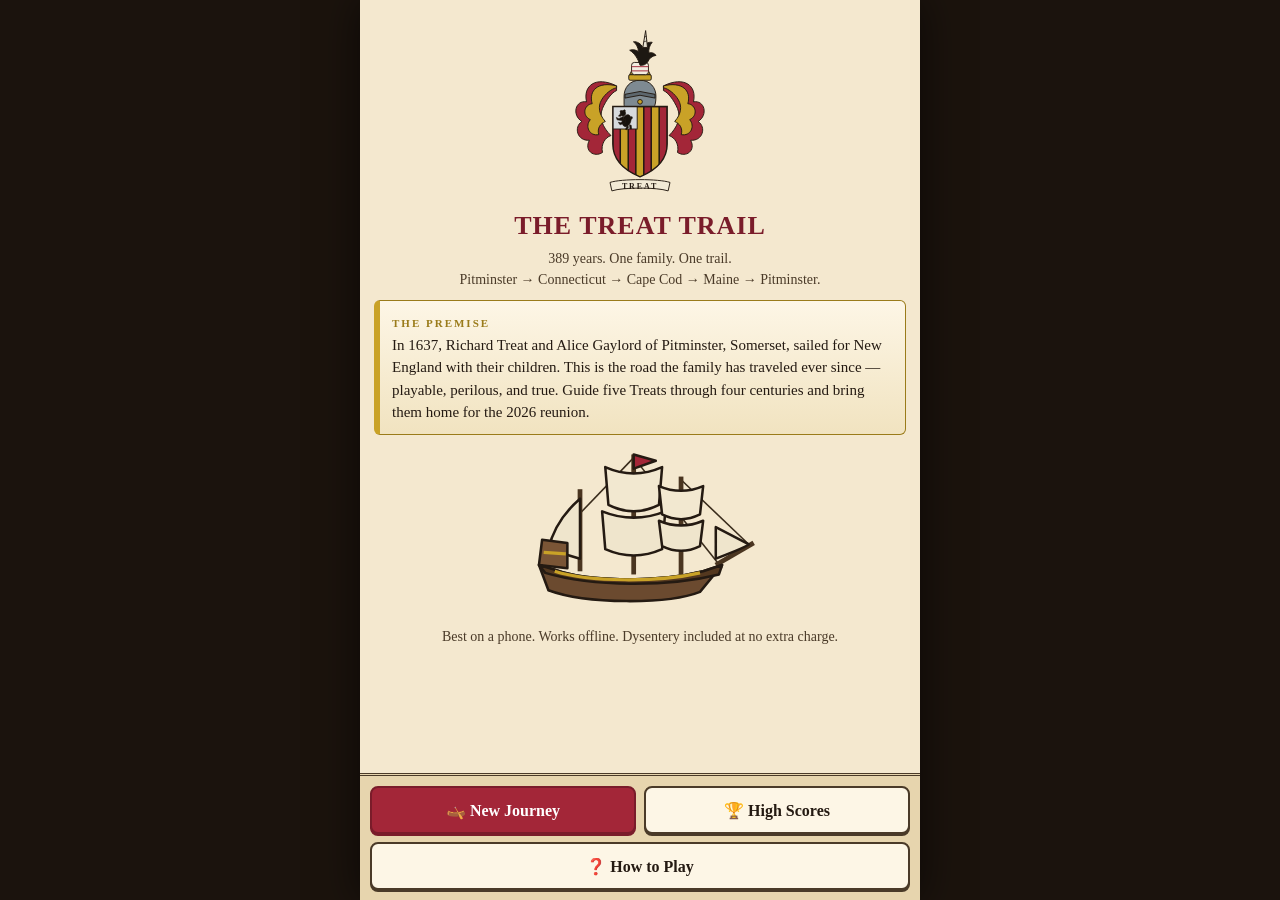
<file: extras/treat-trail-original.html>
<!DOCTYPE html>
<html lang="en">
<head>
<meta charset="utf-8">
<meta name="viewport" content="width=device-width, initial-scale=1, viewport-fit=cover, user-scalable=no">
<meta name="apple-mobile-web-app-capable" content="yes">
<title>The Treat Trail — 389 Years from Pitminster</title>
<style>
:root{
  --red:#a32638; --red2:#7a1c2a; --gold:#c9a227; --gold2:#9a7b1a;
  --silver:#d7dadd; --ink:#241a12; --ink2:#4a3a28;
  --parch:#f4e8cf; --parch2:#e7d5ae; --panel:#fdf6e6;
  --good:#2e6b34; --bad:#9c2121;
}
*{box-sizing:border-box; -webkit-tap-highlight-color:transparent}
html,body{margin:0;padding:0;height:100%;background:#1b130d}
body{font-family:Georgia,'Iowan Old Style','Times New Roman',serif;color:var(--ink)}
#app{
  display:flex; flex-direction:column;
  height:100vh; height:100dvh;
  max-width:560px; margin:0 auto;
  background:var(--parch);
  box-shadow:0 0 40px rgba(0,0,0,.6);
}
/* ---- top status strip ---- */
#status{
  flex:none; background:var(--ink); color:var(--parch);
  padding:6px 10px; padding-top:calc(6px + env(safe-area-inset-top));
  font-size:13px; line-height:1.5; display:none;
}
#status .row{display:flex; justify-content:space-between; gap:8px; flex-wrap:wrap}
#status b{color:var(--gold)}
/* ---- error banner ---- */
#errbar{
  display:none; flex:none; background:#7a1c2a; color:#fff;
  padding:8px 10px; font-size:12px; font-family:ui-monospace,Menlo,monospace;
}
/* ---- main scroll area ---- */
#main{
  flex:1 1 0; min-height:0; overflow-y:auto; -webkit-overflow-scrolling:touch;
  padding:14px 14px 20px;
}
/* ---- bottom action bar: in normal flex flow, can never be pushed off-screen ---- */
#bar{
  flex:none; display:flex; gap:8px; flex-wrap:wrap;
  padding:10px; padding-bottom:calc(10px + env(safe-area-inset-bottom));
  background:var(--parch2); border-top:3px double var(--ink2);
}
button{
  font-family:inherit; font-size:16px; font-weight:bold;
  min-height:48px; padding:8px 12px; flex:1 1 40%;
  background:var(--panel); color:var(--ink);
  border:2px solid var(--ink2); border-radius:8px;
  box-shadow:0 2px 0 var(--ink2); cursor:pointer;
}
button:active{transform:translateY(2px); box-shadow:none}
button.primary{background:var(--red); color:#fff; border-color:var(--red2); box-shadow:0 2px 0 var(--red2)}
button.gold{background:var(--gold); border-color:var(--gold2); box-shadow:0 2px 0 var(--gold2)}
button.small{min-height:40px; font-size:14px; flex:1 1 28%}
button:disabled{opacity:.45; cursor:default}
h1{font-size:26px; margin:8px 0; text-align:center; color:var(--red2); letter-spacing:1px}
h2{font-size:20px; margin:10px 0 6px; color:var(--red2)}
h3{font-size:16px; margin:10px 0 4px; color:var(--ink2)}
p{margin:6px 0; line-height:1.45}
.center{text-align:center}
.muted{color:var(--ink2); font-size:14px}
.card{
  background:var(--panel); border:2px solid var(--ink2); border-radius:10px;
  padding:12px; margin:10px 0; box-shadow:2px 3px 0 rgba(36,26,18,.25);
}
.hist{
  background:linear-gradient(#fdf6e6,#f1e3c0); border:1px solid var(--gold2);
  border-left:6px solid var(--gold); border-radius:6px; padding:10px 12px; margin:10px 0;
  font-size:15px; line-height:1.5;
}
.hist .tag{font-size:11px; letter-spacing:2px; color:var(--gold2); font-weight:bold}
.stat{display:flex; justify-content:space-between; padding:3px 0; border-bottom:1px dotted #c9b890; font-size:15px}
.stat b{font-variant-numeric:tabular-nums}
.party .stat span.sick{color:var(--bad); font-style:italic}
.choice{display:block; width:100%; text-align:left; margin:8px 0; flex:none}
.bigicon{font-size:44px; text-align:center; margin:4px 0}
.scenesvg{display:block; width:100%; border:2px solid var(--ink2); border-radius:10px; margin:8px 0; background:#9db8d2}
.lmg{transition:transform .7s linear}
.cloudA{animation:cloudmove 46s linear infinite}
.cloudB{animation:cloudmove 70s linear infinite; animation-delay:-35s}
.waveA{animation:waveshift 6s linear infinite}
.waveB{animation:waveshift 9.5s linear infinite reverse}
.scroll{animation:drift 7s linear infinite; animation-play-state:paused}
.go .scroll{animation-play-state:running}
.wheel{animation:spin 1.5s linear infinite; animation-play-state:paused; transform-box:fill-box; transform-origin:center}
.go .wheel{animation-play-state:running}
.go .roadline{animation:dashmove 1.1s linear infinite}
.bobber{animation:bob2 1.8s ease-in-out infinite}
.roller{animation:roll 5s ease-in-out infinite; transform-box:fill-box; transform-origin:center}
.rainfx,.snowfx,.fogfx{display:none}
.rain .rainfx{display:block}
.snow .snowfx{display:block}
.fog .fogfx{display:block}
.rainfall{animation:fall .6s linear infinite}
.snowfall{animation:fall 3.4s linear infinite}
@keyframes cloudmove{from{transform:translateX(-90px)}to{transform:translateX(430px)}}
@keyframes waveshift{from{transform:translateX(0)}to{transform:translateX(-120px)}}
@keyframes drift{from{transform:translateX(0)}to{transform:translateX(-360px)}}
@keyframes spin{to{transform:rotate(360deg)}}
@keyframes bob2{0%,100%{transform:translateY(0)}50%{transform:translateY(-3px)}}
@keyframes roll{0%,100%{transform:rotate(-1.6deg) translateY(0)}50%{transform:rotate(1.8deg) translateY(-3px)}}
@keyframes fall{from{transform:translateY(0)}to{transform:translateY(170px)}}
@keyframes dashmove{from{stroke-dashoffset:0}to{stroke-dashoffset:-26}}
.titleart{margin:6px auto; display:block}
.progress{height:14px; background:#d9c79c; border:1px solid var(--ink2); border-radius:7px; overflow:hidden; margin:6px 0}
.progress i{display:block; height:100%; background:var(--red)}
.log{font-size:14px; max-height:120px; overflow-y:auto; background:#f9efd8; border:1px dashed var(--ink2);
  border-radius:6px; padding:8px; margin-top:8px}
.log div{padding:1px 0; border-bottom:1px dotted #d8c69c}
input[type=text]{
  font-family:inherit; font-size:16px; padding:10px; width:100%;
  border:2px solid var(--ink2); border-radius:8px; background:#fff; margin:4px 0;
}
table.store{width:100%; border-collapse:collapse; font-size:15px}
table.store td{padding:7px 4px; border-bottom:1px dotted #c9b890; vertical-align:middle}
table.store td.r{text-align:right; white-space:nowrap}
.qbtn{min-height:40px; min-width:40px; flex:none; font-size:20px; padding:0 12px}
.huntbox{position:relative; height:300px; background:linear-gradient(#cfe3c0,#9dbd86);
  border:2px solid var(--ink2); border-radius:10px; overflow:hidden; touch-action:manipulation}
.huntbox.sea{background:linear-gradient(#9db8d2,#39618c)}
.huntbox .animal{position:absolute; font-size:34px; user-select:none; cursor:crosshair; transition:none}
.huntbox .pow{position:absolute; font-size:26px; pointer-events:none}
.grave{background:#3a3a3a; color:#eee; border-radius:60px 60px 6px 6px; padding:26px 16px 16px;
  text-align:center; max-width:300px; margin:14px auto; border:3px solid #222}
.grave .rip{font-size:30px}
.tombnote{font-style:italic}
.scorebar{display:flex; justify-content:space-between; font-size:15px; padding:2px 0}
.kbd{font-family:ui-monospace,Menlo,monospace; font-size:13px; background:#eee2c4; padding:1px 5px; border-radius:4px}
.flash{animation:flash .5s 3}
@keyframes flash{50%{background:#ffe9a8}}
.crestwrap{display:flex; justify-content:center; margin:4px 0}
</style>
</head>
<body>
<svg width="0" height="0" style="position:absolute" aria-hidden="true">
<defs>
<g id="crestArt">
  <!-- mantling -->
  <g stroke="#241a12" stroke-width="2" stroke-linejoin="round">
    <path d="M100,52 C55,30 28,52 36,86 C12,82 4,114 26,128 C8,140 16,170 42,168 C30,190 52,206 70,194 C66,176 76,162 88,158 C70,140 62,120 70,100 C78,82 90,66 100,62 Z" fill="#a32638"/>
    <path d="M100,52 C60,42 40,62 48,90 C30,92 26,116 44,124 C32,138 42,160 62,156 C58,142 66,132 76,128 C62,112 60,96 68,82 C76,68 90,58 100,56 Z" fill="#c9a227"/>
    <path d="M200,52 C245,30 272,52 264,86 C288,82 296,114 274,128 C292,140 284,170 258,168 C270,190 248,206 230,194 C234,176 224,162 212,158 C230,140 238,120 230,100 C222,82 210,66 200,62 Z" fill="#a32638"/>
    <path d="M200,52 C240,42 260,62 252,90 C270,92 274,116 256,124 C268,138 258,160 238,156 C242,142 234,132 224,128 C238,112 240,96 232,82 C224,68 210,58 200,56 Z" fill="#c9a227"/>
  </g>
  <!-- helm -->
  <g stroke="#241a12" stroke-width="2">
    <path d="M150,40 C128,40 116,56 116,74 L116,92 C116,98 122,102 130,102 L170,102 C178,102 184,98 184,74 C184,56 172,40 150,40 Z" fill="#7e8a92"/>
    <path d="M118,70 L150,64 L182,70 L182,78 L150,72 L118,78 Z" fill="#5d676e"/>
    <circle cx="150" cy="86" r="5" fill="#c9a227"/>
  </g>
  <!-- coronet + torse -->
  <g stroke="#241a12" stroke-width="2">
    <rect x="126" y="28" width="48" height="12" rx="3" fill="#c9a227"/>
    <path d="M128,28 L134,16 L142,28 L150,14 L158,28 L166,16 L172,28 Z" fill="#c9a227"/>
    <rect x="132" y="2" width="36" height="26" rx="6" fill="#f2ede0"/>
    <line x1="132" y1="11" x2="168" y2="11" stroke="#a32638"/>
    <line x1="132" y1="20" x2="168" y2="20" stroke="#a32638"/>
  </g>
  <!-- unicorn head -->
  <g stroke="#241a12" stroke-width="2" stroke-linejoin="round">
    <path d="M150,8 C146,-6 138,-18 128,-24 C134,-26 142,-25 147,-21 C146,-30 142,-38 136,-42 C144,-43 152,-38 156,-30 C160,-38 168,-42 176,-41 C170,-34 168,-26 169,-18 C175,-20 181,-18 184,-13 C176,-12 170,-7 167,0 C163,6 158,9 150,8 Z" fill="#1d1812"/>
    <path d="M156,-30 L162,-66 L166,-30 Z" fill="#e8e2d2"/>
    <line x1="158" y1="-42" x2="165" y2="-44" stroke="#241a12" stroke-width="1.5"/>
    <line x1="159" y1="-52" x2="164" y2="-54" stroke="#241a12" stroke-width="1.5"/>
  </g>
  <!-- shield -->
  <g stroke="#241a12" stroke-width="3">
    <clipPath id="shieldClip">
      <path d="M92,96 L208,96 L208,176 C208,210 184,232 150,246 C116,232 92,210 92,176 Z"/>
    </clipPath>
    <g clip-path="url(#shieldClip)">
      <rect x="92" y="96" width="116" height="160" fill="#a32638"/>
      <rect x="108" y="96" width="17" height="160" fill="#c9a227"/>
      <rect x="141" y="96" width="17" height="160" fill="#c9a227"/>
      <rect x="174" y="96" width="17" height="160" fill="#c9a227"/>
      <g stroke="#241a12" stroke-width="1.5">
        <line x1="108" y1="96" x2="108" y2="256"/><line x1="125" y1="96" x2="125" y2="256"/>
        <line x1="141" y1="96" x2="141" y2="256"/><line x1="158" y1="96" x2="158" y2="256"/>
        <line x1="174" y1="96" x2="174" y2="256"/><line x1="191" y1="96" x2="191" y2="256"/>
      </g>
      <!-- canton argent -->
      <rect x="92" y="96" width="52" height="48" fill="#d7dadd" stroke="#241a12" stroke-width="2"/>
      <!-- bear rampant (sable), facing dexter -->
      <g fill="#16110c" transform="translate(96,99) scale(.44)">
        <ellipse cx="58" cy="62" rx="20" ry="30" transform="rotate(18 58 62)"/>
        <circle cx="40" cy="26" r="13"/>
        <circle cx="31" cy="17" r="4.5"/><circle cx="47" cy="14" r="4.5"/>
        <path d="M30,30 C24,32 20,36 19,40 L31,40 Z"/>
        <path d="M44,40 L20,52 L8,46 L12,58 L40,62 Z"/>
        <path d="M52,52 L30,72 L18,70 L26,82 L52,72 Z"/>
        <path d="M62,86 L52,104 L58,106 L68,92 Z"/>
        <path d="M72,82 L74,102 L82,102 L80,84 Z"/>
        <path d="M74,48 L84,42 L86,50 L78,56 Z"/>
      </g>
    </g>
    <path d="M92,96 L208,96 L208,176 C208,210 184,232 150,246 C116,232 92,210 92,176 Z" fill="none"/>
  </g>
  <!-- scroll -->
  <g stroke="#241a12" stroke-width="2">
    <path d="M86,258 C110,250 190,250 214,258 L210,276 C186,268 114,268 90,276 Z" fill="#f2ead6"/>
    <text x="150" y="271" text-anchor="middle" font-size="17" font-weight="bold" font-family="Georgia,serif" fill="#241a12" stroke="none" letter-spacing="4">TREAT</text>
  </g>
</g>

<!-- period ship, facing right -->
<g id="shipArt" stroke="#241a12" stroke-width="1.6" stroke-linejoin="round">
  <line x1="72" y1="8" x2="128" y2="78" stroke="#3a2c1c" stroke-width="1"/>
  <line x1="72" y1="8" x2="20" y2="62" stroke="#3a2c1c" stroke-width="1"/>
  <line x1="102" y1="22" x2="146" y2="64" stroke="#3a2c1c" stroke-width="1"/>
  <line x1="72" y1="6" x2="72" y2="82" stroke="#4a3520" stroke-width="3"/>
  <line x1="102" y1="20" x2="102" y2="82" stroke="#4a3520" stroke-width="3"/>
  <line x1="38" y1="28" x2="38" y2="80" stroke="#4a3520" stroke-width="3"/>
  <line x1="124" y1="76" x2="148" y2="62" stroke="#4a3520" stroke-width="3"/>
  <path d="M124,72 C134,68 140,66 145,63 L124,52 Z" fill="#efe5cc"/>
  <path d="M54,14 Q72,22 90,14 L88,38 Q72,46 56,38 Z" fill="#f2e8d0"/>
  <path d="M52,42 Q72,50 92,42 L90,66 Q72,74 54,66 Z" fill="#efe5cc"/>
  <path d="M88,26 Q102,32 116,26 L114,44 Q102,50 90,44 Z" fill="#f2e8d0"/>
  <path d="M88,48 Q102,54 116,48 L114,64 Q102,70 90,64 Z" fill="#efe5cc"/>
  <path d="M38,34 L38,72 L18,66 Q22,48 38,34 Z" fill="#efe5cc"/>
  <path d="M72,6 L86,10 L72,15 Z" fill="#a32638"/>
  <path d="M12,76 L14,60 L30,62 L30,78 Z" fill="#7a5536"/>
  <line x1="15" y1="68" x2="29" y2="69" stroke="#c9a227" stroke-width="2"/>
  <path d="M12,76 L18,92 C42,101 94,101 114,93 L128,76 L116,80 C88,87 44,87 22,79 Z" fill="#6b4a2f"/>
  <path d="M12,76 L22,79 C44,87 88,87 116,80 L128,76 L126,82 C94,90 46,90 16,81 Z" fill="#54381f"/>
  <path d="M22,80 C44,87 88,87 114,81" fill="none" stroke="#c9a227" stroke-width="2"/>
</g>
<!-- covered ox-wagon, facing right -->
<g id="oxwagonArt" stroke="#241a12" stroke-width="1.6" stroke-linejoin="round">
  <path d="M8,52 Q12,20 40,20 L48,20 Q74,20 78,52 Z" fill="#f2e8d0"/>
  <path d="M20,49 Q22,27 38,25 M34,50 Q35,23 44,23 M52,50 Q54,24 48,23 M66,50 Q64,27 52,25" fill="none" stroke="#cbb98e" stroke-width="1.3"/>
  <rect x="6" y="50" width="76" height="20" fill="#6b4a2f"/>
  <line x1="6" y1="56" x2="82" y2="56" stroke="#54381f" stroke-width="2"/>
  <line x1="82" y1="66" x2="112" y2="68" stroke="#4a3520" stroke-width="3"/>
  <ellipse cx="116" cy="64" rx="19" ry="11" fill="#9c7848"/>
  <line x1="104" y1="72" x2="104" y2="90"/><line x1="124" y1="72" x2="124" y2="90"/>
  <ellipse cx="120" cy="68" rx="20" ry="12" fill="#c89a64"/>
  <rect x="124" y="54" width="5" height="16" rx="2" fill="#4a3520"/>
  <path d="M133,51 C127,42 132,36 138,47 Z" fill="#f2e8d0"/>
  <path d="M143,51 C149,42 144,36 138,47 Z" fill="#f2e8d0"/>
  <circle cx="138" cy="60" r="8" fill="#c89a64"/>
  <ellipse cx="142" cy="63" rx="4.5" ry="3.2" fill="#b08a5a"/>
  <circle cx="140" cy="57" r="1.3" fill="#241a12" stroke="none"/>
  <line x1="110" y1="77" x2="110" y2="93"/><line x1="128" y1="77" x2="128" y2="93"/>
  <path d="M101,64 Q96,74 100,82" fill="none"/>
  <g class="wheel"><circle cx="26" cy="78" r="14" fill="#a07f4a"/><line x1="26" y1="65" x2="26" y2="91"/><line x1="13" y1="78" x2="39" y2="78"/><line x1="17" y1="69" x2="35" y2="87"/><line x1="35" y1="69" x2="17" y2="87"/><circle cx="26" cy="78" r="3" fill="#241a12"/></g>
  <g class="wheel"><circle cx="66" cy="80" r="11" fill="#a07f4a"/><line x1="66" y1="70" x2="66" y2="90"/><line x1="56" y1="80" x2="76" y2="80"/><line x1="59" y1="73" x2="73" y2="87"/><line x1="73" y1="73" x2="59" y2="87"/><circle cx="66" cy="80" r="2.5" fill="#241a12"/></g>
</g>
<!-- horse & cart, facing right -->
<g id="horsecartArt" stroke="#241a12" stroke-width="1.6" stroke-linejoin="round">
  <rect x="8" y="48" width="56" height="18" fill="#6b4a2f"/>
  <line x1="8" y1="54" x2="64" y2="54" stroke="#54381f" stroke-width="2"/>
  <circle cx="32" cy="30" r="6" fill="#241a12"/>
  <line x1="23" y1="26" x2="41" y2="26" stroke="#241a12" stroke-width="3"/>
  <path d="M26,36 Q32,34 38,36 L38,48 L26,48 Z" fill="#241a12"/>
  <line x1="64" y1="60" x2="92" y2="62" stroke="#4a3520" stroke-width="3"/>
  <ellipse cx="102" cy="63" rx="22" ry="10.5" fill="#5a3c22"/>
  <path d="M110,58 C114,48 120,40 129,36 L136,42 C132,47 128,54 126,63 L112,64 Z" fill="#5a3c22"/>
  <circle cx="132" cy="40" r="6" fill="#5a3c22"/>
  <ellipse cx="138" cy="43" rx="4.5" ry="3" fill="#5a3c22"/>
  <path d="M130,37 L127,28 L134,33 Z" fill="#5a3c22"/>
  <circle cx="133" cy="38" r="1.2" fill="#f2e8d0" stroke="none"/>
  <path d="M110,57 Q118,44 128,36" stroke-width="3" fill="none" stroke="#241a12"/>
  <path d="M82,59 Q76,70 82,82" fill="none"/>
  <line x1="92" y1="70" x2="92" y2="92"/><line x1="100" y1="72" x2="100" y2="92"/><line x1="108" y1="72" x2="108" y2="92"/><line x1="116" y1="70" x2="116" y2="92"/>
  <path d="M38,30 Q88,36 130,42" fill="none" stroke="#54381f" stroke-width="1.4"/>
  <g class="wheel"><circle cx="36" cy="76" r="14" fill="#a07f4a"/><line x1="36" y1="63" x2="36" y2="89"/><line x1="23" y1="76" x2="49" y2="76"/><line x1="27" y1="67" x2="45" y2="85"/><line x1="45" y1="67" x2="27" y2="85"/><circle cx="36" cy="76" r="3" fill="#241a12"/></g>
</g>
<!-- vintage motorcar, facing right -->
<g id="motorcarArt" stroke="#241a12" stroke-width="1.6" stroke-linejoin="round">
  <path d="M30,46 L34,28 L62,28 L66,46 Z" fill="#7a1c2a"/>
  <path d="M38,32 L58,32 L60,42 L36,42 Z" fill="#cfe3f5"/>
  <path d="M10,62 L14,48 L30,46 L66,46 L74,48 C88,48 100,52 112,54 L124,58 L124,68 L10,68 Z" fill="#a32638"/>
  <rect x="12" y="50" width="14" height="10" fill="#8a6b40"/>
  <path d="M22,68 A14,14 0 0 1 50,68" fill="none" stroke="#241a12" stroke-width="4"/>
  <path d="M88,68 A14,14 0 0 1 116,68" fill="none" stroke="#241a12" stroke-width="4"/>
  <circle cx="121" cy="54" r="4" fill="#c9a227"/>
  <line x1="117" y1="58" x2="117" y2="68" stroke="#54381f" stroke-width="2"/>
  <g class="wheel"><circle cx="36" cy="70" r="11" fill="#2c2c2c"/><circle cx="36" cy="70" r="5" fill="#cbb98e"/><line x1="36" y1="65" x2="36" y2="75"/><line x1="31" y1="70" x2="41" y2="70"/></g>
  <g class="wheel"><circle cx="102" cy="70" r="11" fill="#2c2c2c"/><circle cx="102" cy="70" r="5" fill="#cbb98e"/><line x1="102" y1="65" x2="102" y2="75"/><line x1="97" y1="70" x2="107" y2="70"/></g>
</g>
<!-- airliner, facing right -->
<g id="planeArt" stroke="#241a12" stroke-width="1.6" stroke-linejoin="round">
  <path d="M18,41 L6,12 L20,12 L38,39 Z" fill="#d7dadd"/>
  <path d="M10,38 L150,38 C157,39 157,44 151,46 L24,52 C14,50 8,44 10,38 Z" fill="#f6f6f4"/>
  <path d="M72,44 L44,68 L62,68 L94,46 Z" fill="#b9c2c9"/>
  <line x1="14" y1="44" x2="146" y2="42" stroke="#a32638" stroke-width="2"/>
  <path d="M142,39 C146,39 149,41 150,43 L142,44 Z" fill="#36506a"/>
  <circle cx="46" cy="42" r="1.6" fill="#36506a" stroke="none"/><circle cx="58" cy="42" r="1.6" fill="#36506a" stroke="none"/><circle cx="70" cy="42" r="1.6" fill="#36506a" stroke="none"/><circle cx="82" cy="42" r="1.6" fill="#36506a" stroke="none"/><circle cx="94" cy="41.5" r="1.6" fill="#36506a" stroke="none"/><circle cx="106" cy="41.5" r="1.6" fill="#36506a" stroke="none"/><circle cx="118" cy="41" r="1.6" fill="#36506a" stroke="none"/>
</g>
</defs>
</svg>

<div id="app">
  <div id="errbar"></div>
  <div id="status"></div>
  <div id="main">
    <!-- Static fallback: visible ONLY when JavaScript isn't running (file previews). The game replaces this instantly. -->
    <h1>THE TREAT TRAIL</h1>
    <div class="hist">
      <span class="tag">ALMOST THERE</span><br>
      If you can read this, you’re looking at a <b>preview</b> — previews show the page but won’t run the game.
      It needs a real browser. Takes ten seconds:
    </div>
    <div class="card">
      <p><b>📱 iPhone:</b> Tap the share icon and <b>Save to Files</b>. Then open the <b>Files</b> app, press and hold <b>treat-trail.html</b>, choose <b>Share</b>, and pick <b>Safari</b> (in the row of app icons). The title screen should appear.</p>
      <p><b>🤖 Android:</b> Download the file, then open it from your notifications or the Files app and choose <b>Open with Chrome</b>.</p>
      <p><b>💻 Computer:</b> Double-click the file — it opens in your browser and just works.</p>
    </div>
    <p class="center muted">Sharing with the whole family? Easiest is putting the file at a web link so everyone just taps a URL — free static hosts like Netlify Drop do it in two minutes.</p>
  </div>
  <div id="bar"></div>
</div>
<script>
/* ============ error reporter (visible, not silent) ============ */
window.onerror = function(msg, src, line, col, err){
  // Ignore noise from browser extensions and other cross-origin scripts:
  // browsers sanitize those to "Script error." at line 0 with no real source.
  // Only surface genuine errors coming from the game's own code.
  if(!line || msg==='Script error.' || msg==='Script error' || /-extension:\/\//.test(src||'')){ return false; }
  var e = document.getElementById('errbar');
  if(e){ e.style.display='block'; e.textContent='⚠️ ' + msg + ' (line ' + line + ') — tell Josh to tell Claude.'; }
};
/* ============ safe storage ============ */
var LS = {
  ok:true, mem:{},
  get:function(k,d){ try{ var v=localStorage.getItem(k); return v===null?d:JSON.parse(v);}catch(e){ this.ok=false; return (k in this.mem)?this.mem[k]:d; } },
  set:function(k,v){ try{ localStorage.setItem(k,JSON.stringify(v)); }catch(e){ this.ok=false; this.mem[k]=v; } },
  del:function(k){ try{ localStorage.removeItem(k); }catch(e){ delete this.mem[k]; } }
};
</script>
<script>
/*DATA-START*/
var OCC = [
  {id:'gov', icon:'🏛️', name:'The Governor', who:'after Gov. Robert Treat (1624–1710)', cash:1600, mult:1,
   perk:'Starts wealthy. Towns know your name — ferries, pilots and doctors charge you half.'},
  {id:'rev', icon:'📖', name:'The Preacher', who:'after Rev. Samuel Treat (1648–1717)', cash:1000, mult:2,
   perk:'Keeps spirits up. The sick in your party recover noticeably faster.'},
  {id:'arm', icon:'🔧', name:'The Armorer', who:'after Lt. Joshua Treat (1726–1802)', cash:700, mult:3,
   perk:'Half-price powder & shot, fewer breakdowns, and you can haul 150 lbs back from a hunt.'},
  {id:'nat', icon:'🌿', name:'The Naturalist', who:'after Mary Treat (1830–1923)', cash:850, mult:2.5,
   perk:'Knows the cures Darwin praised. Medicine works twice as well and illness strikes your party less often.'}
];
var DEFAULT_PARTY = ['Joshua','Alice','Robert','Samuel','William'];
var NAME_POOL = ['Richard','Alice','Robert','Samuel','Joseph','Joshua','Honoria','Mary','Charles','William','Nathaniel','Upham','Jonathan'];
var DISEASES = ['dysentery','cholera','typhoid','camp fever','smallpox','measles'];
var MONTHS = ['January','February','March','April','May','June','July','August','September','October','November','December'];

/* weather: [name, icon, speedFactor, sickRisk] */
var WX = {
  sea:    [['fair winds','🌤️',1.15,0],['steady breeze','⛅',1,0],['dead calm','🌫️',.25,.006],['squalls','🌧️',.8,.012],['gale','🌊',.55,.03],['fog','🌫️',.6,.006]],
  mild:   [['clear','☀️',1,0],['warm','🌤️',1,0],['rain','🌧️',.7,.012],['thunderstorm','⛈️',.5,.018],['cool','⛅',1,0],['hot','🥵',.85,.012]],
  maine:  [['clear & cold','🌤️',1,.006],['snow','🌨️',.55,.025],['deep snow','❄️',.35,.04],['freezing rain','🌧️',.5,.03],['bitter wind','🌬️',.7,.03],['brief thaw','⛅',1,0]],
  modern: [['clear','☀️',1,0],['drizzle','🌦️',.95,0],['headwinds','🌬️',.85,0],['storm front','⛈️',.6,0]]
};

/* CHAPTERS. miles are game-miles from chapter start. */
var CHAPTERS = [
{ title:'The Crossing', sub:'Pitminster to the New World — 1637', mode:'sea', vehicle:'ship',
  startY:1637, startM:3, startD:10, len:3000, rate:95, wx:'sea', sky:['#aebfd4','#56789e'], ground:'#39618c',
  intro:'Spring, 1637. Richard Treat of Pitminster — baptized in the church of St. Andrew & St. Mary in 1584, son of Robert and Honoria Trott — has sold the farm. With his wife Alice Gaylord and their children, he walks to Bristol and books passage for New England. Three thousand miles of the North Atlantic lie ahead.',
  landmarks:[
   {at:0, name:'Port of Bristol', icon:'⚓', type:'start',
    hist:'The family name was originally Trott. Richard married Alice Gaylord at the Pitminster church on April 27, 1615 — she had been baptized there herself in 1594. In 1637 they left it all behind.'},
   {at:700, name:'Open Atlantic', icon:'🌊', type:'spot',
    hist:'A week out, England below the horizon. Among the children aboard is young Robert Treat, baptized at Pitminster in 1624 — one day to be a colonial governor.'},
   {at:1500, name:'Mid-Ocean', icon:'🌊', type:'spot',
    hist:'Halfway. Ships like this one carried the Great Migration — some 20,000 souls to New England in a single decade. The Treats are now among them.'},
   {at:2300, name:'The Grand Banks', icon:'🐟', type:'spot', fish:true,
    hist:'Fog and fishing grounds off Newfoundland. Cod here run thick — a fortunate crew can refill the hold. Land is near.'},
   {at:3000, name:'Boston Landfall', icon:'🏘️', type:'finale', shop:true, year:1637, month:8,
    hist:'Land! The family comes ashore in Massachusetts Bay, then presses on to settle in Wethersfield, Connecticut — one of the colony’s oldest towns. The American story of the Treats begins.'}
  ]},
{ title:'Planting Connecticut', sub:'Wethersfield, Milford & Newark — 1637–1687', mode:'land', vehicle:'oxwagon',
  startY:1637, startM:9, startD:2, len:400, rate:16, wx:'mild', sky:['#cfe3f5','#8fb7d8'], ground:'#6f8f4f',
  intro:'From Boston the family drives an ox-cart west through the forest to the Connecticut River valley. A farm must be cleared, a town built, a colony planted. The work of three generations begins.',
  landmarks:[
   {at:0, name:'Boston', icon:'🏘️', type:'start',
    hist:'Provisions are dear in a new colony, but the road west is open.'},
   {at:95, name:'The Connecticut River', icon:'🛶', type:'river', depth:6, ferry:12,
    hist:'The great river of the colony. On its far bank: Wethersfield, where Richard Treat will be a town leader, juror, and deputy for decades.'},
   {at:110, name:'Wethersfield', icon:'🌾', type:'town', shop:true, year:1644,
    hist:'Home. Richard Treat served on the committee collecting the Fenwick tax to support students at the college at Cambridge — Harvard (1644). In 1662, King Charles II named him an original patentee of the Royal Charter of Connecticut. He died here in 1669.'},
   {at:180, name:'Milford', icon:'⛵', type:'town', shop:true, year:1639,
    hist:'Robert Treat co-founded Milford in 1639. He would be buried here in 1710, after a life that shaped two colonies.'},
   {at:290, name:'Newark Landing', icon:'🌳', type:'town', year:1666,
    hist:'May 17, 1666 — Robert Treat leads Puritan settlers up the Passaic River and founds Newark, New Jersey. He wanted to call it Milford; Rev. Abraham Pierson’s "New Ark" won out. Early accounts call Robert "the founder of Newark."'},
   {at:400, name:'Hartford — the Charter Oak', icon:'🌳', type:'finale', year:1687, month:9,
    hist:'October 1687. Royal governor Edmund Andros marches into Hartford with troops to seize Connecticut’s charter. Governor Robert Treat rises to speak...'}
  ]},
{ title:'The Preacher’s Road', sub:'Milford to Eastham, Cape Cod — 1672', mode:'land', vehicle:'horsecart',
  startY:1672, startM:3, startD:20, len:260, rate:17, wx:'mild', sky:['#d8e9f7','#9fc4e0'], ground:'#c8b87e',
  intro:'The trail turns back a few years, to 1672. Rev. Samuel Treat, son of the Governor — Harvard-trained, thunder-voiced — takes the long sandy road to Eastham on Cape Cod, where he will preach for 45 years.',
  landmarks:[
   {at:0, name:'Milford', icon:'⛪', type:'start',
    hist:'Samuel leaves his father’s town with little but books and conviction.'},
   {at:105, name:'Providence', icon:'🏘️', type:'town', shop:true,
    hist:'Roger Williams’ town — a haven for dissenters of every stripe. The taverns have opinions about Connecticut men.'},
   {at:150, name:'Plymouth', icon:'🪨', type:'town', shop:true,
    hist:'The old colony, settled 1620 — seventeen years before the Treats crossed. From here the Cape curls east into the sea.'},
   {at:200, name:'The Great Dunes', icon:'🏜️', type:'spot',
    hist:'Sand to the horizon. Carts bog, horses balk, and the wind never stops. Eastham folk call this road a sermon in itself.'},
   {at:225, name:'Nauset Tidal Flats', icon:'🦀', type:'river', depth:3, ferry:0, tidal:true,
    hist:'At low tide a cart can cross the flats — if it doesn’t dawdle. The sea returns on its own schedule.'},
   {at:260, name:'Eastham', icon:'⛪', type:'finale', year:1672, month:5,
    hist:'Rev. Samuel Treat ministered here until his death in 1717, famous for fire-and-brimstone sermons — and remembered for something gentler: he learned the language of the Nauset people and ministered among them for decades, in their own tongue.'}
  ]},
{ title:'The Maine Frontier', sub:'Cape Cod to the Penobscot — 1752–1842', mode:'land', vehicle:'oxwagon',
  startY:1759, startM:8, startD:14, len:500, rate:15, wx:'maine', sky:['#dfe9ef','#9ab4c4'], ground:'#e8eef2',
  intro:'Two generations pass at Eastham. Then Lt. Joshua Treat — gunsmith, armorer, interpreter of the Penobscot language — turns north toward the Maine frontier, where no permanent English settler has yet stayed on the Penobscot River. Winter is coming.',
  landmarks:[
   {at:0, name:'Eastham', icon:'⛪', type:'start',
    hist:'The name Joshua enters the line in the 1720s — and never leaves it.'},
   {at:160, name:'Falmouth (Portland)', icon:'🏘️', type:'town', shop:true,
    hist:'Last big harbor before the frontier. Stock up: the woods ahead sell nothing.'},
   {at:260, name:'Fort St. Georges', icon:'🏰', type:'town', year:1752,
    hist:'Here in October 1752, Joshua Treat — trusted by both sides as an interpreter — witnessed the treaty with the Penobscot. His skill with their language made him a man worth knowing on this frontier.'},
   {at:300, name:'The Penobscot Crossing', icon:'🧊', type:'river', depth:9, ferry:20, ice:true,
    hist:'The great river of Maine — a highway in summer, a bridge of ice in deep winter, and a grave in between.'},
   {at:330, name:'Fort Pownall', icon:'🏰', type:'town', shop:true, year:1759,
    hist:'In 1759 Joshua accompanied Governor Thomas Pownall’s expedition and became armorer of the new Fort Pownall — the first permanent English settler on the Penobscot River. He served until the fort was dismantled in 1775, settling at what is now Stockton Springs.'},
   {at:355, name:'Marsh Stream', icon:'🪵', type:'river', depth:4, ferry:0, year:1774,
    hist:'In 1774 Joshua built the first sawmill and log dam on Marsh Stream — Frankfort’s first settlement. The British burned the mill in 1779; he rebuilt it four years later. "The Treat mills" ran here for a century.'},
   {at:370, name:'Winterport', icon:'🏘️', type:'town', shop:true, year:1860,
    hist:'Set off from Frankfort in 1860, Winterport is the heart of the old Treat homeland — birthplace of Judge William W. Treat. Frankfort’s town library still occupies the homestead of Robert Treat, a War of 1812 veteran. Charles H. Treat, future U.S. Treasurer, was born in Frankfort in 1842.'},
   {at:410, name:'Orono', icon:'🏛️', type:'town', year:1830,
    hist:'Nathaniel Treat (1798–1894) — lumberman, bank president, state legislator — built his brick home here in the 1830s. It stands today on the National Register of Historic Places. In 1820, Major Joseph Treat surveyed the Penobscot and St. John lands for Maine’s first governor, guided by John Neptune, lieutenant governor of the Penobscot Nation.'},
   {at:500, name:'Eastport & Treat Island', icon:'🦞', type:'finale', year:1842, month:6,
    hist:'In 1842, Upham Stowers Treat of Eastport became the first person in America to can lobster — the first one-pound can sold for 3 cents — helping launch the industry that made lobster Maine’s icon. He bought the island in Passamaquoddy Bay that still bears the name Treat Island; in 1863, Civil War soldiers built a battery there to guard America’s easternmost port. Today it is a nature preserve and eagle-nesting site.'}
  ]},
{ title:'The Long Road Home', sub:'Maine to Pitminster — 1905–2026', mode:'modern', vehicle:'motorcar',
  startY:1905, startM:5, startD:1, len:4400, rate:300, wx:'modern', sky:['#cfe8f7','#8fd0f0'], ground:'#7c9c5e',
  intro:'The family spreads with the century — into courtrooms, banks, party conventions and the Treasury itself. And in June 2026, the Treats do something no generation has done in 389 years: they go home to Pitminster. One last leg.',
  landmarks:[
   {at:0, name:'Winterport', icon:'🏘️', type:'start',
    hist:'The motorcar replaces the ox-cart. The trail, at last, runs east.'},
   {at:250, name:'Exeter, New Hampshire', icon:'⚖️', type:'town', shop:true, year:1958,
    hist:'Judge William W. Treat (1918–2010), born in Winterport: NH Republican chairman (1954–58) — who in the 1956 primary led the write-in campaign that gave Vice President Nixon a surprise show of strength for renomination — Secretary of the U.S. Electoral College (1956–64), delegate to four national conventions, probate judge for 25 years and author of the three-volume Treat on Probate, founder of Bank Meridian, director of the Federal Reserve Bank of Boston, and member of a UN human-rights sub-commission in Geneva. His dinner table famously seated political opposites together — a legacy the Judge William W. Treat Fellowship at UNH (est. 2018) carries on.'},
   {at:600, name:'Washington, D.C.', icon:'🏛️', type:'town', year:1905,
    hist:'Charles H. Treat of Frankfort, Maine — who taught school to pay his own way to Dartmouth — served as 21st Treasurer of the United States (1905–1909) under Theodore Roosevelt and Taft. Roosevelt wrote to him admiringly about his gift for expressing things well, and thanked him on Election Day 1908. In 1917, Maj. Gen. Charles G. Treat led the American Military Mission to Italy. And in 1776, Robert Treat Paine of the descendant line signed the Declaration of Independence.'},
   {at:1200, name:'Des Moines, Iowa', icon:'🌽', type:'town', year:2026,
    hist:'The family tradition of public life carries on — Joseph B. Treat chaired the Wisconsin Republican Party back in 1898, and the present generation still works campaigns in the arena, from Iowa’s 3rd District (2022) to the 2026 governor’s race. The road now turns toward an airport, and an ocean the family last crossed going the other way.'},
   {at:1500, name:'The Atlantic, Again', icon:'✈️', type:'spot', plane:true,
    hist:'In 1637 this crossing took five months and cost lives. Tonight it takes seven hours and costs legroom. Somewhere below, the wake of a small wooden ship.'},
   {at:4400, name:'Pitminster, Somerset', icon:'⛪', type:'finale', year:2026, month:5,
    hist:'June 2026. The Church of St. Andrew & St. Mary, Pitminster — where Richard Trott was baptized in 1584, where he married Alice Gaylord in 1615. Inside hangs the brass tablet to Richard and Robert Treat, placed in 1902 by family genealogist John Harvey Treat. The family walks in together, 389 years after Richard walked out. Welcome home.'}
  ]}
];

/* random events: ch = chapter indexes; w = weight; some have cond(s) */
var EVENTS = [
 {ch:[0], w:3, txt:'A gale tears at the rigging through the night.', fx:{food:-15, partsMaybe:1}},
 {ch:[0], w:2, txt:'Dead calm. The sails hang like laundry; the master mutters about provisions.', fx:{days:2}},
 {ch:[0], w:2, txt:'Rats have gotten into the stores.', fx:{food:-20}},
 {ch:[0], w:2, txt:'A whale surfaces alongside and keeps company for an hour. The children are beside themselves.', fx:{morale:8}},
 {ch:[0], w:2, txt:'Alice leads the families in psalms below deck. Even the sailors hush.', fx:{morale:10}},
 {ch:[0], w:1, txt:'Fever spreads in the crowded ’tween decks.', fx:{sicken:'ship fever'}},
 {ch:[0], w:1, txt:'A passenger spots land birds — the coast cannot be far!', fx:{morale:6}},
 {ch:[0], w:1, txt:'Seawater has spoiled a clothing chest.', fx:{clothes:-1}},
 {ch:[1,2], w:2, txt:'The Fenwick tax falls due — Richard’s committee collects for the scholars at Cambridge college (Harvard).', fx:{money:-15, morale:4}},
 {ch:[1,2], w:2, txt:'Wolves circle the oxen in the night. You burn powder to drive them off.', fx:{ammo:-8}},
 {ch:[1], w:1, txt:'Word arrives: King Charles II has named Richard Treat an original patentee of the Royal Charter of Connecticut!', fx:{morale:14}, once:'charter62'},
 {ch:[1], w:1, txt:'Militia alarm — King Philip’s War. Robert Treat commands the Connecticut forces; the train-band musters for drill.', fx:{days:2, morale:5}, once:'kpw'},
 {ch:[1,2], w:2, txt:'An axle cracks on a corduroy road.', fx:{parts:-1, daysIfNoParts:3}},
 {ch:[1,2,3], w:2, txt:'You find wild blueberries — pails of them.', fx:{food:18, morale:4}},
 {ch:[1,2,3], w:1, txt:'A stray dog adopts the party. Morale soars; the food lasts slightly less long.', fx:{morale:8, food:-5}},
 {ch:[2], w:2, txt:'A nor’easter pins you in camp among the dunes.', fx:{days:2, food:-8}},
 {ch:[2], w:2, txt:'Nauset neighbors share a stranded pilot whale. Samuel practices their language over supper.', fx:{food:60, morale:8}},
 {ch:[2], w:1, txt:'Samuel preaches at a crossroads meetinghouse. The sermon is two hours of thunder; the collection plate is kind.', fx:{money:14, days:1, morale:5}},
 {ch:[2], w:1, txt:'Cart bogs to the hubs in sand.', fx:{days:1}},
 {ch:[3], w:3, txt:'Blizzard. The world goes white and you dig in.', fx:{days:2, food:-12, frostRisk:true}},
 {ch:[3], w:2, txt:'A moose blocks the trail and declines to be reasoned with.', fx:{days:1}},
 {ch:[3], w:2, txt:'John Neptune’s people show you a better path along the river.', fx:{miles:18, morale:6}},
 {ch:[3], w:1, txt:'British raiders put the torch to the Treat mill at Marsh Bay — as they did in 1779. You salvage what you can; it WILL be rebuilt.', fx:{money:-25, morale:-8, parts:-1}, once:'mill79', after:355},
 {ch:[3], w:2, txt:'Your lobster cans — three cents the pound — sell briskly to a Boston schooner.', fx:{money:22}, after:480},
 {ch:[3], w:2, txt:'Deep cold. The firewood goes fast and the kettle never quite boils.', fx:{food:-10, frostRisk:true}},
 {ch:[3], w:1, txt:'A timber sledge overturns on river ice; an ox goes down hard.', fx:{oxen:-1}},
 {ch:[4], w:2, txt:'Flat tire on a gravel mile.', fx:{parts:-1, daysIfNoParts:1}},
 {ch:[4], w:2, txt:'A framed letter surfaces in the luggage — Theodore Roosevelt to Treasurer Treat, 1908, praising his way with words.', fx:{morale:10}, once:'tr08'},
 {ch:[4], w:2, txt:'Mary Treat’s letters from Darwin come up at dinner — fifteen of them, more than any woman naturalist of her era. She corrected his bladderwort theory; he credited her in print.', fx:{morale:8}, once:'darwin'},
 {ch:[4], w:1, txt:'A cousin recalls the famous kin: two Bush presidents, Samuel Colt, Gideon Welles, Henry Ford II, Treat Williams. The car ride passes quickly.', fx:{morale:6}, once:'cousins'},
 {ch:[4], w:1, txt:'Fog grounds the flight for a day. Airport sandwiches: $19.', fx:{days:1, money:-19}},
 /* generic misfortunes */
 {ch:[1,2,3], w:2, txt:'Bad water at the campsite.', fx:{sickenRandom:true}},
 {ch:[1,2,3], w:1, txt:'A thief slips through camp in the dark.', fx:{stealth:true}},
 {ch:[1,2,3], w:2, txt:'An ox wanders off in the night.', fx:{oxStray:true}},
 {ch:[0,1,2,3], w:2, txt:'%N has taken a bad fall.', fx:{injure:true}},
 {ch:[1,2,3,4], w:2, txt:'Heavy going. Nothing for it but patience.', fx:{}},
 {ch:[0,1,2,3,4], w:3, txt:'A quiet day on the trail. The family tells stories of Pitminster.', fx:{morale:3}}
];

/* hunting tables per chapter: [emoji, name, lbs, speed, size] */
var GAME_ANIMALS = {
  0:[['🐟','cod',9,3.2,30],['🐟','cod',9,3.4,30],['🐠','haddock',6,4,26],['🦈','halibut',30,2.2,40],['🐋','(too big — leave it)',0,1.4,52]],
  1:[['🐇','rabbit',3,4.5,26],['🦃','turkey',9,3.4,32],['🦌','deer',55,2.8,38],['🦆','duck',3,4.8,26],['🐻','black bear',110,1.9,44]],
  2:[['🐇','rabbit',3,4.5,26],['🦆','duck',3,4.8,26],['🦃','turkey',9,3.4,32],['🦌','deer',55,2.8,38],['🐟','striper',8,3.6,28]],
  3:[['🐇','snowshoe hare',3,4.6,26],['🦌','deer',55,2.8,38],['🫎','moose',320,1.7,52],['🐻','black bear',110,2,44],['🦆','eider',3,4.8,26]],
  4:null /* no hunting in 2026 — there's a farmers' market */
};
/*DATA-END*/
</script>
<script>
/*CORE-START*/
var RNG = { f: Math.random };
function rnd(){ return RNG.f(); }
function ri(a,b){ return a + Math.floor(rnd()*(b-a+1)); }
function pick(arr){ return arr[Math.floor(rnd()*arr.length)]; }
function clamp(v,a,b){ return v<a?a:(v>b?b:v); }
var MLEN = [31,28,31,30,31,30,31,31,30,31,30,31];

function mkState(occId, names){
  var occ = OCC.filter(function(o){return o.id===occId})[0] || OCC[0];
  var ch = CHAPTERS[0];
  return {
    occ:occ.id, mult:occ.mult, money:occ.cash,
    food:0, ammo:0, clothes:0, parts:0, meds:0, oxen:0,
    party: names.slice(0,5).map(function(n){ return {name:n, hp:100, dis:null, disDays:0, alive:true}; }),
    morale:70, pace:1, rations:2,
    ch:0, mile:0, lmIndex:1, totalMiles:0,
    date:{y:ch.startY, m:ch.startM, d:ch.startD},
    wx:0, seen:{}, charterOak:false, lmVisited:1,
    skipDays:0, q:[], log:[], over:false, won:false, days:0
  };
}
function aliveMembers(S){ return S.party.filter(function(p){return p.alive}); }
function chapter(S){ return CHAPTERS[S.ch]; }
function nextLandmark(S){ return chapter(S).landmarks[S.lmIndex]; }
function dateStr(S){ return MONTHS[S.date.m] + ' ' + S.date.d + ', ' + S.date.y; }
function moneySym(S){ return S.date.y < 1776 ? '£' : '$'; }
function advanceDate(S){
  S.date.d++; S.days++;
  var len = MLEN[S.date.m] + ((S.date.m===1 && S.date.y%4===0)?1:0);
  if(S.date.d > len){ S.date.d = 1; S.date.m++; if(S.date.m>11){ S.date.m=0; S.date.y++; } }
}
function weatherToday(S){
  var t = WX[chapter(S).wx];
  if(chapter(S).wx==='maine'){
    var winter = (S.date.m>=10 || S.date.m<=2);
    var pool = winter ? [0,1,1,2,2,3,4,4,5] : [0,0,1,5,5,3,4,0];
    S.wx = pool[Math.floor(rnd()*pool.length)];
  } else S.wx = Math.floor(rnd()*t.length);
  return t[S.wx];
}
function paceFactor(S){ return [0,1,1.25,1.5][S.pace]; }
function paceWear(S){ return [0,1,2.2,3.6][S.pace]; }
function rationLbs(S){ return [0,1,2,3][S.rations]; }
function teamFactor(S){
  var c = chapter(S);
  if(c.mode!=='land') return 1;
  if(S.oxen<=0) return 0.3; /* the family pulls the cart — slow but never stuck */
  return Math.min(1, 0.4 + 0.15*S.oxen);
}
function healthSummary(S){
  var a = aliveMembers(S); if(!a.length) return 'lost';
  var avg = a.reduce(function(s,p){return s+p.hp},0)/a.length;
  return avg>80?'hale':avg>60?'fair':avg>35?'poor':avg>15?'ailing':'dying';
}
/* one day. returns messages; pushes pending interrupts to S.q */
function gameDay(S, resting){
  var msgs = [];
  if(S.over) return msgs;
  advanceDate(S);
  var w = weatherToday(S);
  var c = chapter(S);
  if(S.skipDays>0){ S.skipDays--; resting = 'delay'; }

  /* food */
  var alive = aliveMembers(S);
  var need = alive.length * rationLbs(S);
  var starving = false;
  if(S.food >= need) S.food -= need;
  else { S.food = 0; starving = true; }

  /* travel */
  var dist = 0;
  if(!resting){
    dist = Math.round(c.rate * w[2] * paceFactor(S) * teamFactor(S) * (0.85 + rnd()*0.3));
    if(S.morale<30) dist = Math.round(dist*0.85);
  }

  /* landmark interrupt: clamp travel at landmark */
  var lm = nextLandmark(S);
  var newMile = S.mile + dist;
  if(lm && newMile >= lm.at){ dist = lm.at - S.mile; newMile = lm.at; }
  S.mile = newMile; S.totalMiles += dist;

  /* health per member */
  var cold = (c.wx==='maine' && (S.date.m>=10||S.date.m<=2));
  var shortClothes = cold && S.clothes < alive.length;
  alive.forEach(function(p){
    var delta = 0;
    if(resting==='rest') delta += 12;
    else { delta += (S.rations===3?2:S.rations===1?-1:1) - paceWear(S); }
    if(starving) delta -= 7;
    if(shortClothes) delta -= 3;
    if(p.dis){ delta -= ri(4,7); p.disDays -= (S.occ==='rev'?2:1);
      if(p.disDays<=0){ msgs.push(p.name+' has recovered from '+p.dis+'.'); p.dis=null; } }
    p.hp = clamp(p.hp + delta, 0, 100);
    if(p.hp<=0){
      if(S.charterOak){ S.charterOak=false; p.hp=35; p.dis=null;
        msgs.push('🌳 The Charter Oak’s luck holds — '+p.name+' pulls through against all odds.');
      } else {
        p.alive=false;
        msgs.push('🪦 '+p.name+' has died' + (p.dis? ' of '+p.dis : '') + '.');
        S.morale = clamp(S.morale-25, 0, 100);
        S.q.push({type:'death', name:p.name, cause:p.dis||'the hardships of the trail'});
      }
    }
  });
  if(starving) msgs.push('You are out of food. The family is starving.');
  if(shortClothes) msgs.push('Not enough warm clothing — the cold is biting.');

  /* sickness */
  if(!S.over){
    var risk = w[3] + (S.rations===1?0.02:S.rations===2?0.008:0) + (S.pace===3?0.012:0) + (S.morale<40?0.008:0) + (starving?0.035:0);
    if(S.occ==='nat') risk *= 0.5;
    aliveMembers(S).forEach(function(p){
      if(!p.dis && rnd() < risk){
        var d = (S.ch===0) ? pick(['ship fever','scurvy','dysentery']) : (cold && rnd()<0.4 ? 'frostbite' : pick(DISEASES));
        p.dis = d; p.disDays = ri(5,11);
        msgs.push('🤒 '+p.name+' has '+d+'.');
      }
    });
  }

  S.morale = clamp(S.morale + (resting==='rest'?3:0) + (S.rations===3?1:0) - (starving?4:0) - (S.pace===3?1:0) + (rnd()<0.3?1:0), 0, 100);

  /* random event (not on landmark-arrival days) */
  if(!resting && !(lm && S.mile===lm.at) && rnd()<0.30){
    var ev = pickEvent(S);
    if(ev){ S.q.push({type:'event', ev:ev}); }
  }
  /* pass graves of fallen previous parties */
  var graves = (typeof getGraves==='function') ? getGraves() : [];
  for(var gi=0; gi<graves.length; gi++){
    var g = graves[gi];
    if(g.ch===S.ch && g.mile > S.mile-dist && g.mile <= S.mile && !S.seen['grave'+gi]){
      S.seen['grave'+gi]=true;
      msgs.push('🪦 You pass a lonely grave: “Here lies '+g.name+(g.epitaph?(' — '+g.epitaph):'')+'”');
    }
  }

  /* arrived at landmark? */
  if(lm && S.mile === lm.at && aliveMembers(S).length){
    S.lmVisited++;
    if(lm.type==='river') S.q.push({type:'river', lm:lm});
    else if(lm.type==='finale') S.q.push({type:'finale', lm:lm});
    else S.q.push({type:'landmark', lm:lm});
    if(lm.year && lm.year > S.date.y){ S.date.y = lm.year; if(lm.month!==undefined) S.date.m = lm.month; S.date.d = ri(1,27); }
    else if(lm.year===S.date.y && lm.month!==undefined && lm.month>S.date.m){ S.date.m = lm.month; S.date.d = ri(1,27); }
    S.lmIndex++;
  }

  if(!aliveMembers(S).length){ S.over=true; S.q.push({type:'gameover'}); }
  return msgs;
}
function pickEvent(S){
  var pool = [];
  EVENTS.forEach(function(e){
    if(e.ch.indexOf(S.ch)<0) return;
    if(e.once && S.seen[e.once]) return;
    if(e.after && S.mile < e.after) return;
    for(var i=0;i<e.w;i++) pool.push(e);
  });
  if(!pool.length) return null;
  var e = pick(pool);
  if(e.once) S.seen[e.once]=true;
  return e;
}
function applyEvent(S, ev){
  var fx = ev.fx||{}, msgs=[];
  var alive = aliveMembers(S);
  var who = alive.length ? pick(alive) : {name:'Someone', alive:false};
  var txt = ev.txt.replace('%N', who.name);
  if(fx.food){ S.food = Math.max(0, S.food+fx.food); }
  if(fx.money){ S.money = Math.max(0, S.money+fx.money); }
  if(fx.ammo){ S.ammo = Math.max(0, S.ammo+fx.ammo); }
  if(fx.clothes){ S.clothes = Math.max(0, S.clothes+fx.clothes); }
  if(fx.parts){ if(S.parts+fx.parts<0 && fx.parts<0){ S.skipDays += 3; msgs.push('No spares — you lose 3 days improvising a repair.'); } S.parts = Math.max(0, S.parts+fx.parts); }
  if(fx.partsMaybe){ if(S.parts>0){S.parts--; msgs.push('Your spare fittings go to the repairs.');} else S.skipDays += 1; }
  if(fx.daysIfNoParts && S.parts<=0){ S.skipDays += fx.daysIfNoParts; }
  if(fx.oxen){ S.oxen = Math.max(0, S.oxen+fx.oxen); }
  if(fx.oxStray){ S.oxen = Math.max(0, S.oxen-1); if(rnd()<0.5){ S.oxen++; msgs.push('…found him at dawn, two fields over, unrepentant.'); } else msgs.push('He is not found.'); }
  if(fx.days){ S.skipDays += fx.days; }
  if(fx.miles){ S.mile += fx.miles; S.totalMiles += fx.miles; }
  if(fx.morale){ S.morale = clamp(S.morale+fx.morale,0,100); }
  if(fx.sicken && who.alive && !who.dis){ who.dis = fx.sicken; who.disDays = ri(6,13); msgs.push('🤒 '+who.name+' has '+fx.sicken+'.'); }
  if(fx.sickenRandom && who.alive && !who.dis){ who.dis = pick(DISEASES); who.disDays = ri(6,13); msgs.push('🤒 '+who.name+' has '+who.dis+'.'); }
  if(fx.injure && who.alive){ who.hp = clamp(who.hp-ri(15,30),1,100); }
  if(fx.frostRisk && S.clothes < alive.length && who.alive && !who.dis){ who.dis='frostbite'; who.disDays=ri(4,9); msgs.push('🥶 '+who.name+' has frostbite.'); }
  if(fx.stealth){
    var r = pick(['food','ammo','money']);
    if(r==='food'){ var n=Math.min(S.food, ri(10,30)); S.food-=n; msgs.push(n+' lbs of food are gone by morning.'); }
    if(r==='ammo'){ var n2=Math.min(S.ammo, ri(10,30)); S.ammo-=n2; msgs.push(n2+' rounds of shot are gone by morning.'); }
    if(r==='money'){ var n3=Math.min(S.money, ri(8,25)); S.money-=n3; msgs.push(moneySym(S)+n3+' is gone by morning.'); }
  }
  return {txt:txt, msgs:msgs};
}
/* river crossing resolution */
function crossRiver(S, lm, choice){
  var depth = lm.depth + (S.wx>=3 ? 2 : 0);
  var out = {msgs:[], days:0};
  if(choice==='ferry'){
    var cost = (S.occ==='gov') ? Math.ceil(lm.ferry/2) : lm.ferry;
    S.money = Math.max(0, S.money - cost); out.days=1;
    out.msgs.push('The ferry takes you across for '+moneySym(S)+cost+'. Dry boots all around.');
  } else if(choice==='wait'){
    out.days = ri(2,4);
    out.msgs.push(lm.tidal ? 'You wait for dead low tide and walk the flats like locals.' :
                  lm.ice ? 'You wait '+out.days+' days for the ice to set hard, then cross it like a road.' :
                  'You camp '+out.days+' days; the water drops.');
  } else { /* ford */
    var p = clamp(0.95 - depth*0.07, 0.25, 0.95);
    var roll = rnd();
    if(roll < p){ out.msgs.push('You ford the '+lm.name+' without trouble.'); }
    else if(roll < p+0.3){
      out.days = ri(1,2); var lost = Math.min(S.food, ri(8,25)); S.food -= lost;
      out.msgs.push('The cart bogs midstream — '+lost+' lbs of provisions soaked, '+out.days+' day(s) drying out.');
    } else {
      var lostF = Math.min(S.food, ri(25,60)); S.food -= lostF;
      var lostA = Math.min(S.ammo, ri(10,40)); S.ammo -= lostA;
      out.msgs.push('⚠️ The current takes the cart! You lose '+lostF+' lbs of food and '+lostA+' rounds of shot.');
      var v = pick(aliveMembers(S));
      if(v && depth>5 && rnd()<0.35){ v.hp = clamp(v.hp - ri(25,45), 1, 100); out.msgs.push(v.name+' is pulled from the water half-drowned.'); }
    }
  }
  S.skipDays += out.days;
  return out;
}
/* chapter transition */
function advanceChapter(S){
  S.ch++;
  var c = CHAPTERS[S.ch];
  S.mile = 0; S.lmIndex = 1; S.lmVisited++; S.wx = 0;
  S.date = {y:c.startY, m:c.startM, d:c.startD};
  S.party.forEach(function(p){ if(p.alive){ p.hp = clamp(p.hp+20,0,100); p.dis=null; p.disDays=0; } });
  S.morale = clamp(S.morale+15,0,100);
  return c;
}
function finalScore(S){
  var s = aliveMembers(S).length*400 + Math.round(S.food*0.1) + S.oxen*15 + S.parts*8 + S.meds*8
        + S.clothes*4 + Math.round(S.money*0.5) + Math.round(S.ammo*0.05) + (S.charterOak?200:0) + S.lmVisited*20;
  return Math.round(s * S.mult);
}
function scoreTitle(n){
  return n>=2600?'Governor of the Trail':n>=1800?'Patriarch of Pitminster':n>=1100?'Penobscot Pioneer':n>=500?'Settler':'Greenhand';
}
/*CORE-END*/
</script>
<script>
/* ================= UI LAYER ================= */
var S = null, traveling = null, hunting = null;
var $main = document.getElementById('main');
var $bar = document.getElementById('bar');
var $status = document.getElementById('status');

function getGraves(){ return LS.get('tt_graves', []); }
function addGrave(g){ var gs = getGraves(); gs.push(g); if(gs.length>40) gs.shift(); LS.set('tt_graves', gs); }
function getScores(){ return LS.get('tt_scores', []); }
function addScore(rec){ var sc = getScores(); sc.push(rec); sc.sort(function(a,b){return b.score-a.score}); LS.set('tt_scores', sc.slice(0,8)); }
function saveGame(){ if(S && !S.over) LS.set('tt_save', S); }
function esc(t){ return String(t).replace(/&/g,'&amp;').replace(/</g,'&lt;'); }

function setMain(html){ $main.innerHTML = html; $main.scrollTop = 0; }
function setBar(btns){
  $bar.innerHTML = '';
  btns.forEach(function(b){
    var el = document.createElement('button');
    el.innerHTML = b.label; if(b.cls) el.className = b.cls;
    if(b.disabled) el.disabled = true;
    el.onclick = function(){ if(!el.disabled) b.fn(); };
    $bar.appendChild(el);
  });
}
function crestSVG(size){
  return '<div class="crestwrap"><svg class="titleart" width="'+size+'" viewBox="-10 -80 320 370" xmlns="http://www.w3.org/2000/svg"><use href="#crestArt"/></svg></div>';
}
function renderStatus(){
  if(!S){ $status.style.display='none'; return; }
  $status.style.display='block';
  var w = WX[chapter(S).wx][S.wx] || WX[chapter(S).wx][0];
  var lm = nextLandmark(S);
  var dist = lm ? (lm.at - S.mile) : 0;
  $status.innerHTML =
    '<div class="row"><span>📅 <b>'+dateStr(S)+'</b></span><span>'+w[1]+' '+w[0]+'</span><span>'+moneySym(S)+'<b>'+S.money+'</b></span></div>'+
    '<div class="row"><span>🥖 <b>'+S.food+'</b> lbs</span><span>❤️ '+healthSummary(S)+'</span><span>😊 '+(S.morale>=70?'high':S.morale>=45?'steady':S.morale>=25?'low':'grim')+'</span>'+
    (lm?'<span>→ '+esc(lm.name)+': <b>'+dist+'</b> mi</span>':'')+'</div>';
}

/* ---------- TITLE ---------- */
function showTitle(){
  S = null; renderStatus();
  var hasSave = !!LS.get('tt_save', null);
  setMain(
    crestSVG(150)+
    '<h1>THE TREAT TRAIL</h1>'+
    '<p class="center muted">389 years. One family. One trail.<br>Pitminster → Connecticut → Cape Cod → Maine → Pitminster.</p>'+
    '<div class="hist"><span class="tag">THE PREMISE</span><br>In 1637, Richard Treat and Alice Gaylord of Pitminster, Somerset, sailed for New England with their children. This is the road the family has traveled ever since — playable, perilous, and true. Guide five Treats through four centuries and bring them home for the 2026 reunion.</div>'+
    '<div class="crestwrap">'+artSVG('ship', 240)+'</div>'+
    '<p class="center muted">Best on a phone. Works offline. Dysentery included at no extra charge.</p>'
  );
  var btns = [{label:'🛶 New Journey', cls:'primary', fn:showSetup}];
  if(hasSave) btns.unshift({label:'▶ Continue', cls:'gold', fn:function(){ S = LS.get('tt_save', null); if(S){ renderStatus(); showTravel(); } }});
  btns.push({label:'🏆 High Scores', fn:showScores});
  btns.push({label:'❓ How to Play', fn:showHow});
  setBar(btns);
}
function showHow(){
  setMain(
    '<h2>How to Play</h2>'+
    '<div class="card"><p>You lead a party of five Treats along the family’s real migration route, in five chapters. Reach the Pitminster reunion with as many of them alive as you can.</p>'+
    '<p><b>Travel</b> advances day by day — weather, health, and your pace decide the miles. <b>Food</b> is eaten daily; hunt or buy more. <b>Rest</b> heals. <b>Pace &amp; rations</b>: pushing hard and eating thin saves time and food but breaks bodies.</p>'+
    '<p><b>Rivers</b> can be forded (free, risky), ferried (costly, safe), or waited out. <b>Landmarks</b> carry the family’s true history — and some sell supplies.</p>'+
    '<p><b>Sickness</b> strikes the cold, the hungry, and the unlucky. Medicine helps. So does the Preacher.</p>'+
    '<p>And at Hartford, in 1687, a certain charter will need hiding. Earn the <b>🌳 Charter Oak’s luck</b> and one member of your party will cheat death.</p></div>'+
    '<p class="muted center">Every landmark note in this game is drawn from the family’s own records.</p>'
  );
  setBar([{label:'← Back', fn:showTitle}]);
}
/* ---------- SETUP ---------- */
function showSetup(){
  var html = '<h2>Who leads the family?</h2>';
  OCC.forEach(function(o){
    html += '<button class="choice" data-occ="'+o.id+'">'+o.icon+' <b>'+o.name+'</b> — '+o.who+
      '<br><span class="muted">Starts with £'+o.cash+' · final score ×'+o.mult+'</span><br><span class="muted">'+o.perk+'</span></button>';
  });
  setMain(html);
  setBar([{label:'← Title', fn:showTitle}]);
  Array.prototype.forEach.call($main.querySelectorAll('[data-occ]'), function(b){
    b.onclick = function(){ showNaming(b.getAttribute('data-occ')); };
  });
}
function showNaming(occId){
  var html = '<h2>Name your party of five</h2><p class="muted">The default five are real names from the direct line — fourteen generations, Pitminster to the present. Use your own family’s names if you like!</p>';
  for(var i=0;i<5;i++){
    html += '<input type="text" maxlength="14" id="nm'+i+'" value="'+DEFAULT_PARTY[i]+'" '+(i===0?'placeholder="Leader"':'')+'>';
  }
  html += '<p class="muted">P.S. — the name <i>Joshua</i> has been carried down the line since the 1720s.</p>';
  setMain(html);
  setBar([
    {label:'🎲 Other family names', cls:'small', fn:function(){
      var used=[]; for(var i=0;i<5;i++){ var n; do{ n=pick(NAME_POOL); }while(used.indexOf(n)>=0); used.push(n);
        document.getElementById('nm'+i).value=n; } }},
    {label:'Go to market →', cls:'primary', fn:function(){
      var names=[]; for(var i=0;i<5;i++){ var v=document.getElementById('nm'+i).value.trim(); names.push(v||DEFAULT_PARTY[i]); }
      S = mkState(occId, names); renderStatus();
      showStore(true);
    }}
  ]);
}
/* ---------- STORE ---------- */
function storeCatalog(start){
  var c = S.ch, markup = start?1:[1,1.25,1.3,1.55,1.2][c];
  var arm = (S.occ==='arm');
  var items = [];
  function it(key,label,unit,price,step,max){ items.push({key:key,label:label,unit:unit,price:Math.ceil(price*(key==='food'?1:markup)),step:step,max:max}); }
  if(c<4) it('oxen', c===0?'🐂 Oxen (shipped in the hold)':'🐂 Oxen', 'head', 25, 1, 8);
  it('food', c===4?'🛒 Groceries':'🥖 Provisions', '25 lbs', 5, 25, 2000);
  if(c<4) it('ammo','🔫 Powder & shot', '20 rounds', arm?2:4, 20, 400);
  it('clothes', c===3?'🧥 Warm woolens':'👕 Clothing', 'set', 12, 1, 12);
  it('parts', c===0?'⚙️ Spare fittings & rigging': c===4?'🛞 Spare tires':'⚙️ Spare parts', 'each', 12, 1, 5);
  it('meds', c===4?'💊 First-aid kit':'💊 Medicine', 'dose', 15, 1, 6);
  return items;
}
function showStore(start, returnFn){
  var items = storeCatalog(start);
  var cart = {};
  items.forEach(function(i){ cart[i.key]=0; });
  var title = start ? 'Bristol Quay & Taunton Market' : 'Trading Post';
  function total(){ var t=0; items.forEach(function(i){ t += Math.ceil(cart[i.key]/i.step)*i.price; }); return t; }
  function render(){
    var rows = items.map(function(i,ix){
      return '<tr><td>'+i.label+'<br><span class="muted">'+moneySym(S)+i.price+' / '+i.unit+'</span></td>'+
        '<td class="r"><button class="qbtn" data-m="'+ix+'">−</button> <b style="display:inline-block;min-width:44px;text-align:center">'+cart[i.key]+'</b> <button class="qbtn" data-p="'+ix+'">+</button></td></tr>';
    }).join('');
    setMain(
      '<h2>'+title+'</h2>'+
      (start?'<p class="muted">Old hands suggest: 4 oxen, 500 lbs of provisions, 100 rounds of shot, 5 sets of clothing, 2 spares, 2 medicines.</p>':'')+
      '<table class="store">'+rows+'</table>'+
      '<div class="card"><div class="scorebar"><span>Bill comes to</span><b>'+moneySym(S)+total()+'</b></div>'+
      '<div class="scorebar"><span>You have</span><b>'+moneySym(S)+S.money+'</b></div></div>'+
      ownedSummary()
    );
    Array.prototype.forEach.call($main.querySelectorAll('[data-p]'), function(b){
      b.onclick=function(){ var i=items[+b.getAttribute('data-p')]; if(!i) return;
        if(cart[i.key]+i.step<= i.max && total()+i.price<=S.money){ cart[i.key]+=i.step; render(); } };
    });
    Array.prototype.forEach.call($main.querySelectorAll('[data-m]'), function(b){
      b.onclick=function(){ var i=items[+b.getAttribute('data-m')]; if(!i) return;
        if(cart[i.key]>0){ cart[i.key]-=i.step; render(); } };
    });
  }
  render();
  setBar([
    {label: start?'Weigh anchor ▶':'Done — back to the trail', cls:'primary', fn:function(){
      S.money -= total();
      items.forEach(function(i){ S[i.key] += cart[i.key]; });
      renderStatus();
      if(start) showChapterIntro();
      else (returnFn||showTravel)();
    }}
  ]);
}
function ownedSummary(){
  return '<p class="muted center">You own: '+S.oxen+' oxen · '+S.food+' lbs food · '+S.ammo+' shot · '+S.clothes+' clothes · '+S.parts+' spares · '+S.meds+' medicine</p>';
}
/* ---------- CHAPTER INTRO ---------- */
function showChapterIntro(){
  var c = chapter(S);
  setMain(
    '<p class="center muted">CHAPTER '+(S.ch+1)+' OF 5</p>'+
    '<h1>'+c.title+'</h1>'+
    '<p class="center"><b>'+c.sub+'</b></p>'+
    '<div class="crestwrap">'+artSVG(c.vehicle, 215)+'</div>'+
    '<div class="hist">'+c.intro+'</div>'
  );
  setBar([{label:'Onward ▶', cls:'primary', fn:showTravel}]);
  saveGame();
}
/* ---------- TRAVEL ---------- */
var ART_BOX = {ship:'0 0 152 112', oxwagon:'0 0 152 100', horsecart:'0 0 142 100', motorcar:'0 0 134 86', plane:'0 0 160 78'};
function artSVG(k,w){ return '<svg width="'+w+'" viewBox="'+ART_BOX[k]+'" xmlns="http://www.w3.org/2000/svg"><use href="#'+k+'Art"/></svg>'; }
function artFor(){ return (S.ch===4 && S.mile>=1500) ? 'plane' : chapter(S).vehicle; }
function wxClass(name){
  if(/snow|blizzard/i.test(name)) return 'snow';
  if(/rain|squall|thunder|storm|gale|drizzle/i.test(name)) return 'rain';
  if(/fog|calm/i.test(name)) return 'fog';
  return '';
}
function sceneSVG(){
  var c = chapter(S), w = WX[c.wx][S.wx] || WX[c.wx][0];
  var art = artFor(), sea = (c.mode==='sea'), plane = (art==='plane');
  var far = ['#46719c','#587a41','#b3a070','#c3ced6','#6b8a52'][S.ch];
  /* scrolling ground props per chapter */
  var unit = '';
  if(S.ch===1) unit='<circle cx="30" cy="110" r="14" fill="#3f6d33"/><rect x="27" y="116" width="6" height="16" fill="#5a4226"/><circle cx="200" cy="114" r="10" fill="#4a7a3c"/><rect x="198" y="119" width="4" height="12" fill="#5a4226"/><circle cx="305" cy="108" r="16" fill="#3f6d33"/><rect x="302" y="116" width="6" height="18" fill="#5a4226"/>';
  if(S.ch===2) unit='<path d="M40,126 q3,-12 6,0 M46,126 q3,-10 6,0 M52,126 q3,-12 6,0" stroke="#8a7a4a" fill="none" stroke-width="2"/><path d="M150,132 q3,-12 6,0 M156,132 q3,-10 6,0" stroke="#8a7a4a" fill="none" stroke-width="2"/><path d="M260,124 q3,-12 6,0 M266,124 q3,-10 6,0 M272,124 q3,-12 6,0" stroke="#8a7a4a" fill="none" stroke-width="2"/>';
  if(S.ch===3) unit='<path d="M30,134 L40,104 L50,134 Z" fill="#2e4a38"/><path d="M35,116 L40,104 L45,116 Z" fill="#e8eef2"/><path d="M180,138 L192,102 L204,138 Z" fill="#2e4a38"/><path d="M186,118 L192,102 L198,118 Z" fill="#e8eef2"/><path d="M300,132 L309,106 L318,132 Z" fill="#2e4a38"/><path d="M304,118 L309,106 L314,118 Z" fill="#e8eef2"/>';
  if(S.ch===4) unit='<rect x="60" y="96" width="4" height="34" fill="#6a5436"/><line x1="48" y1="103" x2="76" y2="103" stroke="#6a5436" stroke-width="3"/><rect x="220" y="96" width="4" height="34" fill="#6a5436"/><line x1="208" y1="103" x2="236" y2="103" stroke="#6a5436" stroke-width="3"/>';
  var props = (!sea && !plane && unit) ? '<g class="scroll"><g>'+unit+'</g><g transform="translate(360,0)">'+unit+'</g></g>' : '';
  var backwave = sea ? '<g class="waveB"><path d="M-120,122 Q-90,112 -60,122 T0,122 T60,122 T120,122 T180,122 T240,122 T300,122 T360,122 T420,122 T480,122 L480,176 L-120,176 Z" fill="#2e5078"/></g>' : '';
  var frontwave = sea ? '<g class="waveA"><path d="M-120,140 Q-90,128 -60,140 T0,140 T60,140 T120,140 T180,140 T240,140 T300,140 T360,140 T420,140 T480,140 L480,176 L-120,176 Z" fill="'+c.ground+'"/></g>' : '';
  var road = (S.ch===4 && !plane) ? '<rect x="0" y="126" width="360" height="22" fill="#8d8d85" stroke="none"/><line x1="0" y1="137" x2="360" y2="137" stroke="#f4e8cf" stroke-width="2" stroke-dasharray="14 12" class="roadline"/>' : '';
  var planeClouds = plane ? '<g opacity=".9"><ellipse cx="60" cy="124" rx="42" ry="12" fill="#ffffff"/><ellipse cx="175" cy="136" rx="56" ry="14" fill="#f4f8fc"/><ellipse cx="300" cy="120" rx="46" ry="12" fill="#ffffff"/></g>' : '';
  var vehicle;
  if(sea) vehicle = '<g transform="translate(100,28) scale(0.92)"><g class="roller"><use href="#shipArt"/></g></g>';
  else if(plane) vehicle = '<g transform="translate(95,32)"><g class="bobber"><use href="#planeArt"/></g></g>';
  else vehicle = '<g transform="translate(102,80) scale(0.76)"><g class="bobber"><use href="#'+art+'Art"/></g></g>';
  var rain=''; for(var i=0;i<16;i++){ var rx=(i*47)%360, ry=-170+((i*83)%340); rain+='<line x1="'+rx+'" y1="'+ry+'" x2="'+(rx-6)+'" y2="'+(ry+16)+'"/>'; }
  var snow=''; for(var j=0;j<18;j++){ var sx=(j*59)%360, sy=-170+((j*97)%340); snow+='<circle cx="'+sx+'" cy="'+sy+'" r="2"/>'; }
  return '<svg id="scenesvg" data-art="'+art+'" class="scenesvg '+wxClass(w[0])+(traveling?' go':'')+'" viewBox="0 0 360 170" preserveAspectRatio="xMidYMid slice" xmlns="http://www.w3.org/2000/svg">'+
    '<defs><linearGradient id="skyGrad" x1="0" y1="0" x2="0" y2="1"><stop offset="0" stop-color="'+c.sky[0]+'"/><stop offset="1" stop-color="'+c.sky[1]+'"/></linearGradient></defs>'+
    '<rect width="360" height="170" fill="url(#skyGrad)"/>'+
    '<circle cx="298" cy="32" r="13" fill="#fff7df" opacity=".9"/>'+
    '<g class="cloudA" fill="#ffffff" opacity=".8"><ellipse cx="0" cy="30" rx="26" ry="9"/><ellipse cx="18" cy="25" rx="16" ry="7"/></g>'+
    '<g class="cloudB" fill="#ffffff" opacity=".6"><ellipse cx="-40" cy="54" rx="30" ry="10"/><ellipse cx="-18" cy="48" rx="18" ry="7"/></g>'+
    (sea ? '<rect y="100" width="360" height="70" fill="'+far+'" stroke="none"/>'
         : plane ? ''
         : '<path d="M0,100 Q45,80 90,98 T180,94 T270,100 T360,92 L360,170 L0,170 Z" fill="'+far+'" stroke="none"/>')+
    (sea||plane ? '' : '<rect y="116" width="360" height="54" fill="'+c.ground+'" stroke="none"/>')+
    road + backwave + props + planeClouds + vehicle + frontwave +
    '<g id="lmg" class="lmg" style="transform:translate(380px,'+(sea?'66':'86')+'px)"><text id="lmicon" font-size="24" text-anchor="middle">'+(nextLandmark(S)?nextLandmark(S).icon:'')+'</text></g>'+
    '<g class="rainfx" stroke="#dce9f5" stroke-width="1.6" opacity=".75"><g class="rainfall">'+rain+'</g></g>'+
    '<g class="snowfx" fill="#ffffff" opacity=".9" stroke="none"><g class="snowfall">'+snow+'</g></g>'+
    '<rect class="fogfx" width="360" height="170" fill="#e8e4da" opacity=".42" stroke="none"/>'+
    '<text id="wxlabel" x="350" y="22" font-size="15" text-anchor="end">'+w[1]+'</text>'+
  '</svg>';
}
function updateScene(){
  var svg = document.getElementById('scenesvg');
  if(!svg) return;
  if(svg.getAttribute('data-art') !== artFor()){
    var wrap = document.getElementById('scenewrap');
    if(wrap){ wrap.innerHTML = sceneSVG(); }
    return;
  }
  var c = chapter(S), w = WX[c.wx][S.wx] || WX[c.wx][0];
  svg.setAttribute('class', 'scenesvg '+wxClass(w[0])+(traveling?' go':''));
  var wl = document.getElementById('wxlabel'); if(wl) wl.textContent = w[1];
  var lm = nextLandmark(S), g = document.getElementById('lmg');
  if(lm && g){
    var prev = c.landmarks[S.lmIndex-1];
    var leg = (lm.at - (prev?prev.at:0)) || 1;
    var dist = lm.at - S.mile;
    var near = (dist < leg*0.3) ? (1 - dist/(leg*0.3)) : 0;
    var x = near>0 ? (335 - near*105) : 380;
    g.style.transform = 'translate('+x+'px,'+(c.mode==='sea'?66:86)+'px)';
    var ic = document.getElementById('lmicon'); if(ic) ic.textContent = lm.icon;
  }
}
function travelLog(){
  return '<div class="log" id="log">'+S.log.slice(-14).map(function(m){return '<div>'+m+'</div>'}).join('')+'</div>';
}
function showTravel(){
  stopTravel();
  if(S.q.length){ processQueue(); return; }
  var c = chapter(S);
  var pct = Math.round(100*S.mile/c.len);
  setMain(
    '<p class="center muted" style="margin:0">CHAPTER '+(S.ch+1)+': '+c.title.toUpperCase()+' — '+c.sub+'</p>'+
    '<div id="scenewrap">'+sceneSVG()+'</div>'+
    '<div class="progress"><i style="width:'+pct+'%"></i></div>'+
    travelLog()
  );
  renderStatus();
  saveGame();
  setBar([
    {label:'▶ Travel', cls:'primary', fn:toggleTravel},
    {label:'🏕 Rest', fn:function(){ doDay('rest'); }},
    (S.ch===0 ? {label:'🎣 Fish', fn:showHunt} :
     GAME_ANIMALS[S.ch] ? {label:'🎯 Hunt', fn:function(){ if(S.ammo<=0){ flashLog('No powder & shot — buy more at a town.'); } else showHunt(); }} :
     {label:'🎯 Hunt', disabled:true, fn:function(){}}),
    {label:'⚖️ Pace', cls:'small', fn:showPace},
    {label:'👪 Party', cls:'small', fn:showStatus},
    {label:'🗺 Map', cls:'small', fn:showMap}
  ]);
}
function flashLog(msg){
  S.log.push('<i>'+msg+'</i>');
  var el = document.getElementById('log');
  if(el){ el.innerHTML = S.log.slice(-14).map(function(m){return '<div>'+m+'</div>'}).join(''); el.scrollTop=el.scrollHeight; el.classList.add('flash'); }
}
function toggleTravel(){
  if(traveling){ stopTravel(); showTravel(); return; }
  traveling = setInterval(function(){ doDay(null); }, 650);
  doDay(null);
  var first = $bar.querySelector('button');
  if(first) first.innerHTML = '⏸ Stop';
  updateScene();
}
function stopTravel(){ if(traveling){ clearInterval(traveling); traveling=null; } }
function doDay(mode){
  var msgs = gameDay(S, mode);
  msgs.forEach(function(m){ S.log.push(m); });
  var el = document.getElementById('log');
  if(el && msgs.length){ el.innerHTML = S.log.slice(-14).map(function(m){return '<div>'+m+'</div>'}).join(''); el.scrollTop = el.scrollHeight; }
  renderStatus();
  updateScene();
  var c = chapter(S);
  var prog = $main.querySelector('.progress i');
  if(prog) prog.style.width = Math.round(100*S.mile/c.len)+'%';
  if(S.q.length){ stopTravel(); processQueue(); }
  else if(mode==='rest'){ saveGame(); }
}
/* ---------- QUEUE ---------- */
function processQueue(){
  if(!S.q.length){ showTravel(); return; }
  var item = S.q.shift();
  if(item.type==='event') showEvent(item.ev);
  else if(item.type==='landmark') showLandmark(item.lm);
  else if(item.type==='river') showRiver(item.lm);
  else if(item.type==='finale') showFinale(item.lm);
  else if(item.type==='death') showDeath(item);
  else if(item.type==='gameover') showGameOver();
  else processQueue();
}
function showEvent(ev){
  var r = applyEvent(S, ev);
  renderStatus();
  setMain(
    '<div class="bigicon">📜</div>'+
    '<div class="card"><p><b>'+r.txt+'</b></p>'+ r.msgs.map(function(m){return '<p>'+m+'</p>'}).join('') +'</div>'
  );
  setBar([{label:'Press on ▶', cls:'primary', fn:processQueue}]);
}
function showDeath(item){
  setMain(
    '<div class="grave"><div class="rip">🪦</div><p><b>'+esc(item.name)+'</b></p><p class="tombnote">lost to '+esc(item.cause)+'<br>'+dateStr(S)+'</p></div>'+
    '<p class="center">The family buries '+esc(item.name)+' beside the trail, marks the place with a cairn, and carries the name onward.</p>'
  );
  addGrave({ch:S.ch, mile:S.mile, name:item.name, epitaph:'taken by '+(item.cause||'the trail')+', '+S.date.y});
  setBar([{label:'Press on', cls:'primary', fn:processQueue}]);
}
function doctorOffer(lm){
  var sick = aliveMembers(S).filter(function(p){return p.dis || p.hp<50});
  if(!sick.length || S.ch===0) return '';
  var fee = S.occ==='gov'?10:20;
  return '<button class="choice" id="docbtn">🩺 See the town doctor — '+moneySym(S)+fee+' (treats the worst-off member)</button>';
}
function wireDoctor(returnFn){
  var b = document.getElementById('docbtn');
  if(!b) return;
  b.onclick = function(){
    var fee = S.occ==='gov'?10:20;
    if(S.money<fee){ b.disabled=true; b.textContent='Not enough money for the doctor.'; return; }
    S.money-=fee;
    var sick = aliveMembers(S).sort(function(a,b){return a.hp-b.hp})[0];
    if(sick){ sick.dis=null; sick.disDays=0; sick.hp=clamp(sick.hp+25,0,100); }
    renderStatus(); b.disabled=true; b.textContent='🩺 '+sick.name+' is patched up and dosed. “No charge for the lecture.”';
  };
}
function showLandmark(lm){
  renderStatus();
  setMain(
    '<div class="bigicon">'+lm.icon+'</div>'+
    '<h2 class="center">'+esc(lm.name)+'</h2>'+
    '<p class="center muted">'+dateStr(S)+' · '+S.mile+' miles into chapter '+(S.ch+1)+'</p>'+
    '<div class="hist"><span class="tag">FAMILY HISTORY</span><br>'+lm.hist+'</div>'+
    (lm.shop?'<p class="center muted">There is a trading post here.</p>':'')+
    doctorOffer(lm)
  );
  var btns = [];
  if(lm.shop) btns.push({label:'🛒 Trade', fn:function(){ showStore(false); }});
  btns.push({label:'Press on ▶', cls:'primary', fn:processQueue});
  setBar(btns);
  wireDoctor();
  saveGame();
}
function showRiver(lm){
  var w = WX[chapter(S).wx][S.wx] || WX[chapter(S).wx][0];
  var depthNote = lm.depth + (S.wx>=3?2:0);
  setMain(
    '<div class="bigicon">'+lm.icon+'</div>'+
    '<h2 class="center">'+esc(lm.name)+'</h2>'+
    '<div class="hist"><span class="tag">FAMILY HISTORY</span><br>'+lm.hist+'</div>'+
    '<div class="card"><p>The crossing looks '+(depthNote>=8?'<b>dangerous</b>':depthNote>=5?'<b>dicey</b>':'manageable')+' today ('+w[0]+').</p></div>'
  );
  var btns = [{label:'🌊 Ford it (free, risky)', cls:'choice', fn:function(){ riverGo(lm,'ford'); }}];
  if(lm.ferry) btns.push({label:'⛴ Ferry — '+moneySym(S)+((S.occ==='gov')?Math.ceil(lm.ferry/2):lm.ferry), cls:'choice', fn:function(){ riverGo(lm,'ferry'); }, disabled:S.money < ((S.occ==='gov')?Math.ceil(lm.ferry/2):lm.ferry)});
  btns.push({label: lm.tidal?'🕐 Wait for low tide':lm.ice?'🧊 Wait for hard ice':'🕐 Wait for the water to drop', cls:'choice', fn:function(){ riverGo(lm,'wait'); }});
  setBar(btns);
}
function riverGo(lm, choice){
  var out = crossRiver(S, lm, choice);
  renderStatus();
  setMain('<div class="bigicon">'+lm.icon+'</div><div class="card">'+out.msgs.map(function(m){return '<p>'+m+'</p>'}).join('')+'</div>');
  setBar([{label:'Press on ▶', cls:'primary', fn:processQueue}]);
  saveGame();
}
/* ---------- FINALES ---------- */
function showFinale(lm){
  if(S.ch===1){ showCharterOak(lm); return; }
  if(S.ch===4){ showVictory(lm); return; }
  renderStatus();
  setMain(
    '<div class="bigicon">'+lm.icon+'</div>'+
    '<h2 class="center">'+esc(lm.name)+'</h2>'+
    '<div class="hist"><span class="tag">FAMILY HISTORY</span><br>'+lm.hist+'</div>'+
    '<p class="center"><b>Chapter '+(S.ch+1)+' complete.</b> The trail passes to the next generation.</p>'+
    (lm.shop?'<p class="center muted">You can outfit here before the road ahead.</p>':'')
  );
  var btns = [];
  if(lm.shop) btns.push({label:'🛒 Outfit for the next leg', fn:function(){ showStore(false, function(){ chapterDone(); }); }});
  btns.push({label:'Next chapter ▶', cls:'primary', fn:chapterDone});
  setBar(btns);
}
function chapterDone(){
  advanceChapter(S);
  renderStatus();
  showChapterIntro();
}
function showCharterOak(lm){
  setMain(
    '<div class="bigicon">🕯️</div>'+
    '<h2 class="center">Hartford — October 1687</h2>'+
    '<div class="hist">'+lm.hist+'</div>'+
    '<div class="card"><p>Andros stands with his troops, hand out for the charter. Every eye turns to Governor Treat. The candles gutter…</p></div>'
  );
  setBar([
    {label:'🗣 Rise, and give the longest speech of your life', cls:'choice primary', fn:function(){
      S.charterOak = true; S.morale = clamp(S.morale+15,0,100);
      setMain(
        '<div class="bigicon">🌳</div>'+
        '<div class="card"><p>You speak of plantations carved from wilderness, of charters dearly bought, of every man who died planting this colony. You speak until the candles burn to stubs — and then they go out.</p>'+
        '<p>In the darkness, the charter vanishes from the table. By morning it sleeps inside the great hollow oak.</p>'+
        '<p><b>🌳 You have earned the Charter Oak’s luck</b> — once, when death comes for a member of your party, it will not find them.</p></div>'
      );
      setBar([{label:'Next chapter ▶', cls:'primary', fn:chapterDone}]);
    }},
    {label:'🤐 Stay seated and hand it over', cls:'choice', fn:function(){
      S.morale = clamp(S.morale-10,0,100);
      setMain('<div class="card"><p>History will record that you… did not do that. (Robert Treat certainly didn’t.) Andros takes the charter; the colony takes it badly; supper is eaten in silence.</p><p class="muted">No Charter Oak luck for this party.</p></div>');
      setBar([{label:'Next chapter ▶', cls:'primary', fn:chapterDone}]);
    }}
  ]);
}
function showVictory(lm){
  S.over = true; S.won = true; LS.del('tt_save');
  var sc = finalScore(S);
  var alive = aliveMembers(S);
  addScore({name:S.party[0].name, score:sc, title:scoreTitle(sc), occ:S.occ, survivors:alive.length, date:new Date().toLocaleDateString()});
  setMain(
    '<div class="bigicon">🔔⛪🔔</div>'+
    '<h1>WELCOME HOME</h1>'+
    '<div class="hist"><span class="tag">PITMINSTER · JUNE 2026</span><br>'+lm.hist+'</div>'+
    '<div class="card"><p><b>'+alive.length+' of 5</b> of the family stand in the churchyard: '+alive.map(function(p){return p.name}).join(', ')+'.</p>'+
    (alive.length<5?'<p class="muted">The names of the lost are spoken inside, beneath the brass tablet.</p>':'<p><b>A full family, four centuries, not a soul lost. The bells ring twice as long for you.</b></p>')+
    '<div class="scorebar"><span>Survivors ×400</span><b>'+(alive.length*400)+'</b></div>'+
    '<div class="scorebar"><span>Supplies & money</span><b>'+(finalScore(S)/S.mult - alive.length*400 - S.lmVisited*20 - (S.charterOak?200:0)).toFixed(0)+'</b></div>'+
    '<div class="scorebar"><span>Landmarks ×20</span><b>'+(S.lmVisited*20)+'</b></div>'+
    (S.charterOak?'<div class="scorebar"><span>🌳 Charter Oak, unspent</span><b>200</b></div>':'')+
    '<div class="scorebar"><span>'+OCC.filter(function(o){return o.id===S.occ})[0].name+' ×'+S.mult+'</span><b>—</b></div>'+
    '<div class="scorebar" style="font-size:18px"><span><b>FINAL SCORE</b></span><b>'+sc+'</b></div>'+
    '<p class="center" style="font-size:18px"><b>'+scoreTitle(sc)+'</b></p></div>'
  );
  setBar([
    {label:'🏆 High Scores', fn:showScores},
    {label:'Play again', cls:'primary', fn:showTitle}
  ]);
}
/* ---------- GAME OVER ---------- */
function showGameOver(){
  stopTravel(); LS.del('tt_save');
  var leader = S.party[0].name;
  setMain(
    '<h2 class="center">Here ends the journey</h2>'+
    '<p class="center">'+dateStr(S)+', '+S.mile+' miles into chapter '+(S.ch+1)+' — the '+esc(leader)+' party is lost.</p>'+
    '<div class="grave"><div class="rip">🪦</div><p><b>THE '+esc(leader).toUpperCase()+' PARTY</b></p><p class="tombnote" id="epi">…</p></div>'+
    '<p class="center muted">Write an epitaph. Future travelers on this trail will pass this grave.</p>'+
    '<input type="text" id="epitaph" maxlength="60" placeholder="They jumped in the river anyway.">'
  );
  setBar([{label:'Lay them to rest', cls:'primary', fn:function(){
    var e = document.getElementById('epitaph').value.trim() || 'They rest on the trail.';
    addGrave({ch:S.ch, mile:Math.max(5,S.mile), name:'the '+leader+' party', epitaph:e});
    showTitle();
  }}]);
  var inp = document.getElementById('epitaph');
  inp.oninput = function(){ document.getElementById('epi').textContent = inp.value || '…'; };
}
/* ---------- PACE / RATIONS / TEND ---------- */
function showPace(){
  function btn(group, val, label, desc){
    var on = S[group]===val;
    return '<button class="choice" data-g="'+group+'" data-v="'+val+'" style="'+(on?'background:var(--gold);':'')+'">'+label+' <span class="muted">— '+desc+'</span></button>';
  }
  setMain(
    '<h2>Pace</h2>'+
    btn('pace',1,'🚶 Steady','a sane pace')+
    btn('pace',2,'🏃 Brisk','+25% miles, wears the family down')+
    btn('pace',3,'😤 Grueling','+50% miles, breaks bodies and tempers')+
    '<h2>Rations</h2>'+
    btn('rations',3,'🍗 Filling','3 lbs/person/day — keeps health up')+
    btn('rations',2,'🍞 Meager','2 lbs — stretches the barrel')+
    btn('rations',1,'🥣 Bare bones','1 lb — hungry and risky')+
    (S.meds>0 && aliveMembers(S).some(function(p){return p.dis||p.hp<60}) ?
      '<h2>The medicine chest</h2><button class="choice" id="tend">💊 Tend the sick — uses 1 of '+S.meds+' medicine'+(S.occ==='nat'?' <span class="muted">(Naturalist: double effect)</span>':'')+'</button>' : '')
  );
  setBar([{label:'← Back to the trail', cls:'primary', fn:showTravel}]);
  Array.prototype.forEach.call($main.querySelectorAll('[data-g]'), function(b){
    b.onclick=function(){ S[b.getAttribute('data-g')] = +b.getAttribute('data-v'); showPace(); };
  });
  var t = document.getElementById('tend');
  if(t) t.onclick = function(){
    S.meds--;
    var sick = aliveMembers(S).sort(function(a,b){ return (a.dis?0:50)+a.hp - ((b.dis?0:50)+b.hp); })[0];
    var nat = S.occ==='nat';
    if(sick.dis){ sick.disDays = Math.max(0, sick.disDays-(nat?10:5)); if(sick.disDays===0) sick.dis=null; }
    sick.hp = clamp(sick.hp+(nat?22:12),0,100);
    flashLog('💊 You tend to '+sick.name+'.');
    showPace();
  };
}
/* ---------- STATUS ---------- */
function showStatus(){
  var rows = S.party.map(function(p){
    var st = !p.alive ? '☠️ at rest' : p.dis ? '<span class="sick">'+p.dis+'</span>' : p.hp>80?'hale':p.hp>60?'fair':p.hp>35?'poor':p.hp>15?'ailing':'dying';
    return '<div class="stat"><span>'+(p.alive?'🙂':'🪦')+' '+esc(p.name)+'</span><b>'+st+'</b></div>';
  }).join('');
  var inv = [['🐂 Oxen',S.oxen],['🥖 Food',S.food+' lbs'],['🔫 Shot',S.ammo],['👕 Clothing',S.clothes],['⚙️ Spares',S.parts],['💊 Medicine',S.meds],[moneySym(S)+' Money',S.money]];
  setMain(
    '<h2>The party</h2><div class="card party">'+rows+'</div>'+
    '<h2>The wagon</h2><div class="card">'+inv.map(function(i){return '<div class="stat"><span>'+i[0]+'</span><b>'+i[1]+'</b></div>'}).join('')+
    (S.charterOak?'<div class="stat"><span>🌳 Charter Oak’s luck</span><b>held</b></div>':'')+'</div>'+
    '<p class="center muted">'+S.totalMiles+' miles since Bristol · day '+S.days+' · spirits '+S.morale+'/100</p>'
  );
  setBar([
    {label:'💾 Save & quit to title', fn:function(){ saveGame(); showTitle(); }},
    {label:'← Back to the trail', cls:'primary', fn:showTravel}
  ]);
}
/* ---------- MAP ---------- */
function showMap(){
  var W=320, rowY=[24,57,90,123,156];
  var svg = '';
  function rowX(i, t){ return i%2===0 ? 18+284*t : 302-284*t; }
  for(var i=0;i<5;i++){
    var y=rowY[i], x0=rowX(i,0), x1=rowX(i,1);
    svg += '<line x1="'+x0+'" y1="'+y+'" x2="'+x1+'" y2="'+y+'" stroke="'+(i<S.ch?'#a32638':i===S.ch?'#c9a227':'#b9a87e')+'" stroke-width="3" stroke-dasharray="'+(i>S.ch?'4 4':'none')+'"/>';
    if(i<4){ var cx=rowX(i,1); svg += '<path d="M'+cx+','+y+' Q'+(i%2===0?cx+14:cx-14)+','+(y+16)+' '+rowX(i+1,0)+','+(rowY[i+1])+'" fill="none" stroke="#b9a87e" stroke-width="2" stroke-dasharray="3 3"/>'; }
    CHAPTERS[i].landmarks.forEach(function(lm){
      var t = lm.at/CHAPTERS[i].len, lx=rowX(i,t);
      var visited = (i<S.ch) || (i===S.ch && lm.at<=S.mile);
      svg += '<circle cx="'+lx+'" cy="'+y+'" r="4" fill="'+(visited?'#a32638':'#f4e8cf')+'" stroke="#241a12"/>';
    });
    svg += '<text x="'+(i%2===0?18:302)+'" y="'+(y-8)+'" font-size="9" font-family="Georgia" fill="#4a3a28" text-anchor="'+(i%2===0?'start':'end')+'">'+(i+1)+'. '+CHAPTERS[i].title+'</text>';
  }
  var px = rowX(S.ch, Math.min(1,S.mile/chapter(S).len)), py=rowY[S.ch];
  svg += '<circle cx="'+px+'" cy="'+py+'" r="8" fill="none" stroke="#c9a227" stroke-width="3"/><circle cx="'+px+'" cy="'+py+'" r="3.5" fill="#a32638" stroke="#241a12"/>';
  svg += '<text x="18" y="172" font-size="9" fill="#4a3a28" font-family="Georgia">⛪ Pitminster → ⛪ Pitminster, the long way (389 years)</text>';
  setMain('<h2>The Family Trail</h2><div class="card" style="padding:6px"><svg viewBox="0 0 '+W+' 180" width="100%" xmlns="http://www.w3.org/2000/svg">'+svg+'</svg></div>'+
    '<p class="muted center">Solid red: traveled · gold: this chapter · dotted: the road ahead</p>');
  setBar([{label:'← Back to the trail', cls:'primary', fn:showTravel}]);
}
/* ---------- HUNT ---------- */
function showHunt(){
  stopTravel();
  var sea = (S.ch===0);
  var animals = GAME_ANIMALS[S.ch];
  var kills=[], shots=0, tleft=20, spawnT=null, tickT=null, raf=null, live=[];
  var cap = (S.occ==='arm')?150:100;
  setMain(
    '<p class="center muted" style="margin:2px">'+(sea?'Drop a line — tap the fish!':'Tap an animal to shoot. Each tap costs 1 round.')+'</p>'+
    '<div class="huntbox'+(sea?' sea':'')+'" id="arena"></div>'+
    '<div class="card" style="margin-top:8px"><div class="scorebar"><span id="htime">⏱ 20s</span><span id="hammo">'+(sea?'🎣':'🔫 '+S.ammo)+'</span><span id="hbag">🎒 0 lbs</span></div></div>'
  );
  setBar([{label:'Done — back to camp', cls:'primary', fn:finish}]);
  var arena = document.getElementById('arena');
  function spawn(){
    if(live.length>=4) return;
    var a = pick(animals);
    if(!a[2] && rnd()<0.5) return;
    var el = document.createElement('div');
    el.className='animal'; el.textContent=a[0];
    var dir = rnd()<0.5?1:-1;
    var obj = {el:el, lbs:a[2], speed:(a[3]+rnd())*dir, x: dir>0?-40:arena.clientWidth+10, y: 12+rnd()*(arena.clientHeight-60), size:a[4], name:a[1]};
    el.style.fontSize = a[4]+'px';
    el.style.transform = dir>0?'scaleX(-1)':'';
    arena.appendChild(el); live.push(obj);
    el.addEventListener('pointerdown', function(ev){
      ev.preventDefault(); ev.stopPropagation();
      if(!sea){ if(S.ammo<=0) return; S.ammo--; }
      shots++;
      if(obj.lbs>0){
        kills.push(obj);
        pow(obj.x, obj.y, obj.lbs>100?'💥':'🎯');
        el.remove(); live.splice(live.indexOf(obj),1);
        updateHud();
      }
    });
  }
  function pow(x,y,icon){
    var p=document.createElement('div'); p.className='pow'; p.textContent=icon;
    p.style.left=x+'px'; p.style.top=y+'px'; arena.appendChild(p);
    setTimeout(function(){p.remove()},400);
  }
  arena.addEventListener('pointerdown', function(){
    if(!sea && S.ammo>0){ S.ammo--; shots++; updateHud(); }
  });
  function updateHud(){
    var bag = kills.reduce(function(s,k){return s+k.lbs},0);
    document.getElementById('hammo').textContent = sea?'🎣':'🔫 '+S.ammo;
    document.getElementById('hbag').textContent = '🎒 '+bag+' lbs';
  }
  function step(){
    live.slice().forEach(function(o){
      o.x += o.speed*2.1;
      if(o.x<-60 || o.x>arena.clientWidth+60){ o.el.remove(); live.splice(live.indexOf(o),1); return; }
      o.el.style.left=o.x+'px'; o.el.style.top=o.y+'px';
    });
    raf = requestAnimationFrame(step);
  }
  spawnT = setInterval(spawn, 750);
  tickT = setInterval(function(){
    tleft--;
    var te=document.getElementById('htime'); if(te) te.textContent='⏱ '+tleft+'s';
    if(tleft<=0 || (!sea && S.ammo<=0)) finish();
  }, 1000);
  raf = requestAnimationFrame(step);
  function finish(){
    clearInterval(spawnT); clearInterval(tickT); cancelAnimationFrame(raf);
    var total = kills.reduce(function(s,k){return s+k.lbs},0);
    var carried = Math.min(total, cap);
    S.food += carried;
    var msgs = gameDay(S,'camp');
    msgs.forEach(function(m){S.log.push(m)});
    var names = {};
    kills.forEach(function(k){ names[k.name]=(names[k.name]||0)+1; });
    var bagList = Object.keys(names).map(function(n){return names[n]+' '+n}).join(', ') || 'nothing at all';
    setMain(
      '<div class="bigicon">'+(sea?'🎣':'🎯')+'</div>'+
      '<div class="card"><p>You bag: <b>'+bagList+'</b> — '+total+' lbs.</p>'+
      (total>carried?'<p>You can only carry <b>'+carried+' lbs</b> back to camp. The rest is left for the foxes.</p>':'')+
      (!sea?'<p class="muted">'+shots+' rounds spent.</p>':'')+
      '<p>The day is gone, but the larder is fuller: <b>'+S.food+' lbs</b>.</p></div>'
    );
    renderStatus();
    setBar([{label:'Back to the trail ▶', cls:'primary', fn:function(){ if(S.q.length) processQueue(); else showTravel(); }}]);
  }
}
/* ---------- SCORES ---------- */
function showScores(){
  var sc = getScores();
  setMain('<h2>🏆 Family Record Book</h2>'+
    (sc.length? '<div class="card">'+sc.map(function(r,i){
      return '<div class="stat"><span>'+(i+1)+'. '+esc(r.name)+' <span class="muted">('+r.title+', '+r.survivors+'/5 home, '+r.date+')</span></span><b>'+r.score+'</b></div>';
    }).join('')+'</div>' : '<p class="center muted">No completed journeys yet. The trail awaits.</p>')+
    (LS.ok?'':'<p class="muted center">(Scores can’t be saved in this browser mode.)</p>')
  );
  setBar([{label:'← Title', fn:showTitle}]);
}
/* ---------- BOOT ---------- */
showTitle();
</script>
</body>
</html>
</file>
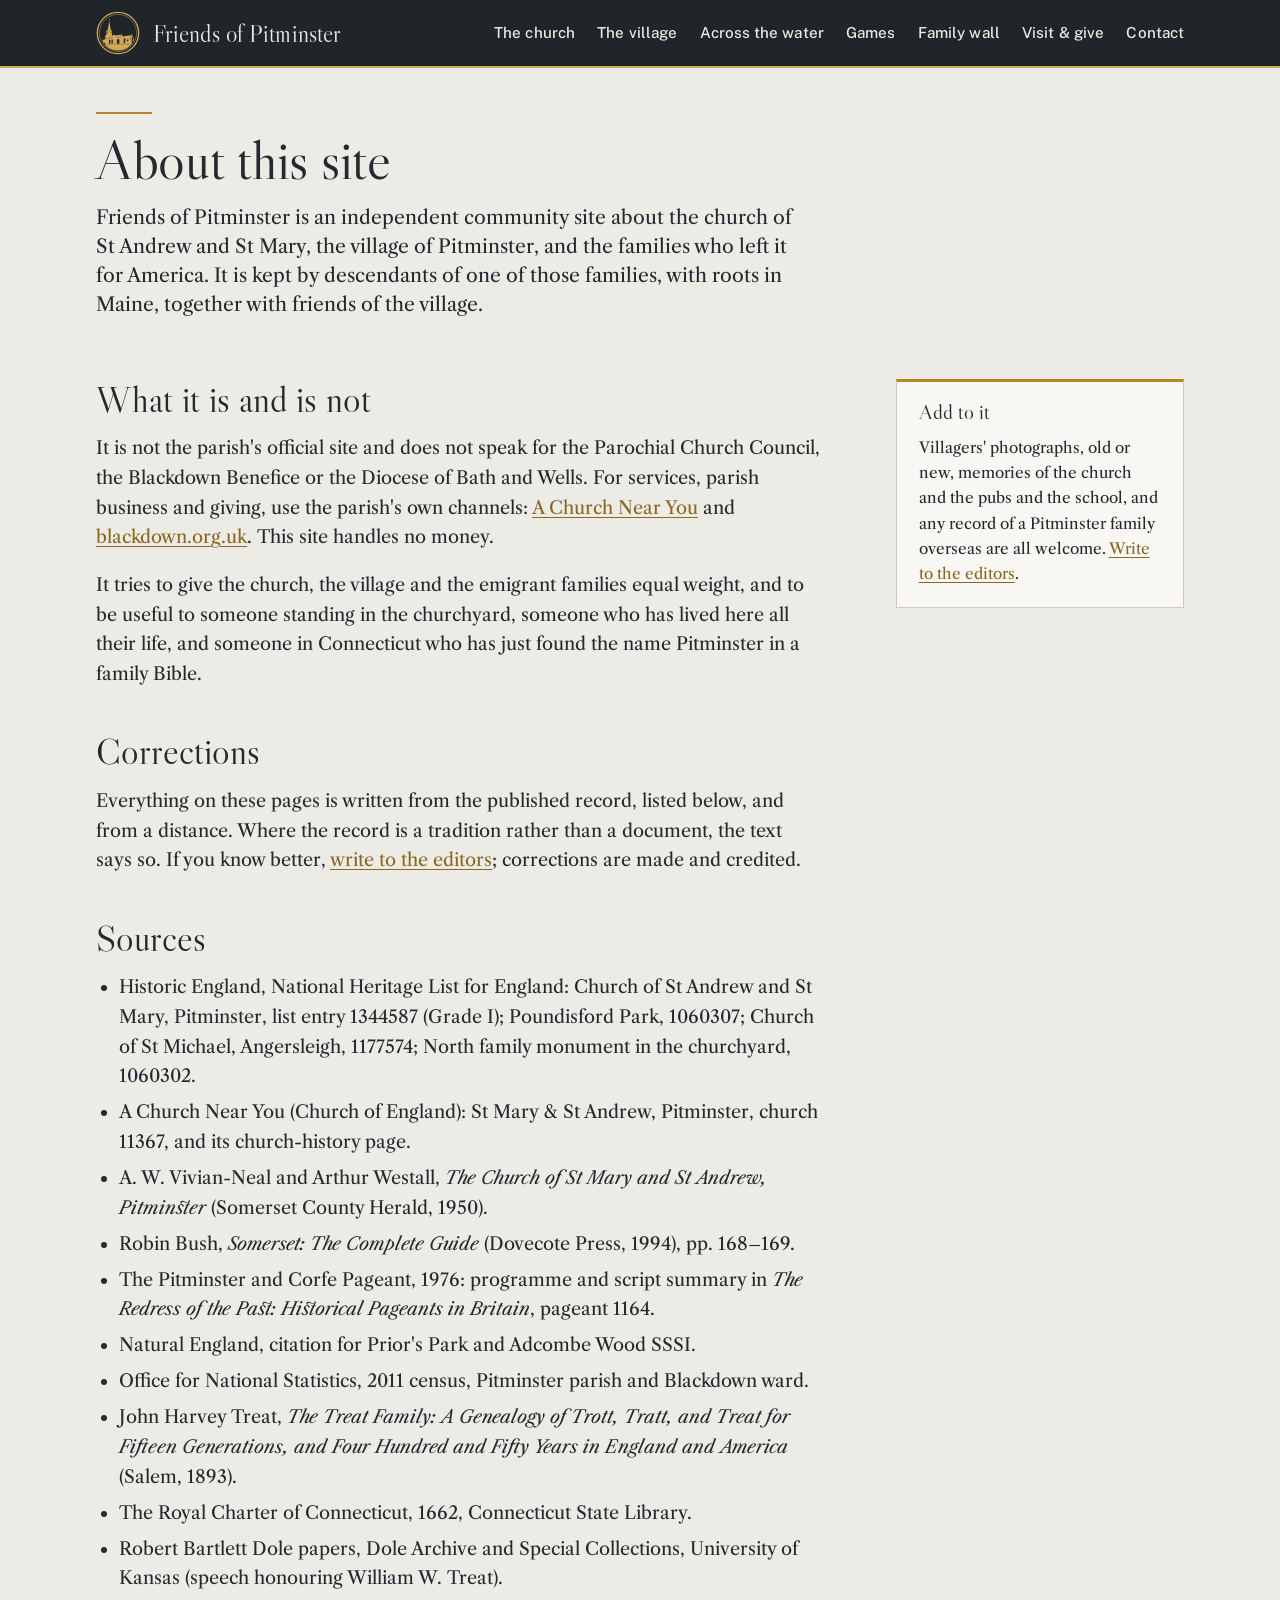
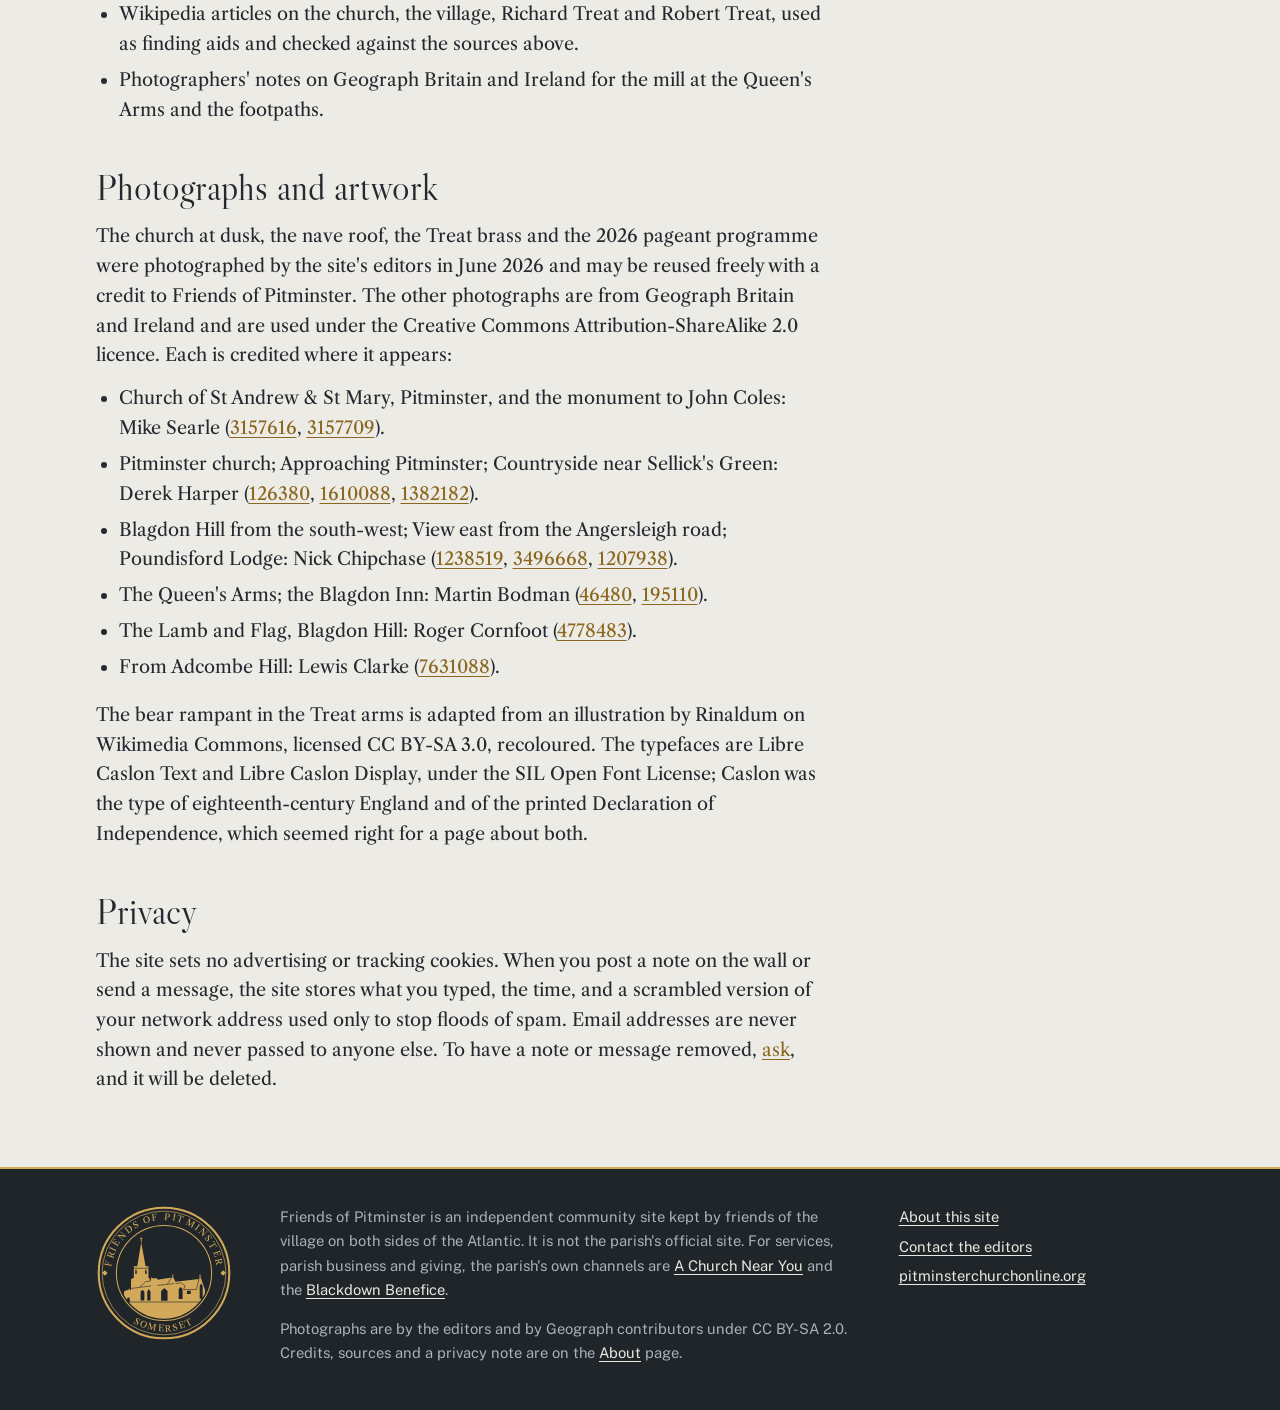
<file: public/about.html>
<!doctype html>
<html lang="en">
<head>
<meta charset="utf-8">
<meta name="viewport" content="width=device-width, initial-scale=1, viewport-fit=cover">
<title>About Friends of Pitminster</title>
<meta name="description" content="What this site is, who keeps it, its sources, photograph credits and privacy note.">
<link rel="canonical" href="https://pitminsterchurchonline.org/about">
<meta property="og:title" content="About Friends of Pitminster">
<meta property="og:description" content="What this site is, who keeps it, its sources, photograph credits and privacy note.">
<meta property="og:image" content="https://pitminsterchurchonline.org/images/church-at-dusk.jpg">
<meta property="og:type" content="website">
<link rel="icon" href="assets/favicon.svg" type="image/svg+xml">
<link rel="preconnect" href="https://fonts.googleapis.com"><link rel="preconnect" href="https://fonts.gstatic.com" crossorigin><link rel="stylesheet" href="https://fonts.googleapis.com/css2?family=Libre+Caslon+Display&family=Libre+Caslon+Text:ital,wght@0,400;0,700;1,400&family=Public+Sans:wght@400;500;600&display=swap">
<link rel="stylesheet" href="assets/site.css">
<script>document.documentElement.classList.add("js")</script>

</head>
<body>
<header class="masthead"><div class="wrap">
<a class="brand" href="/" aria-label="Friends of Pitminster, home"><svg class="mark" viewBox="0 0 200 200" aria-hidden="true" focusable="false"><circle cx="100" cy="100" r="94" fill="none" stroke="currentColor" stroke-width="6"/><circle cx="100" cy="100" r="84.5" fill="none" stroke="currentColor" stroke-width="2"/><defs><clipPath id="c-hd"><circle cx="100" cy="100" r="80.00"/></clipPath><mask id="k-hd" maskUnits="userSpaceOnUse" x="-100" y="-100" width="400" height="400"><rect x="-100" y="-100" width="400" height="400" fill="#fff"/><path d="M49.73,101.73 L49.73,95.48 Q49.73,94.98 50.98,93.83 Q52.23,94.98 52.23,95.48 L52.23,101.73 Z M67.10,101.73 L67.10,95.48 Q67.10,94.98 68.35,93.83 Q69.60,94.98 69.60,95.48 L69.60,101.73 Z M59.04,148.28 L59.04,133.65 Q59.04,132.35 62.36,129.33 Q65.69,132.35 65.69,133.65 L65.69,148.28 Z M70.67,148.28 L70.67,132.98 Q70.67,131.69 73.50,128.66 Q76.33,131.69 76.33,132.98 L76.33,148.28 Z M94.95,148.61 L94.95,132.32 Q94.95,130.62 100.60,126.67 Q106.25,130.62 106.25,132.32 L106.25,148.61 Z M125.80,145.62 L125.80,128.46 Q125.80,127.23 129.13,124.34 Q132.45,127.23 132.45,128.46 L132.45,145.62 Z M140.17,136.97 L140.17,130.99 L146.82,130.99 L146.82,136.97 Z M162.44,144.95 L162.44,123.67 Q162.44,122.08 165.10,118.35 Q167.76,122.08 167.76,123.67 L167.76,144.95 Z M35.36,150.81 L35.36,145.22 Q35.36,144.34 37.76,142.29 Q40.15,144.34 40.15,145.22 L40.15,150.81 Z" fill="#000"/><path d="M47.23,91.75 L72.73,91.75 M57.55,124.55 L68.19,115.11 L77.32,113.83 M42.54,127.08 L77.32,122.61 M88.30,121.68 L117.56,118.62 M113.83,107.58 L105.59,119.55 M119.95,118.35 L129.53,117.16 L136.84,122.34 L134.31,128.99 M134.31,128.99 L157.12,128.99 M161.18,110.37 L156.79,128.99 M-256.17,150.81 L435.43,150.81" fill="none" stroke="#000" stroke-width="1.05" stroke-linejoin="round"/></mask></defs><g clip-path="url(#c-hd)" fill="currentColor"><g mask="url(#k-hd)"><rect x="-60.00" y="150.81" width="320.00" height="160.00"/><path d="M30.04,152.93 L30.04,131.92 L38.95,128.73 L42.20,130.32 L42.20,110.91 L47.23,108.38 L47.23,88.30 L53.18,88.30 L60.10,46.00 L67.68,88.30 L72.73,88.30 L72.73,107.71 L76.99,113.43 L77.32,113.43 L77.32,109.18 L77.92,109.18 L77.92,107.58 L79.12,107.58 L79.12,109.18 L88.30,109.18 L88.30,111.70 L113.57,108.06 L115.56,106.12 L120.08,115.11 L161.11,110.37 L163.11,109.04 L164.77,109.31 L171.42,128.33 L171.82,128.99 L171.82,152.93 Z"/><rect x="115.04" y="102.53" width="1.05" height="4.12"/><rect x="114.21" y="103.33" width="2.70" height="1.05"/><rect x="162.58" y="102.53" width="1.05" height="5.72"/><rect x="161.76" y="103.60" width="2.70" height="1.05"/><rect x="161.51" y="107.71" width="3.20" height="1.60"/><path d="M38.15,129.33 L38.95,124.83 L39.75,129.33 Z"/><circle cx="60.10" cy="45.70" r="0.75"/><rect x="59.65" y="39.60" width="0.90" height="6.40"/><rect x="58.60" y="43.30" width="3.00" height="0.60"/><path d="M57.90,40.00 L58.60,37.60 L59.20,39.00 L60.70,39.20 L60.90,37.70 L61.60,37.90 L61.80,38.70 L62.60,39.00 L61.80,39.50 L61.40,40.70 L59.50,40.70 Z"/></g></g></svg><span class="brand-name">Friends of Pitminster</span></a>
<button class="menu-toggle" type="button" aria-expanded="false" aria-controls="site-nav">Menu</button>
<nav class="nav" id="site-nav" aria-label="Main"><ul><li><a href="church">The church</a></li><li><a href="village">The village</a></li><li><a href="across">Across the water</a></li><li><a href="games">Games</a></li><li><a href="wall">Family wall</a></li><li><a href="visit">Visit &amp; give</a></li><li><a href="contact">Contact</a></li></ul></nav>
</div></header>

<section class="pagehead"><div class="wrap">
<div class="rule"></div>
<h1>About this site</h1>
<p class="lede">Friends of Pitminster is an independent community site about the church of St Andrew and St Mary, the village of Pitminster, and the families who left it for America. It is kept by descendants of one of those families, with roots in Maine, together with friends of the village.</p>
</div></section>

<section class="page"><div class="wrap">
<div class="prose">
<h2>What it is and is not</h2>
<p>It is not the parish's official site and does not speak for the Parochial Church Council, the Blackdown Benefice or the Diocese of Bath and Wells. For services, parish business and giving, use the parish's own channels: <a href="https://achurchnearyou.com/church/11367">A Church Near You</a> and <a href="https://blackdown.org.uk">blackdown.org.uk</a>. This site handles no money.</p>
<p>It tries to give the church, the village and the emigrant families equal weight, and to be useful to someone standing in the churchyard, someone who has lived here all their life, and someone in Connecticut who has just found the name Pitminster in a family Bible.</p>

<h2>Corrections</h2>
<p>Everything on these pages is written from the published record, listed below, and from a distance. Where the record is a tradition rather than a document, the text says so. If you know better, <a href="contact">write to the editors</a>; corrections are made and credited.</p>

<h2>Sources</h2>
<ul>
<li>Historic England, National Heritage List for England: Church of St Andrew and St Mary, Pitminster, list entry 1344587 (Grade I); Poundisford Park, 1060307; Church of St Michael, Angersleigh, 1177574; North family monument in the churchyard, 1060302.</li>
<li>A Church Near You (Church of England): St Mary &amp; St Andrew, Pitminster, church 11367, and its church-history page.</li>
<li>A. W. Vivian-Neal and Arthur Westall, <i>The Church of St Mary and St Andrew, Pitminster</i> (Somerset County Herald, 1950).</li>
<li>Robin Bush, <i>Somerset: The Complete Guide</i> (Dovecote Press, 1994), pp. 168–169.</li>
<li>The Pitminster and Corfe Pageant, 1976: programme and script summary in <i>The Redress of the Past: Historical Pageants in Britain</i>, pageant 1164.</li>
<li>Natural England, citation for Prior's Park and Adcombe Wood SSSI.</li>
<li>Office for National Statistics, 2011 census, Pitminster parish and Blackdown ward.</li>
<li>John Harvey Treat, <i>The Treat Family: A Genealogy of Trott, Tratt, and Treat for Fifteen Generations, and Four Hundred and Fifty Years in England and America</i> (Salem, 1893).</li>
<li>The Royal Charter of Connecticut, 1662, Connecticut State Library.</li>
<li>Robert Bartlett Dole papers, Dole Archive and Special Collections, University of Kansas (speech honouring William W. Treat).</li>
<li>Wikipedia articles on the church, the village, Richard Treat and Robert Treat, used as finding aids and checked against the sources above.</li>
<li>Photographers' notes on Geograph Britain and Ireland for the mill at the Queen's Arms and the footpaths.</li>
</ul>

<h2>Photographs and artwork</h2>
<p>The church at dusk, the nave roof, the Treat brass and the 2026 pageant programme were photographed by the site's editors in June 2026 and may be reused freely with a credit to Friends of Pitminster. The other photographs are from Geograph Britain and Ireland and are used under the Creative Commons Attribution-ShareAlike 2.0 licence. Each is credited where it appears:</p>
<ul>
<li>Church of St Andrew &amp; St Mary, Pitminster, and the monument to John Coles: Mike Searle (<a href="https://www.geograph.org.uk/photo/3157616">3157616</a>, <a href="https://www.geograph.org.uk/photo/3157709">3157709</a>).</li>
<li>Pitminster church; Approaching Pitminster; Countryside near Sellick's Green: Derek Harper (<a href="https://www.geograph.org.uk/photo/126380">126380</a>, <a href="https://www.geograph.org.uk/photo/1610088">1610088</a>, <a href="https://www.geograph.org.uk/photo/1382182">1382182</a>).</li>
<li>Blagdon Hill from the south-west; View east from the Angersleigh road; Poundisford Lodge: Nick Chipchase (<a href="https://www.geograph.org.uk/photo/1238519">1238519</a>, <a href="https://www.geograph.org.uk/photo/3496668">3496668</a>, <a href="https://www.geograph.org.uk/photo/1207938">1207938</a>).</li>
<li>The Queen's Arms; the Blagdon Inn: Martin Bodman (<a href="https://www.geograph.org.uk/photo/46480">46480</a>, <a href="https://www.geograph.org.uk/photo/195110">195110</a>).</li>
<li>The Lamb and Flag, Blagdon Hill: Roger Cornfoot (<a href="https://www.geograph.org.uk/photo/4778483">4778483</a>).</li>
<li>From Adcombe Hill: Lewis Clarke (<a href="https://www.geograph.org.uk/photo/7631088">7631088</a>).</li>
</ul>
<p>The bear rampant in the Treat arms is adapted from an illustration by Rinaldum on Wikimedia Commons, licensed CC BY-SA 3.0, recoloured. The typefaces are Libre Caslon Text and Libre Caslon Display, under the SIL Open Font License; Caslon was the type of eighteenth-century England and of the printed Declaration of Independence, which seemed right for a page about both.</p>

<h2>Privacy</h2>
<p>The site sets no advertising or tracking cookies. When you post a note on the wall or send a message, the site stores what you typed, the time, and a scrambled version of your network address used only to stop floods of spam. Email addresses are never shown and never passed to anyone else. To have a note or message removed, <a href="contact">ask</a>, and it will be deleted.</p>
</div>
<aside class="aside">
<div class="box">
<h3>Add to it</h3>
<p>Villagers' photographs, old or new, memories of the church and the pubs and the school, and any record of a Pitminster family overseas are all welcome. <a href="contact">Write to the editors</a>.</p>
</div>
</aside>
</div></section>
<footer class="foot"><div class="wrap">
<a class="foot-seal" href="/" aria-label="Friends of Pitminster, home"><svg class="seal" viewBox="0 0 200 200" role="img" aria-label="Friends of Pitminster, Somerset"><defs><path id="t-ft" d="M 22,100 A 78,78 0 0 1 178,100"/><path id="b-ft" d="M 14,100 A 86,86 0 0 0 186,100"/></defs><circle cx="100" cy="100" r="96" fill="none" stroke="currentColor" stroke-width="3"/><circle cx="100" cy="100" r="91" fill="none" stroke="currentColor" stroke-width="1"/><circle cx="100" cy="100" r="70" fill="none" stroke="currentColor" stroke-width="1.5"/><g fill="currentColor" font-family="Libre Caslon Text, Georgia, serif" font-size="13" letter-spacing="2.6"><text><textPath href="#t-ft" startOffset="50%" text-anchor="middle">FRIENDS OF PITMINSTER</textPath></text><text><textPath href="#b-ft" startOffset="50%" text-anchor="middle">SOMERSET</textPath></text><path d="M13,96 L17,100 L13,104 L9,100 Z"/><path d="M187,96 L191,100 L187,104 L183,100 Z"/></g><defs><clipPath id="c-ft"><circle cx="100" cy="100" r="67.20"/></clipPath><mask id="k-ft" maskUnits="userSpaceOnUse" x="-100" y="-100" width="400" height="400"><rect x="-100" y="-100" width="400" height="400" fill="#fff"/><path d="M57.77,101.45 L57.77,96.20 Q57.77,95.79 58.82,94.82 Q59.87,95.79 59.87,96.20 L59.87,101.45 Z M72.36,101.45 L72.36,96.20 Q72.36,95.79 73.41,94.82 Q74.46,95.79 74.46,96.20 L74.46,101.45 Z M65.59,140.55 L65.59,128.27 Q65.59,127.18 68.38,124.63 Q71.18,127.18 71.18,128.27 L71.18,140.55 Z M75.37,140.55 L75.37,127.71 Q75.37,126.62 77.74,124.08 Q80.11,126.62 80.11,127.71 L80.11,140.55 Z M95.75,140.83 L95.75,127.15 Q95.75,125.72 100.50,122.40 Q105.25,125.72 105.25,127.15 L105.25,140.83 Z M121.67,138.32 L121.67,123.91 Q121.67,122.87 124.47,120.44 Q127.26,122.87 127.26,123.91 L127.26,138.32 Z M133.74,131.06 L133.74,126.03 L139.33,126.03 L139.33,131.06 Z M152.45,137.76 L152.45,119.89 Q152.45,118.55 154.69,115.42 Q156.92,118.55 156.92,119.89 L156.92,137.76 Z M45.70,142.68 L45.70,137.98 Q45.70,137.25 47.72,135.53 Q49.73,137.25 49.73,137.98 L49.73,142.68 Z" fill="#000"/><path d="M55.67,93.07 L77.10,93.07 M64.34,120.62 L73.28,112.69 L80.95,111.62 M51.74,122.75 L80.95,118.99 M90.17,118.21 L114.75,115.64 M111.62,106.37 L104.69,116.42 M116.76,115.42 L124.80,114.41 L130.95,118.77 L128.82,124.35 M128.82,124.35 L147.98,124.35 M151.39,108.71 L147.70,124.35 M-199.19,142.68 L381.76,142.68" fill="none" stroke="#000" stroke-width="0.88" stroke-linejoin="round"/></mask></defs><g clip-path="url(#c-ft)" fill="currentColor"><g mask="url(#k-ft)"><rect x="-34.40" y="142.68" width="268.80" height="134.40"/><path d="M41.24,144.46 L41.24,126.81 L48.72,124.13 L51.45,125.47 L51.45,109.16 L55.67,107.04 L55.67,90.17 L60.67,90.17 L66.48,54.64 L72.85,90.17 L77.10,90.17 L77.10,106.48 L80.67,111.28 L80.95,111.28 L80.95,107.71 L81.45,107.71 L81.45,106.37 L82.46,106.37 L82.46,107.71 L90.17,107.71 L90.17,109.83 L111.40,106.77 L113.07,105.14 L116.87,112.69 L151.34,108.71 L153.01,107.60 L154.41,107.82 L159.99,123.80 L160.33,124.35 L160.33,144.46 Z"/><rect x="112.63" y="102.12" width="0.88" height="3.46"/><rect x="111.94" y="102.80" width="2.27" height="0.88"/><rect x="152.57" y="102.12" width="0.88" height="4.80"/><rect x="151.88" y="103.02" width="2.27" height="0.88"/><rect x="151.67" y="106.48" width="2.69" height="1.34"/><path d="M48.05,124.64 L48.72,120.86 L49.39,124.64 Z"/><circle cx="66.48" cy="54.39" r="0.63"/><rect x="66.11" y="49.27" width="0.76" height="5.38"/><rect x="65.22" y="52.37" width="2.52" height="0.50"/><path d="M64.64,49.60 L65.22,47.59 L65.73,48.76 L66.99,48.93 L67.16,47.67 L67.74,47.84 L67.91,48.51 L68.58,48.76 L67.91,49.18 L67.58,50.19 L65.98,50.19 Z"/></g></g></svg></a>
<div>
<p>Friends of Pitminster is an independent community site kept by friends of the village on both sides of the Atlantic. It is not the parish's official site. For services, parish business and giving, the parish's own channels are <a href="https://achurchnearyou.com/church/11367">A Church Near You</a> and the <a href="https://blackdown.org.uk">Blackdown Benefice</a>.</p>
<p>Photographs are by the editors and by Geograph contributors under CC BY-SA 2.0. Credits, sources and a privacy note are on the <a href="about">About</a> page.</p>
</div>
<ul>
<li><a href="about">About this site</a></li>
<li><a href="contact">Contact the editors</a></li>
<li><a href="/">pitminsterchurchonline.org</a></li>
</ul>
</div></footer>
<script src="assets/site.js" defer></script>
</body>
</html>
</file>
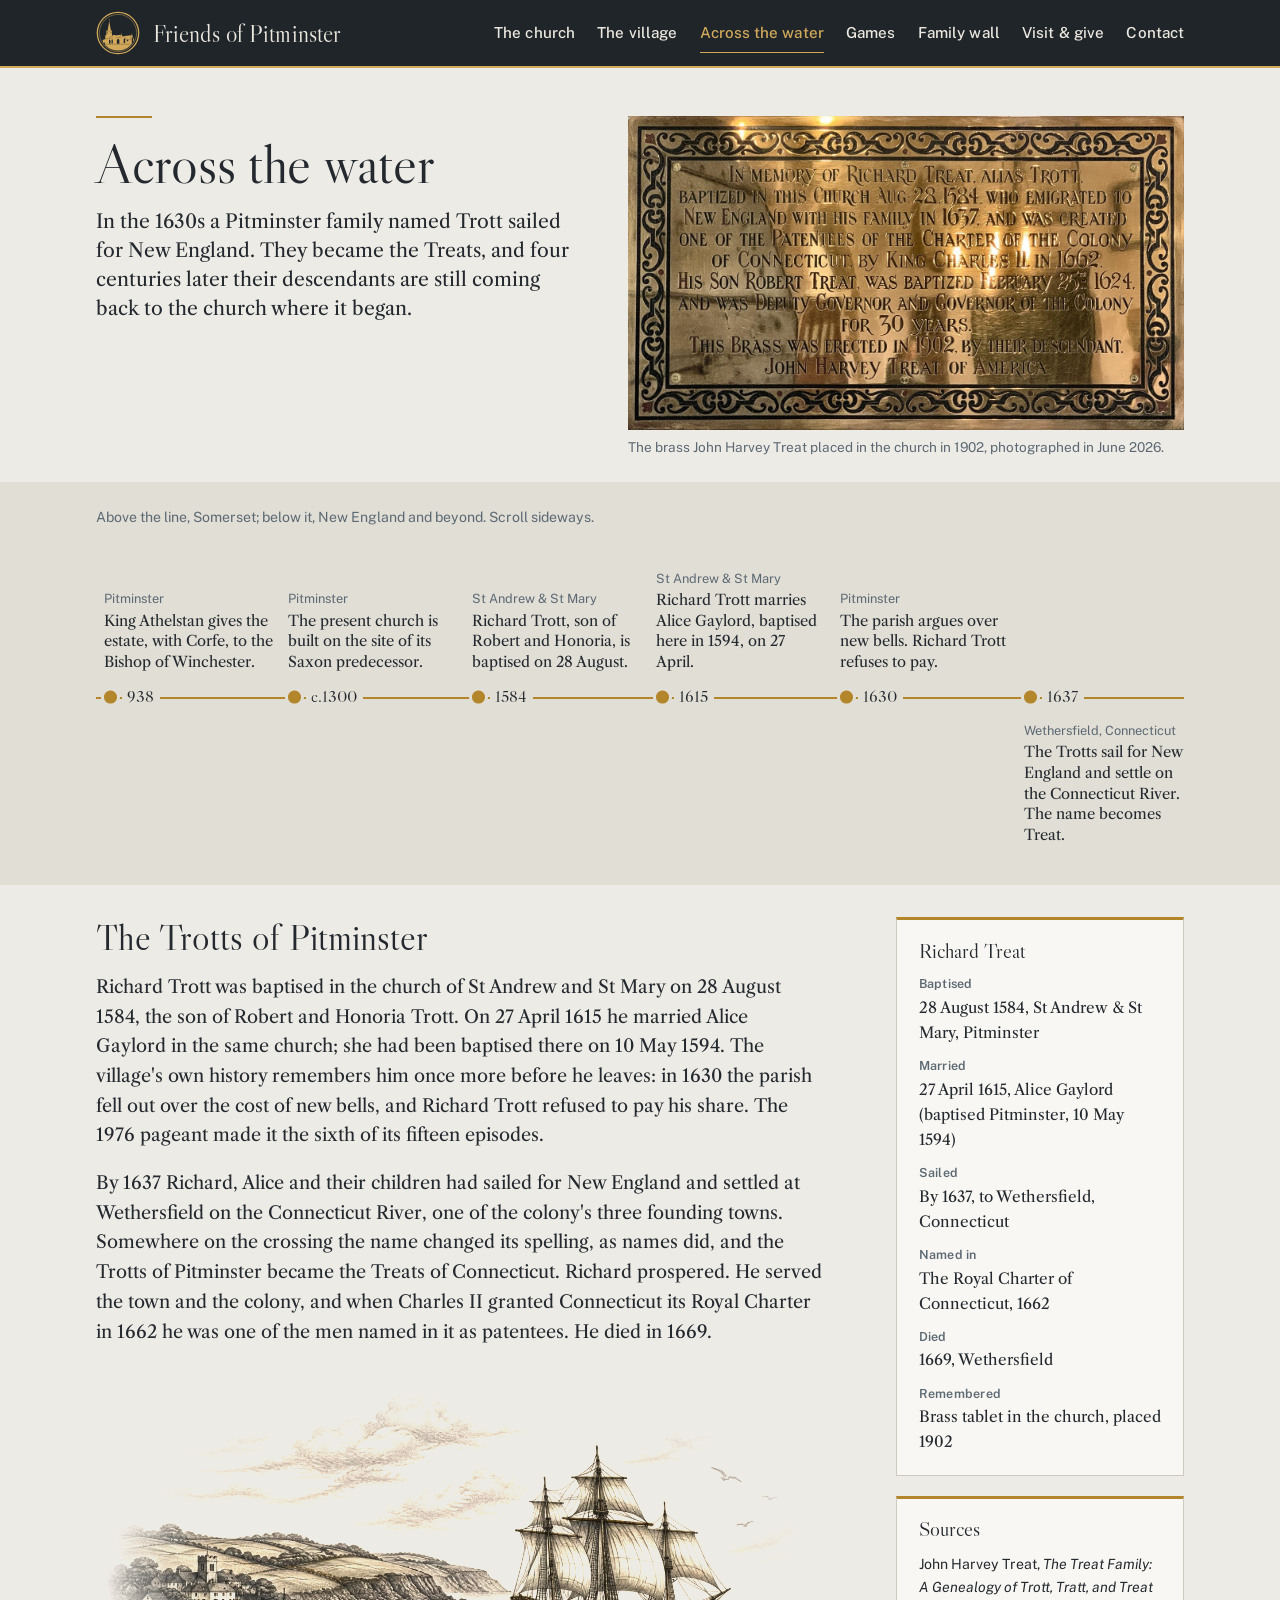
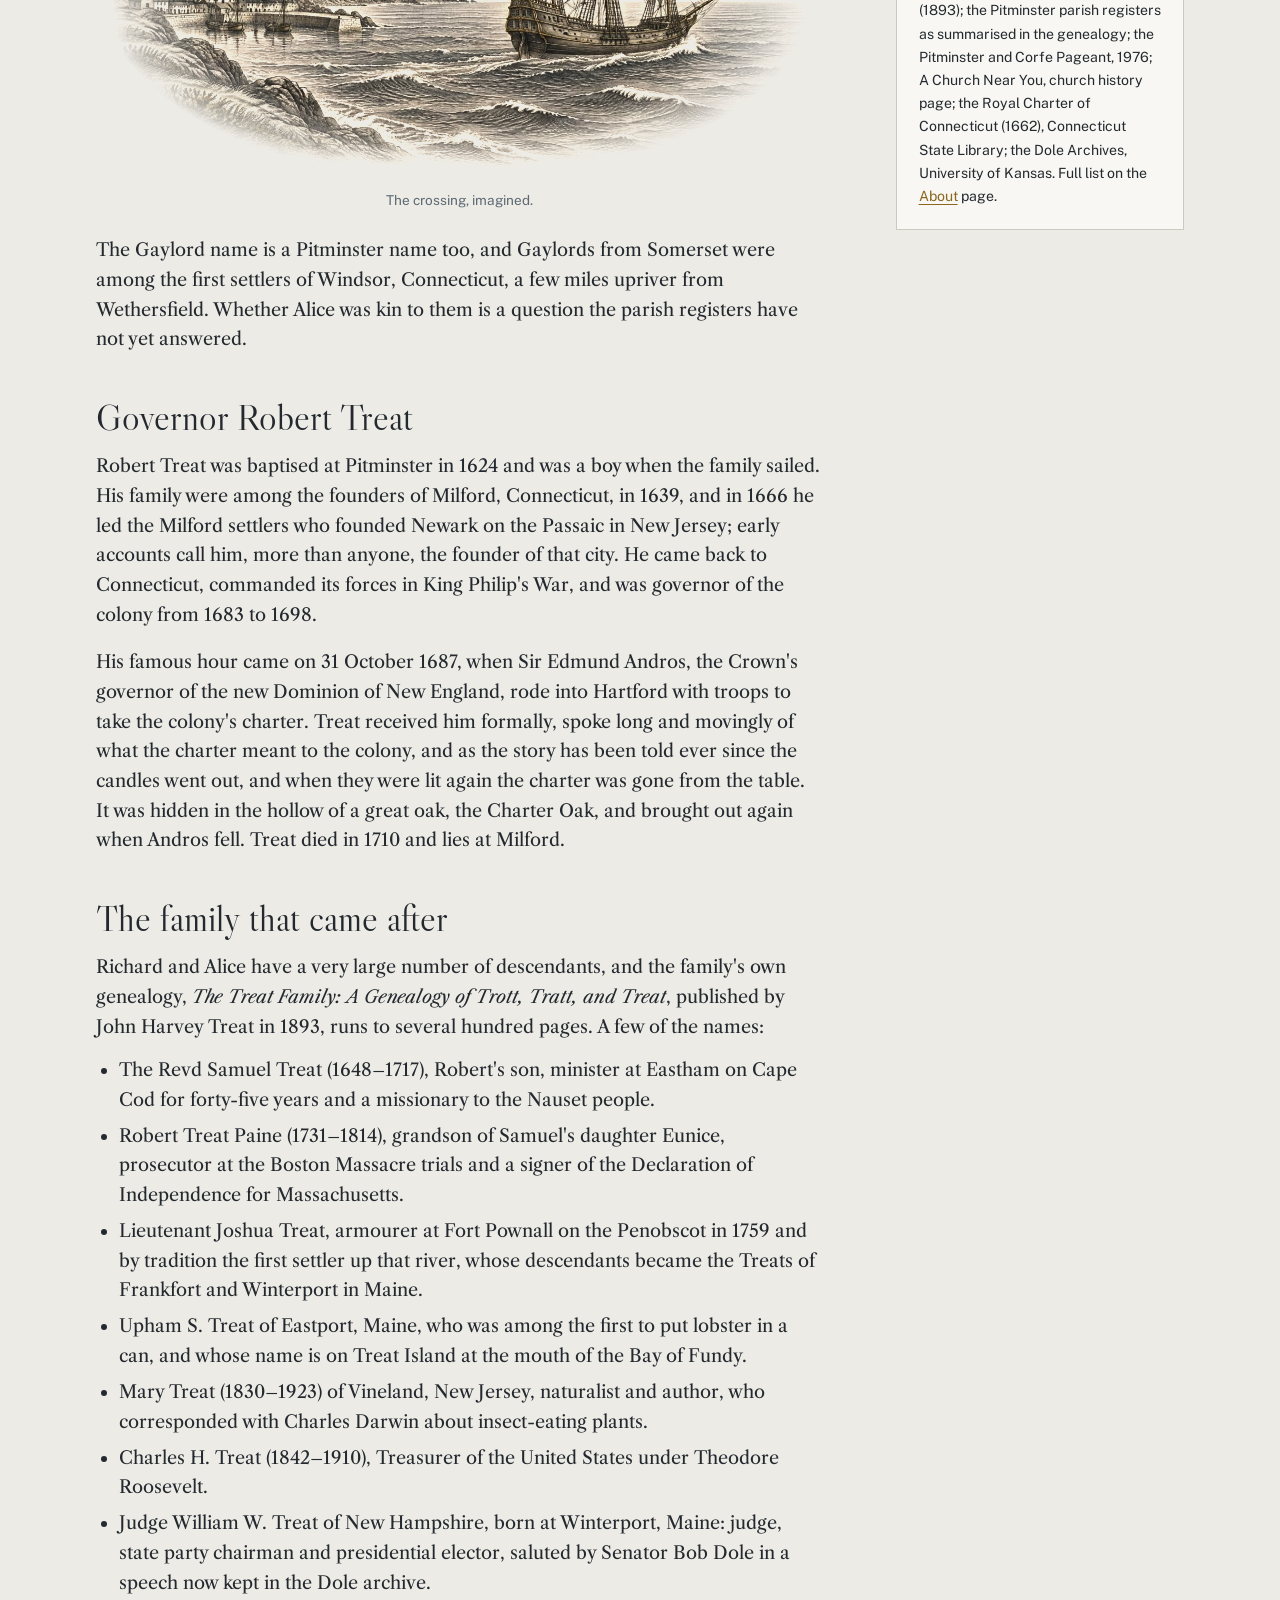
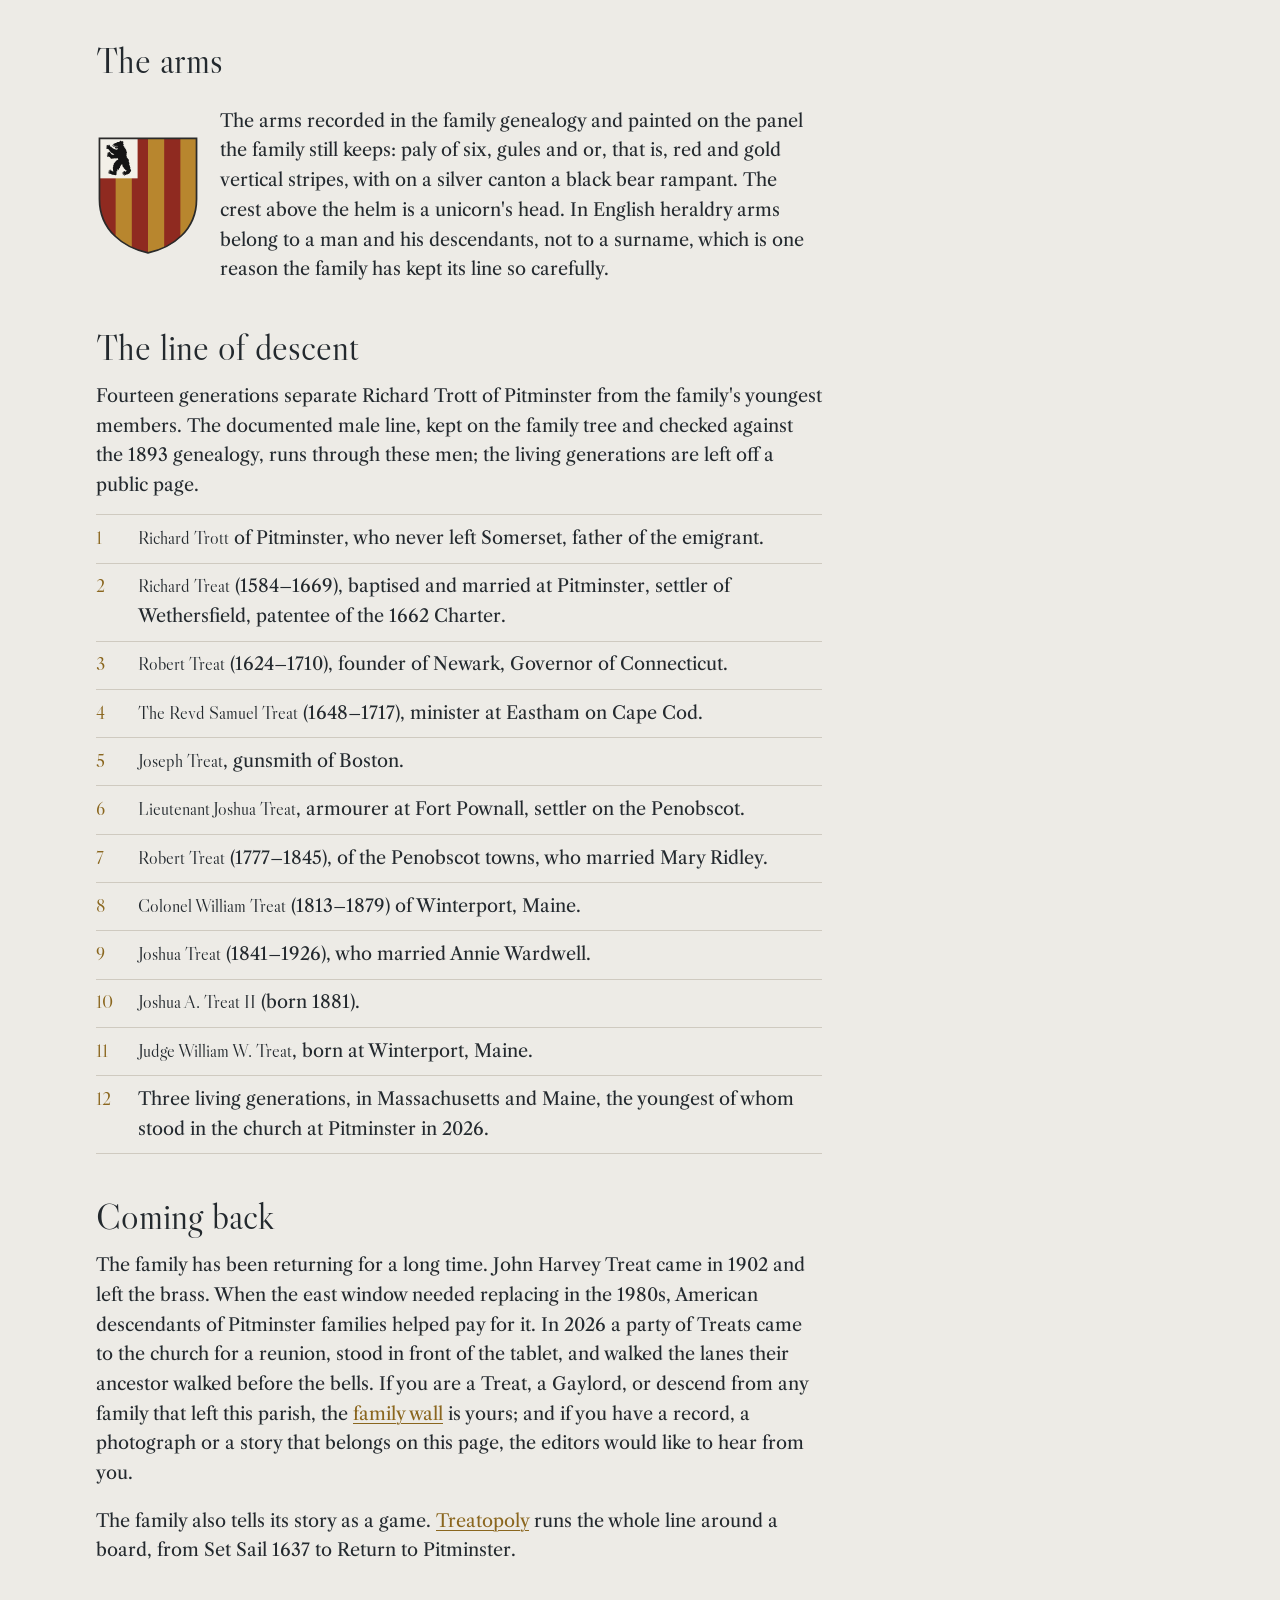
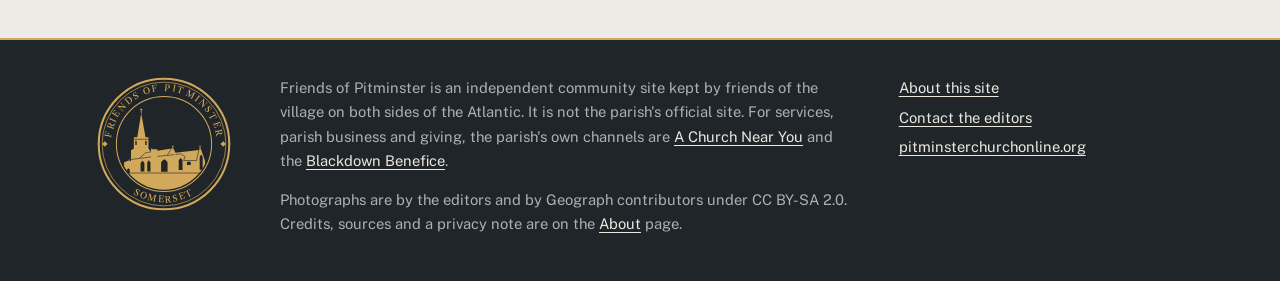
<file: public/across.html>
<!doctype html>
<html lang="en">
<head>
<meta charset="utf-8">
<meta name="viewport" content="width=device-width, initial-scale=1, viewport-fit=cover">
<title>Across the water: Pitminster's American families</title>
<meta name="description" content="Richard Trott was baptised at Pitminster in 1584 and sailed for New England in 1637. His family became the Treats of Connecticut, Massachusetts and Maine.">
<link rel="canonical" href="https://pitminsterchurchonline.org/across">
<meta property="og:title" content="Across the water: Pitminster's American families">
<meta property="og:description" content="Richard Trott was baptised at Pitminster in 1584 and sailed for New England in 1637. His family became the Treats of Connecticut, Massachusetts and Maine.">
<meta property="og:image" content="https://pitminsterchurchonline.org/images/church-at-dusk.jpg">
<meta property="og:type" content="website">
<link rel="icon" href="assets/favicon.svg" type="image/svg+xml">
<link rel="preconnect" href="https://fonts.googleapis.com"><link rel="preconnect" href="https://fonts.gstatic.com" crossorigin><link rel="stylesheet" href="https://fonts.googleapis.com/css2?family=Libre+Caslon+Display&family=Libre+Caslon+Text:ital,wght@0,400;0,700;1,400&family=Public+Sans:wght@400;500;600&display=swap">
<link rel="stylesheet" href="assets/site.css">
<script>document.documentElement.classList.add("js")</script>

</head>
<body>
<header class="masthead"><div class="wrap">
<a class="brand" href="/" aria-label="Friends of Pitminster, home"><svg class="mark" viewBox="0 0 200 200" aria-hidden="true" focusable="false"><circle cx="100" cy="100" r="94" fill="none" stroke="currentColor" stroke-width="6"/><circle cx="100" cy="100" r="84.5" fill="none" stroke="currentColor" stroke-width="2"/><defs><clipPath id="c-hd"><circle cx="100" cy="100" r="80.00"/></clipPath><mask id="k-hd" maskUnits="userSpaceOnUse" x="-100" y="-100" width="400" height="400"><rect x="-100" y="-100" width="400" height="400" fill="#fff"/><path d="M49.73,101.73 L49.73,95.48 Q49.73,94.98 50.98,93.83 Q52.23,94.98 52.23,95.48 L52.23,101.73 Z M67.10,101.73 L67.10,95.48 Q67.10,94.98 68.35,93.83 Q69.60,94.98 69.60,95.48 L69.60,101.73 Z M59.04,148.28 L59.04,133.65 Q59.04,132.35 62.36,129.33 Q65.69,132.35 65.69,133.65 L65.69,148.28 Z M70.67,148.28 L70.67,132.98 Q70.67,131.69 73.50,128.66 Q76.33,131.69 76.33,132.98 L76.33,148.28 Z M94.95,148.61 L94.95,132.32 Q94.95,130.62 100.60,126.67 Q106.25,130.62 106.25,132.32 L106.25,148.61 Z M125.80,145.62 L125.80,128.46 Q125.80,127.23 129.13,124.34 Q132.45,127.23 132.45,128.46 L132.45,145.62 Z M140.17,136.97 L140.17,130.99 L146.82,130.99 L146.82,136.97 Z M162.44,144.95 L162.44,123.67 Q162.44,122.08 165.10,118.35 Q167.76,122.08 167.76,123.67 L167.76,144.95 Z M35.36,150.81 L35.36,145.22 Q35.36,144.34 37.76,142.29 Q40.15,144.34 40.15,145.22 L40.15,150.81 Z" fill="#000"/><path d="M47.23,91.75 L72.73,91.75 M57.55,124.55 L68.19,115.11 L77.32,113.83 M42.54,127.08 L77.32,122.61 M88.30,121.68 L117.56,118.62 M113.83,107.58 L105.59,119.55 M119.95,118.35 L129.53,117.16 L136.84,122.34 L134.31,128.99 M134.31,128.99 L157.12,128.99 M161.18,110.37 L156.79,128.99 M-256.17,150.81 L435.43,150.81" fill="none" stroke="#000" stroke-width="1.05" stroke-linejoin="round"/></mask></defs><g clip-path="url(#c-hd)" fill="currentColor"><g mask="url(#k-hd)"><rect x="-60.00" y="150.81" width="320.00" height="160.00"/><path d="M30.04,152.93 L30.04,131.92 L38.95,128.73 L42.20,130.32 L42.20,110.91 L47.23,108.38 L47.23,88.30 L53.18,88.30 L60.10,46.00 L67.68,88.30 L72.73,88.30 L72.73,107.71 L76.99,113.43 L77.32,113.43 L77.32,109.18 L77.92,109.18 L77.92,107.58 L79.12,107.58 L79.12,109.18 L88.30,109.18 L88.30,111.70 L113.57,108.06 L115.56,106.12 L120.08,115.11 L161.11,110.37 L163.11,109.04 L164.77,109.31 L171.42,128.33 L171.82,128.99 L171.82,152.93 Z"/><rect x="115.04" y="102.53" width="1.05" height="4.12"/><rect x="114.21" y="103.33" width="2.70" height="1.05"/><rect x="162.58" y="102.53" width="1.05" height="5.72"/><rect x="161.76" y="103.60" width="2.70" height="1.05"/><rect x="161.51" y="107.71" width="3.20" height="1.60"/><path d="M38.15,129.33 L38.95,124.83 L39.75,129.33 Z"/><circle cx="60.10" cy="45.70" r="0.75"/><rect x="59.65" y="39.60" width="0.90" height="6.40"/><rect x="58.60" y="43.30" width="3.00" height="0.60"/><path d="M57.90,40.00 L58.60,37.60 L59.20,39.00 L60.70,39.20 L60.90,37.70 L61.60,37.90 L61.80,38.70 L62.60,39.00 L61.80,39.50 L61.40,40.70 L59.50,40.70 Z"/></g></g></svg><span class="brand-name">Friends of Pitminster</span></a>
<button class="menu-toggle" type="button" aria-expanded="false" aria-controls="site-nav">Menu</button>
<nav class="nav" id="site-nav" aria-label="Main"><ul><li><a href="church">The church</a></li><li><a href="village">The village</a></li><li><a href="across" aria-current="page">Across the water</a></li><li><a href="games">Games</a></li><li><a href="wall">Family wall</a></li><li><a href="visit">Visit &amp; give</a></li><li><a href="contact">Contact</a></li></ul></nav>
</div></header>

<section class="pagehead has-photo"><div class="wrap">
<div class="rule"></div>
<h1>Across the water</h1>
<p class="lede">In the 1630s a Pitminster family named Trott sailed for New England. They became the Treats, and four centuries later their descendants are still coming back to the church where it began.</p>
<figure class="natural">
<img src="images/treat-brass.jpg" width="1400" height="791" alt="The 1902 brass to Richard Treat, alias Trott, baptised in this church in 1584, and his son Robert, Governor of Connecticut, erected by their descendant John Harvey Treat of America" fetchpriority="high">
<figcaption>The brass John Harvey Treat placed in the church in 1902, photographed in June 2026.</figcaption>
</figure>
</div></section>

<section class="band"><div class="wrap" style="padding-block:1.5rem 2rem">
<p class="small muted" style="margin-bottom:.25rem">Above the line, Somerset; below it, New England and beyond. Scroll sideways.</p>
<div class="tl"><div class="tl-track">
<div class="tl-item"><div class="above"><span class="where">Pitminster</span>King Athelstan gives the estate, with Corfe, to the Bishop of Winchester.</div><div class="pip"><span>938</span></div><div class="below"></div></div>
<div class="tl-item"><div class="above"><span class="where">Pitminster</span>The present church is built on the site of its Saxon predecessor.</div><div class="pip"><span>c.1300</span></div><div class="below"></div></div>
<div class="tl-item"><div class="above"><span class="where">St Andrew &amp; St Mary</span>Richard Trott, son of Robert and Honoria, is baptised on 28 August.</div><div class="pip"><span>1584</span></div><div class="below"></div></div>
<div class="tl-item"><div class="above"><span class="where">St Andrew &amp; St Mary</span>Richard Trott marries Alice Gaylord, baptised here in 1594, on 27 April.</div><div class="pip"><span>1615</span></div><div class="below"></div></div>
<div class="tl-item"><div class="above"><span class="where">Pitminster</span>The parish argues over new bells. Richard Trott refuses to pay.</div><div class="pip"><span>1630</span></div><div class="below"></div></div>
<div class="tl-item"><div class="above"></div><div class="pip"><span>1637</span></div><div class="below"><span class="where">Wethersfield, Connecticut</span>The Trotts sail for New England and settle on the Connecticut River. The name becomes Treat.</div></div>
<div class="tl-item"><div class="above"></div><div class="pip"><span>1662</span></div><div class="below"><span class="where">Connecticut</span>Richard Treat is named a patentee in the Royal Charter granted by Charles II.</div></div>
<div class="tl-item"><div class="above"></div><div class="pip"><span>1666</span></div><div class="below"><span class="where">New Jersey</span>Robert Treat leads the Milford settlers who found Newark on the Passaic.</div></div>
<div class="tl-item"><div class="above"></div><div class="pip"><span>1687</span></div><div class="below"><span class="where">Hartford</span>Governor Treat receives Sir Edmund Andros; the candles go out and the charter vanishes into the Charter Oak.</div></div>
<div class="tl-item"><div class="above"></div><div class="pip"><span>1759</span></div><div class="below"><span class="where">Penobscot, Maine</span>Lieutenant Joshua Treat is armourer at Fort Pownall and settles up the river.</div></div>
<div class="tl-item"><div class="above"></div><div class="pip"><span>1776</span></div><div class="below"><span class="where">Philadelphia</span>Robert Treat Paine, a Treat on his mother's side, signs the Declaration of Independence.</div></div>
<div class="tl-item"><div class="above"></div><div class="pip"><span>1893</span></div><div class="below"><span class="where">Lawrence, Massachusetts</span>John Harvey Treat publishes <i>The Treat Family</i>, the genealogy the family still keeps.</div></div>
<div class="tl-item"><div class="above"><span class="where">St Andrew &amp; St Mary</span>John Harvey Treat places a brass tablet to Richard and Robert in the church.</div><div class="pip"><span>1902</span></div><div class="below"></div></div>
<div class="tl-item"><div class="above"><span class="where">St Andrew &amp; St Mary</span>The village pageant tells the bell dispute as its sixth episode.</div><div class="pip"><span>1976</span></div><div class="below"></div></div>
<div class="tl-item"><div class="above"><span class="where">St Andrew &amp; St Mary</span>The new east window, paid for in part by American descendants, is installed.</div><div class="pip"><span>1989</span></div><div class="below"></div></div>
<div class="tl-item"><div class="above"><span class="where">St Andrew &amp; St Mary</span>Treat descendants come back to the church for a family reunion.</div><div class="pip"><span>2026</span></div><div class="below"></div></div>
</div></div>
</div></section>

<section class="page"><div class="wrap">
<div class="prose">
<h2>The Trotts of Pitminster</h2>
<p>Richard Trott was baptised in the church of St Andrew and St Mary on 28 August 1584, the son of Robert and Honoria Trott. On 27 April 1615 he married Alice Gaylord in the same church; she had been baptised there on 10 May 1594. The village's own history remembers him once more before he leaves: in 1630 the parish fell out over the cost of new bells, and Richard Trott refused to pay his share. The 1976 pageant made it the sixth of its fifteen episodes.</p>
<p>By 1637 Richard, Alice and their children had sailed for New England and settled at Wethersfield on the Connecticut River, one of the colony's three founding towns. Somewhere on the crossing the name changed its spelling, as names did, and the Trotts of Pitminster became the Treats of Connecticut. Richard prospered. He served the town and the colony, and when Charles II granted Connecticut its Royal Charter in 1662 he was one of the men named in it as patentees. He died in 1669.</p>
<figure class="engraving"><div class="engraving-art"><img src="images/the-crossing-1400.jpg" srcset="images/the-crossing-800.jpg 800w, images/the-crossing-1400.jpg 1400w" sizes="(min-width: 60rem) 42rem, 100vw" width="1400" height="792" alt="An engraving-style drawing of a three-masted ship of the 1630s leaving a small West Country harbour for open sea" loading="lazy"><video autoplay muted loop playsinline preload="none" poster="images/the-crossing-1400.jpg" aria-hidden="true" tabindex="-1"><source src="images/the-crossing-loop.mp4" type="video/mp4"></video></div><figcaption>The crossing, imagined.</figcaption></figure>
<p>The Gaylord name is a Pitminster name too, and Gaylords from Somerset were among the first settlers of Windsor, Connecticut, a few miles upriver from Wethersfield. Whether Alice was kin to them is a question the parish registers have not yet answered.</p>

<h2>Governor Robert Treat</h2>
<p>Robert Treat was baptised at Pitminster in 1624 and was a boy when the family sailed. His family were among the founders of Milford, Connecticut, in 1639, and in 1666 he led the Milford settlers who founded Newark on the Passaic in New Jersey; early accounts call him, more than anyone, the founder of that city. He came back to Connecticut, commanded its forces in King Philip's War, and was governor of the colony from 1683 to 1698.</p>
<p>His famous hour came on 31 October 1687, when Sir Edmund Andros, the Crown's governor of the new Dominion of New England, rode into Hartford with troops to take the colony's charter. Treat received him formally, spoke long and movingly of what the charter meant to the colony, and as the story has been told ever since the candles went out, and when they were lit again the charter was gone from the table. It was hidden in the hollow of a great oak, the Charter Oak, and brought out again when Andros fell. Treat died in 1710 and lies at Milford.</p>

<h2>The family that came after</h2>
<p>Richard and Alice have a very large number of descendants, and the family's own genealogy, <i>The Treat Family: A Genealogy of Trott, Tratt, and Treat</i>, published by John Harvey Treat in 1893, runs to several hundred pages. A few of the names:</p>
<ul>
<li>The Revd Samuel Treat (1648–1717), Robert's son, minister at Eastham on Cape Cod for forty-five years and a missionary to the Nauset people.</li>
<li>Robert Treat Paine (1731–1814), grandson of Samuel's daughter Eunice, prosecutor at the Boston Massacre trials and a signer of the Declaration of Independence for Massachusetts.</li>
<li>Lieutenant Joshua Treat, armourer at Fort Pownall on the Penobscot in 1759 and by tradition the first settler up that river, whose descendants became the Treats of Frankfort and Winterport in Maine.</li>
<li>Upham S. Treat of Eastport, Maine, who was among the first to put lobster in a can, and whose name is on Treat Island at the mouth of the Bay of Fundy.</li>
<li>Mary Treat (1830–1923) of Vineland, New Jersey, naturalist and author, who corresponded with Charles Darwin about insect-eating plants.</li>
<li>Charles H. Treat (1842–1910), Treasurer of the United States under Theodore Roosevelt.</li>
<li>Judge William W. Treat of New Hampshire, born at Winterport, Maine: judge, state party chairman and presidential elector, saluted by Senator Bob Dole in a speech now kept in the Dole archive.</li>
</ul>

<h2>The arms</h2>
<div class="arms">
<svg viewBox="0 0 120 140" role="img" aria-label="The Treat arms: red and gold vertical stripes with a white canton bearing a black bear rampant">
<defs><clipPath id="shield"><path d="M4 4h112v70c0 36-28 56-56 62C32 130 4 110 4 74Z"/></clipPath></defs>
<g clip-path="url(#shield)">
<rect x="0" y="0" width="120" height="140" fill="#B8862E"/>
<rect x="4" y="0" width="18.67" height="140" fill="#8F2A20"/>
<rect x="41.33" y="0" width="18.67" height="140" fill="#8F2A20"/>
<rect x="78.67" y="0" width="18.67" height="140" fill="#8F2A20"/>
<rect x="4" y="4" width="44" height="46" fill="#F3F0E8"/>
<use href="#bear" x="6" y="5" width="40" height="44" style="color:#141414"/>
</g>
<path d="M4 4h112v70c0 36-28 56-56 62C32 130 4 110 4 74Z" fill="none" stroke="#2A2A2A" stroke-width="2"/>
</svg>
<p>The arms recorded in the family genealogy and painted on the panel the family still keeps: paly of six, gules and or, that is, red and gold vertical stripes, with on a silver canton a black bear rampant. The crest above the helm is a unicorn's head. In English heraldry arms belong to a man and his descendants, not to a surname, which is one reason the family has kept its line so carefully.</p>
</div>

<h2>The line of descent</h2>
<p>Fourteen generations separate Richard Trott of Pitminster from the family's youngest members. The documented male line, kept on the family tree and checked against the 1893 genealogy, runs through these men; the living generations are left off a public page.</p>
<ol class="line">
<li><b>Richard Trott</b> of Pitminster, who never left Somerset, father of the emigrant.</li>
<li><b>Richard Treat</b> (1584–1669), baptised and married at Pitminster, settler of Wethersfield, patentee of the 1662 Charter.</li>
<li><b>Robert Treat</b> (1624–1710), founder of Newark, Governor of Connecticut.</li>
<li><b>The Revd Samuel Treat</b> (1648–1717), minister at Eastham on Cape Cod.</li>
<li><b>Joseph Treat</b>, gunsmith of Boston.</li>
<li><b>Lieutenant Joshua Treat</b>, armourer at Fort Pownall, settler on the Penobscot.</li>
<li><b>Robert Treat</b> (1777–1845), of the Penobscot towns, who married Mary Ridley.</li>
<li><b>Colonel William Treat</b> (1813–1879) of Winterport, Maine.</li>
<li><b>Joshua Treat</b> (1841–1926), who married Annie Wardwell.</li>
<li><b>Joshua A. Treat II</b> (born 1881).</li>
<li><b>Judge William W. Treat</b>, born at Winterport, Maine.</li>
<li>Three living generations, in Massachusetts and Maine, the youngest of whom stood in the church at Pitminster in 2026.</li>
</ol>

<h2>Coming back</h2>
<p>The family has been returning for a long time. John Harvey Treat came in 1902 and left the brass. When the east window needed replacing in the 1980s, American descendants of Pitminster families helped pay for it. In 2026 a party of Treats came to the church for a reunion, stood in front of the tablet, and walked the lanes their ancestor walked before the bells. If you are a Treat, a Gaylord, or descend from any family that left this parish, the <a href="wall">family wall</a> is yours; and if you have a record, a photograph or a story that belongs on this page, the editors would like to hear from you.</p>
<p>The family also tells its story as a game. <a href="games">Treatopoly</a> runs the whole line around a board, from Set Sail 1637 to Return to Pitminster.</p>
</div>

<aside class="aside">
<div class="box">
<h3>Richard Treat</h3>
<dl>
<dt>Baptised</dt><dd>28 August 1584, St Andrew &amp; St Mary, Pitminster</dd>
<dt>Married</dt><dd>27 April 1615, Alice Gaylord (baptised Pitminster, 10 May 1594)</dd>
<dt>Sailed</dt><dd>By 1637, to Wethersfield, Connecticut</dd>
<dt>Named in</dt><dd>The Royal Charter of Connecticut, 1662</dd>
<dt>Died</dt><dd>1669, Wethersfield</dd>
<dt>Remembered</dt><dd>Brass tablet in the church, placed 1902</dd>
</dl>
</div>
<div class="box">
<h3>Sources</h3>
<p class="small">John Harvey Treat, <i>The Treat Family: A Genealogy of Trott, Tratt, and Treat</i> (1893); the Pitminster parish registers as summarised in the genealogy; the Pitminster and Corfe Pageant, 1976; A Church Near You, church history page; the Royal Charter of Connecticut (1662), Connecticut State Library; the Dole Archives, University of Kansas. Full list on the <a href="about">About</a> page.</p>
</div>
</aside>
</div></section>
<svg width="0" height="0" style="position:absolute" aria-hidden="true"><defs><symbol id="bear" viewBox="-40 -40 763 1035"><!-- Bear rampant by Rinaldum, CC BY-SA 3.0, via Wikimedia Commons (curid=8391155); recolored --><g transform="translate(-6.4,-16.5)"><g><path d="m 197.8,124 c -27.3,4.6 -10.4,42.4 10.9,48.5 24.5,10.6 51.4,0.8 77,3.2 13.4,-3.6 43.3,7.5 44.4,-10.1 -24.6,-5.7 -51.3,0.9 -76.7,0 -22.2,3.7 -56.5,-3 -51.3,-32.7 -2,-2 3,-7 -4.3,-8.9 z" fill="currentColor" stroke="{{bear}}" stroke-width="2" /></g><g><path fill="currentColor" d="m 496.2,967.6 c -2.7,-9.1 -1.1,-16.7 4.7,-22.8 1.1,-1.2 2.2,-3.4 2.4,-5 0.2,-2.2 1.3,-3.4 4.8,-5.3 9.4,-5 9.6,-5.1 7.9,-5.1 -0.9,0 -2.9,-0.7 -4.4,-1.4 -1.5,-0.8 -3.5,-1.1 -4.4,-0.8 -2.2,0.8 -13,8.2 -13.7,9.4 -0.3,0.5 -1.9,0.7 -3.5,0.3 -3.6,-0.8 -6,0.7 -13.9,8.6 -3.7,3.7 -5.9,6.8 -5.9,8.2 0,2.2 0,2.2 -2.5,-0.5 -2.4,-2.6 -2.5,-3 -1.5,-9.6 1.1,-7.8 1.7,-9.8 4,-12.6 2.4,-3 9.5,-9.6 10.3,-9.6 0.4,0 0.8,-0.9 0.8,-2 0,-1.3 1.6,-2.9 4.8,-4.6 4.2,-2.3 7.2,-6 7.2,-8.6 0,-1.8 -5.5,-0.6 -9.5,2.2 -4.7,3.3 -9.5,4 -9.5,1.5 0,-2.5 -17,9.3 -17,11.9 0,0.6 -0.7,2 -1.5,3.1 -1.4,1.9 -1.5,1.9 -2.9,0 -2.2,-2.9 -1.9,-12 0.5,-17 1.1,-2.3 3.9,-5.7 6.2,-7.6 2.3,-1.8 4.8,-4.2 5.7,-5.2 3.1,-3.7 12.7,-10.3 16.6,-11.5 2.2,-0.7 5.8,-1.3 7.9,-1.4 6.1,-0.4 5.6,-2.5 -0.8,-3.3 -5.1,-0.6 -6,-0.4 -12.1,2.9 -3.6,2 -6.5,3.2 -6.5,2.7 -3.9,-5 -11.8,3.9 -14.5,7.1 -1.6,1.8 -3,2.5 -4.1,2.1 -1.4,-0.6 -1.6,-1.6 -1,-6.9 0.3,-3.4 1.1,-7.5 1.6,-9.1 9.2,-12.2 28.6,-17.4 43.2,-18.3 4,0.1 8.6,0.1 10.2,0.1 l 2.9,-0.1 c -4.6,-3.2 -6.9,-9.5 -11.8,-11.6 -4.4,-1.1 -9,0.5 -13.3,4.6 -2.3,2.2 -4.6,4 -5.2,4 -1.5,0 -1.3,-2.6 0.4,-5.8 3.5,-6.7 11.7,-11.2 20.2,-11.2 2.4,0 6.4,-0.5 8.8,-1.2 l 5,0.9 c 5.5,4.1 8.2,7.3 11.4,12.9 1.9,3.1 2,3.1 6.7,2.1 13,-3.5 25,-8.8 34.1,-18.9 6.3,-7.2 7.1,-8.4 5.9,-9.8 -3.6,-4 -6.5,-8.9 -11,-12.1 -0.6,0 -0.8,2.3 -0.4,6 0.7,6.9 0,7.4 -5.9,3.8 -5.6,-3.4 -9.8,-7.9 -20.4,-22.2 -5.3,-7.2 -10.7,-13.9 -11.9,-15 -1.2,-1.1 -4.3,-5.8 -6.9,-10.5 -4.2,-7.7 -4.7,-8.3 -5.3,-6 -0.4,1.4 -0.7,4.8 -0.8,7.7 -0.1,5.9 -1.2,6.5 -5.4,3.2 -4.3,-3.4 -8.1,-9.9 -14.1,-24.5 -3.1,-3.5 -11.8,-36.3 -13.1,-35.5 -2.8,3.7 -5.1,7.7 -9.4,10 -5.7,-19.9 -14,-41 -14.3,-62 -0.1,-12.4 -0.9,-14 -7.2,-14 -3.6,0 -5.2,0.9 -12.3,6.8 -9.2,7.6 -20.5,20.3 -24.7,27.7 -3.2,5.7 -4.9,13.5 -4.7,21.8 0.1,5 -0.1,5.8 -1.7,5.8 -3,-2.7 -4.9,-7.8 -9.1,-8 -1.4,14.8 -5.8,29.4 -5.4,44.2 0.3,3.8 0.1,5.8 -0.6,5.8 -8.3,-1.8 -12.8,-8.7 -18.8,-13.7 -0.1,0.1 -1,5.9 -1.9,12.7 -2.1,16 -7.2,46.6 -8.5,50.4 -0.5,1.6 -1,4.4 -1,6.2 0,2.7 -0.4,3.4 -2,3.4 -12.1,-7.4 -13.1,-26.2 -25.5,-33 -6.1,0 -9,6.2 -9.9,20.8 -0.7,13.5 -6.1,25.6 -7.8,38.9 -1.3,11.4 -2.3,12.5 -6.8,7.6 -2.5,-2.8 -10.8,-6.8 -11.8,-5.8 -0.3,0.3 -0.8,3.6 -0.9,7.3 -0.3,5.3 0.5,10.2 3.7,23.6 2.2,9.3 4.1,17.9 4.1,19.2 0,3.1 -2.4,3.1 -6.6,-0.1 -4.6,-3.5 -7.2,-3.2 -4,0.4 2.2,2.6 9.6,20.4 9.6,23.1 -2.2,14.2 -15,22.2 -26.3,28.7 -14.5,3.1 -41.3,-3.9 -56.1,-7.3 -14.8,-6.5 -35.2,-4.7 -49.5,-10.9 -10.8,-5 -21.1,-9.9 -31.6,-15.8 -4.8,-2.7 -4.2,-3.8 -12.2,-3.8 -5.2,0 -8.2,0.4 -8.4,1.2 -0.5,1.6 -8.4,3.8 -13.6,3.8 -4.7,0 -9.2,-2.3 -9.2,-4.7 0,-2.5 -9.9,-0.7 -13.1,2.3 -3.8,3.6 -5.3,3.2 -4.5,-1.3 1.1,-6.1 3.2,-8.9 8,-11.2 5.1,-2.3 10,-5.2 15.6,-6.1 6.5,0 11.9,-3.1 11.9,-6.8 0,-2.2 -5.3,-1.8 -10,0.6 -9.7,1.4 -5.9,0.5 -12.7,-1.3 -1,-1.5 -0.9,-2 -5.7,-1.7 -4.6,0.3 -5.8,0.8 -8,3.4 -3.1,3.6 -4,3 -4,-2.7 0,-9.2 6.3,-13.4 20.3,-13.4 7.9,0 9.7,-0.4 12.2,-2.2 1.6,-1.2 3,-2.7 3,-3.4 0,-1.4 -4.8,-2.5 -5.2,-1.2 -0.2,0.5 -3.1,1.2 -6.6,1.5 -5.8,0.5 -6.3,0.4 -6.8,-1.6 -0.4,-1.4 -1.3,-2.1 -3,-2.1 -3.2,0 -10,3.5 -11.6,6 -0.7,1.1 -2,2 -3,2 -1.4,0 -1.8,-0.9 -1.8,-4.5 0.3,-9.4 10.4,-13.4 18.4,-15.9 9.5,-2.7 14.9,-3.2 19.1,-1.6 1.7,0.7 3.3,0.7 4.5,0 1.6,-0.9 1.7,-1.5 0.8,-4.4 -1.2,-3.8 -2.8,-4.5 -9.5,-4.6 -4,0 -4.3,-0.2 -4.9,-3.1 -0.6,-2.8 -0.9,-3 -3.6,-2.5 -1.6,0.3 -4.8,2.2 -7,4.1 -5.5,4.7 -7.2,4.6 -6.3,-0.2 1,-5.2 5.8,-11.7 10,-13.8 2,-0.9 6.3,-1.8 9.8,-1.9 5.7,-0.1 22.9,1.5 30.4,2.9 2.9,0.5 3.3,0.3 3.9,-2.1 0.8,-4.9 -5.4,-8.1 -9.5,-8.5 -1.9,0 -4.2,-0.7 -5.1,-1.6 -1.6,-1.4 -2,-1.3 -5.2,1.5 -1.9,1.7 -4.2,3.1 -5.1,3.1 -2.2,0 -2.1,-3.5 0.2,-6.8 1.7,-2.9 2.5,-5.2 5.7,-6.6 15.6,-6.3 20.6,-8.3 33.5,5.5 7.2,8.6 6,10.5 8,16.9 2.4,10.2 14.4,11.2 23.6,12.6 4.6,0.5 9.6,2.2 19,6.5 4.7,2.1 6.7,2.3 9.5,0.8 2.2,-1.2 2.4,-4.2 1.3,-17.2 -0.6,-6.6 -0.9,-7.5 -2.4,-7 -1,0.2 -3,1.8 -4.4,3.4 -5.1,5.7 -5.4,4.7 -4.9,-15.3 0.3,-11.5 1.2,-23 2.5,-31 1.1,-7 1.9,-13 1.6,-13.2 -3.2,1.2 -5.4,4.5 -8.9,5 -3.3,-19.1 5.5,-40.9 14.4,-57.3 0.9,-1.1 6.7,-13.9 6.7,-14.9 -3.8,-1 -6.3,4.1 -7.8,7 -1.3,3 -3,3.6 -3.9,1.2 -1.3,-3.3 1.9,-18.1 5.8,-27.5 3.7,-9.3 8.9,-17.7 15.1,-25.5 l 6.5,-8 c -3.7,-0.6 -6.8,-0.6 -9.7,1.9 -3.4,3.2 -4.1,3.2 -4.1,0 8.2,-28.4 38.1,-42.4 55.5,-64 -4,1.5 -9.9,1.8 -10.6,0.6 12,-23.8 39.6,-35.3 61.6,-48.6 7.4,-2.1 11.9,-9.2 18.5,-12.1 4.4,-1.8 5,-3.7 2.1,-7.5 -7.9,-11.8 -14.5,-24.4 -21.6,-36.6 -12.5,5.5 -24.4,12.2 -36.6,18.4 -8.5,4.2 -14.8,5 -17.6,2.1 -1.6,-1.6 -1.6,-1.8 0.4,-4 1.8,-1.9 4.8,-9.7 4,-10.4 -6.2,3 -12.7,5 -19.6,6.2 -8.8,1.3 -13.2,2.9 -17.3,6.2 -4.1,3.3 -23.8,5.4 -27,2.9 -1.8,-1.4 -0.8,-5.7 1.4,-5.8 l 4.5,-7 c -7.3,0.1 -13.8,3.7 -20.9,4.8 -11.3,4.9 -21.8,9.9 -34.7,11.3 -4.8,0 -14.9,-3.2 -15.6,-4.9 4.6,-3.6 6.8,-7.3 6.7,-11.2 l -10.8,0.6 c -9.4,0.5 -11.5,0.4 -15.8,-1.3 -2.8,-1.1 -5.1,-2.7 -5.3,-3.6 1.8,-5.3 9.9,-3.6 11.8,-10 0,-1 -5.3,-4.4 -14,-9 -8.4,-4.5 -13.6,-14.7 -23.4,-16.6 -0.8,0 -5.5,-2 -10.4,-4.5 -5,-2.5 -9.6,-4.2 -10.5,-3.9 -3.8,3.2 -4.5,5.5 -10,4.9 -2.8,-0.4 -6,-0.9 -6.9,-1.1 -2.1,-0.2 -2.5,2.7 -3.8,4.2 -2.9,2.7 -5.2,8 -4.5,10.4 1,3.2 -2.7,2.6 -5.2,-0.7 -5.7,-9.1 -3.5,-20.4 3.1,-28.2 6.3,-7.2 9.7,-9.9 14.5,-11.5 2.8,-0.9 3.7,-1.9 4,-3.9 l 0.3,-2.6 -7.8,0.3 c -18.6,-1.1 -13.2,10.7 -17.7,13.7 -2.4,0 -3.7,-2.6 -4.3,-9.2 -0.7,-16.1 10.1,-25.4 26,-25.6 l 8.5,0.3 0.4,-3.1 c 0.4,-3 0.2,-3.1 -5.4,-4.4 -3.2,-0.7 -6.3,-1.9 -6.9,-2.7 -4.2,-3 -13.1,7.2 -14.9,11.2 0,2.6 -1.8,3.2 -3.8,1.2 -2,-2 -1.4,-12.3 1,-17.6 6.1,-13 15.6,-16 28.6,-16.2 h 9.2 v -2.8 c 0,-2.5 -0.4,-2.8 -3.7,-2.8 -3.1,-0.6 -6.5,-1.8 -9.3,-3.4 -7.1,-3.1 -16.7,4 -22.6,8 -0.2,0 -0.4,-2.1 -0.4,-4.8 4,-19 22.2,-21.3 38.1,-21.9 15,-0.5 18.3,-0.3 21.8,1.1 4.3,1.7 10.6,2.2 9.7,0.8 -0.3,-0.5 -2.5,-1.1 -4.8,-1.4 -6.2,-1.2 -7.3,-6.3 -13.9,-4.8 -2.7,0.7 -5.2,1 -5.5,0.7 1.3,-9.1 11,-13.5 19.3,-13.7 l 12.4,5.2 c 2.7,2.8 4.9,6 4.9,7 0,1 1.6,4 3.6,6.6 3.1,4.1 3.5,5.3 3.1,8.9 -0.4,3.6 -0.1,4.6 2,6.5 8.5,8.3 14,18.9 21.2,28.1 12.5,12.7 8.8,11.7 35,15.8 13.6,1.2 15.5,1.1 29.5,-1 8.2,-1.2 19.1,-2.8 24,-3.5 9.6,-1.3 9.6,-1.4 -0.5,-4.1 -8.4,-3.8 -37.8,-7.3 -43,-16 0,-0.6 1.6,-2.6 3.5,-4.5 3,-3 3.3,-3.6 1.7,-4.1 -14.7,-3.5 -28.9,-9.9 -43.4,-13.9 -4,0 -9.9,-2.5 -9.9,-4.2 0,-0.9 2.3,-3.3 5.1,-5.3 6,-4.3 5.8,-4.8 -3.5,-10.1 -9.7,-3.3 -16.4,-12.8 -26.1,-15.6 -6.9,-2.7 -1.4,-5.5 2.8,-8.2 -6.1,-5.1 -13.4,-8.3 -17.3,-15.7 -5.9,-11 -13.6,-20.6 -21.7,-30.1 -4.6,-5.3 -8.3,-10.4 -8.3,-11.2 0,-1.1 -0.9,-1.6 -2.8,-1.7 -1.5,0 -5.2,-1.6 -8.2,-3.4 -10,-6.1 -24.7,-12.9 -25.2,-11.7 -1.6,3.6 -12.8,7 -12.8,3.8 -4.5,-3.8 -8.7,1.8 -9,6.1 -0,2.5 -0.5,3.2 -1.8,3.2 -1.4,0 -2.1,-1.3 -3.1,-6.3 -4.6,-13.8 13.3,-21.7 23.8,-24.5 3.2,-0.4 3.9,-0.9 4.2,-3.2 0.4,-2.7 0.2,-2.8 -7,-4 -5.8,-1 -7.5,-1.7 -7.9,-3.2 -0.4,-1.6 -1.1,-1.8 -5.1,-1.2 -2.6,0.4 -5.9,1.7 -7.5,3 -2.9,2.5 -7.3,4 -8.3,3 1.7,-11.9 9.2,-20.1 21.3,-21.7 1.7,0 3.7,-0.7 4.5,-1.6 3.3,-3.6 10,1.6 12.9,-1.8 0,-0.8 0.7,-1.9 1.5,-2.6 2.5,-2.1 1.7,-3.5 -2.3,-3.6 -5.6,-0.2 -9.2,-1.9 -9.2,-4.3 0,-1.8 -0.6,-2 -5.1,-2 -5,0 -10.2,2.4 -12.2,5.7 -1.8,2.9 -3.7,1.4 -3.7,-2.8 -0.2,-18.7 19.3,-17.3 33.5,-17.1 l 8,0.5 -2.9,-3.1 c -1.9,-2.1 -3.9,-3.1 -5.8,-3.1 -2,0 -2.8,-0.5 -2.8,-1.8 0,-1.4 -1.4,-2 -7,-3.1 -7.6,-1.4 -8.1,-1.3 -12.5,3.6 -3.2,3.5 -4.8,2.9 -4.1,-1.4 2.8,-10.5 12.2,-15.7 22.4,-14.8 5,0.5 7.3,0.3 7.3,-0.4 0,-1.8 5.8,-1.2 10.3,1.1 9.3,6.6 12.5,3.6 30.7,17.7 5.8,3.8 6.5,4 7.1,2.5 0.7,-8.8 -7.9,-17 -14.8,-19.7 -1.4,0 -4.3,0.7 -4.3,-1 0,-3.8 6.2,-6.1 14.4,-5.2 9.5,1.6 19.4,9.4 22.7,18.6 1.7,4.9 2.9,10.2 2.8,12.5 -0.4,8.1 0.1,11.2 2.1,13.3 3.9,4 8.3,1 12.5,-0.8 4.9,25.7 19.7,1.1 23.4,13 0.7,2.7 2.8,8 4.7,11.8 l 7,15.2 c 1.1,-2.7 2,-5.4 2.4,-8.2 0,-2.5 3.7,-2.1 4.7,0.6 5.9,13.4 16.7,20.3 27.2,27.9 3.4,2.6 3.7,2.4 3.3,-2.1 -0.4,-4.3 0.9,-5.1 4.6,-3 15.7,10.1 25.4,21.9 47.7,30 0.6,-3.9 -1.3,-9.9 4,-10 6.1,0.9 11.7,6.5 16.4,10.3 l 6.9,5.8 c 12.1,-7.5 30.4,-4.9 41.6,-13.9 0.7,-1.1 -6.1,-4.8 -10.4,-5.6 -4.1,-0.8 -10,-5 -10,-7 0,-1.4 7.6,-5.3 14.5,-7.5 10.2,-3.2 14.3,-5.8 15.8,-10.2 1.8,-5.2 -16.2,-3.3 -30.8,3.2 -8.1,3.6 -19.1,5.3 -29.9,4.6 -9.2,-0.6 -10.6,-1 -16.5,-4.4 -8.4,-4.9 -11,-9.1 -11,-18.3 0,-5.1 0.4,-7 1.8,-8.2 1,-0.9 2.3,-1.7 2.9,-1.7 0.6,0 1.3,-2.8 1.6,-6.2 0.5,-5.1 1,-6.5 3.3,-8.5 4.5,-3.8 4.4,-3.9 9.5,9.7 2.8,7.4 4,9.5 5.5,9.5 1.7,0 1.9,-0.6 1.6,-5.7 -0.7,-11.8 1.8,-16.6 7.7,-15.3 2.8,0.6 3.8,2.8 7.3,17 0.7,2.8 1.3,5.1 1.4,5.3 0.1,0.2 1.8,0 3.8,-0.4 4.3,-0.8 4.4,-1.9 1.2,-8.2 l -3.8,-14.5 c 8.8,0.1 14.1,4.7 18.1,12.4 2.5,5.8 3,6.2 5.6,4.1 7.8,-10.8 1.3,-22.1 -2,-33.1 -0.7,-5.1 -9.7,-11.3 -13.5,-7.6 0,2.5 -3.3,11.6 -4.2,11.6 -4.2,5.3 -4.3,6 -7.7,1.1 -1.8,-1.6 -2.3,-3.1 -2.4,-8 l -0.1,-6 h -6.2 c -7,0 -6.6,-0.2 -15.6,10.8 -2.8,3.4 -5.6,6.2 -6.3,6.2 -3,-2.7 -6.2,-4.8 -7.4,-12 h -28 l -3.5,-4.8 c -2.6,-3.5 -3.6,-6.2 -4.1,-10.2 -1,-8.8 -1.2,-9.4 -7,-16.4 -5.3,-6.5 -5.5,-7 -5.5,-12.6 0,-5.7 0.1,-6 4.2,-9.3 8.7,-5.6 19.1,-8.8 29,-11.8 13,-4.1 25.7,-8.9 37.9,-14.9 5.4,-0.9 10.8,-3.6 16.3,-2.3 l 9.8,-9.3 c 13,-12.3 10.6,-11.6 56.8,-16.5 13.5,-1.4 15,-1.8 15,-3.8 0,-4.4 9.6,-15 19.1,-21.1 5,-3.2 7.1,-4 10.9,-4 9.5,0 18.2,4.2 21.7,10.6 1.2,2.2 2.2,4.7 2.2,5.6 0.1,1.6 0.3,1.6 3.3,-0.2 3.4,-2 15.5,-4 23.9,-4 3.1,0 6.5,0.8 9.2,2.1 8.6,4.7 17.1,12.2 16.4,22.6 -1.3,15.3 -4.3,23.7 -11.2,31.1 l -4,4.4 10.8,-0.6 c 11.7,-0.7 12.3,-0.3 8.8,4.3 -3,6.5 -8.4,11.6 -12,17.9 0,1.2 12.9,2.3 18.4,1.5 5.4,-0.7 5.5,-0.4 2.9,7.2 -2.9,8.1 -6.7,13.8 -11,16.2 -2.2,1.2 -4.7,2.2 -5.5,2.2 -9.1,4.8 9.5,24.6 13.3,27 9.1,3.9 18,13.2 18,18.7 0,2.4 -0.2,2.4 -4.2,1.7 -4.6,-0.8 -5.6,-0.9 -10.6,-0.6 l -3.3,0.2 c 10.4,10.7 25.1,12.8 37.3,20.7 4.5,3.1 8.8,9.8 8.8,13.6 0,2 -2.9,2.2 -5.3,0.4 -1.1,-0.8 -3.9,-1.1 -7.3,-0.9 l -5.6,0.3 8.4,8.7 c 11.5,11.2 21.1,24.2 31.8,36.1 7.7,8.5 12,14.2 12,15.9 0,1.5 -6.6,1.3 -9.8,-0.4 -2.8,-1.5 -10.2,-3.2 -10.2,-2.4 0,1.1 3.6,7.6 5.9,10.8 8.4,11.1 12.6,23.7 17.3,36.5 2.5,6.2 5.5,18 6.4,24.6 0.6,4.5 0.5,4.9 -1.4,4.9 -1.9,0 -8.2,-5.5 -8.2,-7.2 0,-0.4 -1.1,-0.8 -2.5,-0.8 -2.5,0 -2.5,0.1 -2.4,8.2 0,4.5 0.5,10.7 0.9,13.8 0.5,3 1.4,10 2,15.5 0.6,5.5 1.8,12.3 2.6,15.1 0.8,2.8 1.4,5.4 1.4,5.8 0,1.2 -3.9,0.7 -4.7,-0.6 -1.3,-2 -5.5,-4.3 -9.2,-5.1 -3.2,-0.6 -3.3,-0.6 -1.9,1.1 1.8,2.1 6.8,13.8 6.8,15.9 0,0.8 1.3,4.5 2.9,8.2 1.6,3.7 3.2,8.4 3.5,10.4 0.4,2 2,5.1 3.5,6.8 1.9,2.1 3,4.6 3.4,7.8 0.3,2.6 0.9,5.7 1.2,6.9 0.9,3.3 -2.2,2.9 -6.6,-0.8 -4.8,-4.2 -6.4,-3.9 -5.6,0.8 2.1,11.3 10.7,19 34.5,31.4 4.7,2.4 6.5,3.9 6.5,5.4 0,1.5 -0.8,2.1 -3.5,2.5 -4,0.6 -10,3.6 -10,5 0,0.5 1.7,2 3.8,3.3 2.1,1.3 4.6,3.3 5.7,4.5 1.1,1.2 2.3,2.1 2.8,2.1 1.5,0 11.7,7.4 11.8,8.5 0,0.6 1.9,3 4.1,5.5 4.5,4.9 8.8,13.3 9.2,17.6 0.2,2.8 0.1,2.8 -8.4,4.7 -2.5,0.6 -2.5,0.7 3.3,6.8 7.1,7.6 11.7,14.2 11.7,16.8 0,2.1 -2.6,2.8 -12.1,3.2 l -5.6,0.2 2.6,5.2 c 6.8,13.4 14.6,28.6 19,36.9 4.3,8.1 4.9,9.9 5.4,17.2 0.5,7.2 0.4,8.2 -1.1,8.2 -0.9,0 -2.1,-1 -2.7,-2.2 -0.9,-2 -5.9,-4.7 -6.8,-3.7 -1.1,1.2 0.8,7.2 2.4,7.7 1.9,0.5 2.4,2.3 3.5,12 0.7,5.8 0.6,6.2 -1.3,6.2 -1.1,0 -2.3,-0.7 -2.6,-1.5 -0.4,-1.1 -1.4,-1.3 -3.4,-0.9 -1.5,0.4 -2.9,0.8 -3.1,0.9 -0.3,0.3 0.5,1.4 11.9,17.2 3.3,4.5 6,8.6 6,9.1 0,0.5 2.2,3.8 5,7.5 2.8,3.6 5,7.5 5,8.6 0,1.1 0.5,2.3 1,2.6 1.6,1 4,7.4 4,10.6 0,3.8 -3,3.9 -5.9,0.3 -1.4,-1.8 -2.8,-2.5 -4.5,-2.2 -2.4,0.3 -2.4,0.4 -0.8,3.5 1.6,3.2 13.3,23.4 15.2,26.3 4.7,7.4 7.3,22.1 3.9,22.8 -0.9,0.2 -2.1,-0.8 -2.7,-2.2 -0.7,-1.6 -2,-2.5 -3.3,-2.5 -2.1,0 -2.1,0.3 -1.5,6.8 0.3,3.7 0.6,9.8 0.7,13.5 v 6.8 h 4.3 c 4.8,0 6.2,1.2 15.7,13 l 5.2,6.5 -0.6,6.5 c -0.3,3.6 -1.2,8.3 -2,10.5 -0.8,2.2 -2,6 -2.7,8.5 -6.5,24.2 -4.5,20.8 -35.2,58.7 -6.9,8.5 -12.8,13.8 -18.3,16.4 -2.2,1.1 -6.2,3.2 -9,4.8 -2.8,1.6 -6.5,3.6 -8.5,4.5 -1.9,0.9 -4.2,2.2 -5,2.9 -3.8,3.2 -12.7,5.6 -30,8.1 -10.2,1.5 -19.2,3.2 -20,3.9 -2,1.7 -11.5,5.6 -13.6,5.6 -2,0 -14.4,8.7 -14.4,10.1 0,0.5 -1,0.9 -2.3,0.9 -1.3,0 -2.8,0.5 -3.4,1.1 -0.9,0.9 -1.9,0.8 -4.1,-0.1 -2.5,-1 -3.4,-1 -5.5,0.5 -1.4,0.9 -2.6,2 -2.6,2.4 0,0.4 -1.7,2.6 -3.7,5 -2,2.4 -4.7,6.5 -6,9.2 -1.2,2.7 -2.9,4.8 -3.6,4.8 -0.8,0 -1.9,-1.7 -2.5,-3.9 z" /></g><path fill="currentColor" d="m 286,191.5 c -0.6,0 -1,-1.7 -1,-3.8 0,-8.7 -2.6,-11 -4.8,-4.2 -1.1,3.5 -1,8.5 0.3,12.7 2.6,3.4 8,-1.9 5.5,-4.8 z" /><path fill="currentColor" d="m 266,195 c 0,-2.5 -4.2,-14.5 -5.1,-14.5 -0.9,4.2 -2.6,12.1 0.9,15.3 3.3,0.9 4.2,0.7 4.2,-0.8 z" /><path fill="currentColor" d="m 306.4,193.9 c 4.2,-3.5 -3,-10.9 -5.9,-13.2 -1.5,-0.3 -2.2,0.3 -1.2,3.5 2,3.9 1.6,11.4 7.1,9.8 z" /><path fill="currentColor" d="m 293.9,149.5 c -4.8,1.7 -3.7,8.1 -2.4,12 4,-2.3 8.2,-9.6 2.4,-12 z" /><path fill="currentColor" d="m 520,939.1 c 1.4,-6.9 11.8,-9.8 8.5,-16.8 -1.7,-3.3 -9.1,-7.2 -15.1,-8.1 -3.8,-0.5 -4.2,-0.4 -4.7,1.9 -1,3.9 -7.4,7.8 -13,7.8 -4,0 -4.7,-0.3 -4.7,-2 0,-1.1 0.7,-2 1.5,-2 2.8,0 10,-4.7 12.3,-8 2.5,-3.6 2.8,-6.8 1.1,-11.5 -1.1,-3.2 -1.2,-3.2 -9.8,-3.7 -7.5,-0.5 -8.8,-0.3 -10.7,1.4 -2.8,2.6 -4.4,2.4 -4.4,-0.4 0,-3.2 1.8,-4.7 5.6,-4.7 1.8,0 3.5,-0.5 3.9,-1.1 0.4,-0.7 2.6,-0.8 6,-0.4 4.8,0.6 5.6,0.4 7.8,-1.8 1.8,-1.8 2.3,-3.2 1.9,-4.9 -1,-4.1 -4.3,-7.8 -7.6,-8.7 -2.2,-0.6 -3.2,-1.4 -3.2,-2.8 0,-1.8 0.8,-1.9 11.5,-2.1 25.6,-0.3 41,-3 45.1,-7.9 1.1,-1.4 11.1,-9.7 18.1,-15.2 1.3,-1 5.5,-5 9.5,-9.1 10.7,-10.8 10.7,-10.9 -5.8,-30.6 -12,-14.3 -13.3,-15.6 -16.3,-15.6 -3.4,0 -7.7,3.3 -7.7,5.9 0,2.1 -2.6,-0.5 -6.7,-6.7 -2,-3 -5.7,-7.7 -8.3,-10.6 -4,-4.3 -12.4,-17.8 -17.8,-28.5 -2.7,-5.2 -7.3,-9.2 -10.7,-9.2 -1.8,0 -3.8,0.7 -4.4,1.5 -1.7,2.1 -2.8,1.9 -3.5,-0.8 -0.4,-1.2 -1.7,-4.5 -3,-7.2 -1.2,-2.8 -4,-13.8 -6,-24.5 -2.1,-10.9 -4.4,-20.3 -5.3,-21.2 -2.4,-2.8 -8.6,-2.3 -11.1,0.9 -2.3,3 -2.3,3 -3.8,-1.1 -3.2,-8.5 -4.8,-20.8 -6.9,-51.8 -0.5,-7.8 -0.9,-9 -3.1,-10.8 -3.5,-2.8 -8.6,-2.5 -11,0.5 l -1.9,2.4 -1.1,-3.2 c -0.6,-1.7 -1.4,-5 -1.8,-7.2 -0.4,-2.2 -1.7,-6.5 -3,-9.5 -1.2,-3 -2.9,-7.5 -3.6,-9.9 -0.7,-2.4 -2,-5.3 -3,-6.5 -0.9,-1.2 -2.2,-4.4 -3,-7.1 -0.7,-2.8 -2.2,-6.8 -3.2,-8.9 -1,-2.2 -1.9,-4.9 -1.9,-6.1 0,-1.2 -0.3,-3.6 -0.6,-5.3 -0.6,-3 -0.7,-3.1 -2.5,-1.5 -1.3,1.2 -1.9,3.1 -1.9,6.6 0,4.9 7.6,45.3 8.8,47.2 0.4,0.6 0.7,5.8 0.8,11.7 0.1,10.6 0.1,10.7 -2.7,12.8 -1.6,1.2 -3.3,2.1 -3.8,2.1 -1.8,0 -7.4,5.4 -8.8,8.4 -0.8,1.7 -2.6,5.1 -4.1,7.7 -1.5,2.5 -4.8,8.4 -7.4,13 -2.6,4.6 -5.6,9.2 -6.8,10.1 -1.1,1 -2,2.5 -2,3.3 0,1.4 -0.2,1.4 -2.2,0 -3,-2.1 -8.1,-2 -10,0.2 -0.8,1 -1.8,3.5 -2.1,5.8 -2.2,15.7 -4.8,32.3 -5.3,33.8 -0.4,1.4 -1.2,0.9 -4,-2.8 -3.2,-4.2 -3.8,-4.5 -7.8,-4.5 -5.9,0 -7.1,1.8 -8.5,12.5 -2.3,17.7 -5.1,37.1 -6.4,43.9 l -1.3,6.9 -3.7,-4.5 c -2,-2.5 -3.7,-4.9 -3.8,-5.4 0,-0.5 -2.7,-2.8 -5.9,-5.2 -5.4,-3.9 -6.2,-4.2 -10,-3.6 -6.1,1 -8.2,3.2 -10.2,11 -1,3.8 -2.5,9.4 -3.4,12.4 -0.9,3 -2.2,8.2 -3,11.6 -0.7,3.4 -1.8,7.2 -2.4,8.5 -0.8,2 -4.1,22.5 -4.1,25.9 0,1.6 -2.8,1.1 -8.1,-1.6 -4.1,-2.1 -5.9,-2.4 -9.4,-1.9 -9.1,1.4 -9.9,5.9 -5,27.9 1.9,8.8 3.8,17.2 4.1,18.6 0.5,2.5 0.3,2.7 -4.1,3.3 l -4.7,0.7 0.3,9.3 c 0.2,6.9 0.8,9.8 2,11.2 0.9,1 3,5.1 4.7,9.2 l 3.1,7.3 -3.6,4.9 c -2.1,2.8 -5.7,6 -8.4,7.5 -2.6,1.4 -5,3 -5.3,3.5 -0.3,0.5 -3.3,0.2 -6.8,-0.5 -3.5,-0.7 -8.8,-1.4 -11.9,-1.4 -5.8,0 -27,-4.7 -36.9,-8.1 -1.4,-0.5 -9.7,-1.8 -18.5,-2.9 -12.7,-1.6 -16.7,-2.6 -19.5,-4.4 -1.9,-1.3 -8.9,-4.5 -15.5,-7.1 -10.2,-4.1 -12.7,-5.6 -16.6,-9.7 l -4.6,-4.8 -8.2,0.7 -8.2,0.7 1,-2.7 c 0.6,-1.5 1,-5.1 1,-8.1 0,-4.3 -0.5,-6 -2.7,-8.5 -2.4,-2.9 -2.6,-3.9 -2.4,-10.3 0.2,-6.5 0.5,-7.5 3.3,-10.4 3,-3.1 3.1,-3.3 2.5,-10.8 l -0.6,-7.5 h 2.7 c 1.5,0 4.5,0.7 6.7,1.4 2.2,0.8 5.6,1.5 7.5,1.5 1.9,0 5.6,1.2 8.2,2.5 2.6,1.4 5.2,2.5 5.8,2.5 0.6,0 2.6,0.6 4.3,1.4 5.7,2.4 10.4,3.7 15.8,4.3 2.9,0.3 6.6,1.3 8.3,2.1 3.5,1.8 7.6,3.1 13.1,4.3 2.2,0.5 7.5,1.7 11.8,2.6 8,1.8 10.2,1.5 11.8,-1.8 3.1,-6.4 3.2,-6.9 2.4,-31.3 -0.7,-22 -0.9,-24.7 -2.6,-26.2 -1.2,-1.1 -3,-1.5 -5.4,-1.3 -3.4,0.4 -3.5,0.3 -3.5,-2.8 0,-1.8 0.6,-6.5 1.4,-10.6 2.5,-12.9 3.6,-20.4 4.2,-28.2 0.7,-8.7 -0.7,-11.6 -5.8,-11.6 -1.6,0 -2.9,-0.3 -2.9,-0.6 0,-1.3 10.2,-25 11.4,-26.4 0.7,-0.8 3.4,-6.7 6,-13 2.6,-6.3 5.4,-12.2 6.2,-13.1 0.8,-0.9 1.4,-3.4 1.4,-5.6 0,-4.8 -2.3,-7.3 -6.8,-7.3 -3.6,0 -4.1,-1.5 -1.4,-5.1 1,-1.3 2.3,-3.5 2.9,-4.9 0.6,-1.4 5.3,-7.8 10.5,-14.3 15.9,-20.1 16.8,-21.4 16.8,-24.5 0,-3.5 -2.4,-6 -6.2,-6.4 -2.5,-0.3 -1.9,-1 8.2,-9.8 6,-5.2 18.1,-15.9 27,-23.8 14.2,-12.7 16,-14.7 16,-17.4 0,-1.7 -0.7,-3.9 -1.6,-4.8 -1.4,-1.6 -1.2,-2 2.2,-4.7 2.1,-1.6 6.3,-4.4 9.3,-6.2 7,-4.1 8.4,-4.9 14.5,-8.7 2.8,-1.7 7.7,-4.5 10.9,-6.3 3.3,-1.8 7,-4.1 8.4,-5.2 1.4,-1.1 3,-1.9 3.7,-1.9 0.7,0 2,-0.9 3,-2 1,-1.1 2.3,-2 2.9,-2 0.6,0 4.2,3.9 8.1,8.6 14.3,17.6 18.8,22.9 19.9,23.3 1.1,0.4 18,13.5 22.4,17.4 2.1,1.8 2.3,1.8 2.9,0.3 0.4,-1.1 -0.1,-2.2 -1.4,-3.1 -2,-1.4 -7.3,-7.8 -28.7,-34.6 -17.6,-22.1 -19.1,-24.4 -26.5,-39.5 -1.1,-2.3 -2.6,-4.7 -3.4,-5.3 -0.8,-0.7 -1.7,-3.4 -2.1,-6.1 -0.4,-2.7 -1.1,-5.2 -1.7,-5.6 -0.6,-0.3 -1.7,-2 -2.5,-3.8 -0.8,-1.7 -2.5,-4.9 -3.9,-7.1 -1.3,-2.2 -2.4,-4.3 -2.4,-4.6 0,-0.3 1.4,-1.2 3.2,-1.9 1.8,-0.7 4.4,-2.2 5.7,-3.2 l 2.5,-1.9 0.8,2.8 c 0.9,3.2 0.2,7.3 -1.3,7.3 -1.1,0 -1.3,4.9 -0.4,7.4 1,2.6 13.4,1.9 13.4,-0.8 0,-0.6 10.2,-5.3 22.8,-10.5 12.5,-5.2 24,-10.3 25.6,-11.3 1.6,-1.1 3,-1.8 3.3,-1.5 0.2,0.2 1,2.8 1.8,5.6 1.1,4.3 1.1,5.6 0,7.8 -0.7,1.4 -1.4,3 -1.4,3.5 0,1.2 4.2,1.1 7.5,-0.1 4.9,-1.9 44.7,-36.6 47,-41.1 0.8,-1.6 2.8,-4.4 4.3,-6.2 4.3,-5 5.7,-10.2 5.4,-19.2 l -0.3,-7.9 -2.1,3.4 c -4.2,6.8 -5.8,10 -5.8,11.4 0,2.4 -9.1,12.6 -11.2,12.6 -1.1,0 -6.3,3.7 -11.6,8.3 -18.9,16.3 -20.2,17.2 -21.2,15.7 -0.5,-0.8 -0.9,-2.4 -0.9,-3.6 0,-6.7 -12.9,-7.2 -21,-0.8 -1.1,0.9 -28.7,12.8 -39.8,17.1 -0.9,0.4 -1.2,-1 -1.2,-5 0,-10.8 -5.5,-13.3 -17.2,-7.7 -9.8,4.7 -16.2,7.9 -17.8,8.9 -0.8,0.5 -7.1,3.8 -13.8,7.2 -6.8,3.5 -14.2,7.3 -16.5,8.5 -5.8,3 -6.7,2.9 -6.7,-1 0,-5 -2.5,-6.7 -10.2,-6.7 -5.6,0 -7.5,0.5 -13.9,3.8 -5.8,3 -9.4,4.1 -16.3,5 -4.9,0.6 -9.9,1.8 -11.2,2.7 -3.2,2.1 -3.4,2 -3.4,-1.8 0,-2.1 -0.8,-4 -2,-5.1 -1.8,-1.7 -2.8,-1.7 -12.2,-0.6 -13.7,1.6 -19.4,2.6 -24.3,4.5 -2.2,0.8 -5.4,1.6 -7.1,1.6 -1.7,0 -4.6,1.1 -6.5,2.5 -4.9,3.6 -9.8,6 -10.6,5.2 -0.4,-0.4 -0.1,-1.8 0.5,-3.2 1.8,-4 1.4,-7.9 -1.1,-10.3 -2.5,-2.4 -5.2,-2.7 -10.7,-1.3 -1.9,0.5 -5.6,1.1 -8.2,1.5 l -4.8,0.6 v -4.4 c 0,-3.9 -0.4,-4.7 -4.4,-8 -2.4,-2 -4.9,-3.6 -5.4,-3.6 -2.8,0 -16.7,-8.6 -21.8,-13.5 -3.2,-3.1 -7.2,-6.3 -8.9,-7.2 -5.6,-2.9 -15.9,-6.4 -23.8,-7.8 -6.9,-1.3 -8.2,-1.3 -11.4,0.1 -4.7,2 -5.4,1.9 -5.4,-0.4 0,-2.6 3.7,-5.1 7.6,-5.1 h 3.1 l 0.6,-9.2 c 0.4,-6.7 0.3,-9.4 -0.6,-10 -0.7,-0.4 -3.5,-0.8 -6.2,-0.8 -5.1,0 -7.5,-1.2 -7.5,-3.8 0,-1.1 1.2,-1.2 5.2,-0.8 7.6,0.9 11,-0.4 12.4,-4.5 3.3,-9.6 3.7,-12 2.5,-13.2 -0.6,-0.6 -1.2,-2 -1.2,-3 0,-1.3 -1.1,-2 -4,-2.4 -2.7,-0.4 -4.2,-1.3 -4.6,-2.6 -0.8,-2.5 -0.6,-2.6 4.6,-3.6 2.4,-0.5 6,-1.7 7.9,-2.8 3.5,-2 3.5,-2 3.8,-9.8 0.3,-6.9 0,-8.1 -1.9,-10.2 -1.2,-1.3 -2.7,-2.4 -3.3,-2.4 -0.6,0 -2.8,-0.5 -4.8,-1 -6.7,-1.9 -4,-4.9 4.2,-4.9 4.7,0 8,1 8,2.3 0,0.6 2.8,2 6.2,3 11.7,3.5 14.2,4.7 19.9,9.4 4.8,4 18.8,20.9 18.8,22.7 0,0.3 2.5,3.9 5.6,8 4.2,5.5 6.8,8 10,9.4 2.4,1.1 6.7,3.5 9.6,5.4 5.1,3.3 5.8,3.5 20.3,4.7 18.4,1.5 27.1,1 53.5,-2.9 11.3,-1.7 23.6,-3.5 27.5,-4.1 12.6,-1.8 14.8,-3.2 14.3,-9.3 -0.2,-2.7 0.2,-4.2 1.2,-4.7 4.5,-2.4 24.7,-13.7 27.5,-15.4 9.7,-5.8 13.1,-7.9 14.7,-9.3 2.5,-2.1 2.3,-8.4 -0.2,-10.7 -1.9,-1.8 -1.8,-2 10.5,-14.7 6.9,-7.1 12.5,-13.5 12.5,-14.2 0,-0.7 2.2,-4.3 5,-7.9 2.8,-3.6 5,-6.9 5,-7.2 0,-0.4 1.4,-2.4 3.1,-4.6 12.1,-15.2 -19,8.2 -42.9,32.4 -13.1,13.2 -14.2,14.7 -14.2,18 0,2 0.5,3.9 1.1,4.3 0.7,0.5 0,1.3 -1.9,2.3 -1.7,0.9 -7.5,4.1 -12.9,7.2 -10.3,5.9 -11.8,6.7 -20.1,11 -4.7,2.4 -5.2,2.5 -6.6,1 -1.9,-2.1 -10.3,-4.9 -27.6,-9.2 -5.8,-1.4 -10.3,-3.6 -9.1,-4.4 2.1,-1.3 1.3,-8.1 -1.1,-10.2 -2.3,-2 -14.6,-7.3 -17.1,-7.3 -0.7,0 -3.5,-0.8 -6.2,-1.9 -2.7,-1 -7.6,-2.6 -10.9,-3.6 -13.1,-3.8 -14.6,-4.5 -13.5,-6.5 2.6,-4.9 0.2,-11.1 -5.4,-13.6 -1.7,-0.8 -5.8,-3.1 -9.1,-5.1 -5.8,-3.6 -6,-3.9 -5.7,-7.4 0.3,-3.4 -0.1,-4 -4.5,-7.3 -10.6,-8 -20.9,-15.2 -22.6,-15.8 -1,-0.4 -2.3,-1.9 -3,-3.5 -0.7,-1.5 -2.5,-4.4 -4,-6.4 -1.5,-2 -3.2,-4.7 -3.7,-6 -1.2,-3.1 -12.2,-16.7 -19.8,-24.4 -7.7,-7.9 -15.9,-14.6 -20.3,-16.6 -1.9,-0.9 -4.1,-2.3 -4.9,-3.2 -0.8,-0.9 -2.1,-1.7 -3,-1.7 -0.9,0 -2.2,-0.5 -2.7,-1.1 -0.6,-0.6 -3.5,-1.3 -6.4,-1.6 -3,-0.3 -5.6,-0.7 -5.8,-0.9 -1,-1 2,-5.4 3.8,-5.4 2.2,0 3.1,-2.6 3.1,-9 -0,-4.2 -0.2,-4.6 -3.8,-6.2 -2.1,-1 -4.3,-1.8 -5,-1.8 -0.6,0 -1.2,-0.9 -1.2,-2 0,-1.4 0.7,-2 2.3,-2 3.3,-0.8 8.4,-1.7 9.5,-5 0.2,-1.4 0.9,-3.2 1.6,-4 2,-2.3 2.5,-7.1 0.9,-7.7 -1.5,-2 -3.1,-5.4 -3.4,-8 0,-2.5 0.2,-2.6 4.4,-2 3.9,0.5 4.7,0.3 7,-2.2 2.3,-2.4 2.5,-3.2 1.7,-5.4 -1.1,-2.4 -2.8,-3.7 -3.1,-6.3 0,-2.1 0.5,-2.4 3.3,-2.4 4.1,0 5.6,4 9.4,5 3.9,0.9 5.5,5.9 7.8,9 11.6,15.1 14.1,20.7 10.6,24.4 -1.2,1.2 -2.1,3.1 -2.1,4.2 -0.1,3.6 -6.5,13.3 -11.3,16.9 -3.9,3 -4.7,4.1 -4.7,6.9 0,6.6 5.8,8.4 13.3,4.3 4.6,-2.4 9.5,-3.6 13.7,-6.7 3.7,-2.9 3.7,-3 4.4,-12.7 0.4,-5.4 0.7,-11.9 0.7,-14.5 0,-3.4 0.3,-4.8 1.3,-4.8 2.4,1.2 4.6,1.9 7.5,2 5.9,-0.5 7.2,4.2 10.2,8.2 2.8,3.6 3.2,3.8 8.9,3.8 4.3,0.8 7.5,-1.8 11.2,-2.9 0.2,0.2 0.8,3.5 1.5,7.4 0.9,8.9 3.8,13.3 9.7,19.2 5,4.8 6.2,4.9 10.7,0.7 3.2,-2.9 6.1,-2.6 7.9,0.9 2.8,5.1 7.3,9.2 9.3,14.7 0.3,1.4 1.5,3 2.5,3.5 5.3,2.7 15,8.6 15.5,9.5 1,1.6 9.1,1.2 10.5,-0.5 1.9,-2.3 3.5,-1.8 9.5,3 9.1,9.2 23.6,11.8 33,20.4 2.3,0.9 3.8,2.5 13.6,-3.3 3,3.2 5.5,5.5 10.2,5.1 4.1,-0.4 15.5,-4 18.8,-5.9 2.4,-1.4 3.1,-1.5 11.3,-2.8 15.4,-2.4 29.7,-11.6 29.7,-19.1 0,-4.3 -0.8,-5.7 -6,-9.8 l -4.8,-3.9 c 3.5,-4.2 9.2,-3.3 13.3,-6.2 4.7,-5.2 7.4,-21.4 4.1,-24.1 -6,-3.1 -14,2.4 -19.6,-1.6 -2.3,-2.1 -2.4,-6 -0.2,-10.5 2.3,-4.6 2.3,-17.7 0.1,-24.4 -5.2,-17 -3.9,-21 -19.8,-29 -3.2,-1.8 -36.8,-2.1 -45.4,-0.4 -4.9,1 -5.9,0.9 -7.5,-0.5 -2,-1.8 -9.1,-2.2 -11.9,-0.7 -9.9,5.8 -18.6,6.9 -19.2,-6.1 0,-3.4 -2.2,-8.2 -5.4,-11.8 -1.2,-1.4 -3,-3.7 -3.9,-5.2 -1.6,-2.7 -1.6,-2.7 1.5,-3.4 1.7,-0.4 4.5,-1.4 6.2,-2.4 2.9,-1.6 8.9,-3.6 18.1,-6.2 8.4,-2.3 10.1,-2.9 23.1,-8.8 7.1,-3.4 14.6,-5.8 22.4,-7 7.7,-1 8.8,-1.5 12.1,-4.7 4,-3.9 4.9,-3.4 4.9,2.7 0,2.4 -0.4,2.9 -2.5,2.9 -2.7,0 -3.4,2.1 -1.2,3.9 0.7,0.6 3.8,1.5 6.8,1.9 5.1,0.7 5.4,1 5.8,3.8 0.4,3.4 7,12.5 11,15.1 8.2,2.8 10,6.5 33.1,-1.9 2.3,2.7 4.6,5.4 6.8,8.2 1,1.4 1.4,1.4 3.2,-0.3 5.2,-6.9 0.5,-17 -0.9,-24.6 -0.1,-3.2 -6.6,-9.2 -12.1,-11.1 -6.2,-2.1 -21.5,-2.6 -28.9,-0.8 -6,1.4 -13.2,1.3 -14.2,-0.3 -0.9,-3.9 -2.2,-9.9 1.4,-12.8 5.5,-3.5 15.1,-5.5 32.2,-6.6 6.9,2.4 62.8,-15.7 63.5,-4.4 0,2.8 2.9,9.1 5.5,11.8 2,2.1 4.5,0.6 4.5,-2.7 4,-11.3 11.9,-20.2 23.8,-22.1 12.9,-2.6 20.7,5.6 19,18 -1.6,12.9 -12.1,19.4 -24.3,20.9 -6.1,0 -8.4,1.1 -5,2.4 4.2,5.8 10,10.8 16,15.2 2,1.3 4.7,2.4 6.1,2.4 3,0 3.1,1.1 0.5,3.5 -4.1,4.8 -2.1,11.2 2.4,14.7 2.4,1.8 5.2,3.8 6.2,4.4 0.7,4.7 -9.1,-0.9 -9.5,9.6 0.5,2.4 -2,6.5 -2.1,6.8 9.3,10.1 8.3,21.3 20.7,31.9 1.3,0.7 1.2,1.2 -0.6,3.6 -4.3,5.5 -2.4,11.1 6.7,20.3 4.1,4.1 5.1,5.8 5.1,8.5 0,3.1 1.6,5 17.4,20.3 9.5,9.3 21,21.3 25.5,26.6 5.1,4.1 6.8,11.1 15.5,12.1 -8.6,3.8 -13.2,8.9 -8.9,18.2 9.9,14.9 18.8,25 22.7,43.8 0.7,1.4 0.5,1.8 -1.5,1.8 -1.3,0 -3.1,0.8 -4,1.8 -2.8,3.1 -2.1,39.5 1,51.8 0.6,2.3 0.5,2.3 -6,1.7 -7.8,-0.7 -10.6,0.9 -10.6,6.2 1,11.4 9.6,19.9 12,30.9 10.4,24.5 0.7,9.9 -0.2,31.4 1.1,16.2 13.9,28.9 27.7,36.2 3,1.1 3,1.6 1,6.5 -2.5,5.9 -1.4,7.9 6.7,13 0.9,0.6 5.3,3.8 9.8,7.3 9,5.6 11.4,7.1 20.1,13.9 6.6,3.4 6.4,5.5 -0.5,6.6 -4.5,0.5 -8.5,2.5 -12.7,3.8 -6,1.8 -6.3,4.2 -0.7,5.8 4.1,1.2 10.3,6 12,9.2 1.4,2.6 -0.9,5.9 -4.1,5.9 -3.4,0 -6.9,3.9 -6.9,7.6 6.1,16.9 15.1,32.6 23.6,48.4 2.1,3.1 -1.6,3.2 -3.8,4.8 -2.5,2.2 -2.4,6.2 0.8,20 0.5,2 0.1,2.2 -2.9,2.2 -11.1,1.3 -6.1,16.5 -2.3,22.8 5.7,13.2 21.1,22.4 24.8,36.2 -0.6,0 -2.4,1.2 -4.2,2.7 -4.4,3.3 -3,8.9 -0.7,13.1 l 15.3,26.7 -0.8,8 c -0.5,4.4 -0.6,14.9 -0.2,23.4 0.6,15.2 0.6,15.5 3.5,19 2.7,3.9 2.6,5.9 7.7,6.1 4.6,0 4.9,0.2 9,5.5 4.5,5.8 4.9,7.6 3.1,12.2 -0.6,1.6 -1.9,6 -3,9.8 -3.6,22.7 -19.8,38.4 -33.6,55.5 -7.9,10.8 -20.6,15.5 -31.9,21.9 -10,5.8 -13.8,7 -24.8,8.6 -12.8,0.3 -23.6,3.3 -34.7,8.6 -6.7,5.4 -13.2,10.9 -20,15.9 -3.2,2.5 -6,2.6 -6,0.1 z m -184.4,-840.7 c -0.9,-0.9 -1.6,-3.3 -1.6,-5.5 0,-3.8 0.1,-3.9 3.5,-3.9 2.4,0 3.5,0.5 3.5,1.5 0,0.8 0.7,1.5 1.5,1.5 0.8,0 1.5,-0.7 1.5,-1.5 0,-1 1,-1.5 3,-1.5 3.3,0 3.6,0.8 1.8,5.6 -1.8,5.1 -9.8,7.3 -13.3,3.8 z" /><path fill="currentColor" d="m 261.7,157.2 c 4.5,-6.7 4.2,-7.5 -2.6,-6.1 -2.6,0.5 -3.1,1.1 -3.1,3.5 -0.3,2.2 1.4,2.7 2,4.4 0,2.4 1.3,1.8 3.7,-1.8 z" /><path fill="currentColor" d="m 350.5,99.3 c 3.3,-3.9 3.5,-4.3 1.9,-5.5 -2.5,-1.8 -3.2,-1.6 -3.9,1.1 -1.1,4.2 -9.7,6.3 -12.9,3.1 -0.9,-0.9 -1.6,-2.8 -1.6,-4.4 0,-2.3 -0.3,-2.7 -2,-2.3 -1.6,0.4 -2,1.4 -2,4.3 0,5.5 3.4,8 11.1,8 5.6,0 5.9,-0.2 9.4,-4.2 z" /><path fill="currentColor" d="m 344,90 c 0,-0.8 -0.7,-1.5 -1.5,-1.5 -0.8,0 -1.5,0.7 -1.5,1.5 0,0.8 0.7,1.5 1.5,1.5 0.8,0 1.5,-0.7 1.5,-1.5 z" /></g></symbol></defs></svg>
<footer class="foot"><div class="wrap">
<a class="foot-seal" href="/" aria-label="Friends of Pitminster, home"><svg class="seal" viewBox="0 0 200 200" role="img" aria-label="Friends of Pitminster, Somerset"><defs><path id="t-ft" d="M 22,100 A 78,78 0 0 1 178,100"/><path id="b-ft" d="M 14,100 A 86,86 0 0 0 186,100"/></defs><circle cx="100" cy="100" r="96" fill="none" stroke="currentColor" stroke-width="3"/><circle cx="100" cy="100" r="91" fill="none" stroke="currentColor" stroke-width="1"/><circle cx="100" cy="100" r="70" fill="none" stroke="currentColor" stroke-width="1.5"/><g fill="currentColor" font-family="Libre Caslon Text, Georgia, serif" font-size="13" letter-spacing="2.6"><text><textPath href="#t-ft" startOffset="50%" text-anchor="middle">FRIENDS OF PITMINSTER</textPath></text><text><textPath href="#b-ft" startOffset="50%" text-anchor="middle">SOMERSET</textPath></text><path d="M13,96 L17,100 L13,104 L9,100 Z"/><path d="M187,96 L191,100 L187,104 L183,100 Z"/></g><defs><clipPath id="c-ft"><circle cx="100" cy="100" r="67.20"/></clipPath><mask id="k-ft" maskUnits="userSpaceOnUse" x="-100" y="-100" width="400" height="400"><rect x="-100" y="-100" width="400" height="400" fill="#fff"/><path d="M57.77,101.45 L57.77,96.20 Q57.77,95.79 58.82,94.82 Q59.87,95.79 59.87,96.20 L59.87,101.45 Z M72.36,101.45 L72.36,96.20 Q72.36,95.79 73.41,94.82 Q74.46,95.79 74.46,96.20 L74.46,101.45 Z M65.59,140.55 L65.59,128.27 Q65.59,127.18 68.38,124.63 Q71.18,127.18 71.18,128.27 L71.18,140.55 Z M75.37,140.55 L75.37,127.71 Q75.37,126.62 77.74,124.08 Q80.11,126.62 80.11,127.71 L80.11,140.55 Z M95.75,140.83 L95.75,127.15 Q95.75,125.72 100.50,122.40 Q105.25,125.72 105.25,127.15 L105.25,140.83 Z M121.67,138.32 L121.67,123.91 Q121.67,122.87 124.47,120.44 Q127.26,122.87 127.26,123.91 L127.26,138.32 Z M133.74,131.06 L133.74,126.03 L139.33,126.03 L139.33,131.06 Z M152.45,137.76 L152.45,119.89 Q152.45,118.55 154.69,115.42 Q156.92,118.55 156.92,119.89 L156.92,137.76 Z M45.70,142.68 L45.70,137.98 Q45.70,137.25 47.72,135.53 Q49.73,137.25 49.73,137.98 L49.73,142.68 Z" fill="#000"/><path d="M55.67,93.07 L77.10,93.07 M64.34,120.62 L73.28,112.69 L80.95,111.62 M51.74,122.75 L80.95,118.99 M90.17,118.21 L114.75,115.64 M111.62,106.37 L104.69,116.42 M116.76,115.42 L124.80,114.41 L130.95,118.77 L128.82,124.35 M128.82,124.35 L147.98,124.35 M151.39,108.71 L147.70,124.35 M-199.19,142.68 L381.76,142.68" fill="none" stroke="#000" stroke-width="0.88" stroke-linejoin="round"/></mask></defs><g clip-path="url(#c-ft)" fill="currentColor"><g mask="url(#k-ft)"><rect x="-34.40" y="142.68" width="268.80" height="134.40"/><path d="M41.24,144.46 L41.24,126.81 L48.72,124.13 L51.45,125.47 L51.45,109.16 L55.67,107.04 L55.67,90.17 L60.67,90.17 L66.48,54.64 L72.85,90.17 L77.10,90.17 L77.10,106.48 L80.67,111.28 L80.95,111.28 L80.95,107.71 L81.45,107.71 L81.45,106.37 L82.46,106.37 L82.46,107.71 L90.17,107.71 L90.17,109.83 L111.40,106.77 L113.07,105.14 L116.87,112.69 L151.34,108.71 L153.01,107.60 L154.41,107.82 L159.99,123.80 L160.33,124.35 L160.33,144.46 Z"/><rect x="112.63" y="102.12" width="0.88" height="3.46"/><rect x="111.94" y="102.80" width="2.27" height="0.88"/><rect x="152.57" y="102.12" width="0.88" height="4.80"/><rect x="151.88" y="103.02" width="2.27" height="0.88"/><rect x="151.67" y="106.48" width="2.69" height="1.34"/><path d="M48.05,124.64 L48.72,120.86 L49.39,124.64 Z"/><circle cx="66.48" cy="54.39" r="0.63"/><rect x="66.11" y="49.27" width="0.76" height="5.38"/><rect x="65.22" y="52.37" width="2.52" height="0.50"/><path d="M64.64,49.60 L65.22,47.59 L65.73,48.76 L66.99,48.93 L67.16,47.67 L67.74,47.84 L67.91,48.51 L68.58,48.76 L67.91,49.18 L67.58,50.19 L65.98,50.19 Z"/></g></g></svg></a>
<div>
<p>Friends of Pitminster is an independent community site kept by friends of the village on both sides of the Atlantic. It is not the parish's official site. For services, parish business and giving, the parish's own channels are <a href="https://achurchnearyou.com/church/11367">A Church Near You</a> and the <a href="https://blackdown.org.uk">Blackdown Benefice</a>.</p>
<p>Photographs are by the editors and by Geograph contributors under CC BY-SA 2.0. Credits, sources and a privacy note are on the <a href="about">About</a> page.</p>
</div>
<ul>
<li><a href="about">About this site</a></li>
<li><a href="contact">Contact the editors</a></li>
<li><a href="/">pitminsterchurchonline.org</a></li>
</ul>
</div></footer>
<script src="assets/site.js" defer></script>
</body>
</html>
</file>
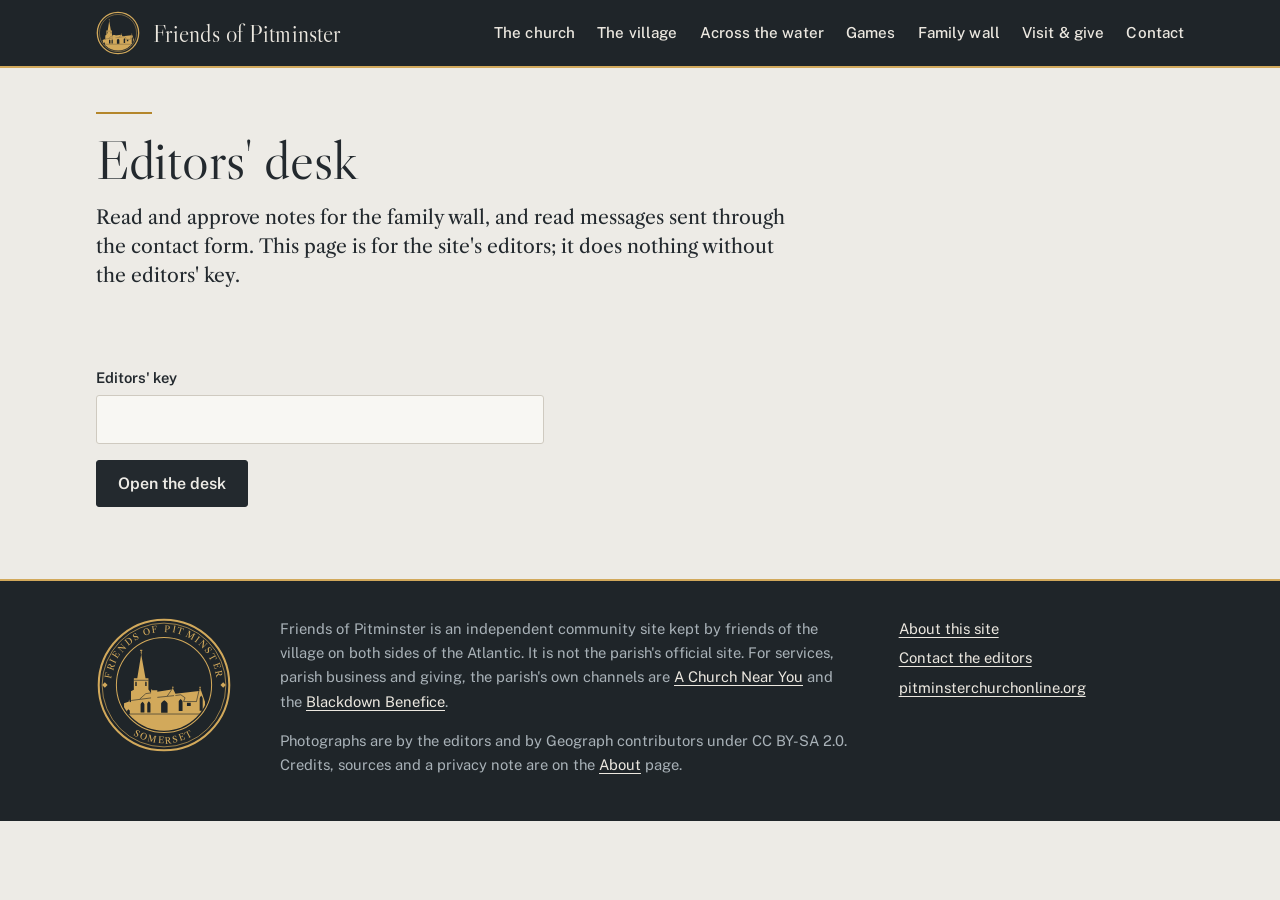
<file: public/admin.html>
<!doctype html>
<html lang="en">
<head>
<meta charset="utf-8">
<meta name="viewport" content="width=device-width, initial-scale=1, viewport-fit=cover">
<title>Editors' desk</title>
<meta name="description" content="Moderation for the family wall.">
<link rel="canonical" href="https://pitminsterchurchonline.org/admin">
<meta property="og:title" content="Editors' desk">
<meta property="og:description" content="Moderation for the family wall.">
<meta property="og:image" content="https://pitminsterchurchonline.org/images/church-at-dusk.jpg">
<meta property="og:type" content="website">
<link rel="icon" href="assets/favicon.svg" type="image/svg+xml">
<link rel="preconnect" href="https://fonts.googleapis.com"><link rel="preconnect" href="https://fonts.gstatic.com" crossorigin><link rel="stylesheet" href="https://fonts.googleapis.com/css2?family=Libre+Caslon+Display&family=Libre+Caslon+Text:ital,wght@0,400;0,700;1,400&family=Public+Sans:wght@400;500;600&display=swap">
<link rel="stylesheet" href="assets/site.css">
<script>document.documentElement.classList.add("js")</script>
<meta name="robots" content="noindex,nofollow">
</head>
<body>
<header class="masthead"><div class="wrap">
<a class="brand" href="/" aria-label="Friends of Pitminster, home"><svg class="mark" viewBox="0 0 200 200" aria-hidden="true" focusable="false"><circle cx="100" cy="100" r="94" fill="none" stroke="currentColor" stroke-width="6"/><circle cx="100" cy="100" r="84.5" fill="none" stroke="currentColor" stroke-width="2"/><defs><clipPath id="c-hd"><circle cx="100" cy="100" r="80.00"/></clipPath><mask id="k-hd" maskUnits="userSpaceOnUse" x="-100" y="-100" width="400" height="400"><rect x="-100" y="-100" width="400" height="400" fill="#fff"/><path d="M49.73,101.73 L49.73,95.48 Q49.73,94.98 50.98,93.83 Q52.23,94.98 52.23,95.48 L52.23,101.73 Z M67.10,101.73 L67.10,95.48 Q67.10,94.98 68.35,93.83 Q69.60,94.98 69.60,95.48 L69.60,101.73 Z M59.04,148.28 L59.04,133.65 Q59.04,132.35 62.36,129.33 Q65.69,132.35 65.69,133.65 L65.69,148.28 Z M70.67,148.28 L70.67,132.98 Q70.67,131.69 73.50,128.66 Q76.33,131.69 76.33,132.98 L76.33,148.28 Z M94.95,148.61 L94.95,132.32 Q94.95,130.62 100.60,126.67 Q106.25,130.62 106.25,132.32 L106.25,148.61 Z M125.80,145.62 L125.80,128.46 Q125.80,127.23 129.13,124.34 Q132.45,127.23 132.45,128.46 L132.45,145.62 Z M140.17,136.97 L140.17,130.99 L146.82,130.99 L146.82,136.97 Z M162.44,144.95 L162.44,123.67 Q162.44,122.08 165.10,118.35 Q167.76,122.08 167.76,123.67 L167.76,144.95 Z M35.36,150.81 L35.36,145.22 Q35.36,144.34 37.76,142.29 Q40.15,144.34 40.15,145.22 L40.15,150.81 Z" fill="#000"/><path d="M47.23,91.75 L72.73,91.75 M57.55,124.55 L68.19,115.11 L77.32,113.83 M42.54,127.08 L77.32,122.61 M88.30,121.68 L117.56,118.62 M113.83,107.58 L105.59,119.55 M119.95,118.35 L129.53,117.16 L136.84,122.34 L134.31,128.99 M134.31,128.99 L157.12,128.99 M161.18,110.37 L156.79,128.99 M-256.17,150.81 L435.43,150.81" fill="none" stroke="#000" stroke-width="1.05" stroke-linejoin="round"/></mask></defs><g clip-path="url(#c-hd)" fill="currentColor"><g mask="url(#k-hd)"><rect x="-60.00" y="150.81" width="320.00" height="160.00"/><path d="M30.04,152.93 L30.04,131.92 L38.95,128.73 L42.20,130.32 L42.20,110.91 L47.23,108.38 L47.23,88.30 L53.18,88.30 L60.10,46.00 L67.68,88.30 L72.73,88.30 L72.73,107.71 L76.99,113.43 L77.32,113.43 L77.32,109.18 L77.92,109.18 L77.92,107.58 L79.12,107.58 L79.12,109.18 L88.30,109.18 L88.30,111.70 L113.57,108.06 L115.56,106.12 L120.08,115.11 L161.11,110.37 L163.11,109.04 L164.77,109.31 L171.42,128.33 L171.82,128.99 L171.82,152.93 Z"/><rect x="115.04" y="102.53" width="1.05" height="4.12"/><rect x="114.21" y="103.33" width="2.70" height="1.05"/><rect x="162.58" y="102.53" width="1.05" height="5.72"/><rect x="161.76" y="103.60" width="2.70" height="1.05"/><rect x="161.51" y="107.71" width="3.20" height="1.60"/><path d="M38.15,129.33 L38.95,124.83 L39.75,129.33 Z"/><circle cx="60.10" cy="45.70" r="0.75"/><rect x="59.65" y="39.60" width="0.90" height="6.40"/><rect x="58.60" y="43.30" width="3.00" height="0.60"/><path d="M57.90,40.00 L58.60,37.60 L59.20,39.00 L60.70,39.20 L60.90,37.70 L61.60,37.90 L61.80,38.70 L62.60,39.00 L61.80,39.50 L61.40,40.70 L59.50,40.70 Z"/></g></g></svg><span class="brand-name">Friends of Pitminster</span></a>
<button class="menu-toggle" type="button" aria-expanded="false" aria-controls="site-nav">Menu</button>
<nav class="nav" id="site-nav" aria-label="Main"><ul><li><a href="church">The church</a></li><li><a href="village">The village</a></li><li><a href="across">Across the water</a></li><li><a href="games">Games</a></li><li><a href="wall">Family wall</a></li><li><a href="visit">Visit &amp; give</a></li><li><a href="contact">Contact</a></li></ul></nav>
</div></header>

<section class="pagehead"><div class="wrap">
<div class="rule"></div>
<h1>Editors' desk</h1>
<p class="lede">Read and approve notes for the family wall, and read messages sent through the contact form. This page is for the site's editors; it does nothing without the editors' key.</p>
</div></section>
<section class="page"><div class="wrap" style="display:block">
<form id="admin-login" novalidate style="max-width:28rem">
<div class="field"><label for="a-key">Editors' key</label><input type="password" id="a-key" name="key" autocomplete="current-password"></div>
<p style="margin-top:1rem"><button class="btn" type="submit">Open the desk</button></p>
<div id="a-notice" class="notice" hidden></div>
</form>
<div id="admin-desk" hidden>
<div class="tabs" role="tablist">
<button role="tab" aria-selected="true" data-tab="pending">Waiting</button>
<button role="tab" aria-selected="false" data-tab="approved">On the wall</button>
<button role="tab" aria-selected="false" data-tab="messages">Messages</button>
</div>
<div id="admin-list"></div>
<p style="margin-top:1.5rem"><button class="btn btn-quiet" type="button" id="a-logout">Close the desk</button></p>
</div>
</div></section>
<footer class="foot"><div class="wrap">
<a class="foot-seal" href="/" aria-label="Friends of Pitminster, home"><svg class="seal" viewBox="0 0 200 200" role="img" aria-label="Friends of Pitminster, Somerset"><defs><path id="t-ft" d="M 22,100 A 78,78 0 0 1 178,100"/><path id="b-ft" d="M 14,100 A 86,86 0 0 0 186,100"/></defs><circle cx="100" cy="100" r="96" fill="none" stroke="currentColor" stroke-width="3"/><circle cx="100" cy="100" r="91" fill="none" stroke="currentColor" stroke-width="1"/><circle cx="100" cy="100" r="70" fill="none" stroke="currentColor" stroke-width="1.5"/><g fill="currentColor" font-family="Libre Caslon Text, Georgia, serif" font-size="13" letter-spacing="2.6"><text><textPath href="#t-ft" startOffset="50%" text-anchor="middle">FRIENDS OF PITMINSTER</textPath></text><text><textPath href="#b-ft" startOffset="50%" text-anchor="middle">SOMERSET</textPath></text><path d="M13,96 L17,100 L13,104 L9,100 Z"/><path d="M187,96 L191,100 L187,104 L183,100 Z"/></g><defs><clipPath id="c-ft"><circle cx="100" cy="100" r="67.20"/></clipPath><mask id="k-ft" maskUnits="userSpaceOnUse" x="-100" y="-100" width="400" height="400"><rect x="-100" y="-100" width="400" height="400" fill="#fff"/><path d="M57.77,101.45 L57.77,96.20 Q57.77,95.79 58.82,94.82 Q59.87,95.79 59.87,96.20 L59.87,101.45 Z M72.36,101.45 L72.36,96.20 Q72.36,95.79 73.41,94.82 Q74.46,95.79 74.46,96.20 L74.46,101.45 Z M65.59,140.55 L65.59,128.27 Q65.59,127.18 68.38,124.63 Q71.18,127.18 71.18,128.27 L71.18,140.55 Z M75.37,140.55 L75.37,127.71 Q75.37,126.62 77.74,124.08 Q80.11,126.62 80.11,127.71 L80.11,140.55 Z M95.75,140.83 L95.75,127.15 Q95.75,125.72 100.50,122.40 Q105.25,125.72 105.25,127.15 L105.25,140.83 Z M121.67,138.32 L121.67,123.91 Q121.67,122.87 124.47,120.44 Q127.26,122.87 127.26,123.91 L127.26,138.32 Z M133.74,131.06 L133.74,126.03 L139.33,126.03 L139.33,131.06 Z M152.45,137.76 L152.45,119.89 Q152.45,118.55 154.69,115.42 Q156.92,118.55 156.92,119.89 L156.92,137.76 Z M45.70,142.68 L45.70,137.98 Q45.70,137.25 47.72,135.53 Q49.73,137.25 49.73,137.98 L49.73,142.68 Z" fill="#000"/><path d="M55.67,93.07 L77.10,93.07 M64.34,120.62 L73.28,112.69 L80.95,111.62 M51.74,122.75 L80.95,118.99 M90.17,118.21 L114.75,115.64 M111.62,106.37 L104.69,116.42 M116.76,115.42 L124.80,114.41 L130.95,118.77 L128.82,124.35 M128.82,124.35 L147.98,124.35 M151.39,108.71 L147.70,124.35 M-199.19,142.68 L381.76,142.68" fill="none" stroke="#000" stroke-width="0.88" stroke-linejoin="round"/></mask></defs><g clip-path="url(#c-ft)" fill="currentColor"><g mask="url(#k-ft)"><rect x="-34.40" y="142.68" width="268.80" height="134.40"/><path d="M41.24,144.46 L41.24,126.81 L48.72,124.13 L51.45,125.47 L51.45,109.16 L55.67,107.04 L55.67,90.17 L60.67,90.17 L66.48,54.64 L72.85,90.17 L77.10,90.17 L77.10,106.48 L80.67,111.28 L80.95,111.28 L80.95,107.71 L81.45,107.71 L81.45,106.37 L82.46,106.37 L82.46,107.71 L90.17,107.71 L90.17,109.83 L111.40,106.77 L113.07,105.14 L116.87,112.69 L151.34,108.71 L153.01,107.60 L154.41,107.82 L159.99,123.80 L160.33,124.35 L160.33,144.46 Z"/><rect x="112.63" y="102.12" width="0.88" height="3.46"/><rect x="111.94" y="102.80" width="2.27" height="0.88"/><rect x="152.57" y="102.12" width="0.88" height="4.80"/><rect x="151.88" y="103.02" width="2.27" height="0.88"/><rect x="151.67" y="106.48" width="2.69" height="1.34"/><path d="M48.05,124.64 L48.72,120.86 L49.39,124.64 Z"/><circle cx="66.48" cy="54.39" r="0.63"/><rect x="66.11" y="49.27" width="0.76" height="5.38"/><rect x="65.22" y="52.37" width="2.52" height="0.50"/><path d="M64.64,49.60 L65.22,47.59 L65.73,48.76 L66.99,48.93 L67.16,47.67 L67.74,47.84 L67.91,48.51 L68.58,48.76 L67.91,49.18 L67.58,50.19 L65.98,50.19 Z"/></g></g></svg></a>
<div>
<p>Friends of Pitminster is an independent community site kept by friends of the village on both sides of the Atlantic. It is not the parish's official site. For services, parish business and giving, the parish's own channels are <a href="https://achurchnearyou.com/church/11367">A Church Near You</a> and the <a href="https://blackdown.org.uk">Blackdown Benefice</a>.</p>
<p>Photographs are by the editors and by Geograph contributors under CC BY-SA 2.0. Credits, sources and a privacy note are on the <a href="about">About</a> page.</p>
</div>
<ul>
<li><a href="about">About this site</a></li>
<li><a href="contact">Contact the editors</a></li>
<li><a href="/">pitminsterchurchonline.org</a></li>
</ul>
</div></footer>
<script src="assets/site.js" defer></script>
</body>
</html>
</file>
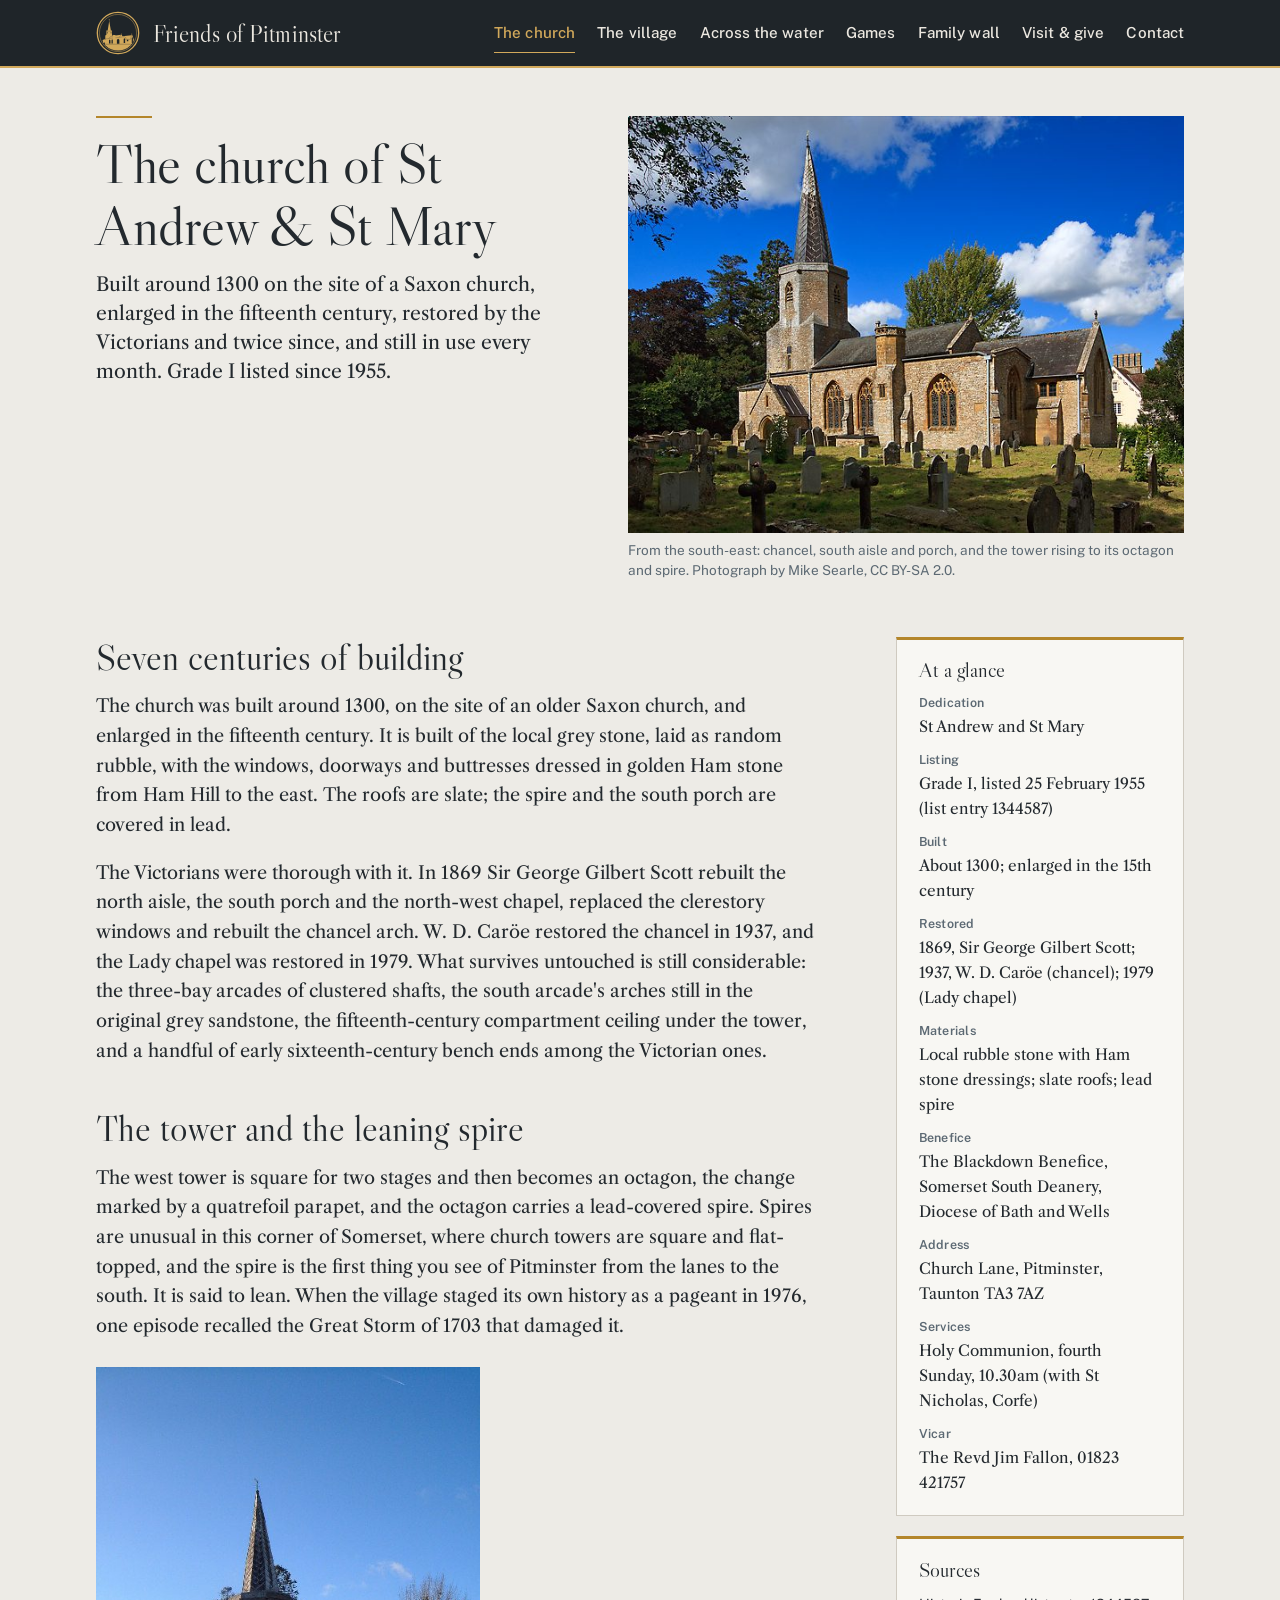
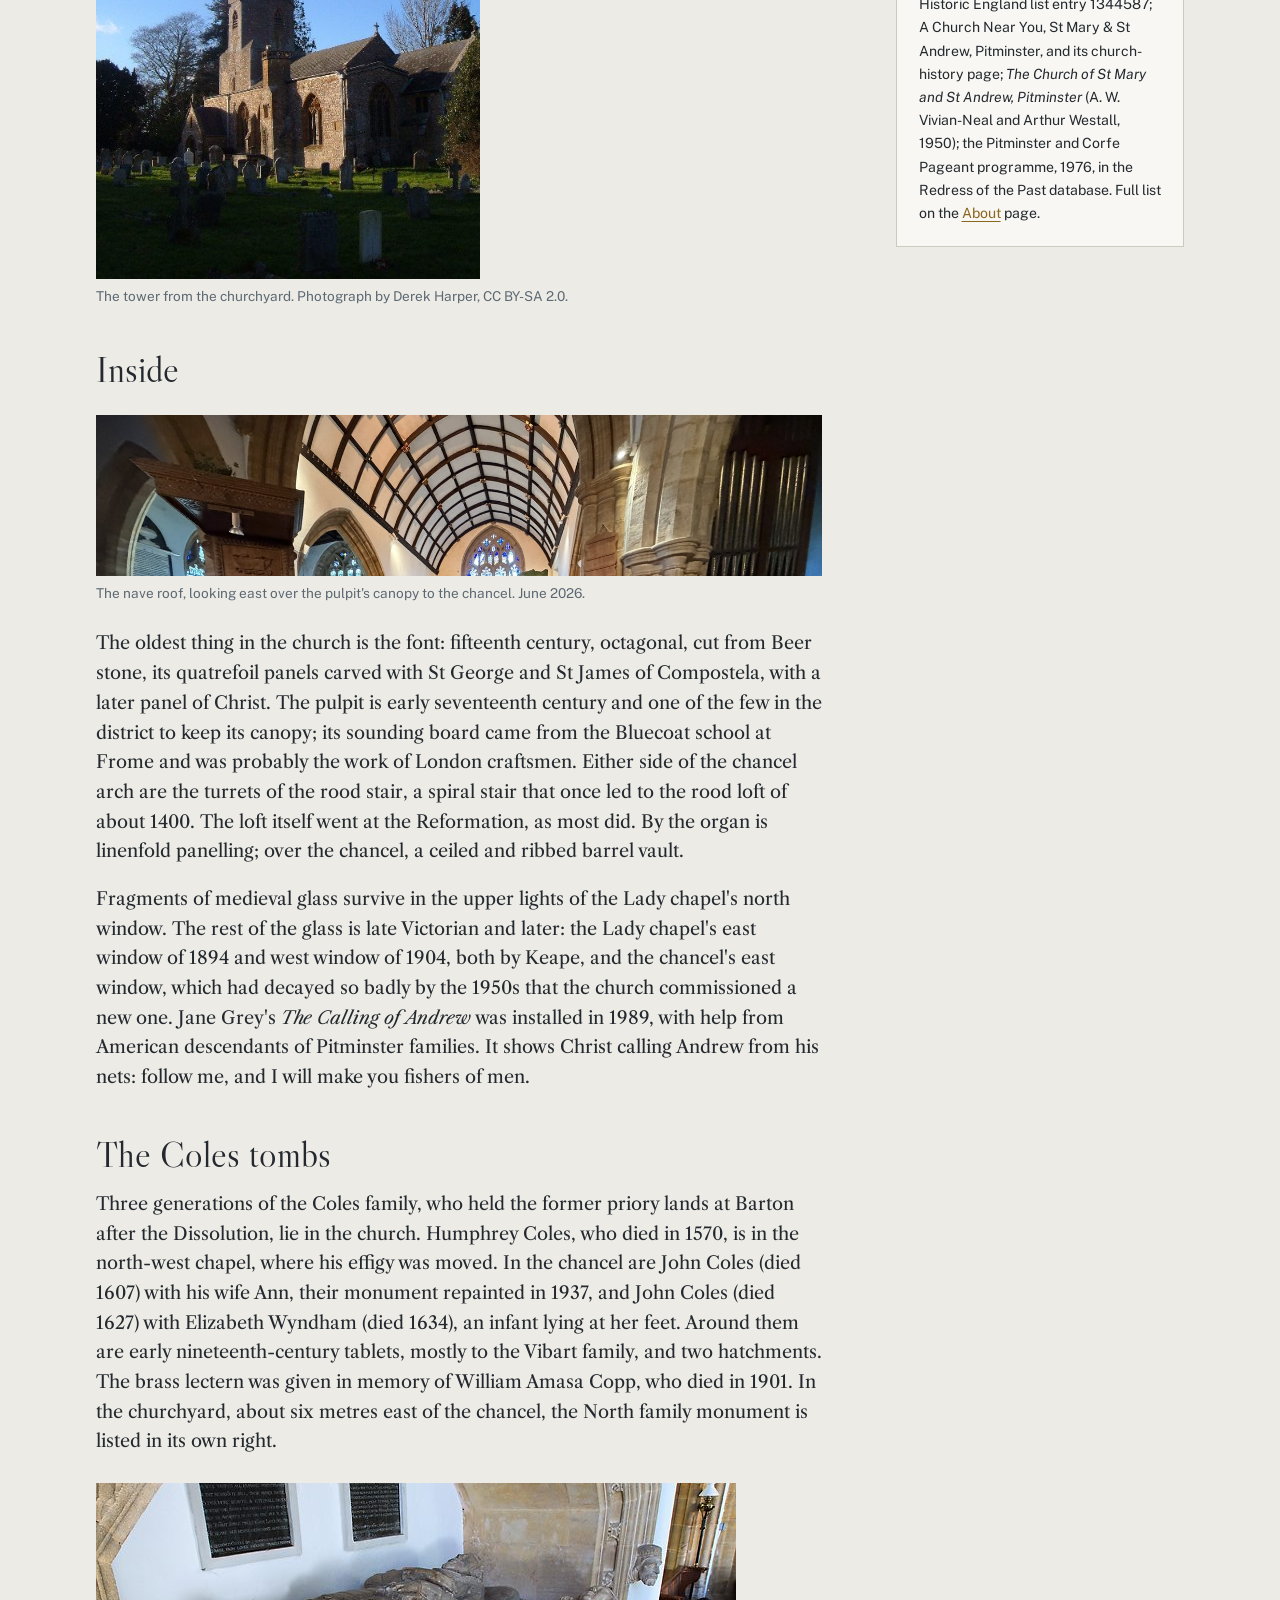
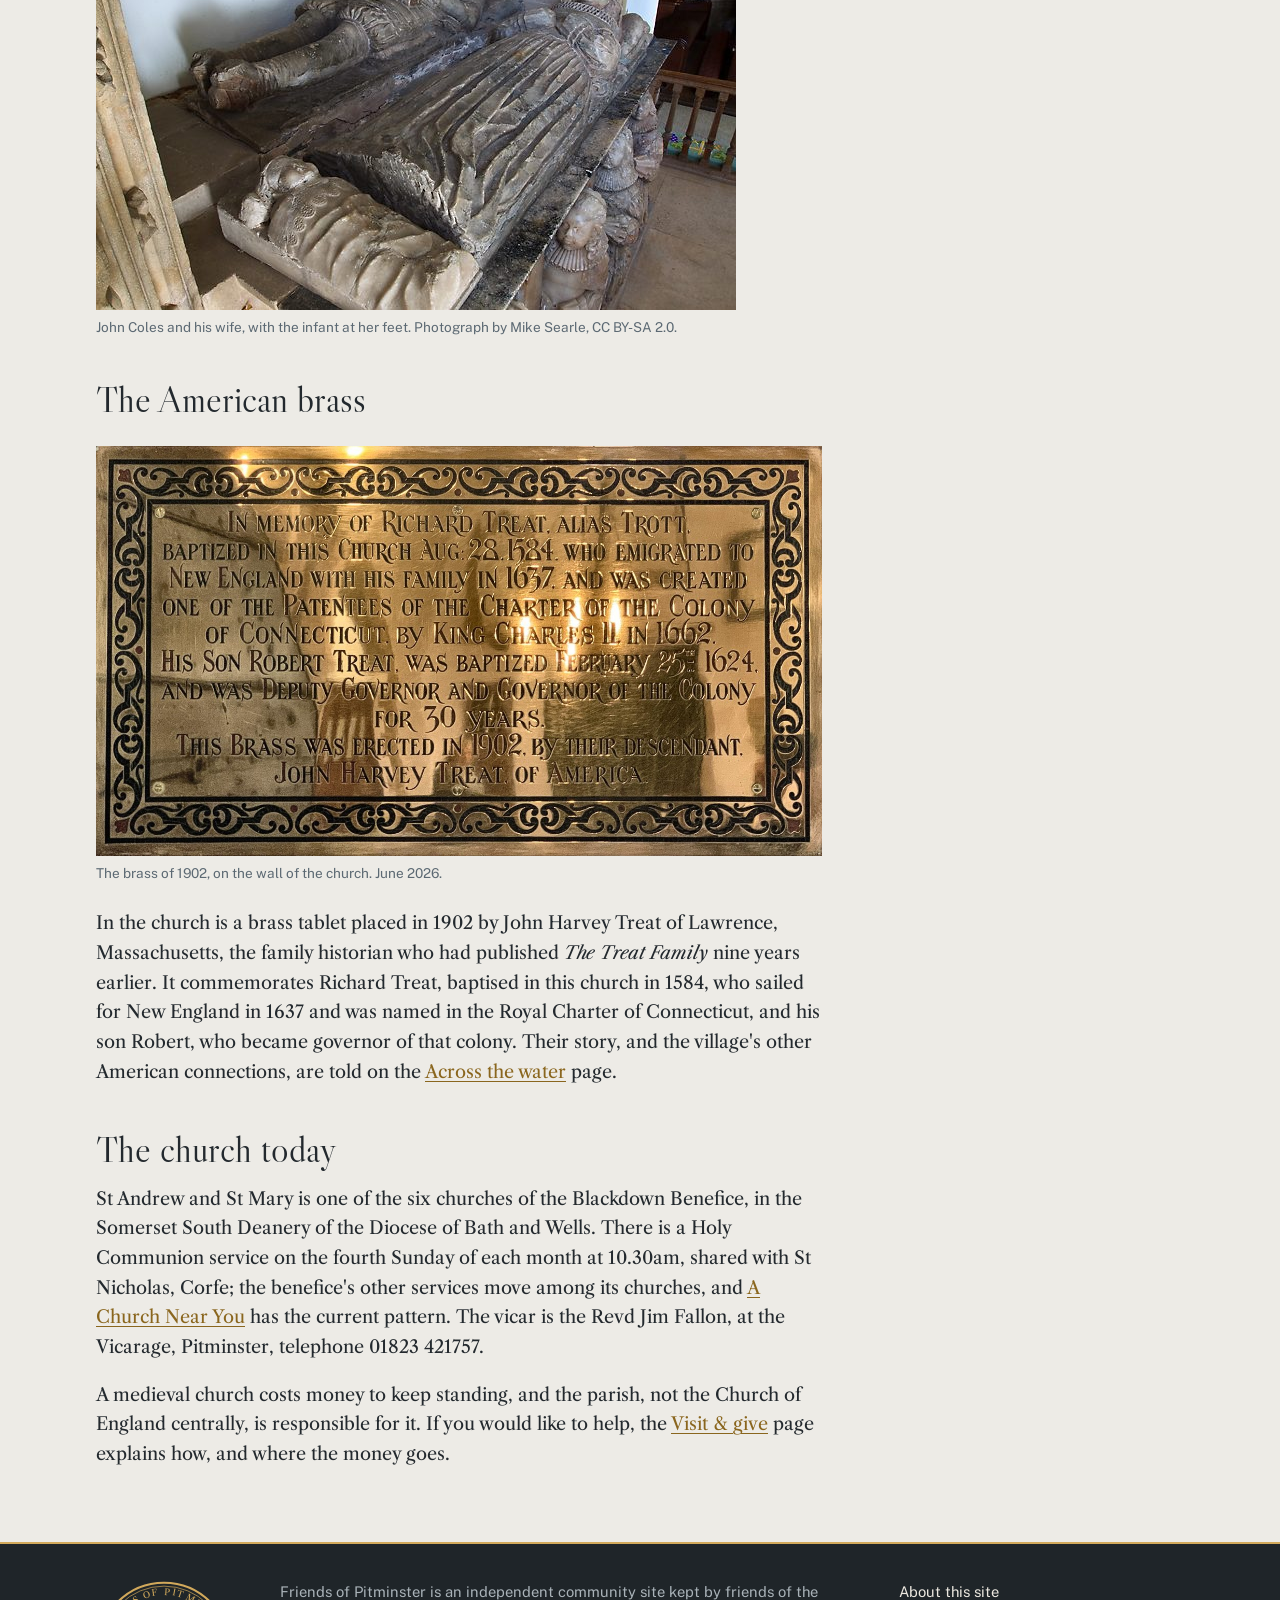
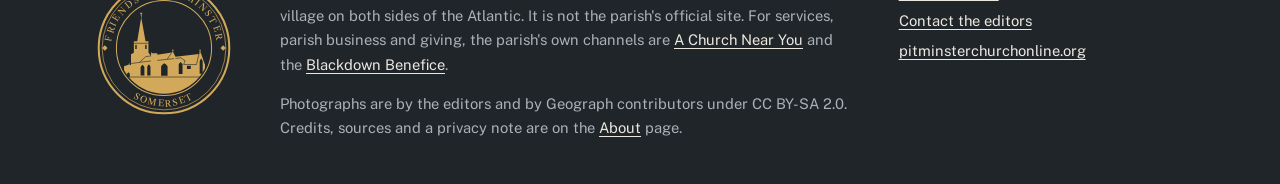
<file: public/church.html>
<!doctype html>
<html lang="en">
<head>
<meta charset="utf-8">
<meta name="viewport" content="width=device-width, initial-scale=1, viewport-fit=cover">
<title>The church of St Andrew & St Mary, Pitminster</title>
<meta name="description" content="The Grade I church of St Andrew and St Mary at Pitminster, Somerset: its leaning lead spire, font, pulpit, Coles tombs, the Treat brass and the 1989 east window.">
<link rel="canonical" href="https://pitminsterchurchonline.org/church">
<meta property="og:title" content="The church of St Andrew & St Mary, Pitminster">
<meta property="og:description" content="The Grade I church of St Andrew and St Mary at Pitminster, Somerset: its leaning lead spire, font, pulpit, Coles tombs, the Treat brass and the 1989 east window.">
<meta property="og:image" content="https://pitminsterchurchonline.org/images/church-at-dusk.jpg">
<meta property="og:type" content="website">
<link rel="icon" href="assets/favicon.svg" type="image/svg+xml">
<link rel="preconnect" href="https://fonts.googleapis.com"><link rel="preconnect" href="https://fonts.gstatic.com" crossorigin><link rel="stylesheet" href="https://fonts.googleapis.com/css2?family=Libre+Caslon+Display&family=Libre+Caslon+Text:ital,wght@0,400;0,700;1,400&family=Public+Sans:wght@400;500;600&display=swap">
<link rel="stylesheet" href="assets/site.css">
<script>document.documentElement.classList.add("js")</script>

</head>
<body>
<header class="masthead"><div class="wrap">
<a class="brand" href="/" aria-label="Friends of Pitminster, home"><svg class="mark" viewBox="0 0 200 200" aria-hidden="true" focusable="false"><circle cx="100" cy="100" r="94" fill="none" stroke="currentColor" stroke-width="6"/><circle cx="100" cy="100" r="84.5" fill="none" stroke="currentColor" stroke-width="2"/><defs><clipPath id="c-hd"><circle cx="100" cy="100" r="80.00"/></clipPath><mask id="k-hd" maskUnits="userSpaceOnUse" x="-100" y="-100" width="400" height="400"><rect x="-100" y="-100" width="400" height="400" fill="#fff"/><path d="M49.73,101.73 L49.73,95.48 Q49.73,94.98 50.98,93.83 Q52.23,94.98 52.23,95.48 L52.23,101.73 Z M67.10,101.73 L67.10,95.48 Q67.10,94.98 68.35,93.83 Q69.60,94.98 69.60,95.48 L69.60,101.73 Z M59.04,148.28 L59.04,133.65 Q59.04,132.35 62.36,129.33 Q65.69,132.35 65.69,133.65 L65.69,148.28 Z M70.67,148.28 L70.67,132.98 Q70.67,131.69 73.50,128.66 Q76.33,131.69 76.33,132.98 L76.33,148.28 Z M94.95,148.61 L94.95,132.32 Q94.95,130.62 100.60,126.67 Q106.25,130.62 106.25,132.32 L106.25,148.61 Z M125.80,145.62 L125.80,128.46 Q125.80,127.23 129.13,124.34 Q132.45,127.23 132.45,128.46 L132.45,145.62 Z M140.17,136.97 L140.17,130.99 L146.82,130.99 L146.82,136.97 Z M162.44,144.95 L162.44,123.67 Q162.44,122.08 165.10,118.35 Q167.76,122.08 167.76,123.67 L167.76,144.95 Z M35.36,150.81 L35.36,145.22 Q35.36,144.34 37.76,142.29 Q40.15,144.34 40.15,145.22 L40.15,150.81 Z" fill="#000"/><path d="M47.23,91.75 L72.73,91.75 M57.55,124.55 L68.19,115.11 L77.32,113.83 M42.54,127.08 L77.32,122.61 M88.30,121.68 L117.56,118.62 M113.83,107.58 L105.59,119.55 M119.95,118.35 L129.53,117.16 L136.84,122.34 L134.31,128.99 M134.31,128.99 L157.12,128.99 M161.18,110.37 L156.79,128.99 M-256.17,150.81 L435.43,150.81" fill="none" stroke="#000" stroke-width="1.05" stroke-linejoin="round"/></mask></defs><g clip-path="url(#c-hd)" fill="currentColor"><g mask="url(#k-hd)"><rect x="-60.00" y="150.81" width="320.00" height="160.00"/><path d="M30.04,152.93 L30.04,131.92 L38.95,128.73 L42.20,130.32 L42.20,110.91 L47.23,108.38 L47.23,88.30 L53.18,88.30 L60.10,46.00 L67.68,88.30 L72.73,88.30 L72.73,107.71 L76.99,113.43 L77.32,113.43 L77.32,109.18 L77.92,109.18 L77.92,107.58 L79.12,107.58 L79.12,109.18 L88.30,109.18 L88.30,111.70 L113.57,108.06 L115.56,106.12 L120.08,115.11 L161.11,110.37 L163.11,109.04 L164.77,109.31 L171.42,128.33 L171.82,128.99 L171.82,152.93 Z"/><rect x="115.04" y="102.53" width="1.05" height="4.12"/><rect x="114.21" y="103.33" width="2.70" height="1.05"/><rect x="162.58" y="102.53" width="1.05" height="5.72"/><rect x="161.76" y="103.60" width="2.70" height="1.05"/><rect x="161.51" y="107.71" width="3.20" height="1.60"/><path d="M38.15,129.33 L38.95,124.83 L39.75,129.33 Z"/><circle cx="60.10" cy="45.70" r="0.75"/><rect x="59.65" y="39.60" width="0.90" height="6.40"/><rect x="58.60" y="43.30" width="3.00" height="0.60"/><path d="M57.90,40.00 L58.60,37.60 L59.20,39.00 L60.70,39.20 L60.90,37.70 L61.60,37.90 L61.80,38.70 L62.60,39.00 L61.80,39.50 L61.40,40.70 L59.50,40.70 Z"/></g></g></svg><span class="brand-name">Friends of Pitminster</span></a>
<button class="menu-toggle" type="button" aria-expanded="false" aria-controls="site-nav">Menu</button>
<nav class="nav" id="site-nav" aria-label="Main"><ul><li><a href="church" aria-current="page">The church</a></li><li><a href="village">The village</a></li><li><a href="across">Across the water</a></li><li><a href="games">Games</a></li><li><a href="wall">Family wall</a></li><li><a href="visit">Visit &amp; give</a></li><li><a href="contact">Contact</a></li></ul></nav>
</div></header>

<section class="pagehead has-photo"><div class="wrap">
<div class="rule"></div>
<h1>The church of St Andrew &amp; St Mary</h1>
<p class="lede">Built around 1300 on the site of a Saxon church, enlarged in the fifteenth century, restored by the Victorians and twice since, and still in use every month. Grade I listed since 1955.</p>
<figure>
<img src="images/church-from-southeast.jpg" width="640" height="467" alt="The church from the south-east, with the chancel, the south aisle and porch, and the tower and spire behind" fetchpriority="high">
<figcaption>From the south-east: chancel, south aisle and porch, and the tower rising to its octagon and spire. Photograph by Mike Searle, CC BY-SA 2.0.</figcaption>
</figure>
</div></section>

<section class="page"><div class="wrap">
<div class="prose">
<h2>Seven centuries of building</h2>
<p>The church was built around 1300, on the site of an older Saxon church, and enlarged in the fifteenth century. It is built of the local grey stone, laid as random rubble, with the windows, doorways and buttresses dressed in golden Ham stone from Ham Hill to the east. The roofs are slate; the spire and the south porch are covered in lead.</p>
<p>The Victorians were thorough with it. In 1869 Sir George Gilbert Scott rebuilt the north aisle, the south porch and the north-west chapel, replaced the clerestory windows and rebuilt the chancel arch. W. D. Caröe restored the chancel in 1937, and the Lady chapel was restored in 1979. What survives untouched is still considerable: the three-bay arcades of clustered shafts, the south arcade's arches still in the original grey sandstone, the fifteenth-century compartment ceiling under the tower, and a handful of early sixteenth-century bench ends among the Victorian ones.</p>

<h2>The tower and the leaning spire</h2>
<p>The west tower is square for two stages and then becomes an octagon, the change marked by a quatrefoil parapet, and the octagon carries a lead-covered spire. Spires are unusual in this corner of Somerset, where church towers are square and flat-topped, and the spire is the first thing you see of Pitminster from the lanes to the south. It is said to lean. When the village staged its own history as a pageant in 1976, one episode recalled the Great Storm of 1703 that damaged it.</p>
<figure>
<img src="images/church-winter-light.jpg" width="480" height="640" alt="The tower and lead spire of the church in low winter sunlight, seen from the churchyard" loading="lazy" style="max-width:min(24rem,100%)">
<figcaption>The tower from the churchyard. Photograph by Derek Harper, CC BY-SA 2.0.</figcaption>
</figure>

<h2>Inside</h2>
<figure>
<img src="images/nave-roof.jpg" width="1400" height="310" alt="The ribbed wagon roof of the nave, looking east over the pulpit canopy to the chancel arch and the east window" loading="lazy">
<figcaption>The nave roof, looking east over the pulpit's canopy to the chancel. June 2026.</figcaption>
</figure>
<p>The oldest thing in the church is the font: fifteenth century, octagonal, cut from Beer stone, its quatrefoil panels carved with St George and St James of Compostela, with a later panel of Christ. The pulpit is early seventeenth century and one of the few in the district to keep its canopy; its sounding board came from the Bluecoat school at Frome and was probably the work of London craftsmen. Either side of the chancel arch are the turrets of the rood stair, a spiral stair that once led to the rood loft of about 1400. The loft itself went at the Reformation, as most did. By the organ is linenfold panelling; over the chancel, a ceiled and ribbed barrel vault.</p>
<p>Fragments of medieval glass survive in the upper lights of the Lady chapel's north window. The rest of the glass is late Victorian and later: the Lady chapel's east window of 1894 and west window of 1904, both by Keape, and the chancel's east window, which had decayed so badly by the 1950s that the church commissioned a new one. Jane Grey's <i>The Calling of Andrew</i> was installed in 1989, with help from American descendants of Pitminster families. It shows Christ calling Andrew from his nets: follow me, and I will make you fishers of men.</p>

<h2>The Coles tombs</h2>
<p>Three generations of the Coles family, who held the former priory lands at Barton after the Dissolution, lie in the church. Humphrey Coles, who died in 1570, is in the north-west chapel, where his effigy was moved. In the chancel are John Coles (died 1607) with his wife Ann, their monument repainted in 1937, and John Coles (died 1627) with Elizabeth Wyndham (died 1634), an infant lying at her feet. Around them are early nineteenth-century tablets, mostly to the Vibart family, and two hatchments. The brass lectern was given in memory of William Amasa Copp, who died in 1901. In the churchyard, about six metres east of the chancel, the North family monument is listed in its own right.</p>
<figure>
<img src="images/coles-tomb.jpg" width="640" height="427" alt="Alabaster effigies of John Coles and his wife lying on a tomb chest in the chancel, with a small effigy of an infant at her feet" loading="lazy">
<figcaption>John Coles and his wife, with the infant at her feet. Photograph by Mike Searle, CC BY-SA 2.0.</figcaption>
</figure>

<h2>The American brass</h2>
<figure>
<img src="images/treat-brass.jpg" width="1400" height="791" alt="The brass tablet of 1902 in memory of Richard Treat, alias Trott, baptised in this church in 1584, and his son Robert, Governor of Connecticut, erected by their descendant John Harvey Treat of America" loading="lazy">
<figcaption>The brass of 1902, on the wall of the church. June 2026.</figcaption>
</figure>
<p>In the church is a brass tablet placed in 1902 by John Harvey Treat of Lawrence, Massachusetts, the family historian who had published <i>The Treat Family</i> nine years earlier. It commemorates Richard Treat, baptised in this church in 1584, who sailed for New England in 1637 and was named in the Royal Charter of Connecticut, and his son Robert, who became governor of that colony. Their story, and the village's other American connections, are told on the <a href="across">Across the water</a> page.</p>

<h2>The church today</h2>
<p>St Andrew and St Mary is one of the six churches of the Blackdown Benefice, in the Somerset South Deanery of the Diocese of Bath and Wells. There is a Holy Communion service on the fourth Sunday of each month at 10.30am, shared with St Nicholas, Corfe; the benefice's other services move among its churches, and <a href="https://achurchnearyou.com/church/11367">A Church Near You</a> has the current pattern. The vicar is the Revd Jim Fallon, at the Vicarage, Pitminster, telephone 01823 421757.</p>
<p>A medieval church costs money to keep standing, and the parish, not the Church of England centrally, is responsible for it. If you would like to help, the <a href="visit#give">Visit &amp; give</a> page explains how, and where the money goes.</p>
</div>

<aside class="aside">
<div class="box">
<h3>At a glance</h3>
<dl>
<dt>Dedication</dt><dd>St Andrew and St Mary</dd>
<dt>Listing</dt><dd>Grade I, listed 25 February 1955 (list entry 1344587)</dd>
<dt>Built</dt><dd>About 1300; enlarged in the 15th century</dd>
<dt>Restored</dt><dd>1869, Sir George Gilbert Scott; 1937, W. D. Caröe (chancel); 1979 (Lady chapel)</dd>
<dt>Materials</dt><dd>Local rubble stone with Ham stone dressings; slate roofs; lead spire</dd>
<dt>Benefice</dt><dd>The Blackdown Benefice, Somerset South Deanery, Diocese of Bath and Wells</dd>
<dt>Address</dt><dd>Church Lane, Pitminster, Taunton TA3 7AZ</dd>
<dt>Services</dt><dd>Holy Communion, fourth Sunday, 10.30am (with St Nicholas, Corfe)</dd>
<dt>Vicar</dt><dd>The Revd Jim Fallon, 01823 421757</dd>
</dl>
</div>
<div class="box">
<h3>Sources</h3>
<p class="small">Historic England list entry 1344587; A Church Near You, St Mary &amp; St Andrew, Pitminster, and its church-history page; <i>The Church of St Mary and St Andrew, Pitminster</i> (A. W. Vivian-Neal and Arthur Westall, 1950); the Pitminster and Corfe Pageant programme, 1976, in the Redress of the Past database. Full list on the <a href="about">About</a> page.</p>
</div>
</aside>
</div></section>
<footer class="foot"><div class="wrap">
<a class="foot-seal" href="/" aria-label="Friends of Pitminster, home"><svg class="seal" viewBox="0 0 200 200" role="img" aria-label="Friends of Pitminster, Somerset"><defs><path id="t-ft" d="M 22,100 A 78,78 0 0 1 178,100"/><path id="b-ft" d="M 14,100 A 86,86 0 0 0 186,100"/></defs><circle cx="100" cy="100" r="96" fill="none" stroke="currentColor" stroke-width="3"/><circle cx="100" cy="100" r="91" fill="none" stroke="currentColor" stroke-width="1"/><circle cx="100" cy="100" r="70" fill="none" stroke="currentColor" stroke-width="1.5"/><g fill="currentColor" font-family="Libre Caslon Text, Georgia, serif" font-size="13" letter-spacing="2.6"><text><textPath href="#t-ft" startOffset="50%" text-anchor="middle">FRIENDS OF PITMINSTER</textPath></text><text><textPath href="#b-ft" startOffset="50%" text-anchor="middle">SOMERSET</textPath></text><path d="M13,96 L17,100 L13,104 L9,100 Z"/><path d="M187,96 L191,100 L187,104 L183,100 Z"/></g><defs><clipPath id="c-ft"><circle cx="100" cy="100" r="67.20"/></clipPath><mask id="k-ft" maskUnits="userSpaceOnUse" x="-100" y="-100" width="400" height="400"><rect x="-100" y="-100" width="400" height="400" fill="#fff"/><path d="M57.77,101.45 L57.77,96.20 Q57.77,95.79 58.82,94.82 Q59.87,95.79 59.87,96.20 L59.87,101.45 Z M72.36,101.45 L72.36,96.20 Q72.36,95.79 73.41,94.82 Q74.46,95.79 74.46,96.20 L74.46,101.45 Z M65.59,140.55 L65.59,128.27 Q65.59,127.18 68.38,124.63 Q71.18,127.18 71.18,128.27 L71.18,140.55 Z M75.37,140.55 L75.37,127.71 Q75.37,126.62 77.74,124.08 Q80.11,126.62 80.11,127.71 L80.11,140.55 Z M95.75,140.83 L95.75,127.15 Q95.75,125.72 100.50,122.40 Q105.25,125.72 105.25,127.15 L105.25,140.83 Z M121.67,138.32 L121.67,123.91 Q121.67,122.87 124.47,120.44 Q127.26,122.87 127.26,123.91 L127.26,138.32 Z M133.74,131.06 L133.74,126.03 L139.33,126.03 L139.33,131.06 Z M152.45,137.76 L152.45,119.89 Q152.45,118.55 154.69,115.42 Q156.92,118.55 156.92,119.89 L156.92,137.76 Z M45.70,142.68 L45.70,137.98 Q45.70,137.25 47.72,135.53 Q49.73,137.25 49.73,137.98 L49.73,142.68 Z" fill="#000"/><path d="M55.67,93.07 L77.10,93.07 M64.34,120.62 L73.28,112.69 L80.95,111.62 M51.74,122.75 L80.95,118.99 M90.17,118.21 L114.75,115.64 M111.62,106.37 L104.69,116.42 M116.76,115.42 L124.80,114.41 L130.95,118.77 L128.82,124.35 M128.82,124.35 L147.98,124.35 M151.39,108.71 L147.70,124.35 M-199.19,142.68 L381.76,142.68" fill="none" stroke="#000" stroke-width="0.88" stroke-linejoin="round"/></mask></defs><g clip-path="url(#c-ft)" fill="currentColor"><g mask="url(#k-ft)"><rect x="-34.40" y="142.68" width="268.80" height="134.40"/><path d="M41.24,144.46 L41.24,126.81 L48.72,124.13 L51.45,125.47 L51.45,109.16 L55.67,107.04 L55.67,90.17 L60.67,90.17 L66.48,54.64 L72.85,90.17 L77.10,90.17 L77.10,106.48 L80.67,111.28 L80.95,111.28 L80.95,107.71 L81.45,107.71 L81.45,106.37 L82.46,106.37 L82.46,107.71 L90.17,107.71 L90.17,109.83 L111.40,106.77 L113.07,105.14 L116.87,112.69 L151.34,108.71 L153.01,107.60 L154.41,107.82 L159.99,123.80 L160.33,124.35 L160.33,144.46 Z"/><rect x="112.63" y="102.12" width="0.88" height="3.46"/><rect x="111.94" y="102.80" width="2.27" height="0.88"/><rect x="152.57" y="102.12" width="0.88" height="4.80"/><rect x="151.88" y="103.02" width="2.27" height="0.88"/><rect x="151.67" y="106.48" width="2.69" height="1.34"/><path d="M48.05,124.64 L48.72,120.86 L49.39,124.64 Z"/><circle cx="66.48" cy="54.39" r="0.63"/><rect x="66.11" y="49.27" width="0.76" height="5.38"/><rect x="65.22" y="52.37" width="2.52" height="0.50"/><path d="M64.64,49.60 L65.22,47.59 L65.73,48.76 L66.99,48.93 L67.16,47.67 L67.74,47.84 L67.91,48.51 L68.58,48.76 L67.91,49.18 L67.58,50.19 L65.98,50.19 Z"/></g></g></svg></a>
<div>
<p>Friends of Pitminster is an independent community site kept by friends of the village on both sides of the Atlantic. It is not the parish's official site. For services, parish business and giving, the parish's own channels are <a href="https://achurchnearyou.com/church/11367">A Church Near You</a> and the <a href="https://blackdown.org.uk">Blackdown Benefice</a>.</p>
<p>Photographs are by the editors and by Geograph contributors under CC BY-SA 2.0. Credits, sources and a privacy note are on the <a href="about">About</a> page.</p>
</div>
<ul>
<li><a href="about">About this site</a></li>
<li><a href="contact">Contact the editors</a></li>
<li><a href="/">pitminsterchurchonline.org</a></li>
</ul>
</div></footer>
<script src="assets/site.js" defer></script>
</body>
</html>
</file>
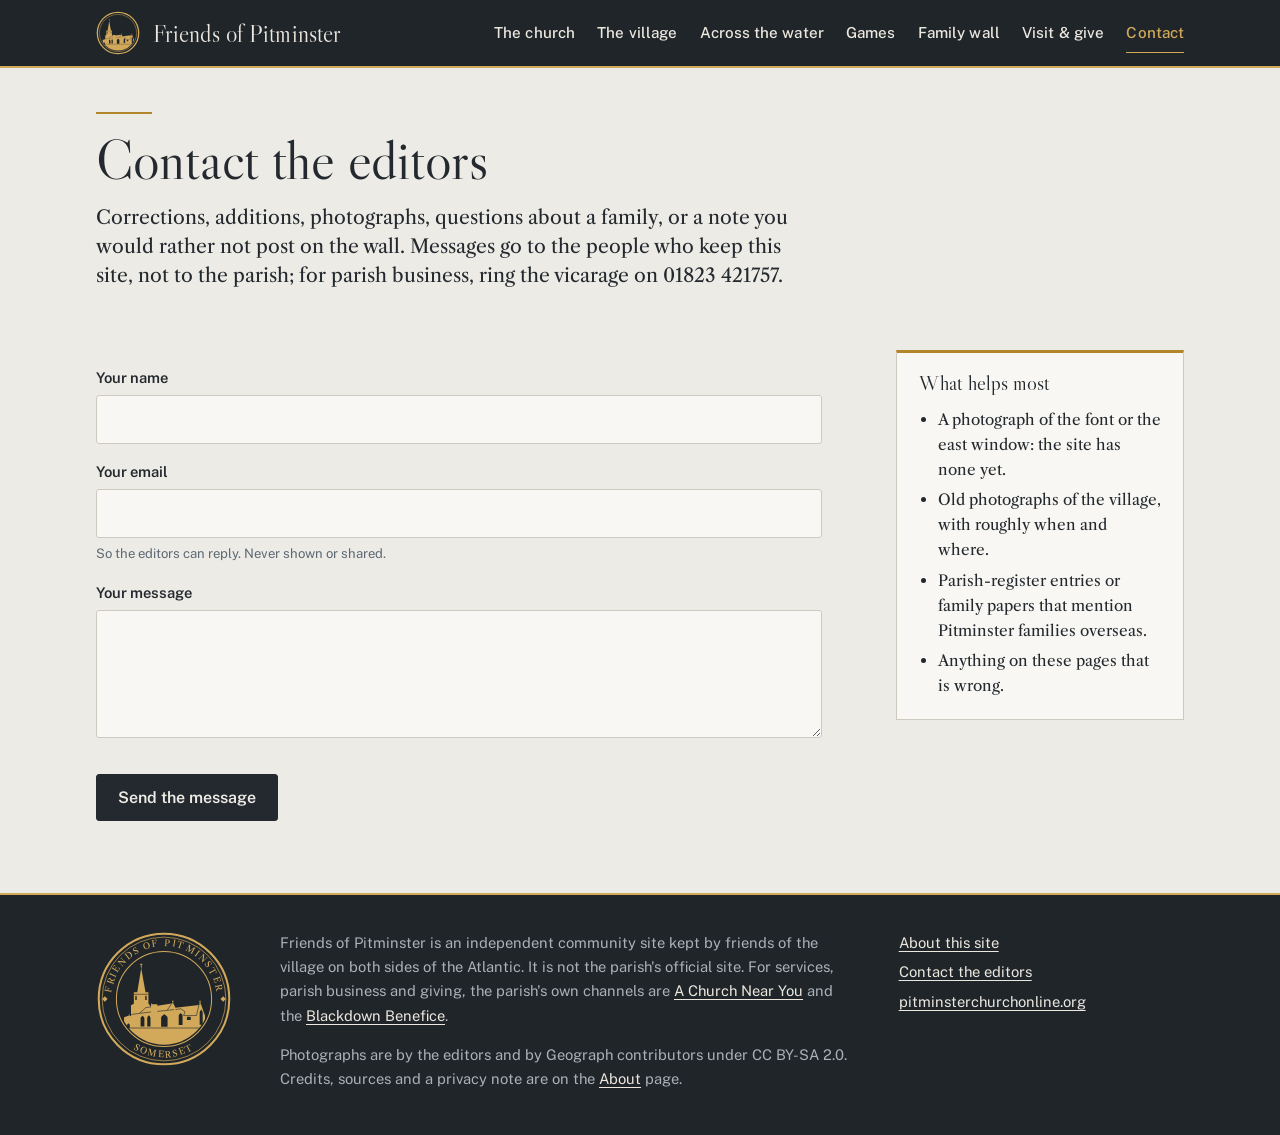
<file: public/contact.html>
<!doctype html>
<html lang="en">
<head>
<meta charset="utf-8">
<meta name="viewport" content="width=device-width, initial-scale=1, viewport-fit=cover">
<title>Contact the editors</title>
<meta name="description" content="Write to the people who keep Friends of Pitminster with corrections, photographs and family questions.">
<link rel="canonical" href="https://pitminsterchurchonline.org/contact">
<meta property="og:title" content="Contact the editors">
<meta property="og:description" content="Write to the people who keep Friends of Pitminster with corrections, photographs and family questions.">
<meta property="og:image" content="https://pitminsterchurchonline.org/images/church-at-dusk.jpg">
<meta property="og:type" content="website">
<link rel="icon" href="assets/favicon.svg" type="image/svg+xml">
<link rel="preconnect" href="https://fonts.googleapis.com"><link rel="preconnect" href="https://fonts.gstatic.com" crossorigin><link rel="stylesheet" href="https://fonts.googleapis.com/css2?family=Libre+Caslon+Display&family=Libre+Caslon+Text:ital,wght@0,400;0,700;1,400&family=Public+Sans:wght@400;500;600&display=swap">
<link rel="stylesheet" href="assets/site.css">
<script>document.documentElement.classList.add("js")</script>

</head>
<body>
<header class="masthead"><div class="wrap">
<a class="brand" href="/" aria-label="Friends of Pitminster, home"><svg class="mark" viewBox="0 0 200 200" aria-hidden="true" focusable="false"><circle cx="100" cy="100" r="94" fill="none" stroke="currentColor" stroke-width="6"/><circle cx="100" cy="100" r="84.5" fill="none" stroke="currentColor" stroke-width="2"/><defs><clipPath id="c-hd"><circle cx="100" cy="100" r="80.00"/></clipPath><mask id="k-hd" maskUnits="userSpaceOnUse" x="-100" y="-100" width="400" height="400"><rect x="-100" y="-100" width="400" height="400" fill="#fff"/><path d="M49.73,101.73 L49.73,95.48 Q49.73,94.98 50.98,93.83 Q52.23,94.98 52.23,95.48 L52.23,101.73 Z M67.10,101.73 L67.10,95.48 Q67.10,94.98 68.35,93.83 Q69.60,94.98 69.60,95.48 L69.60,101.73 Z M59.04,148.28 L59.04,133.65 Q59.04,132.35 62.36,129.33 Q65.69,132.35 65.69,133.65 L65.69,148.28 Z M70.67,148.28 L70.67,132.98 Q70.67,131.69 73.50,128.66 Q76.33,131.69 76.33,132.98 L76.33,148.28 Z M94.95,148.61 L94.95,132.32 Q94.95,130.62 100.60,126.67 Q106.25,130.62 106.25,132.32 L106.25,148.61 Z M125.80,145.62 L125.80,128.46 Q125.80,127.23 129.13,124.34 Q132.45,127.23 132.45,128.46 L132.45,145.62 Z M140.17,136.97 L140.17,130.99 L146.82,130.99 L146.82,136.97 Z M162.44,144.95 L162.44,123.67 Q162.44,122.08 165.10,118.35 Q167.76,122.08 167.76,123.67 L167.76,144.95 Z M35.36,150.81 L35.36,145.22 Q35.36,144.34 37.76,142.29 Q40.15,144.34 40.15,145.22 L40.15,150.81 Z" fill="#000"/><path d="M47.23,91.75 L72.73,91.75 M57.55,124.55 L68.19,115.11 L77.32,113.83 M42.54,127.08 L77.32,122.61 M88.30,121.68 L117.56,118.62 M113.83,107.58 L105.59,119.55 M119.95,118.35 L129.53,117.16 L136.84,122.34 L134.31,128.99 M134.31,128.99 L157.12,128.99 M161.18,110.37 L156.79,128.99 M-256.17,150.81 L435.43,150.81" fill="none" stroke="#000" stroke-width="1.05" stroke-linejoin="round"/></mask></defs><g clip-path="url(#c-hd)" fill="currentColor"><g mask="url(#k-hd)"><rect x="-60.00" y="150.81" width="320.00" height="160.00"/><path d="M30.04,152.93 L30.04,131.92 L38.95,128.73 L42.20,130.32 L42.20,110.91 L47.23,108.38 L47.23,88.30 L53.18,88.30 L60.10,46.00 L67.68,88.30 L72.73,88.30 L72.73,107.71 L76.99,113.43 L77.32,113.43 L77.32,109.18 L77.92,109.18 L77.92,107.58 L79.12,107.58 L79.12,109.18 L88.30,109.18 L88.30,111.70 L113.57,108.06 L115.56,106.12 L120.08,115.11 L161.11,110.37 L163.11,109.04 L164.77,109.31 L171.42,128.33 L171.82,128.99 L171.82,152.93 Z"/><rect x="115.04" y="102.53" width="1.05" height="4.12"/><rect x="114.21" y="103.33" width="2.70" height="1.05"/><rect x="162.58" y="102.53" width="1.05" height="5.72"/><rect x="161.76" y="103.60" width="2.70" height="1.05"/><rect x="161.51" y="107.71" width="3.20" height="1.60"/><path d="M38.15,129.33 L38.95,124.83 L39.75,129.33 Z"/><circle cx="60.10" cy="45.70" r="0.75"/><rect x="59.65" y="39.60" width="0.90" height="6.40"/><rect x="58.60" y="43.30" width="3.00" height="0.60"/><path d="M57.90,40.00 L58.60,37.60 L59.20,39.00 L60.70,39.20 L60.90,37.70 L61.60,37.90 L61.80,38.70 L62.60,39.00 L61.80,39.50 L61.40,40.70 L59.50,40.70 Z"/></g></g></svg><span class="brand-name">Friends of Pitminster</span></a>
<button class="menu-toggle" type="button" aria-expanded="false" aria-controls="site-nav">Menu</button>
<nav class="nav" id="site-nav" aria-label="Main"><ul><li><a href="church">The church</a></li><li><a href="village">The village</a></li><li><a href="across">Across the water</a></li><li><a href="games">Games</a></li><li><a href="wall">Family wall</a></li><li><a href="visit">Visit &amp; give</a></li><li><a href="contact" aria-current="page">Contact</a></li></ul></nav>
</div></header>

<section class="pagehead"><div class="wrap">
<div class="rule"></div>
<h1>Contact the editors</h1>
<p class="lede">Corrections, additions, photographs, questions about a family, or a note you would rather not post on the wall. Messages go to the people who keep this site, not to the parish; for parish business, ring the vicarage on 01823 421757.</p>
</div></section>

<section class="page"><div class="wrap">
<div>
<form id="contact-form" novalidate>
<div class="field"><label for="c-name">Your name</label><input type="text" id="c-name" name="name" maxlength="80" required autocomplete="name"></div>
<div class="field"><label for="c-email">Your email</label><input type="email" id="c-email" name="email" maxlength="120" required autocomplete="email"><span class="hint">So the editors can reply. Never shown or shared.</span></div>
<div class="field"><label for="c-msg">Your message</label><textarea id="c-msg" name="message" maxlength="3000" required></textarea></div>
<div class="hp" aria-hidden="true"><label for="c-web">Leave this empty</label><input type="text" id="c-web" name="website" tabindex="-1" autocomplete="off"></div>
<div id="c-turnstile" class="field"></div>
<p style="margin-top:1.25rem"><button class="btn" type="submit" id="c-submit">Send the message</button></p>
<div id="c-notice" class="notice" hidden></div>
</form>
</div>
<aside class="aside">
<div class="box">
<h3>What helps most</h3>
<ul>
<li>A photograph of the font or the east window: the site has none yet.</li>
<li>Old photographs of the village, with roughly when and where.</li>
<li>Parish-register entries or family papers that mention Pitminster families overseas.</li>
<li>Anything on these pages that is wrong.</li>
</ul>
</div>
</aside>
</div></section>
<footer class="foot"><div class="wrap">
<a class="foot-seal" href="/" aria-label="Friends of Pitminster, home"><svg class="seal" viewBox="0 0 200 200" role="img" aria-label="Friends of Pitminster, Somerset"><defs><path id="t-ft" d="M 22,100 A 78,78 0 0 1 178,100"/><path id="b-ft" d="M 14,100 A 86,86 0 0 0 186,100"/></defs><circle cx="100" cy="100" r="96" fill="none" stroke="currentColor" stroke-width="3"/><circle cx="100" cy="100" r="91" fill="none" stroke="currentColor" stroke-width="1"/><circle cx="100" cy="100" r="70" fill="none" stroke="currentColor" stroke-width="1.5"/><g fill="currentColor" font-family="Libre Caslon Text, Georgia, serif" font-size="13" letter-spacing="2.6"><text><textPath href="#t-ft" startOffset="50%" text-anchor="middle">FRIENDS OF PITMINSTER</textPath></text><text><textPath href="#b-ft" startOffset="50%" text-anchor="middle">SOMERSET</textPath></text><path d="M13,96 L17,100 L13,104 L9,100 Z"/><path d="M187,96 L191,100 L187,104 L183,100 Z"/></g><defs><clipPath id="c-ft"><circle cx="100" cy="100" r="67.20"/></clipPath><mask id="k-ft" maskUnits="userSpaceOnUse" x="-100" y="-100" width="400" height="400"><rect x="-100" y="-100" width="400" height="400" fill="#fff"/><path d="M57.77,101.45 L57.77,96.20 Q57.77,95.79 58.82,94.82 Q59.87,95.79 59.87,96.20 L59.87,101.45 Z M72.36,101.45 L72.36,96.20 Q72.36,95.79 73.41,94.82 Q74.46,95.79 74.46,96.20 L74.46,101.45 Z M65.59,140.55 L65.59,128.27 Q65.59,127.18 68.38,124.63 Q71.18,127.18 71.18,128.27 L71.18,140.55 Z M75.37,140.55 L75.37,127.71 Q75.37,126.62 77.74,124.08 Q80.11,126.62 80.11,127.71 L80.11,140.55 Z M95.75,140.83 L95.75,127.15 Q95.75,125.72 100.50,122.40 Q105.25,125.72 105.25,127.15 L105.25,140.83 Z M121.67,138.32 L121.67,123.91 Q121.67,122.87 124.47,120.44 Q127.26,122.87 127.26,123.91 L127.26,138.32 Z M133.74,131.06 L133.74,126.03 L139.33,126.03 L139.33,131.06 Z M152.45,137.76 L152.45,119.89 Q152.45,118.55 154.69,115.42 Q156.92,118.55 156.92,119.89 L156.92,137.76 Z M45.70,142.68 L45.70,137.98 Q45.70,137.25 47.72,135.53 Q49.73,137.25 49.73,137.98 L49.73,142.68 Z" fill="#000"/><path d="M55.67,93.07 L77.10,93.07 M64.34,120.62 L73.28,112.69 L80.95,111.62 M51.74,122.75 L80.95,118.99 M90.17,118.21 L114.75,115.64 M111.62,106.37 L104.69,116.42 M116.76,115.42 L124.80,114.41 L130.95,118.77 L128.82,124.35 M128.82,124.35 L147.98,124.35 M151.39,108.71 L147.70,124.35 M-199.19,142.68 L381.76,142.68" fill="none" stroke="#000" stroke-width="0.88" stroke-linejoin="round"/></mask></defs><g clip-path="url(#c-ft)" fill="currentColor"><g mask="url(#k-ft)"><rect x="-34.40" y="142.68" width="268.80" height="134.40"/><path d="M41.24,144.46 L41.24,126.81 L48.72,124.13 L51.45,125.47 L51.45,109.16 L55.67,107.04 L55.67,90.17 L60.67,90.17 L66.48,54.64 L72.85,90.17 L77.10,90.17 L77.10,106.48 L80.67,111.28 L80.95,111.28 L80.95,107.71 L81.45,107.71 L81.45,106.37 L82.46,106.37 L82.46,107.71 L90.17,107.71 L90.17,109.83 L111.40,106.77 L113.07,105.14 L116.87,112.69 L151.34,108.71 L153.01,107.60 L154.41,107.82 L159.99,123.80 L160.33,124.35 L160.33,144.46 Z"/><rect x="112.63" y="102.12" width="0.88" height="3.46"/><rect x="111.94" y="102.80" width="2.27" height="0.88"/><rect x="152.57" y="102.12" width="0.88" height="4.80"/><rect x="151.88" y="103.02" width="2.27" height="0.88"/><rect x="151.67" y="106.48" width="2.69" height="1.34"/><path d="M48.05,124.64 L48.72,120.86 L49.39,124.64 Z"/><circle cx="66.48" cy="54.39" r="0.63"/><rect x="66.11" y="49.27" width="0.76" height="5.38"/><rect x="65.22" y="52.37" width="2.52" height="0.50"/><path d="M64.64,49.60 L65.22,47.59 L65.73,48.76 L66.99,48.93 L67.16,47.67 L67.74,47.84 L67.91,48.51 L68.58,48.76 L67.91,49.18 L67.58,50.19 L65.98,50.19 Z"/></g></g></svg></a>
<div>
<p>Friends of Pitminster is an independent community site kept by friends of the village on both sides of the Atlantic. It is not the parish's official site. For services, parish business and giving, the parish's own channels are <a href="https://achurchnearyou.com/church/11367">A Church Near You</a> and the <a href="https://blackdown.org.uk">Blackdown Benefice</a>.</p>
<p>Photographs are by the editors and by Geograph contributors under CC BY-SA 2.0. Credits, sources and a privacy note are on the <a href="about">About</a> page.</p>
</div>
<ul>
<li><a href="about">About this site</a></li>
<li><a href="contact">Contact the editors</a></li>
<li><a href="/">pitminsterchurchonline.org</a></li>
</ul>
</div></footer>
<script src="assets/site.js" defer></script>
</body>
</html>
</file>
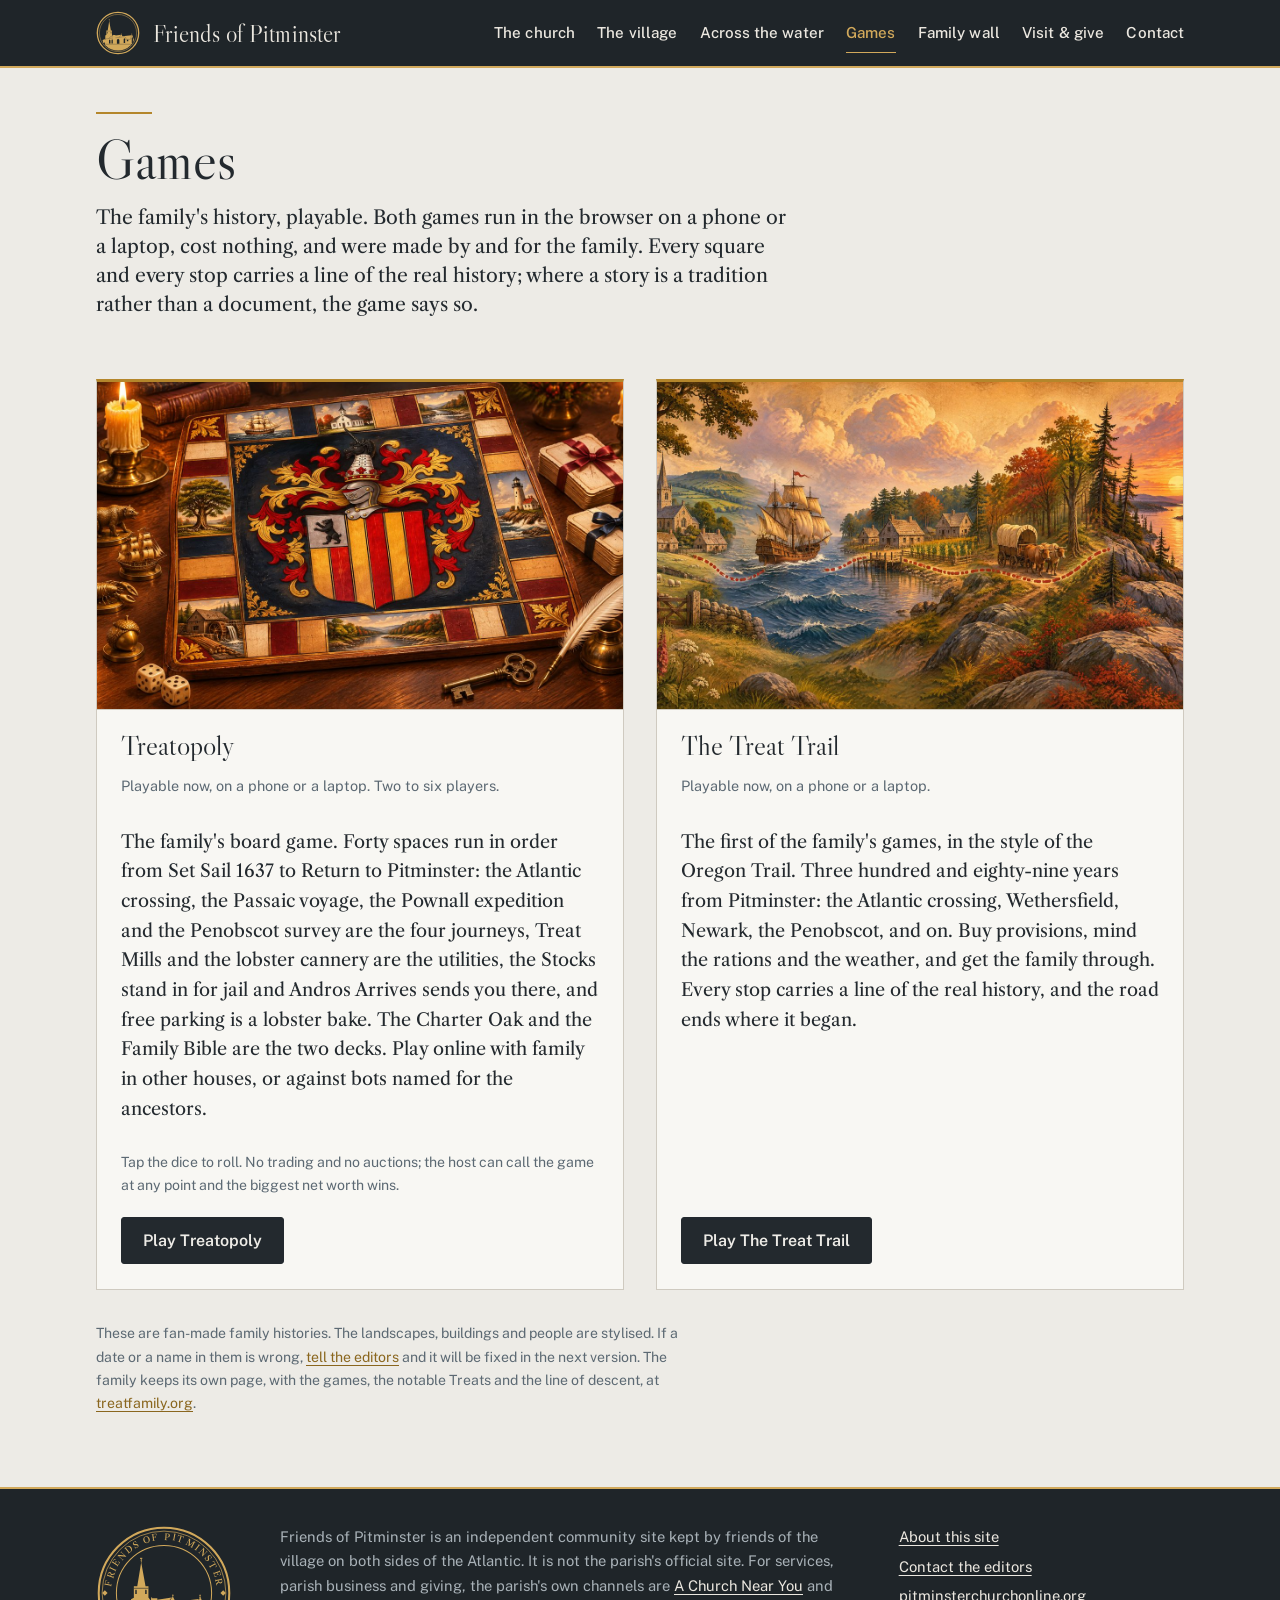
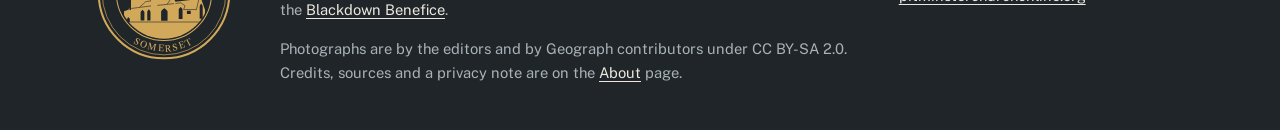
<file: public/games.html>
<!doctype html>
<html lang="en">
<head>
<meta charset="utf-8">
<meta name="viewport" content="width=device-width, initial-scale=1, viewport-fit=cover">
<title>Games: the Treat family history, playable</title>
<meta name="description" content="Treatopoly, the family's board game, and The Treat Trail, 389 years from Pitminster in the style of the Oregon Trail, both playable in the browser.">
<link rel="canonical" href="https://pitminsterchurchonline.org/games">
<meta property="og:title" content="Games: the Treat family history, playable">
<meta property="og:description" content="Treatopoly, the family's board game, and The Treat Trail, 389 years from Pitminster in the style of the Oregon Trail, both playable in the browser.">
<meta property="og:image" content="https://pitminsterchurchonline.org/images/church-at-dusk.jpg">
<meta property="og:type" content="website">
<link rel="icon" href="assets/favicon.svg" type="image/svg+xml">
<link rel="preconnect" href="https://fonts.googleapis.com"><link rel="preconnect" href="https://fonts.gstatic.com" crossorigin><link rel="stylesheet" href="https://fonts.googleapis.com/css2?family=Libre+Caslon+Display&family=Libre+Caslon+Text:ital,wght@0,400;0,700;1,400&family=Public+Sans:wght@400;500;600&display=swap">
<link rel="stylesheet" href="assets/site.css">
<script>document.documentElement.classList.add("js")</script>

</head>
<body>
<header class="masthead"><div class="wrap">
<a class="brand" href="/" aria-label="Friends of Pitminster, home"><svg class="mark" viewBox="0 0 200 200" aria-hidden="true" focusable="false"><circle cx="100" cy="100" r="94" fill="none" stroke="currentColor" stroke-width="6"/><circle cx="100" cy="100" r="84.5" fill="none" stroke="currentColor" stroke-width="2"/><defs><clipPath id="c-hd"><circle cx="100" cy="100" r="80.00"/></clipPath><mask id="k-hd" maskUnits="userSpaceOnUse" x="-100" y="-100" width="400" height="400"><rect x="-100" y="-100" width="400" height="400" fill="#fff"/><path d="M49.73,101.73 L49.73,95.48 Q49.73,94.98 50.98,93.83 Q52.23,94.98 52.23,95.48 L52.23,101.73 Z M67.10,101.73 L67.10,95.48 Q67.10,94.98 68.35,93.83 Q69.60,94.98 69.60,95.48 L69.60,101.73 Z M59.04,148.28 L59.04,133.65 Q59.04,132.35 62.36,129.33 Q65.69,132.35 65.69,133.65 L65.69,148.28 Z M70.67,148.28 L70.67,132.98 Q70.67,131.69 73.50,128.66 Q76.33,131.69 76.33,132.98 L76.33,148.28 Z M94.95,148.61 L94.95,132.32 Q94.95,130.62 100.60,126.67 Q106.25,130.62 106.25,132.32 L106.25,148.61 Z M125.80,145.62 L125.80,128.46 Q125.80,127.23 129.13,124.34 Q132.45,127.23 132.45,128.46 L132.45,145.62 Z M140.17,136.97 L140.17,130.99 L146.82,130.99 L146.82,136.97 Z M162.44,144.95 L162.44,123.67 Q162.44,122.08 165.10,118.35 Q167.76,122.08 167.76,123.67 L167.76,144.95 Z M35.36,150.81 L35.36,145.22 Q35.36,144.34 37.76,142.29 Q40.15,144.34 40.15,145.22 L40.15,150.81 Z" fill="#000"/><path d="M47.23,91.75 L72.73,91.75 M57.55,124.55 L68.19,115.11 L77.32,113.83 M42.54,127.08 L77.32,122.61 M88.30,121.68 L117.56,118.62 M113.83,107.58 L105.59,119.55 M119.95,118.35 L129.53,117.16 L136.84,122.34 L134.31,128.99 M134.31,128.99 L157.12,128.99 M161.18,110.37 L156.79,128.99 M-256.17,150.81 L435.43,150.81" fill="none" stroke="#000" stroke-width="1.05" stroke-linejoin="round"/></mask></defs><g clip-path="url(#c-hd)" fill="currentColor"><g mask="url(#k-hd)"><rect x="-60.00" y="150.81" width="320.00" height="160.00"/><path d="M30.04,152.93 L30.04,131.92 L38.95,128.73 L42.20,130.32 L42.20,110.91 L47.23,108.38 L47.23,88.30 L53.18,88.30 L60.10,46.00 L67.68,88.30 L72.73,88.30 L72.73,107.71 L76.99,113.43 L77.32,113.43 L77.32,109.18 L77.92,109.18 L77.92,107.58 L79.12,107.58 L79.12,109.18 L88.30,109.18 L88.30,111.70 L113.57,108.06 L115.56,106.12 L120.08,115.11 L161.11,110.37 L163.11,109.04 L164.77,109.31 L171.42,128.33 L171.82,128.99 L171.82,152.93 Z"/><rect x="115.04" y="102.53" width="1.05" height="4.12"/><rect x="114.21" y="103.33" width="2.70" height="1.05"/><rect x="162.58" y="102.53" width="1.05" height="5.72"/><rect x="161.76" y="103.60" width="2.70" height="1.05"/><rect x="161.51" y="107.71" width="3.20" height="1.60"/><path d="M38.15,129.33 L38.95,124.83 L39.75,129.33 Z"/><circle cx="60.10" cy="45.70" r="0.75"/><rect x="59.65" y="39.60" width="0.90" height="6.40"/><rect x="58.60" y="43.30" width="3.00" height="0.60"/><path d="M57.90,40.00 L58.60,37.60 L59.20,39.00 L60.70,39.20 L60.90,37.70 L61.60,37.90 L61.80,38.70 L62.60,39.00 L61.80,39.50 L61.40,40.70 L59.50,40.70 Z"/></g></g></svg><span class="brand-name">Friends of Pitminster</span></a>
<button class="menu-toggle" type="button" aria-expanded="false" aria-controls="site-nav">Menu</button>
<nav class="nav" id="site-nav" aria-label="Main"><ul><li><a href="church">The church</a></li><li><a href="village">The village</a></li><li><a href="across">Across the water</a></li><li><a href="games" aria-current="page">Games</a></li><li><a href="wall">Family wall</a></li><li><a href="visit">Visit &amp; give</a></li><li><a href="contact">Contact</a></li></ul></nav>
</div></header>

<section class="pagehead"><div class="wrap">
<div class="rule"></div>
<h1>Games</h1>
<p class="lede">The family's history, playable. Both games run in the browser on a phone or a laptop, cost nothing, and were made by and for the family. Every square and every stop carries a line of the real history; where a story is a tradition rather than a document, the game says so.</p>
</div></section>

<section class="page"><div class="wrap" style="display:block">
<div class="games">
<article class="game">
<img class="cover" src="images/treatopoly-cover-2.jpg" width="1200" height="750" alt="A painted game board on a candle-lit table with the Treat arms at its centre, brass tokens, dice and cards" loading="lazy">
<h2>Treatopoly</h2>
<p class="status">Playable now, on a phone or a laptop. Two to six players.</p>
<p>The family's board game. Forty spaces run in order from Set Sail 1637 to Return to Pitminster: the Atlantic crossing, the Passaic voyage, the Pownall expedition and the Penobscot survey are the four journeys, Treat Mills and the lobster cannery are the utilities, the Stocks stand in for jail and Andros Arrives sends you there, and free parking is a lobster bake. The Charter Oak and the Family Bible are the two decks. Play online with family in other houses, or against bots named for the ancestors.</p>
<p class="small muted">Tap the dice to roll. No trading and no auctions; the host can call the game at any point and the biggest net worth wins.</p>
<p class="go"><a class="btn" href="games/treatopoly">Play Treatopoly</a></p>
</article>
<article class="game">
<img class="cover" src="images/treat-trail-cover-2.jpg" width="1200" height="750" alt="A painted panorama of the journey: a Somerset church, a ship at sea, a colonial settlement, an ox wagon and the Maine coast at sunset" loading="lazy">
<h2>The Treat Trail</h2>
<p class="status">Playable now, on a phone or a laptop.</p>
<p>The first of the family's games, in the style of the Oregon Trail. Three hundred and eighty-nine years from Pitminster: the Atlantic crossing, Wethersfield, Newark, the Penobscot, and on. Buy provisions, mind the rations and the weather, and get the family through. Every stop carries a line of the real history, and the road ends where it began.</p>
<p class="go"><a class="btn" href="games/treat-trail">Play The Treat Trail</a></p>
</article>
</div>
<p class="small muted" style="margin-top:2rem;max-width:66ch">These are fan-made family histories. The landscapes, buildings and people are stylised. If a date or a name in them is wrong, <a href="contact">tell the editors</a> and it will be fixed in the next version. The family keeps its own page, with the games, the notable Treats and the line of descent, at <a href="https://treatfamily.org">treatfamily.org</a>.</p>
</div></section>
<footer class="foot"><div class="wrap">
<a class="foot-seal" href="/" aria-label="Friends of Pitminster, home"><svg class="seal" viewBox="0 0 200 200" role="img" aria-label="Friends of Pitminster, Somerset"><defs><path id="t-ft" d="M 22,100 A 78,78 0 0 1 178,100"/><path id="b-ft" d="M 14,100 A 86,86 0 0 0 186,100"/></defs><circle cx="100" cy="100" r="96" fill="none" stroke="currentColor" stroke-width="3"/><circle cx="100" cy="100" r="91" fill="none" stroke="currentColor" stroke-width="1"/><circle cx="100" cy="100" r="70" fill="none" stroke="currentColor" stroke-width="1.5"/><g fill="currentColor" font-family="Libre Caslon Text, Georgia, serif" font-size="13" letter-spacing="2.6"><text><textPath href="#t-ft" startOffset="50%" text-anchor="middle">FRIENDS OF PITMINSTER</textPath></text><text><textPath href="#b-ft" startOffset="50%" text-anchor="middle">SOMERSET</textPath></text><path d="M13,96 L17,100 L13,104 L9,100 Z"/><path d="M187,96 L191,100 L187,104 L183,100 Z"/></g><defs><clipPath id="c-ft"><circle cx="100" cy="100" r="67.20"/></clipPath><mask id="k-ft" maskUnits="userSpaceOnUse" x="-100" y="-100" width="400" height="400"><rect x="-100" y="-100" width="400" height="400" fill="#fff"/><path d="M57.77,101.45 L57.77,96.20 Q57.77,95.79 58.82,94.82 Q59.87,95.79 59.87,96.20 L59.87,101.45 Z M72.36,101.45 L72.36,96.20 Q72.36,95.79 73.41,94.82 Q74.46,95.79 74.46,96.20 L74.46,101.45 Z M65.59,140.55 L65.59,128.27 Q65.59,127.18 68.38,124.63 Q71.18,127.18 71.18,128.27 L71.18,140.55 Z M75.37,140.55 L75.37,127.71 Q75.37,126.62 77.74,124.08 Q80.11,126.62 80.11,127.71 L80.11,140.55 Z M95.75,140.83 L95.75,127.15 Q95.75,125.72 100.50,122.40 Q105.25,125.72 105.25,127.15 L105.25,140.83 Z M121.67,138.32 L121.67,123.91 Q121.67,122.87 124.47,120.44 Q127.26,122.87 127.26,123.91 L127.26,138.32 Z M133.74,131.06 L133.74,126.03 L139.33,126.03 L139.33,131.06 Z M152.45,137.76 L152.45,119.89 Q152.45,118.55 154.69,115.42 Q156.92,118.55 156.92,119.89 L156.92,137.76 Z M45.70,142.68 L45.70,137.98 Q45.70,137.25 47.72,135.53 Q49.73,137.25 49.73,137.98 L49.73,142.68 Z" fill="#000"/><path d="M55.67,93.07 L77.10,93.07 M64.34,120.62 L73.28,112.69 L80.95,111.62 M51.74,122.75 L80.95,118.99 M90.17,118.21 L114.75,115.64 M111.62,106.37 L104.69,116.42 M116.76,115.42 L124.80,114.41 L130.95,118.77 L128.82,124.35 M128.82,124.35 L147.98,124.35 M151.39,108.71 L147.70,124.35 M-199.19,142.68 L381.76,142.68" fill="none" stroke="#000" stroke-width="0.88" stroke-linejoin="round"/></mask></defs><g clip-path="url(#c-ft)" fill="currentColor"><g mask="url(#k-ft)"><rect x="-34.40" y="142.68" width="268.80" height="134.40"/><path d="M41.24,144.46 L41.24,126.81 L48.72,124.13 L51.45,125.47 L51.45,109.16 L55.67,107.04 L55.67,90.17 L60.67,90.17 L66.48,54.64 L72.85,90.17 L77.10,90.17 L77.10,106.48 L80.67,111.28 L80.95,111.28 L80.95,107.71 L81.45,107.71 L81.45,106.37 L82.46,106.37 L82.46,107.71 L90.17,107.71 L90.17,109.83 L111.40,106.77 L113.07,105.14 L116.87,112.69 L151.34,108.71 L153.01,107.60 L154.41,107.82 L159.99,123.80 L160.33,124.35 L160.33,144.46 Z"/><rect x="112.63" y="102.12" width="0.88" height="3.46"/><rect x="111.94" y="102.80" width="2.27" height="0.88"/><rect x="152.57" y="102.12" width="0.88" height="4.80"/><rect x="151.88" y="103.02" width="2.27" height="0.88"/><rect x="151.67" y="106.48" width="2.69" height="1.34"/><path d="M48.05,124.64 L48.72,120.86 L49.39,124.64 Z"/><circle cx="66.48" cy="54.39" r="0.63"/><rect x="66.11" y="49.27" width="0.76" height="5.38"/><rect x="65.22" y="52.37" width="2.52" height="0.50"/><path d="M64.64,49.60 L65.22,47.59 L65.73,48.76 L66.99,48.93 L67.16,47.67 L67.74,47.84 L67.91,48.51 L68.58,48.76 L67.91,49.18 L67.58,50.19 L65.98,50.19 Z"/></g></g></svg></a>
<div>
<p>Friends of Pitminster is an independent community site kept by friends of the village on both sides of the Atlantic. It is not the parish's official site. For services, parish business and giving, the parish's own channels are <a href="https://achurchnearyou.com/church/11367">A Church Near You</a> and the <a href="https://blackdown.org.uk">Blackdown Benefice</a>.</p>
<p>Photographs are by the editors and by Geograph contributors under CC BY-SA 2.0. Credits, sources and a privacy note are on the <a href="about">About</a> page.</p>
</div>
<ul>
<li><a href="about">About this site</a></li>
<li><a href="contact">Contact the editors</a></li>
<li><a href="/">pitminsterchurchonline.org</a></li>
</ul>
</div></footer>
<script src="assets/site.js" defer></script>
</body>
</html>
</file>
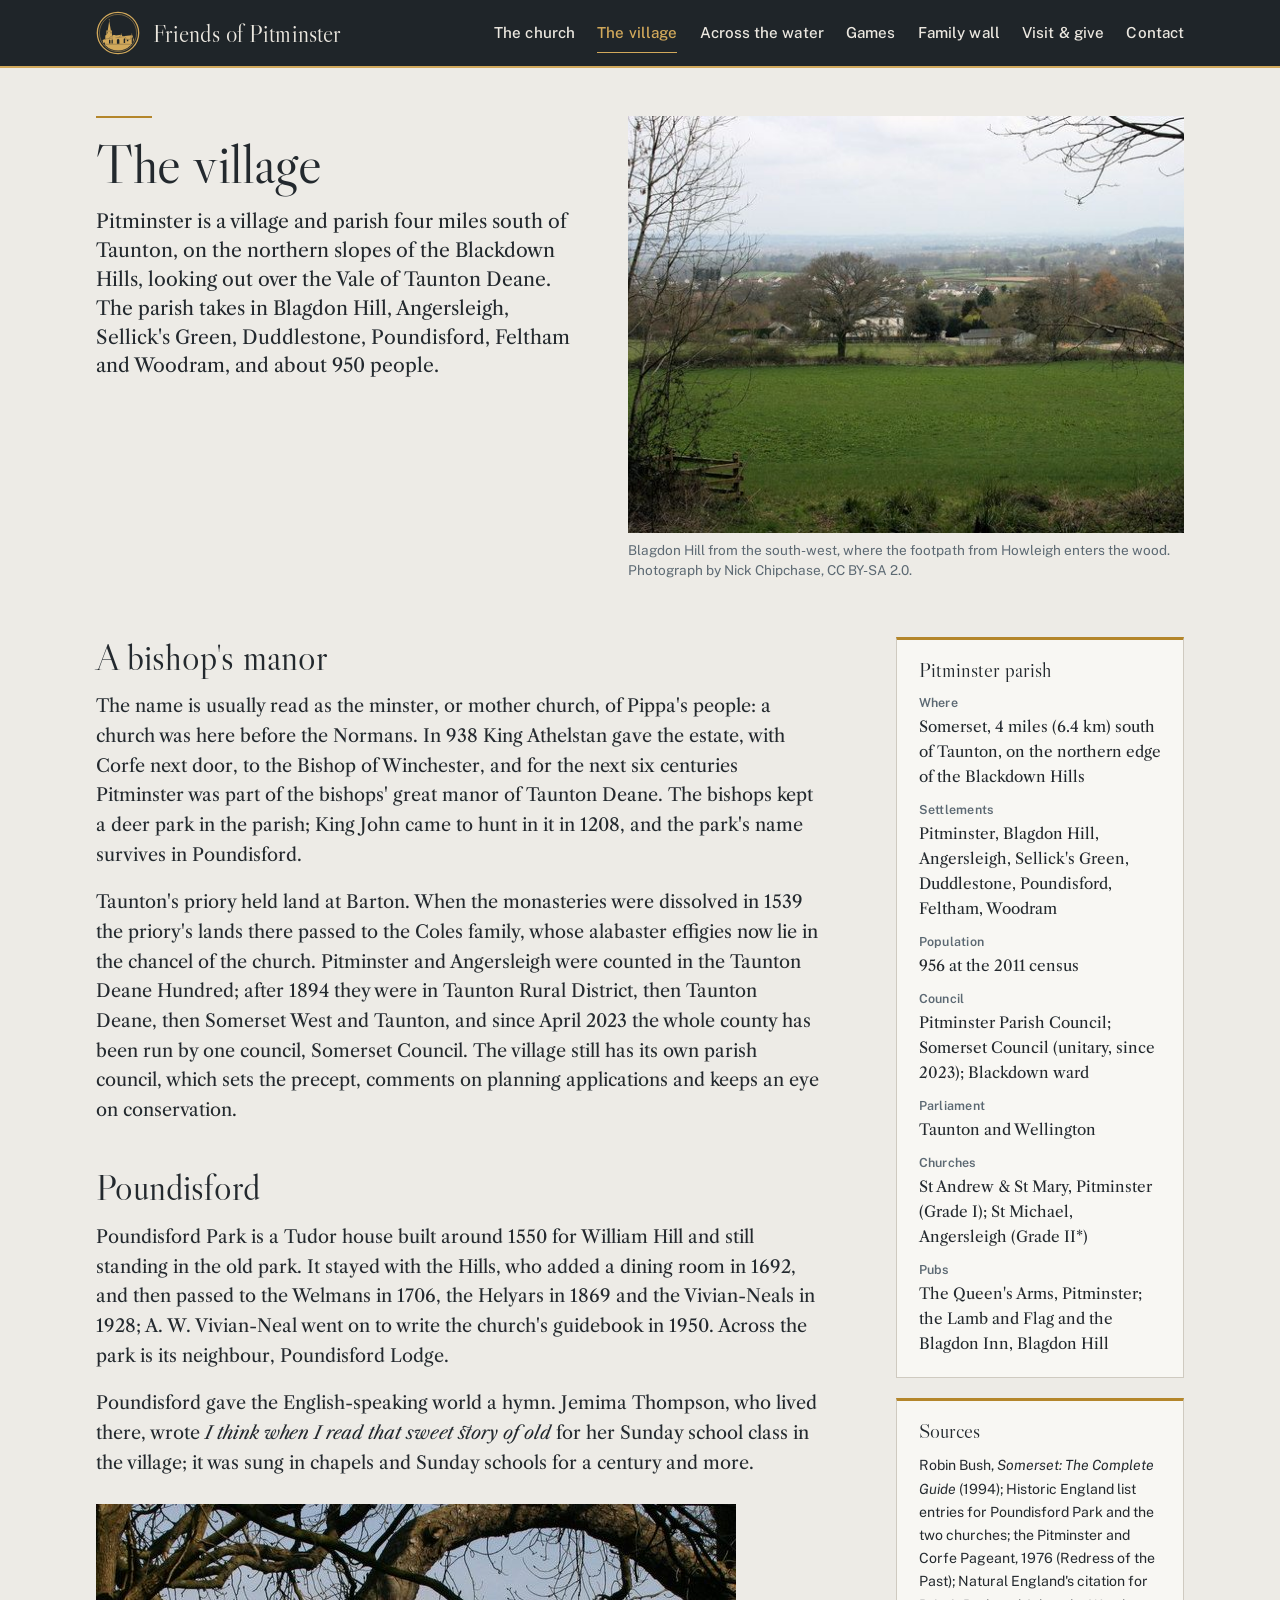
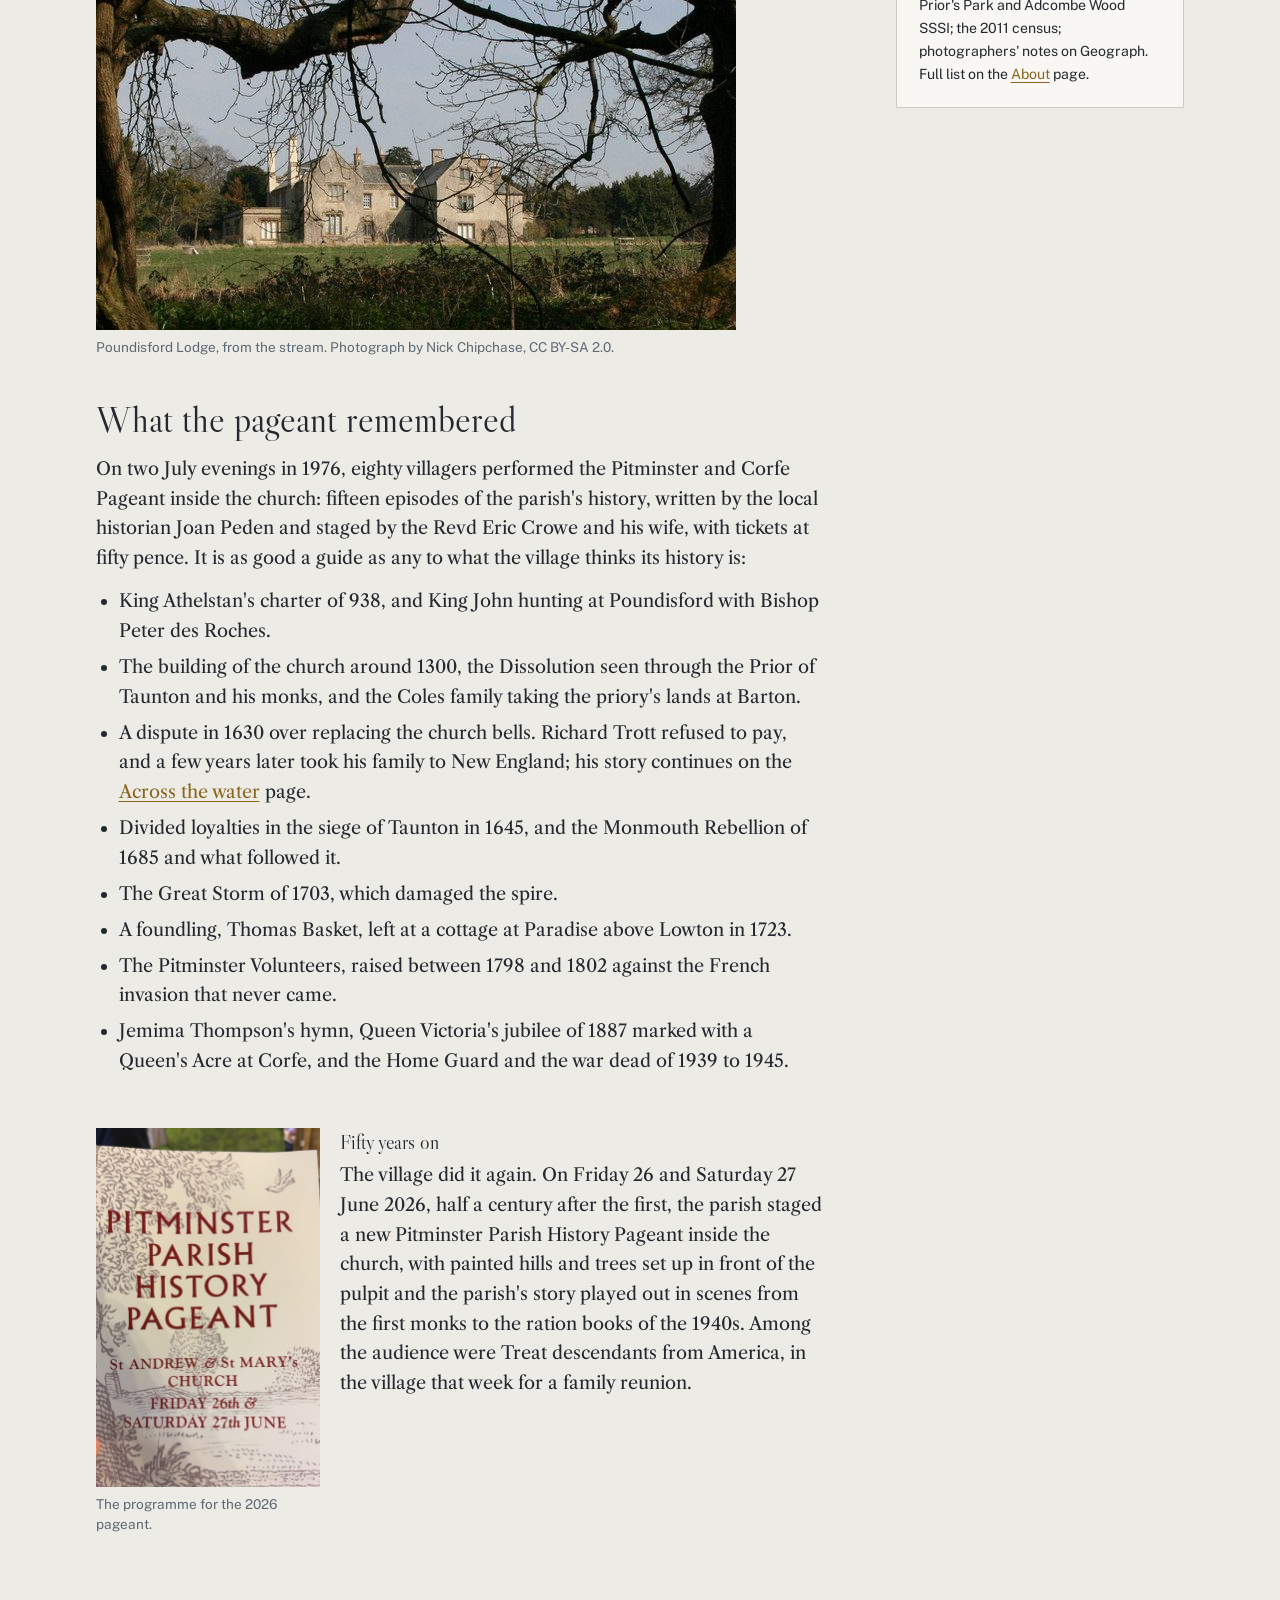
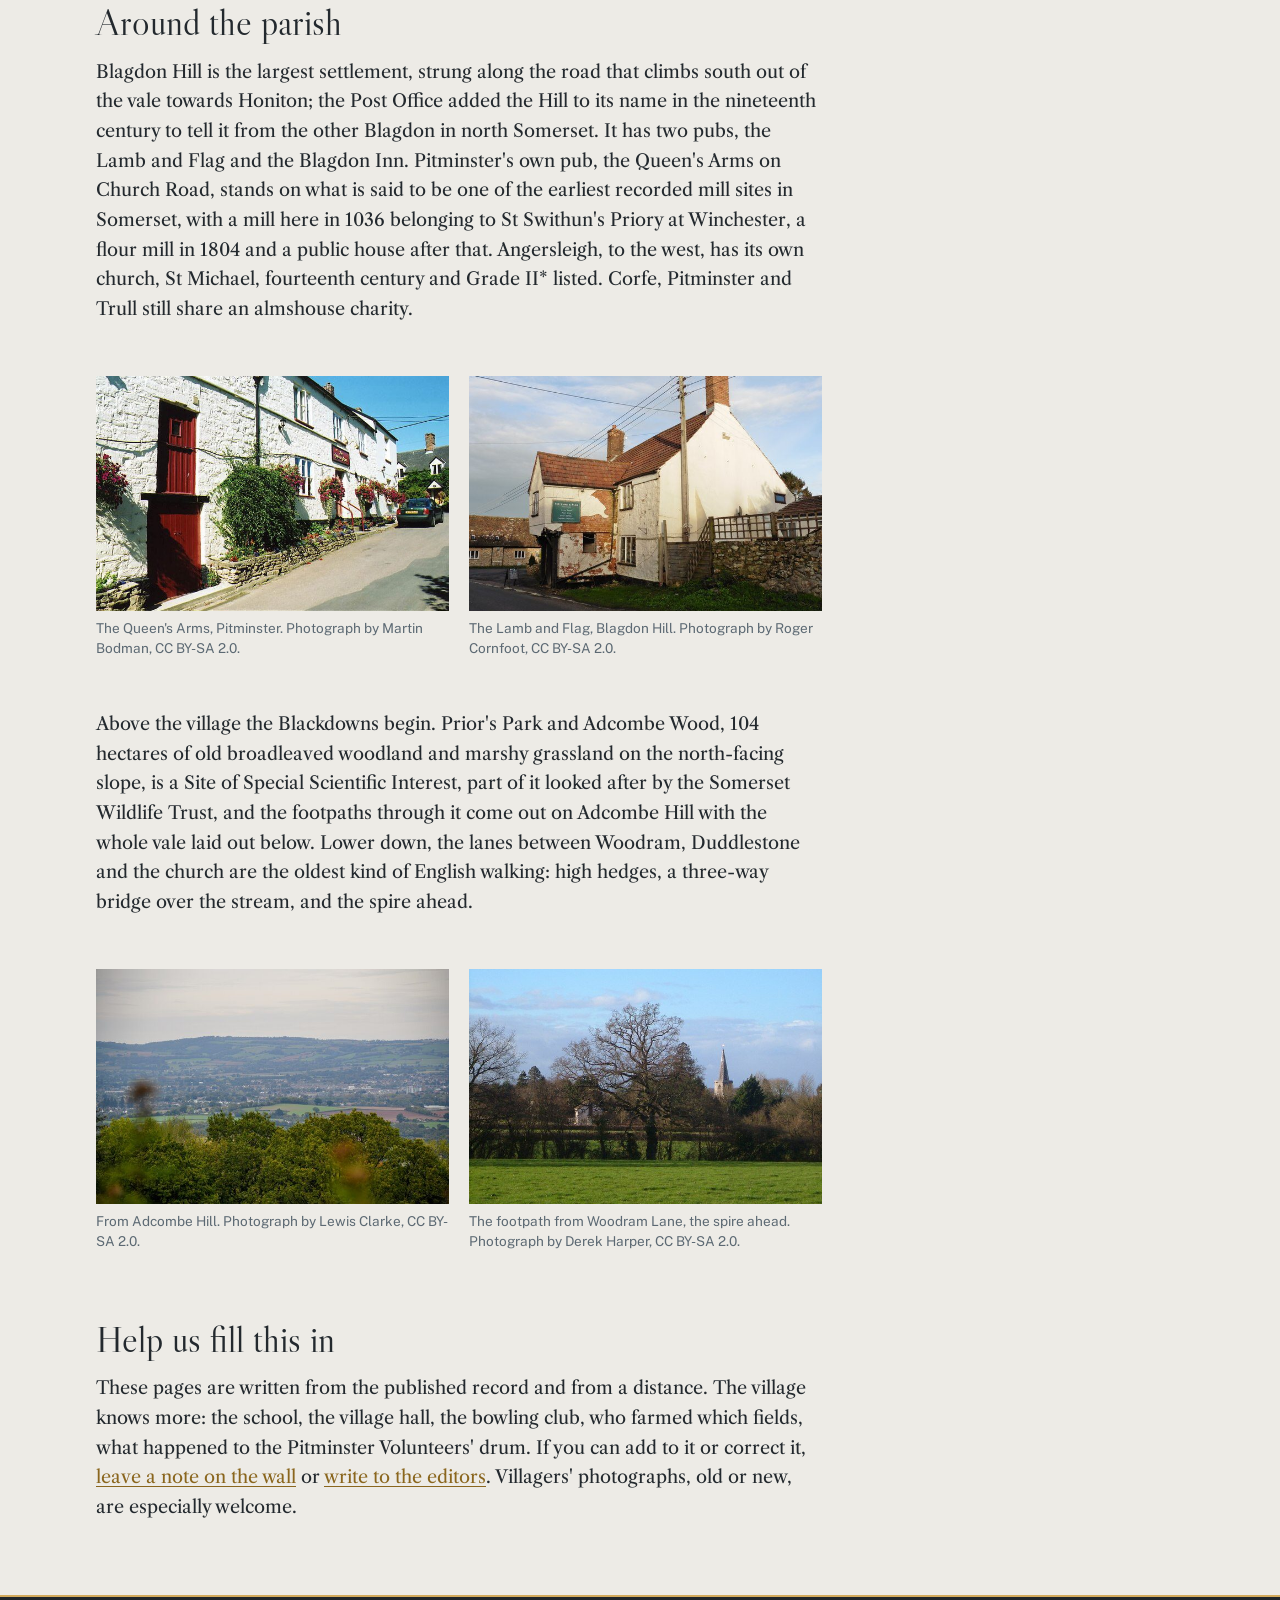
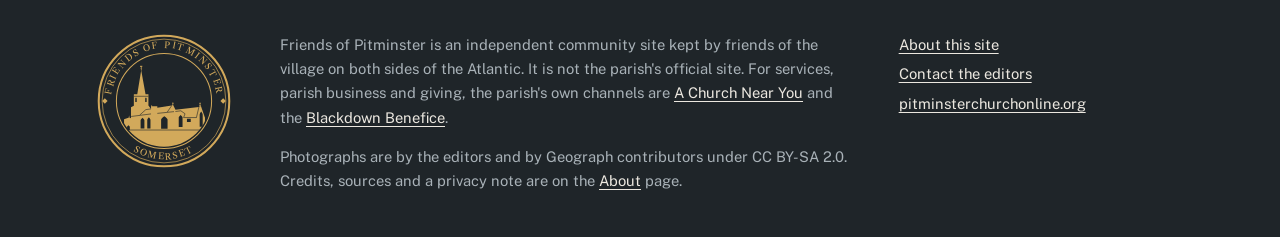
<file: public/village.html>
<!doctype html>
<html lang="en">
<head>
<meta charset="utf-8">
<meta name="viewport" content="width=device-width, initial-scale=1, viewport-fit=cover">
<title>Pitminster, the village</title>
<meta name="description" content="Pitminster, Blagdon Hill and Angersleigh in the Blackdown Hills: a bishop's manor, Poundisford Park, the 1976 pageant, the pubs and the walks.">
<link rel="canonical" href="https://pitminsterchurchonline.org/village">
<meta property="og:title" content="Pitminster, the village">
<meta property="og:description" content="Pitminster, Blagdon Hill and Angersleigh in the Blackdown Hills: a bishop's manor, Poundisford Park, the 1976 pageant, the pubs and the walks.">
<meta property="og:image" content="https://pitminsterchurchonline.org/images/church-at-dusk.jpg">
<meta property="og:type" content="website">
<link rel="icon" href="assets/favicon.svg" type="image/svg+xml">
<link rel="preconnect" href="https://fonts.googleapis.com"><link rel="preconnect" href="https://fonts.gstatic.com" crossorigin><link rel="stylesheet" href="https://fonts.googleapis.com/css2?family=Libre+Caslon+Display&family=Libre+Caslon+Text:ital,wght@0,400;0,700;1,400&family=Public+Sans:wght@400;500;600&display=swap">
<link rel="stylesheet" href="assets/site.css">
<script>document.documentElement.classList.add("js")</script>

</head>
<body>
<header class="masthead"><div class="wrap">
<a class="brand" href="/" aria-label="Friends of Pitminster, home"><svg class="mark" viewBox="0 0 200 200" aria-hidden="true" focusable="false"><circle cx="100" cy="100" r="94" fill="none" stroke="currentColor" stroke-width="6"/><circle cx="100" cy="100" r="84.5" fill="none" stroke="currentColor" stroke-width="2"/><defs><clipPath id="c-hd"><circle cx="100" cy="100" r="80.00"/></clipPath><mask id="k-hd" maskUnits="userSpaceOnUse" x="-100" y="-100" width="400" height="400"><rect x="-100" y="-100" width="400" height="400" fill="#fff"/><path d="M49.73,101.73 L49.73,95.48 Q49.73,94.98 50.98,93.83 Q52.23,94.98 52.23,95.48 L52.23,101.73 Z M67.10,101.73 L67.10,95.48 Q67.10,94.98 68.35,93.83 Q69.60,94.98 69.60,95.48 L69.60,101.73 Z M59.04,148.28 L59.04,133.65 Q59.04,132.35 62.36,129.33 Q65.69,132.35 65.69,133.65 L65.69,148.28 Z M70.67,148.28 L70.67,132.98 Q70.67,131.69 73.50,128.66 Q76.33,131.69 76.33,132.98 L76.33,148.28 Z M94.95,148.61 L94.95,132.32 Q94.95,130.62 100.60,126.67 Q106.25,130.62 106.25,132.32 L106.25,148.61 Z M125.80,145.62 L125.80,128.46 Q125.80,127.23 129.13,124.34 Q132.45,127.23 132.45,128.46 L132.45,145.62 Z M140.17,136.97 L140.17,130.99 L146.82,130.99 L146.82,136.97 Z M162.44,144.95 L162.44,123.67 Q162.44,122.08 165.10,118.35 Q167.76,122.08 167.76,123.67 L167.76,144.95 Z M35.36,150.81 L35.36,145.22 Q35.36,144.34 37.76,142.29 Q40.15,144.34 40.15,145.22 L40.15,150.81 Z" fill="#000"/><path d="M47.23,91.75 L72.73,91.75 M57.55,124.55 L68.19,115.11 L77.32,113.83 M42.54,127.08 L77.32,122.61 M88.30,121.68 L117.56,118.62 M113.83,107.58 L105.59,119.55 M119.95,118.35 L129.53,117.16 L136.84,122.34 L134.31,128.99 M134.31,128.99 L157.12,128.99 M161.18,110.37 L156.79,128.99 M-256.17,150.81 L435.43,150.81" fill="none" stroke="#000" stroke-width="1.05" stroke-linejoin="round"/></mask></defs><g clip-path="url(#c-hd)" fill="currentColor"><g mask="url(#k-hd)"><rect x="-60.00" y="150.81" width="320.00" height="160.00"/><path d="M30.04,152.93 L30.04,131.92 L38.95,128.73 L42.20,130.32 L42.20,110.91 L47.23,108.38 L47.23,88.30 L53.18,88.30 L60.10,46.00 L67.68,88.30 L72.73,88.30 L72.73,107.71 L76.99,113.43 L77.32,113.43 L77.32,109.18 L77.92,109.18 L77.92,107.58 L79.12,107.58 L79.12,109.18 L88.30,109.18 L88.30,111.70 L113.57,108.06 L115.56,106.12 L120.08,115.11 L161.11,110.37 L163.11,109.04 L164.77,109.31 L171.42,128.33 L171.82,128.99 L171.82,152.93 Z"/><rect x="115.04" y="102.53" width="1.05" height="4.12"/><rect x="114.21" y="103.33" width="2.70" height="1.05"/><rect x="162.58" y="102.53" width="1.05" height="5.72"/><rect x="161.76" y="103.60" width="2.70" height="1.05"/><rect x="161.51" y="107.71" width="3.20" height="1.60"/><path d="M38.15,129.33 L38.95,124.83 L39.75,129.33 Z"/><circle cx="60.10" cy="45.70" r="0.75"/><rect x="59.65" y="39.60" width="0.90" height="6.40"/><rect x="58.60" y="43.30" width="3.00" height="0.60"/><path d="M57.90,40.00 L58.60,37.60 L59.20,39.00 L60.70,39.20 L60.90,37.70 L61.60,37.90 L61.80,38.70 L62.60,39.00 L61.80,39.50 L61.40,40.70 L59.50,40.70 Z"/></g></g></svg><span class="brand-name">Friends of Pitminster</span></a>
<button class="menu-toggle" type="button" aria-expanded="false" aria-controls="site-nav">Menu</button>
<nav class="nav" id="site-nav" aria-label="Main"><ul><li><a href="church">The church</a></li><li><a href="village" aria-current="page">The village</a></li><li><a href="across">Across the water</a></li><li><a href="games">Games</a></li><li><a href="wall">Family wall</a></li><li><a href="visit">Visit &amp; give</a></li><li><a href="contact">Contact</a></li></ul></nav>
</div></header>

<section class="pagehead has-photo"><div class="wrap">
<div class="rule"></div>
<h1>The village</h1>
<p class="lede">Pitminster is a village and parish four miles south of Taunton, on the northern slopes of the Blackdown Hills, looking out over the Vale of Taunton Deane. The parish takes in Blagdon Hill, Angersleigh, Sellick's Green, Duddlestone, Poundisford, Feltham and Woodram, and about 950 people.</p>
<figure>
<img src="images/blagdon-hill-from-southwest.jpg" width="640" height="422" alt="Blagdon Hill seen from the edge of a wood to the south-west, fields in the foreground and the Vale of Taunton Deane beyond">
<figcaption>Blagdon Hill from the south-west, where the footpath from Howleigh enters the wood. Photograph by Nick Chipchase, CC BY-SA 2.0.</figcaption>
</figure>
</div></section>

<section class="page"><div class="wrap">
<div class="prose">
<h2>A bishop's manor</h2>
<p>The name is usually read as the minster, or mother church, of Pippa's people: a church was here before the Normans. In 938 King Athelstan gave the estate, with Corfe next door, to the Bishop of Winchester, and for the next six centuries Pitminster was part of the bishops' great manor of Taunton Deane. The bishops kept a deer park in the parish; King John came to hunt in it in 1208, and the park's name survives in Poundisford.</p>
<p>Taunton's priory held land at Barton. When the monasteries were dissolved in 1539 the priory's lands there passed to the Coles family, whose alabaster effigies now lie in the chancel of the church. Pitminster and Angersleigh were counted in the Taunton Deane Hundred; after 1894 they were in Taunton Rural District, then Taunton Deane, then Somerset West and Taunton, and since April 2023 the whole county has been run by one council, Somerset Council. The village still has its own parish council, which sets the precept, comments on planning applications and keeps an eye on conservation.</p>

<h2>Poundisford</h2>
<p>Poundisford Park is a Tudor house built around 1550 for William Hill and still standing in the old park. It stayed with the Hills, who added a dining room in 1692, and then passed to the Welmans in 1706, the Helyars in 1869 and the Vivian-Neals in 1928; A. W. Vivian-Neal went on to write the church's guidebook in 1950. Across the park is its neighbour, Poundisford Lodge.</p>
<p>Poundisford gave the English-speaking world a hymn. Jemima Thompson, who lived there, wrote <i>I think when I read that sweet story of old</i> for her Sunday school class in the village; it was sung in chapels and Sunday schools for a century and more.</p>
<figure>
<img src="images/poundisford-lodge.jpg" width="640" height="426" alt="Poundisford Lodge, a gabled stone house seen across a stream and lawn" loading="lazy">
<figcaption>Poundisford Lodge, from the stream. Photograph by Nick Chipchase, CC BY-SA 2.0.</figcaption>
</figure>

<h2>What the pageant remembered</h2>
<p>On two July evenings in 1976, eighty villagers performed the Pitminster and Corfe Pageant inside the church: fifteen episodes of the parish's history, written by the local historian Joan Peden and staged by the Revd Eric Crowe and his wife, with tickets at fifty pence. It is as good a guide as any to what the village thinks its history is:</p>
<ul>
<li>King Athelstan's charter of 938, and King John hunting at Poundisford with Bishop Peter des Roches.</li>
<li>The building of the church around 1300, the Dissolution seen through the Prior of Taunton and his monks, and the Coles family taking the priory's lands at Barton.</li>
<li>A dispute in 1630 over replacing the church bells. Richard Trott refused to pay, and a few years later took his family to New England; his story continues on the <a href="across">Across the water</a> page.</li>
<li>Divided loyalties in the siege of Taunton in 1645, and the Monmouth Rebellion of 1685 and what followed it.</li>
<li>The Great Storm of 1703, which damaged the spire.</li>
<li>A foundling, Thomas Basket, left at a cottage at Paradise above Lowton in 1723.</li>
<li>The Pitminster Volunteers, raised between 1798 and 1802 against the French invasion that never came.</li>
<li>Jemima Thompson's hymn, Queen Victoria's jubilee of 1887 marked with a Queen's Acre at Corfe, and the Home Guard and the war dead of 1939 to 1945.</li>
</ul>
<div class="pair pair-prog">
<figure><img src="images/pageant-programme.jpg" width="900" height="1445" alt="The programme of the Pitminster Parish History Pageant, staged in St Andrew and St Mary's church on Friday 26 and Saturday 27 June 2026" loading="lazy" style="aspect-ratio:auto;object-fit:contain"><figcaption>The programme for the 2026 pageant.</figcaption></figure>
<div><h3>Fifty years on</h3><p>The village did it again. On Friday 26 and Saturday 27 June 2026, half a century after the first, the parish staged a new Pitminster Parish History Pageant inside the church, with painted hills and trees set up in front of the pulpit and the parish's story played out in scenes from the first monks to the ration books of the 1940s. Among the audience were Treat descendants from America, in the village that week for a family reunion.</p></div>
</div>

<h2>Around the parish</h2>
<p>Blagdon Hill is the largest settlement, strung along the road that climbs south out of the vale towards Honiton; the Post Office added the Hill to its name in the nineteenth century to tell it from the other Blagdon in north Somerset. It has two pubs, the Lamb and Flag and the Blagdon Inn. Pitminster's own pub, the Queen's Arms on Church Road, stands on what is said to be one of the earliest recorded mill sites in Somerset, with a mill here in 1036 belonging to St Swithun's Priory at Winchester, a flour mill in 1804 and a public house after that. Angersleigh, to the west, has its own church, St Michael, fourteenth century and Grade II* listed. Corfe, Pitminster and Trull still share an almshouse charity.</p>
<div class="pair">
<figure><img src="images/queens-arms.jpg" width="640" height="428" alt="The Queen's Arms, a stone and rendered building beside the road at Pitminster" loading="lazy"><figcaption>The Queen's Arms, Pitminster. Photograph by Martin Bodman, CC BY-SA 2.0.</figcaption></figure>
<figure><img src="images/lamb-and-flag.jpg" width="640" height="509" alt="The Lamb and Flag public house at Blagdon Hill" loading="lazy"><figcaption>The Lamb and Flag, Blagdon Hill. Photograph by Roger Cornfoot, CC BY-SA 2.0.</figcaption></figure>
</div>
<p>Above the village the Blackdowns begin. Prior's Park and Adcombe Wood, 104 hectares of old broadleaved woodland and marshy grassland on the north-facing slope, is a Site of Special Scientific Interest, part of it looked after by the Somerset Wildlife Trust, and the footpaths through it come out on Adcombe Hill with the whole vale laid out below. Lower down, the lanes between Woodram, Duddlestone and the church are the oldest kind of English walking: high hedges, a three-way bridge over the stream, and the spire ahead.</p>
<div class="pair">
<figure><img src="images/from-adcombe-hill.jpg" width="640" height="427" alt="Looking across hedged fields from Adcombe Hill towards the Vale of Taunton Deane" loading="lazy"><figcaption>From Adcombe Hill. Photograph by Lewis Clarke, CC BY-SA 2.0.</figcaption></figure>
<figure><img src="images/approaching-pitminster.jpg" width="640" height="480" alt="A footpath across a field towards Pitminster, the church spire visible ahead" loading="lazy"><figcaption>The footpath from Woodram Lane, the spire ahead. Photograph by Derek Harper, CC BY-SA 2.0.</figcaption></figure>
</div>

<h2>Help us fill this in</h2>
<p>These pages are written from the published record and from a distance. The village knows more: the school, the village hall, the bowling club, who farmed which fields, what happened to the Pitminster Volunteers' drum. If you can add to it or correct it, <a href="wall">leave a note on the wall</a> or <a href="contact">write to the editors</a>. Villagers' photographs, old or new, are especially welcome.</p>
</div>

<aside class="aside">
<div class="box">
<h3>Pitminster parish</h3>
<dl>
<dt>Where</dt><dd>Somerset, 4 miles (6.4 km) south of Taunton, on the northern edge of the Blackdown Hills</dd>
<dt>Settlements</dt><dd>Pitminster, Blagdon Hill, Angersleigh, Sellick's Green, Duddlestone, Poundisford, Feltham, Woodram</dd>
<dt>Population</dt><dd>956 at the 2011 census</dd>
<dt>Council</dt><dd>Pitminster Parish Council; Somerset Council (unitary, since 2023); Blackdown ward</dd>
<dt>Parliament</dt><dd>Taunton and Wellington</dd>
<dt>Churches</dt><dd>St Andrew &amp; St Mary, Pitminster (Grade I); St Michael, Angersleigh (Grade II*)</dd>
<dt>Pubs</dt><dd>The Queen's Arms, Pitminster; the Lamb and Flag and the Blagdon Inn, Blagdon Hill</dd>
</dl>
</div>
<div class="box">
<h3>Sources</h3>
<p class="small">Robin Bush, <i>Somerset: The Complete Guide</i> (1994); Historic England list entries for Poundisford Park and the two churches; the Pitminster and Corfe Pageant, 1976 (Redress of the Past); Natural England's citation for Prior's Park and Adcombe Wood SSSI; the 2011 census; photographers' notes on Geograph. Full list on the <a href="about">About</a> page.</p>
</div>
</aside>
</div></section>
<footer class="foot"><div class="wrap">
<a class="foot-seal" href="/" aria-label="Friends of Pitminster, home"><svg class="seal" viewBox="0 0 200 200" role="img" aria-label="Friends of Pitminster, Somerset"><defs><path id="t-ft" d="M 22,100 A 78,78 0 0 1 178,100"/><path id="b-ft" d="M 14,100 A 86,86 0 0 0 186,100"/></defs><circle cx="100" cy="100" r="96" fill="none" stroke="currentColor" stroke-width="3"/><circle cx="100" cy="100" r="91" fill="none" stroke="currentColor" stroke-width="1"/><circle cx="100" cy="100" r="70" fill="none" stroke="currentColor" stroke-width="1.5"/><g fill="currentColor" font-family="Libre Caslon Text, Georgia, serif" font-size="13" letter-spacing="2.6"><text><textPath href="#t-ft" startOffset="50%" text-anchor="middle">FRIENDS OF PITMINSTER</textPath></text><text><textPath href="#b-ft" startOffset="50%" text-anchor="middle">SOMERSET</textPath></text><path d="M13,96 L17,100 L13,104 L9,100 Z"/><path d="M187,96 L191,100 L187,104 L183,100 Z"/></g><defs><clipPath id="c-ft"><circle cx="100" cy="100" r="67.20"/></clipPath><mask id="k-ft" maskUnits="userSpaceOnUse" x="-100" y="-100" width="400" height="400"><rect x="-100" y="-100" width="400" height="400" fill="#fff"/><path d="M57.77,101.45 L57.77,96.20 Q57.77,95.79 58.82,94.82 Q59.87,95.79 59.87,96.20 L59.87,101.45 Z M72.36,101.45 L72.36,96.20 Q72.36,95.79 73.41,94.82 Q74.46,95.79 74.46,96.20 L74.46,101.45 Z M65.59,140.55 L65.59,128.27 Q65.59,127.18 68.38,124.63 Q71.18,127.18 71.18,128.27 L71.18,140.55 Z M75.37,140.55 L75.37,127.71 Q75.37,126.62 77.74,124.08 Q80.11,126.62 80.11,127.71 L80.11,140.55 Z M95.75,140.83 L95.75,127.15 Q95.75,125.72 100.50,122.40 Q105.25,125.72 105.25,127.15 L105.25,140.83 Z M121.67,138.32 L121.67,123.91 Q121.67,122.87 124.47,120.44 Q127.26,122.87 127.26,123.91 L127.26,138.32 Z M133.74,131.06 L133.74,126.03 L139.33,126.03 L139.33,131.06 Z M152.45,137.76 L152.45,119.89 Q152.45,118.55 154.69,115.42 Q156.92,118.55 156.92,119.89 L156.92,137.76 Z M45.70,142.68 L45.70,137.98 Q45.70,137.25 47.72,135.53 Q49.73,137.25 49.73,137.98 L49.73,142.68 Z" fill="#000"/><path d="M55.67,93.07 L77.10,93.07 M64.34,120.62 L73.28,112.69 L80.95,111.62 M51.74,122.75 L80.95,118.99 M90.17,118.21 L114.75,115.64 M111.62,106.37 L104.69,116.42 M116.76,115.42 L124.80,114.41 L130.95,118.77 L128.82,124.35 M128.82,124.35 L147.98,124.35 M151.39,108.71 L147.70,124.35 M-199.19,142.68 L381.76,142.68" fill="none" stroke="#000" stroke-width="0.88" stroke-linejoin="round"/></mask></defs><g clip-path="url(#c-ft)" fill="currentColor"><g mask="url(#k-ft)"><rect x="-34.40" y="142.68" width="268.80" height="134.40"/><path d="M41.24,144.46 L41.24,126.81 L48.72,124.13 L51.45,125.47 L51.45,109.16 L55.67,107.04 L55.67,90.17 L60.67,90.17 L66.48,54.64 L72.85,90.17 L77.10,90.17 L77.10,106.48 L80.67,111.28 L80.95,111.28 L80.95,107.71 L81.45,107.71 L81.45,106.37 L82.46,106.37 L82.46,107.71 L90.17,107.71 L90.17,109.83 L111.40,106.77 L113.07,105.14 L116.87,112.69 L151.34,108.71 L153.01,107.60 L154.41,107.82 L159.99,123.80 L160.33,124.35 L160.33,144.46 Z"/><rect x="112.63" y="102.12" width="0.88" height="3.46"/><rect x="111.94" y="102.80" width="2.27" height="0.88"/><rect x="152.57" y="102.12" width="0.88" height="4.80"/><rect x="151.88" y="103.02" width="2.27" height="0.88"/><rect x="151.67" y="106.48" width="2.69" height="1.34"/><path d="M48.05,124.64 L48.72,120.86 L49.39,124.64 Z"/><circle cx="66.48" cy="54.39" r="0.63"/><rect x="66.11" y="49.27" width="0.76" height="5.38"/><rect x="65.22" y="52.37" width="2.52" height="0.50"/><path d="M64.64,49.60 L65.22,47.59 L65.73,48.76 L66.99,48.93 L67.16,47.67 L67.74,47.84 L67.91,48.51 L68.58,48.76 L67.91,49.18 L67.58,50.19 L65.98,50.19 Z"/></g></g></svg></a>
<div>
<p>Friends of Pitminster is an independent community site kept by friends of the village on both sides of the Atlantic. It is not the parish's official site. For services, parish business and giving, the parish's own channels are <a href="https://achurchnearyou.com/church/11367">A Church Near You</a> and the <a href="https://blackdown.org.uk">Blackdown Benefice</a>.</p>
<p>Photographs are by the editors and by Geograph contributors under CC BY-SA 2.0. Credits, sources and a privacy note are on the <a href="about">About</a> page.</p>
</div>
<ul>
<li><a href="about">About this site</a></li>
<li><a href="contact">Contact the editors</a></li>
<li><a href="/">pitminsterchurchonline.org</a></li>
</ul>
</div></footer>
<script src="assets/site.js" defer></script>
</body>
</html>
</file>
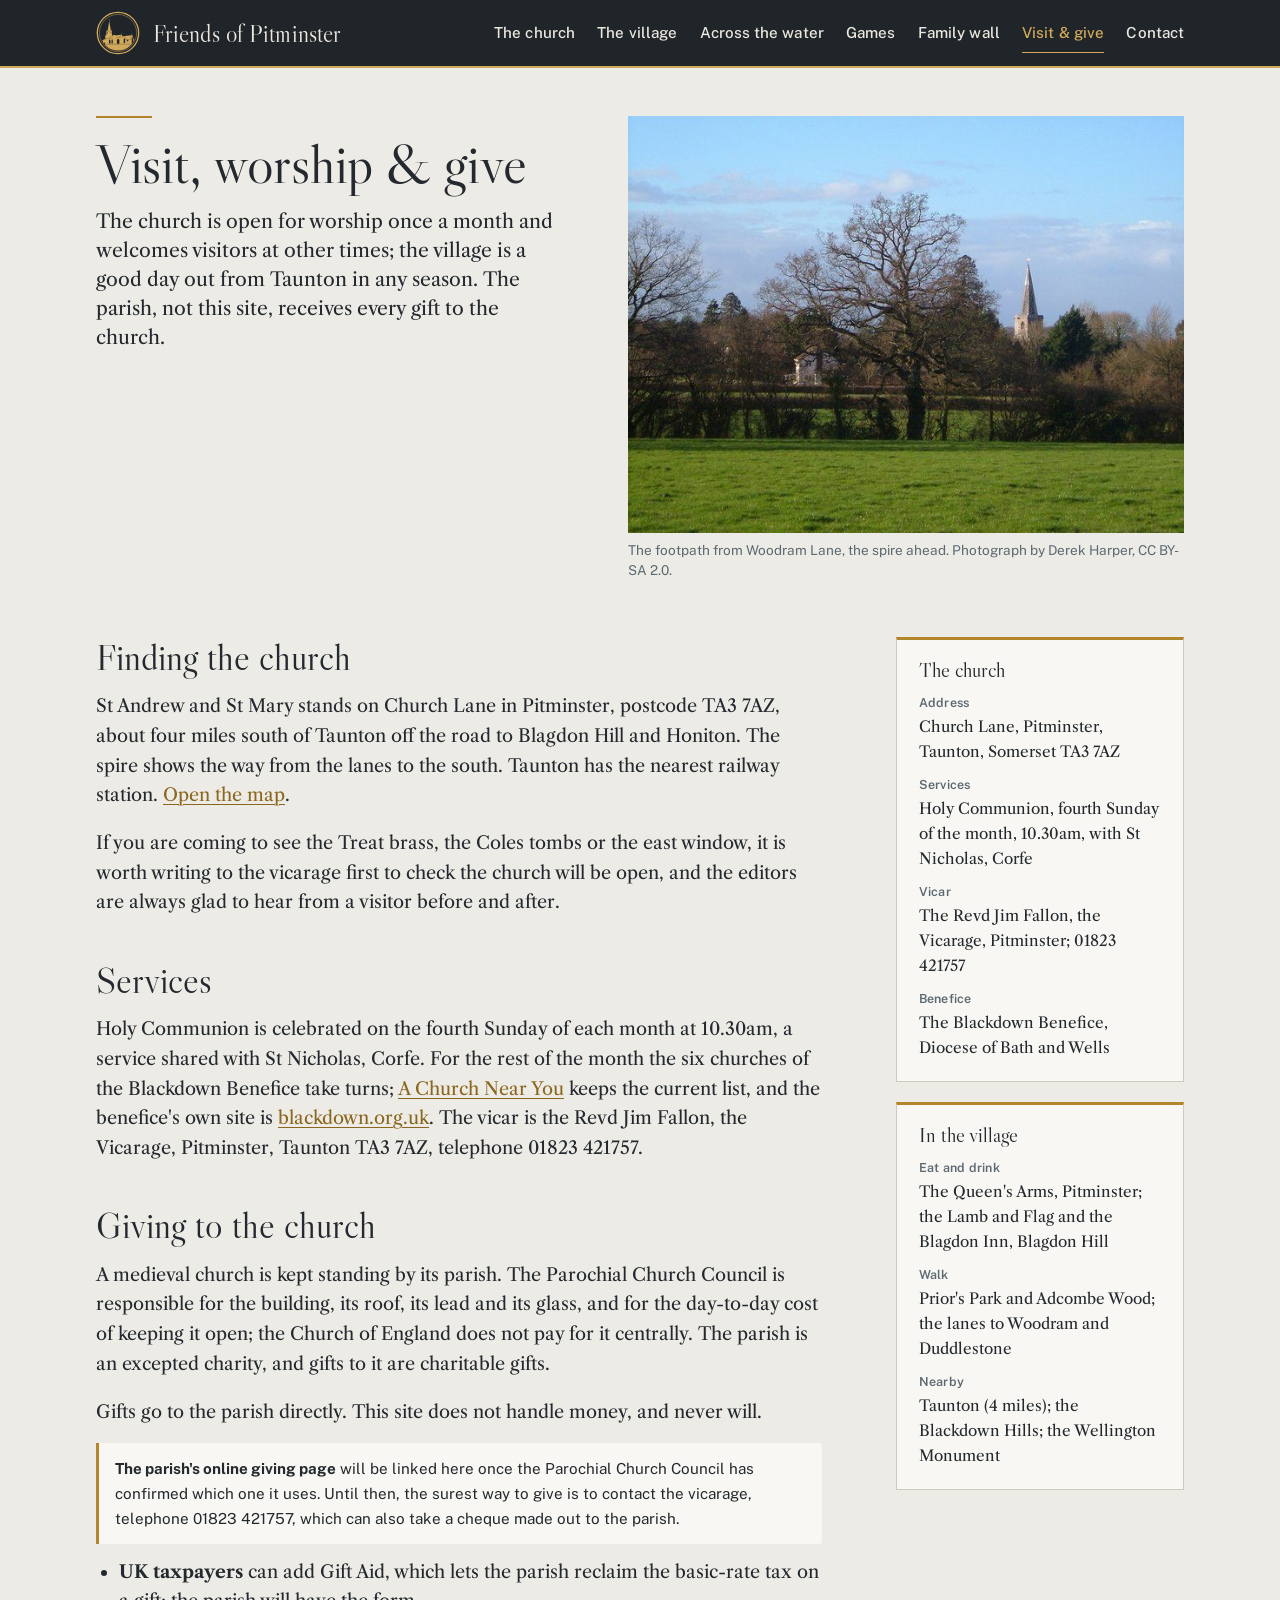
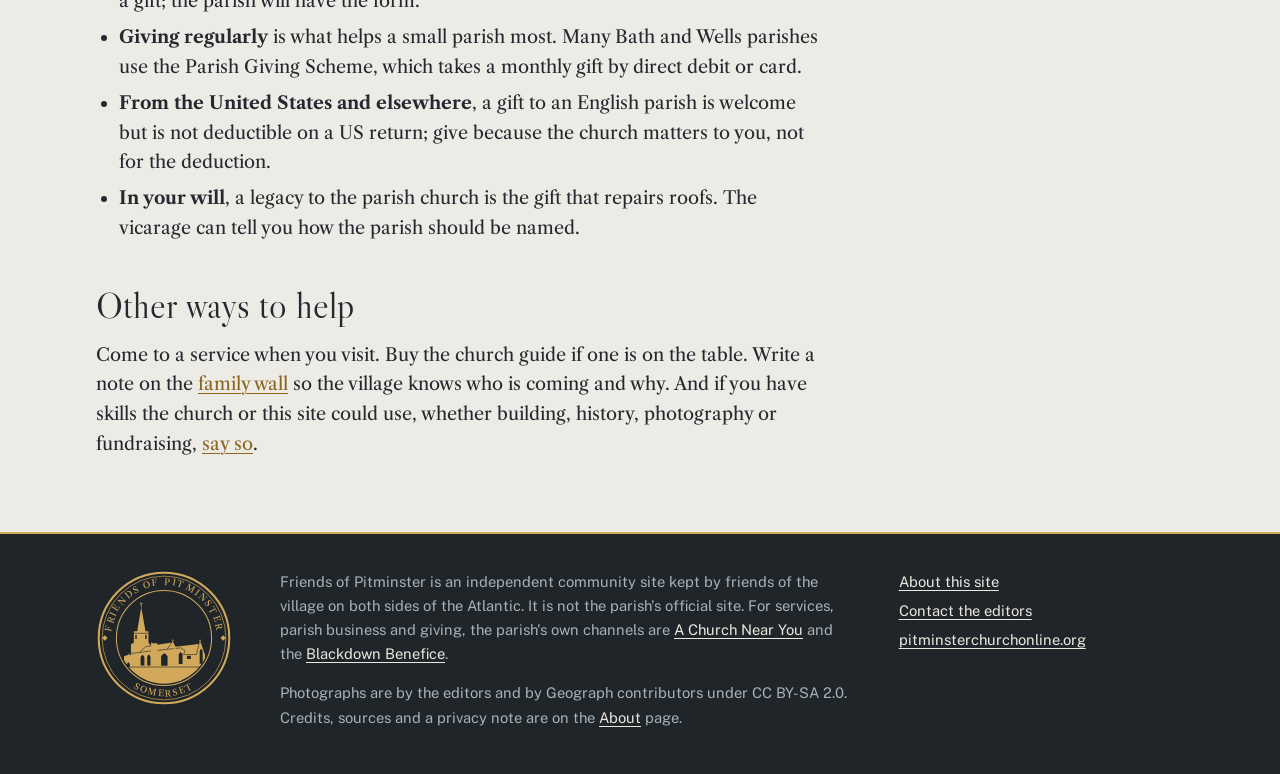
<file: public/visit.html>
<!doctype html>
<html lang="en">
<head>
<meta charset="utf-8">
<meta name="viewport" content="width=device-width, initial-scale=1, viewport-fit=cover">
<title>Visit, worship and give</title>
<meta name="description" content="How to find the church of St Andrew and St Mary at Pitminster, when services are held, and how gifts reach the parish.">
<link rel="canonical" href="https://pitminsterchurchonline.org/visit">
<meta property="og:title" content="Visit, worship and give">
<meta property="og:description" content="How to find the church of St Andrew and St Mary at Pitminster, when services are held, and how gifts reach the parish.">
<meta property="og:image" content="https://pitminsterchurchonline.org/images/church-at-dusk.jpg">
<meta property="og:type" content="website">
<link rel="icon" href="assets/favicon.svg" type="image/svg+xml">
<link rel="preconnect" href="https://fonts.googleapis.com"><link rel="preconnect" href="https://fonts.gstatic.com" crossorigin><link rel="stylesheet" href="https://fonts.googleapis.com/css2?family=Libre+Caslon+Display&family=Libre+Caslon+Text:ital,wght@0,400;0,700;1,400&family=Public+Sans:wght@400;500;600&display=swap">
<link rel="stylesheet" href="assets/site.css">
<script>document.documentElement.classList.add("js")</script>

</head>
<body>
<header class="masthead"><div class="wrap">
<a class="brand" href="/" aria-label="Friends of Pitminster, home"><svg class="mark" viewBox="0 0 200 200" aria-hidden="true" focusable="false"><circle cx="100" cy="100" r="94" fill="none" stroke="currentColor" stroke-width="6"/><circle cx="100" cy="100" r="84.5" fill="none" stroke="currentColor" stroke-width="2"/><defs><clipPath id="c-hd"><circle cx="100" cy="100" r="80.00"/></clipPath><mask id="k-hd" maskUnits="userSpaceOnUse" x="-100" y="-100" width="400" height="400"><rect x="-100" y="-100" width="400" height="400" fill="#fff"/><path d="M49.73,101.73 L49.73,95.48 Q49.73,94.98 50.98,93.83 Q52.23,94.98 52.23,95.48 L52.23,101.73 Z M67.10,101.73 L67.10,95.48 Q67.10,94.98 68.35,93.83 Q69.60,94.98 69.60,95.48 L69.60,101.73 Z M59.04,148.28 L59.04,133.65 Q59.04,132.35 62.36,129.33 Q65.69,132.35 65.69,133.65 L65.69,148.28 Z M70.67,148.28 L70.67,132.98 Q70.67,131.69 73.50,128.66 Q76.33,131.69 76.33,132.98 L76.33,148.28 Z M94.95,148.61 L94.95,132.32 Q94.95,130.62 100.60,126.67 Q106.25,130.62 106.25,132.32 L106.25,148.61 Z M125.80,145.62 L125.80,128.46 Q125.80,127.23 129.13,124.34 Q132.45,127.23 132.45,128.46 L132.45,145.62 Z M140.17,136.97 L140.17,130.99 L146.82,130.99 L146.82,136.97 Z M162.44,144.95 L162.44,123.67 Q162.44,122.08 165.10,118.35 Q167.76,122.08 167.76,123.67 L167.76,144.95 Z M35.36,150.81 L35.36,145.22 Q35.36,144.34 37.76,142.29 Q40.15,144.34 40.15,145.22 L40.15,150.81 Z" fill="#000"/><path d="M47.23,91.75 L72.73,91.75 M57.55,124.55 L68.19,115.11 L77.32,113.83 M42.54,127.08 L77.32,122.61 M88.30,121.68 L117.56,118.62 M113.83,107.58 L105.59,119.55 M119.95,118.35 L129.53,117.16 L136.84,122.34 L134.31,128.99 M134.31,128.99 L157.12,128.99 M161.18,110.37 L156.79,128.99 M-256.17,150.81 L435.43,150.81" fill="none" stroke="#000" stroke-width="1.05" stroke-linejoin="round"/></mask></defs><g clip-path="url(#c-hd)" fill="currentColor"><g mask="url(#k-hd)"><rect x="-60.00" y="150.81" width="320.00" height="160.00"/><path d="M30.04,152.93 L30.04,131.92 L38.95,128.73 L42.20,130.32 L42.20,110.91 L47.23,108.38 L47.23,88.30 L53.18,88.30 L60.10,46.00 L67.68,88.30 L72.73,88.30 L72.73,107.71 L76.99,113.43 L77.32,113.43 L77.32,109.18 L77.92,109.18 L77.92,107.58 L79.12,107.58 L79.12,109.18 L88.30,109.18 L88.30,111.70 L113.57,108.06 L115.56,106.12 L120.08,115.11 L161.11,110.37 L163.11,109.04 L164.77,109.31 L171.42,128.33 L171.82,128.99 L171.82,152.93 Z"/><rect x="115.04" y="102.53" width="1.05" height="4.12"/><rect x="114.21" y="103.33" width="2.70" height="1.05"/><rect x="162.58" y="102.53" width="1.05" height="5.72"/><rect x="161.76" y="103.60" width="2.70" height="1.05"/><rect x="161.51" y="107.71" width="3.20" height="1.60"/><path d="M38.15,129.33 L38.95,124.83 L39.75,129.33 Z"/><circle cx="60.10" cy="45.70" r="0.75"/><rect x="59.65" y="39.60" width="0.90" height="6.40"/><rect x="58.60" y="43.30" width="3.00" height="0.60"/><path d="M57.90,40.00 L58.60,37.60 L59.20,39.00 L60.70,39.20 L60.90,37.70 L61.60,37.90 L61.80,38.70 L62.60,39.00 L61.80,39.50 L61.40,40.70 L59.50,40.70 Z"/></g></g></svg><span class="brand-name">Friends of Pitminster</span></a>
<button class="menu-toggle" type="button" aria-expanded="false" aria-controls="site-nav">Menu</button>
<nav class="nav" id="site-nav" aria-label="Main"><ul><li><a href="church">The church</a></li><li><a href="village">The village</a></li><li><a href="across">Across the water</a></li><li><a href="games">Games</a></li><li><a href="wall">Family wall</a></li><li><a href="visit" aria-current="page">Visit &amp; give</a></li><li><a href="contact">Contact</a></li></ul></nav>
</div></header>

<section class="pagehead has-photo"><div class="wrap">
<div class="rule"></div>
<h1>Visit, worship &amp; give</h1>
<p class="lede">The church is open for worship once a month and welcomes visitors at other times; the village is a good day out from Taunton in any season. The parish, not this site, receives every gift to the church.</p>
<figure>
<img src="images/approaching-pitminster.jpg" width="640" height="480" alt="A footpath across a field towards Pitminster, the church spire visible ahead" fetchpriority="high">
<figcaption>The footpath from Woodram Lane, the spire ahead. Photograph by Derek Harper, CC BY-SA 2.0.</figcaption>
</figure>
</div></section>

<section class="page"><div class="wrap">
<div class="prose">
<h2>Finding the church</h2>
<p>St Andrew and St Mary stands on Church Lane in Pitminster, postcode TA3 7AZ, about four miles south of Taunton off the road to Blagdon Hill and Honiton. The spire shows the way from the lanes to the south. Taunton has the nearest railway station. <a href="https://www.openstreetmap.org/?mlat=50.9661&amp;mlon=-3.1111#map=16/50.9661/-3.1111">Open the map</a>.</p>
<p>If you are coming to see the Treat brass, the Coles tombs or the east window, it is worth writing to the vicarage first to check the church will be open, and the editors are always glad to hear from a visitor before and after.</p>

<h2>Services</h2>
<p>Holy Communion is celebrated on the fourth Sunday of each month at 10.30am, a service shared with St Nicholas, Corfe. For the rest of the month the six churches of the Blackdown Benefice take turns; <a href="https://achurchnearyou.com/church/11367">A Church Near You</a> keeps the current list, and the benefice's own site is <a href="https://blackdown.org.uk">blackdown.org.uk</a>. The vicar is the Revd Jim Fallon, the Vicarage, Pitminster, Taunton TA3 7AZ, telephone 01823 421757.</p>

<h2 id="give">Giving to the church</h2>
<p>A medieval church is kept standing by its parish. The Parochial Church Council is responsible for the building, its roof, its lead and its glass, and for the day-to-day cost of keeping it open; the Church of England does not pay for it centrally. The parish is an excepted charity, and gifts to it are charitable gifts.</p>
<p>Gifts go to the parish directly. This site does not handle money, and never will.</p>
<div class="notice" id="give-link">
<p><b>The parish's online giving page</b> will be linked here once the Parochial Church Council has confirmed which one it uses. Until then, the surest way to give is to contact the vicarage, telephone 01823 421757, which can also take a cheque made out to the parish.</p>
</div>
<ul>
<li><b>UK taxpayers</b> can add Gift Aid, which lets the parish reclaim the basic-rate tax on a gift; the parish will have the form.</li>
<li><b>Giving regularly</b> is what helps a small parish most. Many Bath and Wells parishes use the Parish Giving Scheme, which takes a monthly gift by direct debit or card.</li>
<li><b>From the United States and elsewhere</b>, a gift to an English parish is welcome but is not deductible on a US return; give because the church matters to you, not for the deduction.</li>
<li><b>In your will</b>, a legacy to the parish church is the gift that repairs roofs. The vicarage can tell you how the parish should be named.</li>
</ul>

<h2>Other ways to help</h2>
<p>Come to a service when you visit. Buy the church guide if one is on the table. Write a note on the <a href="wall">family wall</a> so the village knows who is coming and why. And if you have skills the church or this site could use, whether building, history, photography or fundraising, <a href="contact">say so</a>.</p>
</div>

<aside class="aside">
<div class="box">
<h3>The church</h3>
<dl>
<dt>Address</dt><dd>Church Lane, Pitminster, Taunton, Somerset TA3 7AZ</dd>
<dt>Services</dt><dd>Holy Communion, fourth Sunday of the month, 10.30am, with St Nicholas, Corfe</dd>
<dt>Vicar</dt><dd>The Revd Jim Fallon, the Vicarage, Pitminster; 01823 421757</dd>
<dt>Benefice</dt><dd>The Blackdown Benefice, Diocese of Bath and Wells</dd>
</dl>
</div>
<div class="box">
<h3>In the village</h3>
<dl>
<dt>Eat and drink</dt><dd>The Queen's Arms, Pitminster; the Lamb and Flag and the Blagdon Inn, Blagdon Hill</dd>
<dt>Walk</dt><dd>Prior's Park and Adcombe Wood; the lanes to Woodram and Duddlestone</dd>
<dt>Nearby</dt><dd>Taunton (4 miles); the Blackdown Hills; the Wellington Monument</dd>
</dl>
</div>
</aside>
</div></section>
<footer class="foot"><div class="wrap">
<a class="foot-seal" href="/" aria-label="Friends of Pitminster, home"><svg class="seal" viewBox="0 0 200 200" role="img" aria-label="Friends of Pitminster, Somerset"><defs><path id="t-ft" d="M 22,100 A 78,78 0 0 1 178,100"/><path id="b-ft" d="M 14,100 A 86,86 0 0 0 186,100"/></defs><circle cx="100" cy="100" r="96" fill="none" stroke="currentColor" stroke-width="3"/><circle cx="100" cy="100" r="91" fill="none" stroke="currentColor" stroke-width="1"/><circle cx="100" cy="100" r="70" fill="none" stroke="currentColor" stroke-width="1.5"/><g fill="currentColor" font-family="Libre Caslon Text, Georgia, serif" font-size="13" letter-spacing="2.6"><text><textPath href="#t-ft" startOffset="50%" text-anchor="middle">FRIENDS OF PITMINSTER</textPath></text><text><textPath href="#b-ft" startOffset="50%" text-anchor="middle">SOMERSET</textPath></text><path d="M13,96 L17,100 L13,104 L9,100 Z"/><path d="M187,96 L191,100 L187,104 L183,100 Z"/></g><defs><clipPath id="c-ft"><circle cx="100" cy="100" r="67.20"/></clipPath><mask id="k-ft" maskUnits="userSpaceOnUse" x="-100" y="-100" width="400" height="400"><rect x="-100" y="-100" width="400" height="400" fill="#fff"/><path d="M57.77,101.45 L57.77,96.20 Q57.77,95.79 58.82,94.82 Q59.87,95.79 59.87,96.20 L59.87,101.45 Z M72.36,101.45 L72.36,96.20 Q72.36,95.79 73.41,94.82 Q74.46,95.79 74.46,96.20 L74.46,101.45 Z M65.59,140.55 L65.59,128.27 Q65.59,127.18 68.38,124.63 Q71.18,127.18 71.18,128.27 L71.18,140.55 Z M75.37,140.55 L75.37,127.71 Q75.37,126.62 77.74,124.08 Q80.11,126.62 80.11,127.71 L80.11,140.55 Z M95.75,140.83 L95.75,127.15 Q95.75,125.72 100.50,122.40 Q105.25,125.72 105.25,127.15 L105.25,140.83 Z M121.67,138.32 L121.67,123.91 Q121.67,122.87 124.47,120.44 Q127.26,122.87 127.26,123.91 L127.26,138.32 Z M133.74,131.06 L133.74,126.03 L139.33,126.03 L139.33,131.06 Z M152.45,137.76 L152.45,119.89 Q152.45,118.55 154.69,115.42 Q156.92,118.55 156.92,119.89 L156.92,137.76 Z M45.70,142.68 L45.70,137.98 Q45.70,137.25 47.72,135.53 Q49.73,137.25 49.73,137.98 L49.73,142.68 Z" fill="#000"/><path d="M55.67,93.07 L77.10,93.07 M64.34,120.62 L73.28,112.69 L80.95,111.62 M51.74,122.75 L80.95,118.99 M90.17,118.21 L114.75,115.64 M111.62,106.37 L104.69,116.42 M116.76,115.42 L124.80,114.41 L130.95,118.77 L128.82,124.35 M128.82,124.35 L147.98,124.35 M151.39,108.71 L147.70,124.35 M-199.19,142.68 L381.76,142.68" fill="none" stroke="#000" stroke-width="0.88" stroke-linejoin="round"/></mask></defs><g clip-path="url(#c-ft)" fill="currentColor"><g mask="url(#k-ft)"><rect x="-34.40" y="142.68" width="268.80" height="134.40"/><path d="M41.24,144.46 L41.24,126.81 L48.72,124.13 L51.45,125.47 L51.45,109.16 L55.67,107.04 L55.67,90.17 L60.67,90.17 L66.48,54.64 L72.85,90.17 L77.10,90.17 L77.10,106.48 L80.67,111.28 L80.95,111.28 L80.95,107.71 L81.45,107.71 L81.45,106.37 L82.46,106.37 L82.46,107.71 L90.17,107.71 L90.17,109.83 L111.40,106.77 L113.07,105.14 L116.87,112.69 L151.34,108.71 L153.01,107.60 L154.41,107.82 L159.99,123.80 L160.33,124.35 L160.33,144.46 Z"/><rect x="112.63" y="102.12" width="0.88" height="3.46"/><rect x="111.94" y="102.80" width="2.27" height="0.88"/><rect x="152.57" y="102.12" width="0.88" height="4.80"/><rect x="151.88" y="103.02" width="2.27" height="0.88"/><rect x="151.67" y="106.48" width="2.69" height="1.34"/><path d="M48.05,124.64 L48.72,120.86 L49.39,124.64 Z"/><circle cx="66.48" cy="54.39" r="0.63"/><rect x="66.11" y="49.27" width="0.76" height="5.38"/><rect x="65.22" y="52.37" width="2.52" height="0.50"/><path d="M64.64,49.60 L65.22,47.59 L65.73,48.76 L66.99,48.93 L67.16,47.67 L67.74,47.84 L67.91,48.51 L68.58,48.76 L67.91,49.18 L67.58,50.19 L65.98,50.19 Z"/></g></g></svg></a>
<div>
<p>Friends of Pitminster is an independent community site kept by friends of the village on both sides of the Atlantic. It is not the parish's official site. For services, parish business and giving, the parish's own channels are <a href="https://achurchnearyou.com/church/11367">A Church Near You</a> and the <a href="https://blackdown.org.uk">Blackdown Benefice</a>.</p>
<p>Photographs are by the editors and by Geograph contributors under CC BY-SA 2.0. Credits, sources and a privacy note are on the <a href="about">About</a> page.</p>
</div>
<ul>
<li><a href="about">About this site</a></li>
<li><a href="contact">Contact the editors</a></li>
<li><a href="/">pitminsterchurchonline.org</a></li>
</ul>
</div></footer>
<script src="assets/site.js" defer></script>
</body>
</html>
</file>
<file: public/assets/site.css>
/* Friends of Pitminster — site styles
   Layout: a parish noticeboard. Left-aligned measure, photographs sit in the
   text column at their true size, Ham-stone brass rules carry the structure. */

:root {
  /* color */
  --stone: #EDEBE6;      /* lime-washed stone: the page */
  --stone-2: #E1DED6;    /* deeper stone: bands and panels */
  --paper: #F8F7F3;      /* a lighter sheet for forms and notes */
  --slate: #23292E;      /* ink; the slate roofs */
  --lead: #5C6973;       /* secondary text; the lead spire */
  --line: #CFCAC0;       /* hairlines */
  --ham: #B4862B;        /* Ham stone / engraved brass: the accent */
  --ham-2: #8A661E;      /* brass in shadow: links on light ground */
  --moss: #3F5A3F;       /* the Blackdown green */
  --gules: #8F2A20;      /* the red of the Treat arms, used once */
  /* type */
  --display: "Libre Caslon Display", "Libre Caslon Text", Georgia, "Times New Roman", serif;
  --body: "Libre Caslon Text", Georgia, "Times New Roman", serif;
  --measure: 66ch;
  /* the masthead and footer: slate in both themes */
  --night: #1F2529;
  --night-2: #2A3237;
  --night-ink: #ECE8E0;
  --night-mute: #A9B2B8;
  --night-brass: #D2A95B;
  --gutter: max(16px, env(safe-area-inset-left, 0px));
  color-scheme: light;
}
@media (min-width: 48rem) { :root { --gutter: max(32px, env(safe-area-inset-left, 0px)); } }
@media (prefers-color-scheme: dark) {
  :root:not([data-theme="light"]) {
    --stone: #1B2024; --stone-2: #242B31; --paper: #20262B;
    --slate: #E7E3DB; --lead: #A6AFB6; --line: #3A434A;
    --ham: #D2A95B; --ham-2: #E2BF78; --moss: #93B38F; --gules: #D86A5E;
    color-scheme: dark;
  }
}
:root[data-theme="dark"] {
  --stone: #1B2024; --stone-2: #242B31; --paper: #20262B;
  --slate: #E7E3DB; --lead: #A6AFB6; --line: #3A434A;
  --ham: #D2A95B; --ham-2: #E2BF78; --moss: #93B38F; --gules: #D86A5E;
  color-scheme: dark;
}

* { box-sizing: border-box; }
html { -webkit-text-size-adjust: 100%; }
body {
  margin: 0;
  background: var(--stone);
  color: var(--slate);
  font-family: var(--body);
  font-size: 1.0625rem;
  line-height: 1.6;
}
img { max-width: 100%; height: auto; display: block; }
a { color: var(--ham-2); text-decoration-thickness: 1px; text-underline-offset: 3px; }
a:hover { color: var(--slate); }
:focus-visible { outline: 2px solid var(--ham); outline-offset: 3px; }
h1, h2, h3 { font-family: var(--display); font-weight: 400; line-height: 1.12; margin: 0; text-wrap: balance; }
h1 { font-size: clamp(2.1rem, 1.3rem + 3.4vw, 3.5rem); letter-spacing: -0.005em; }
h2 { font-size: clamp(1.6rem, 1.2rem + 1.6vw, 2.3rem); }
h3 { font-size: 1.25rem; }
p { margin: 0; }
p + p, p + ul, ul + p { margin-top: 1em; }
ul, ol { margin: 0; padding-left: 1.25em; }
li + li { margin-top: .35em; }
figure { margin: 0; }
figcaption { font-size: .9rem; color: var(--lead); margin-top: .5rem; line-height: 1.45; }
hr { border: 0; border-top: 1px solid var(--line); margin: 2.5rem 0; }
small, .small { font-size: .9rem; }
.muted { color: var(--lead); }
.tnum { font-variant-numeric: tabular-nums; }

/* containers */
.wrap {
  max-width: 72rem;
  margin: 0 auto;
  padding-left: var(--gutter);
  padding-right: var(--gutter);
}
.prose { max-width: var(--measure); }
.prose h2 { margin-top: 2.6rem; margin-bottom: .9rem; }
.prose h2:first-child { margin-top: 0; }
.prose h3 { margin-top: 1.8rem; margin-bottom: .5rem; }
.prose figure { margin: 1.6rem 0; }
.prose ul, .prose ol { margin-top: .75em; }

/* a brass rule above section titles, the way a tablet is ruled */
.rule { border-top: 2px solid var(--ham); width: 3.5rem; margin: 0 0 .9rem; }
.band { background: var(--stone-2); }
.band-dark { background: var(--slate); color: var(--stone); }
.band-dark a { color: var(--ham); }
.band-dark a:hover { color: var(--stone); }
.band-dark .muted { color: #B9C0C6; }

/* masthead: a slate band ruled in brass, like the edge of the 1902 tablet */
.masthead { background: var(--night); color: var(--night-ink); border-bottom: 2px solid var(--night-brass); position: relative; z-index: 5; }
.masthead .wrap { display: flex; flex-wrap: wrap; align-items: center; justify-content: space-between; gap: .5rem 2rem; padding-block: .7rem; }
.brand { display: flex; align-items: center; gap: .8rem; color: var(--night-ink); text-decoration: none; min-width: 0; }
.brand .mark { width: 2.75rem; height: 2.75rem; flex: none; color: var(--night-brass); }
.brand-name { font-family: var(--display); font-size: 1.5rem; line-height: 1.05; letter-spacing: .005em; }
.brand:hover .brand-name { color: var(--night-brass); }
.nav ul { list-style: none; margin: 0; padding: 0; display: flex; flex-wrap: wrap; gap: 0 1.4rem; }
.nav li { margin: 0; }
.nav a { display: inline-block; padding: .45rem 0; text-decoration: none; color: var(--night-ink); border-bottom: 1px solid transparent; font-size: 1rem; }
.nav a:hover { color: var(--night-brass); }
.nav a[aria-current="page"] { border-bottom-color: var(--night-brass); color: var(--night-brass); }
.menu-toggle { display: none; font: inherit; font-family: var(--display); font-size: 1.05rem; color: var(--night-ink); background: transparent; border: 1px solid var(--night-mute); padding: .35rem .8rem; cursor: pointer; line-height: 1.2; }
.menu-toggle:hover, .menu-toggle[aria-expanded="true"] { border-color: var(--night-brass); color: var(--night-brass); }
@media (max-width: 71.99rem) {
  .js .menu-toggle { display: block; }
  .nav { flex-basis: 100%; }
  .js .nav { display: none; }
  .js .nav.open { display: block; }
  .nav ul { flex-direction: column; gap: 0; padding: .25rem 0 .5rem; }
  .nav a { display: block; padding: .7rem 0; border-bottom: 1px solid var(--night-2); font-size: 1.1rem; }
  .nav li:last-child a { border-bottom: 0; }
  .nav a[aria-current="page"] { border-bottom-color: var(--night-2); }
}
@media (max-width: 47.99rem) {
  .brand .mark { width: 2.4rem; height: 2.4rem; }
  .brand-name { font-size: 1.25rem; }
}

/* hero: the church at dusk, full-bleed; the headline sits over the churchyard */
.hero { position: relative; height: min(78svh, 46rem); min-height: 26rem; background: var(--night); overflow: hidden; }
.hero-img { position: absolute; inset: 0; width: 100%; height: 100%; object-fit: cover; object-position: 38% 30%; }
.hero::after { content: ""; position: absolute; inset: 0; background: linear-gradient(to top, rgba(17,21,24,.88) 0%, rgba(17,21,24,.55) 32%, rgba(17,21,24,0) 62%); pointer-events: none; }
.hero-copy { position: absolute; left: 0; right: 0; bottom: 0; z-index: 1; color: #F3EFE7; }
.hero-copy .wrap { padding-block: 0 1.6rem; }
.hero h1 { font-size: clamp(2.05rem, 1.2rem + 3.9vw, 4.4rem); max-width: 17ch; line-height: 1.06; text-shadow: 0 1px 18px rgba(0,0,0,.35); }
.hero-credit { margin-top: .9rem; font-size: .82rem; color: rgba(243,239,231,.72); }
@media (min-width: 56rem) { .hero { height: min(86vh, 52rem); } .hero-copy .wrap { padding-block: 0 2.6rem; } }
.lede { font-size: 1.2rem; line-height: 1.5; }

/* the standfirst under the hero */
.intro .wrap { display: grid; gap: 1.5rem 4rem; padding-block: 2.25rem 2.5rem; }
@media (min-width: 56rem) { .intro .wrap { grid-template-columns: minmax(0, 1fr) 16rem; padding-block: 3rem; align-items: start; } }
.intro-text { max-width: 62ch; }
.intro .lede { font-size: clamp(1.2rem, 1.05rem + .5vw, 1.4rem); line-height: 1.5; }
.intro-links { list-style: none; padding: 0; margin: 0; border-top: 2px solid var(--ham); }
.intro-links li { margin: 0; }
.intro-links a { display: flex; justify-content: space-between; align-items: baseline; gap: 1rem; padding: .8rem 0; border-bottom: 1px solid var(--line); text-decoration: none; color: var(--slate); font-family: var(--display); font-size: 1.2rem; }
.intro-links a::after { content: ""; flex: none; width: .45rem; height: .45rem; border-top: 1.5px solid var(--ham-2); border-right: 1.5px solid var(--ham-2); transform: rotate(45deg) translateY(-.1rem); }
.intro-links a:hover { color: var(--ham-2); }

/* three equal doors */
.doors { display: grid; gap: 2rem; padding-block: 2.5rem 3rem; }
@media (min-width: 48rem) { .doors { grid-template-columns: repeat(3, minmax(0, 1fr)); gap: 2.5rem; } }
.door { display: flex; flex-direction: column; gap: .75rem; min-width: 0; }
.door img { width: 100%; aspect-ratio: 3 / 2; object-fit: cover; }
.door h2 { font-size: 1.6rem; }
.door p { flex: 1; }
.door a.more { font-family: var(--display); font-size: 1.05rem; text-decoration: none; border-bottom: 1px solid var(--ham); align-self: flex-start; }
.door a.more:hover { color: var(--ham-2); }

/* page header: the photograph leads on a phone; on a laptop it sits beside the title */
.pagehead .wrap { padding-block: 2.25rem 1.5rem; }
.pagehead h1 { max-width: 20ch; margin-bottom: .75rem; }
.pagehead .lede { max-width: 58ch; }
.pagehead figure { margin-top: 1.5rem; max-width: 48rem; }
.pagehead.has-photo .wrap { display: grid; grid-template-columns: minmax(0, 1fr); padding-top: 0; }
.pagehead.has-photo figure { order: -1; margin: 0 calc(-1 * var(--gutter)) 1.6rem; max-width: none; }
.pagehead.has-photo figure img { width: 100%; aspect-ratio: 4 / 3; object-fit: cover; }
.pagehead.has-photo figure.natural img { aspect-ratio: auto; }
.pagehead.has-photo figcaption { padding: 0 var(--gutter); }
@media (min-width: 56rem) {
  .pagehead.has-photo .wrap { grid-template-columns: minmax(0, 6fr) minmax(0, 7fr); grid-template-rows: auto auto 1fr; column-gap: 3.5rem; padding-block: 3rem 1.5rem; }
  .pagehead.has-photo .wrap > :not(figure) { grid-column: 1; }
  .pagehead.has-photo figure { order: 0; grid-column: 2; grid-row: 1 / span 3; margin: 0; }
  .pagehead.has-photo figcaption { padding: 0; }
}

/* generic page body */
.page .wrap { padding-block: 2rem 3.5rem; display: grid; gap: 2.5rem 4rem; }
@media (min-width: 60rem) { .page .wrap { grid-template-columns: minmax(0, 1fr) 18rem; } }
.aside { font-size: .95rem; min-width: 0; }
.aside h3 { font-size: 1.15rem; margin-bottom: .5rem; }
.aside .box { background: var(--paper); border-top: 2px solid var(--ham); padding: 1rem 1.1rem; }
.aside .box + .box { margin-top: 1.25rem; }
.aside dl { margin: 0; }
.aside dt { color: var(--lead); font-size: .85rem; }
.aside dd { margin: 0 0 .7rem; }
.aside dd:last-child { margin-bottom: 0; }

/* two-up figures */
.pair { display: grid; gap: 1.25rem; margin: 1.6rem 0; }
@media (min-width: 40rem) { .pair { grid-template-columns: 1fr 1fr; } }
.pair img { width: 100%; aspect-ratio: 3 / 2; object-fit: cover; }
.pair-prog { align-items: start; }
.pair-prog img { aspect-ratio: auto; object-fit: contain; max-width: 14rem; }
@media (min-width: 40rem) { .pair-prog { grid-template-columns: minmax(0, 14rem) 1fr; } }

/* the Atlantic timeline: Somerset above the brass line, New England below */
.tl { overflow-x: auto; padding-block: 1rem .5rem; -webkit-overflow-scrolling: touch; }
.tl-track { position: relative; display: grid; grid-auto-flow: column; grid-auto-columns: 11.5rem; gap: 0; min-width: max-content; padding: 0 .5rem; }
.tl-track::before { content: ""; position: absolute; left: 0; right: 0; top: 50%; border-top: 2px solid var(--ham); }
.tl-item { display: grid; grid-template-rows: 1fr 1.6rem 1fr; min-height: 15rem; padding: 0 .9rem 0 0; }
.tl-item .above, .tl-item .below { font-size: .92rem; line-height: 1.4; }
.tl-item .above { align-self: end; padding-bottom: .75rem; }
.tl-item .below { align-self: start; padding-top: .75rem; }
.tl-item .pip { position: relative; }
.tl-item .pip::before { content: ""; position: absolute; left: 0; top: 50%; width: .8rem; height: .8rem; transform: translateY(-50%); background: var(--ham); border-radius: 50%; box-shadow: 0 0 0 3px var(--stone-2); }
.tl-item .pip span { position: absolute; left: 1.1rem; top: 50%; transform: translateY(-50%); font-family: var(--display); font-size: 1.05rem; font-variant-numeric: tabular-nums; background: var(--stone-2); padding: 0 .35rem; }
.tl-item .where { color: var(--lead); font-size: .8rem; display: block; margin-bottom: .15rem; }
.tl-key { display: flex; gap: 1.5rem; font-size: .85rem; color: var(--lead); margin-top: .25rem; }

/* arms */
.arms { display: grid; grid-template-columns: 6.5rem 1fr; gap: 1.25rem; align-items: center; margin: 1.6rem 0; }
.arms svg { width: 100%; height: auto; }

/* the line of descent: a true sequence, so it is numbered */
.line { counter-reset: gen; list-style: none; padding: 0; margin: 1rem 0 0; max-width: var(--measure); }
.line li { counter-increment: gen; position: relative; padding: .55rem 0 .55rem 2.6rem; margin: 0; border-top: 1px solid var(--line); }
.line li::before { content: counter(gen); position: absolute; left: 0; top: .55rem; font-family: var(--display); color: var(--ham-2); font-variant-numeric: tabular-nums; }
.line li:last-child { border-bottom: 1px solid var(--line); }
.line b { font-weight: 400; font-family: var(--display); }

/* games */
.games { display: grid; gap: 2rem; }
@media (min-width: 48rem) { .games { grid-template-columns: 1fr 1fr; } }
.game { background: var(--paper); border-top: 2px solid var(--ham); padding: 1.25rem 1.35rem 1.5rem; display: flex; flex-direction: column; gap: .75rem; min-width: 0; }
.game h2 { font-size: 1.5rem; }
.game .status { color: var(--lead); font-size: .9rem; }

/* buttons */
.btn { display: inline-block; font-family: var(--display); font-size: 1.05rem; color: var(--stone); background: var(--slate); text-decoration: none; padding: .6rem 1.1rem; border: 1px solid var(--slate); cursor: pointer; line-height: 1.3; }
.btn:hover { background: var(--ham-2); border-color: var(--ham-2); color: #fff; }
.btn-quiet { background: transparent; color: var(--slate); }
.btn-quiet:hover { background: var(--slate); color: var(--stone); }
.band-dark .btn { background: var(--ham); border-color: var(--ham); color: #1B2024; }
.band-dark .btn:hover { background: var(--stone); border-color: var(--stone); color: var(--slate); }

/* forms */
form { max-width: var(--measure); }
.field { display: grid; gap: .3rem; margin-top: 1rem; }
.field label { font-size: .95rem; }
.field .hint { font-size: .85rem; color: var(--lead); }
input[type="text"], input[type="email"], input[type="password"], textarea, select {
  font: inherit; color: var(--slate); background: var(--paper);
  border: 1px solid var(--line); border-bottom-color: var(--lead); padding: .55rem .7rem; width: 100%; max-width: 100%;
}
textarea { min-height: 8rem; resize: vertical; }
input:focus, textarea:focus { border-color: var(--ham); outline: none; box-shadow: 0 0 0 3px color-mix(in srgb, var(--ham) 25%, transparent); }
.hp { position: absolute; left: -9999px; width: 1px; height: 1px; overflow: hidden; }
.notice { background: var(--paper); border-left: 3px solid var(--ham); padding: .8rem 1rem; margin-top: 1rem; }
.notice.ok { border-left-color: var(--moss); }
.notice.err { border-left-color: var(--gules); }

/* the family wall */
.wall { display: grid; gap: 1.25rem; margin-top: 1.5rem; }
.post { background: var(--paper); border-top: 2px solid var(--ham); padding: 1rem 1.15rem 1.1rem; min-width: 0; }
.post header { display: flex; flex-wrap: wrap; gap: .25rem .75rem; align-items: baseline; margin-bottom: .5rem; }
.post header b { font-family: var(--display); font-weight: 400; font-size: 1.15rem; }
.post header span { color: var(--lead); font-size: .9rem; }
.post p { white-space: pre-line; overflow-wrap: anywhere; }
.post .ex { color: var(--lead); font-size: .8rem; margin-top: .6rem; }

/* visit strip on the home page */
.strip .wrap { display: grid; gap: 1.5rem 3rem; padding-block: 2.25rem; }
@media (min-width: 56rem) { .strip .wrap { grid-template-columns: 1fr 1fr; } }
.strip h2 { font-size: 1.6rem; margin-bottom: .6rem; }

/* footer: the slate band again, with the lettered seal */
.foot { background: var(--night); color: var(--night-mute); border-top: 2px solid var(--night-brass); margin-top: 1rem; }
.foot .wrap { padding-block: 2.25rem 2.75rem; display: grid; gap: 1.5rem 3rem; font-size: .9rem; align-items: start; }
@media (min-width: 48rem) { .foot .wrap { grid-template-columns: 8.5rem minmax(0, 2fr) minmax(0, 1fr); } }
.foot .foot-seal { display: block; width: 8.5rem; color: var(--night-brass); }
.foot .foot-seal:hover { color: var(--night-ink); }
.foot-seal svg { display: block; width: 100%; height: auto; }
.foot a { color: var(--night-ink); }
.foot a:hover { color: var(--night-brass); }
.foot ul { list-style: none; padding: 0; }

/* admin */
.admin-row { display: grid; grid-template-columns: 1fr auto; gap: .75rem; align-items: start; border-top: 1px solid var(--line); padding: .8rem 0; }
.admin-row .acts { display: flex; gap: .5rem; flex-wrap: wrap; }
.admin-row .acts button { font: inherit; font-size: .9rem; padding: .35rem .7rem; cursor: pointer; background: var(--paper); border: 1px solid var(--line); color: var(--slate); }
.admin-row .acts button:hover { border-color: var(--ham); }
.tabs { display: flex; gap: 1rem; flex-wrap: wrap; margin: 1rem 0; }
.tabs button { font: inherit; background: none; border: 0; border-bottom: 2px solid transparent; padding: .3rem 0; cursor: pointer; color: var(--slate); }
.tabs button[aria-selected="true"] { border-bottom-color: var(--ham); }

@media (prefers-reduced-motion: no-preference) {
  a, .btn, .nav a { transition: color .15s ease, background-color .15s ease, border-color .15s ease; }
}
@media print { .nav, .menu-toggle, .foot, .btn { display: none; } .masthead, .hero { background: none; color: #000; } .hero { height: auto; } .hero-img, .hero::after { display: none; } .hero-copy { position: static; color: #000; } }

/* ------------------------------------------------------------------
   Polish, October 2026. Caslon stays for everything read; Public Sans,
   the plain sans used on joshtreat.com and treatfamily.org, takes over
   the things you press, scan or fill in: the menu, buttons, captions,
   labels and small print. Panels become cards with a brass top edge.
   ------------------------------------------------------------------ */
:root { --ui: "Public Sans", "Helvetica Neue", Arial, sans-serif; --radius: 3px; }
body { font-size: 1.125rem; line-height: 1.65; }

/* masthead: stays with you as you scroll */
.masthead { position: sticky; top: 0; z-index: 20; }
.masthead .wrap { min-height: 4rem; }
.nav a { font-family: var(--ui); font-size: .95rem; font-weight: 500; letter-spacing: .005em; }
.menu-toggle { font-family: var(--ui); font-size: .95rem; font-weight: 600; border-radius: var(--radius); padding: .45rem .95rem; }
@media (max-width: 71.99rem) {
  .js .nav.open { max-height: calc(100svh - 4.5rem); overflow-y: auto; }
  .nav a { font-size: 1.05rem; }
}

/* buttons */
.btn { font-family: var(--ui); font-weight: 600; font-size: 1rem; line-height: 1.2; padding: .8rem 1.3rem; border-radius: var(--radius); }
.btn-brass, .band-dark .btn-brass { background: var(--night-brass); border-color: var(--night-brass); color: #1B2024; }
.btn-brass:hover { background: #E2BF78; border-color: #E2BF78; color: #1B2024; }
.btn-ghost { background: transparent; border-color: rgba(243,239,231,.55); color: #F3EFE7; }
.btn-ghost:hover { background: rgba(243,239,231,.1); border-color: #F3EFE7; color: #F3EFE7; }
.btn-row { display: flex; flex-wrap: wrap; gap: .75rem; margin-top: 1.4rem; }

/* hero: a line under the headline and two clear ways in */
.hero { height: auto; min-height: min(88svh, 54rem); display: flex; align-items: flex-end; }
@media (min-width: 56rem) { .hero { height: auto; min-height: min(88vh, 54rem); } }
.hero::after { background: linear-gradient(to top, rgba(17,21,24,.92) 0%, rgba(17,21,24,.62) 38%, rgba(17,21,24,.05) 72%); }
.hero-copy { position: relative; width: 100%; padding-top: 14rem; }
.hero-sub { font-size: clamp(1.1rem, 1rem + .5vw, 1.35rem); line-height: 1.45; color: rgba(243,239,231,.9); max-width: 44ch; margin-top: 1rem; text-shadow: 0 1px 12px rgba(0,0,0,.35); }
.hero-actions { display: flex; flex-wrap: wrap; gap: .75rem; margin-top: 1.6rem; }
.hero-credit { font-family: var(--ui); font-size: .8rem; margin-top: 1.4rem; }

/* small print and labels in the sans */
figcaption, .hero-credit, .small, small, .aside dt, .field label, .field .hint, .post header span, .post .ex,
.game .status, .tl-key, .tl-item .where, .foot, .notice, .tabs button, .admin-row .acts button { font-family: var(--ui); }
figcaption { font-size: .85rem; }
.small, small { font-size: .88rem; }
.aside dt { font-size: .78rem; font-weight: 600; letter-spacing: .02em; color: var(--lead); margin-top: .2rem; }
.field label { font-size: .92rem; font-weight: 600; }
.field .hint { font-size: .82rem; }
.foot { font-size: .92rem; }
.foot .wrap { font-size: .92rem; }

/* section titles get a little more presence */
.strip h2, .band h2 { font-size: clamp(1.7rem, 1.3rem + 1.4vw, 2.3rem); }
.pagehead .wrap { padding-block: 2.75rem 1.75rem; }

/* intro links */
.intro-links a { font-size: 1.25rem; padding: .95rem 0; }

/* the three doors become cards */
.doors { gap: 1.75rem; padding-block: 3rem 3.5rem; }
.door { background: var(--paper); border: 1px solid var(--line); border-top: 3px solid var(--ham); gap: .7rem; padding-bottom: 1.5rem; }
.door > :not(img) { margin-inline: 1.35rem; }
.door img { margin-bottom: .4rem; }
.door h2 { font-size: 1.75rem; }
.door a.more { font-family: var(--ui); font-weight: 600; font-size: .98rem; border-bottom: 0; text-decoration: underline; text-decoration-color: var(--ham); text-underline-offset: 4px; }

/* panels: sidebar boxes, game cards, wall notes */
.aside .box, .game, .post { background: var(--paper); border: 1px solid var(--line); border-top: 3px solid var(--ham); }
.aside .box { padding: 1.2rem 1.35rem 1.3rem; }
.aside .box h3 { font-size: 1.3rem; margin-bottom: .7rem; }
.game { padding: 0 1.5rem 1.6rem; }
.game .cover { margin: 0 -1.5rem .5rem; width: calc(100% + 3rem); max-width: none; aspect-ratio: 8 / 5; object-fit: cover; border-bottom: 1px solid var(--line); }
.game h2 { font-size: 1.75rem; }
.game .go { margin-top: auto; padding-top: .5rem; }
.post { padding: 1.1rem 1.25rem 1.2rem; }

/* forms */
input[type="text"], input[type="email"], input[type="password"], textarea, select { border-radius: var(--radius); border-bottom-color: var(--line); padding: .65rem .8rem; }
.notice { border-radius: 0 var(--radius) var(--radius) 0; font-size: .95rem; }
input[type="text"], input[type="email"], input[type="password"], textarea, select { font-family: var(--ui); font-size: 1rem; }

/* An illustration set into the page: the paper tone is blended away so only the line work shows */
.engraving-art { position: relative; }
.engraving img, .engraving video { display: block; width: 100%; height: auto; filter: brightness(1.18); mix-blend-mode: multiply;
  -webkit-mask-image: radial-gradient(ellipse 50% 50% at 50% 50%, #000 72%, transparent 100%); mask-image: radial-gradient(ellipse 50% 50% at 50% 50%, #000 72%, transparent 100%); }
.engraving-art video { position: absolute; inset: 0; height: 100%; object-fit: cover; }
.engraving figcaption { text-align: center; }
@media (prefers-reduced-motion: reduce) { .engraving-art video { display: none; } }
/* On the dark theme the drawing is inverted to light line on slate */
@media (prefers-color-scheme: dark) { :root:not([data-theme="light"]) .engraving img, :root:not([data-theme="light"]) .engraving video { filter: brightness(1.18) invert(1) hue-rotate(180deg); mix-blend-mode: screen; } }
:root[data-theme="dark"] .engraving img, :root[data-theme="dark"] .engraving video { filter: brightness(1.18) invert(1) hue-rotate(180deg); mix-blend-mode: screen; }
</file>
